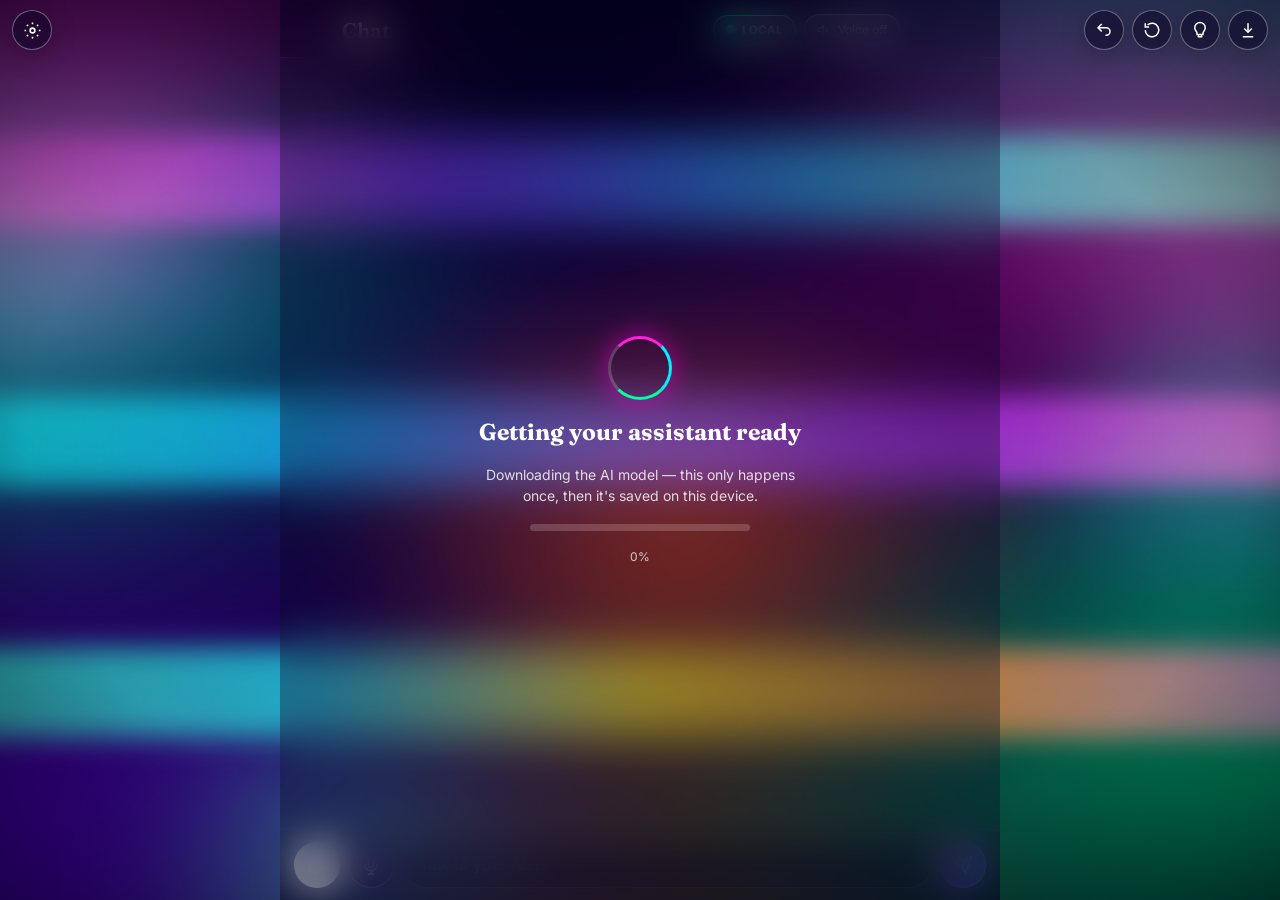
<file: ai-chat.html>
<!DOCTYPE html>
<html lang="en">
<head>
<meta charset="UTF-8">
<meta name="viewport" content="width=device-width, initial-scale=1.0, maximum-scale=1.0, user-scalable=no">
<title>Free AI — Neon Aurora</title>
<link id="manifestLink" rel="manifest">
<meta name="theme-color" content="#24006d">
<meta name="apple-mobile-web-app-capable" content="yes">
<meta name="apple-mobile-web-app-status-bar-style" content="black-translucent">
<meta name="apple-mobile-web-app-title" content="Free AI">
<style>
@import url('https://fonts.googleapis.com/css2?family=Fraunces:wght@500;600&family=Inter:wght@400;500;600&display=swap');
:root{--ink:#fff;--muted:rgba(255,255,255,.72);--border:rgba(255,255,255,.25);--pink:#ff20d9;--purple:#7b2cff;--blue:#168cff;--cyan:#00f0ff;--green:#00ff9d;}
*{box-sizing:border-box;-webkit-tap-highlight-color:transparent;}
html,body{width:100%;height:100%;margin:0;padding:0;overflow:hidden;background:#03000d;color:white;font-family:'Inter',-apple-system,BlinkMacSystemFont,sans-serif;overscroll-behavior:none;}
button,textarea,select{-webkit-appearance:none;appearance:none;}
#bg{position:fixed;inset:0;width:100vw;height:100vh;height:100dvh;overflow:hidden;z-index:0;pointer-events:none;background:radial-gradient(ellipse at center,#24006d 0%,#09002e 45%,#02000d 100%);transition:background .7s ease;}
#bg::before{content:"";position:absolute;width:170%;height:170%;left:-35%;top:-35%;background:radial-gradient(ellipse at 8% 18%,rgba(255,0,204,.95) 0%,rgba(255,0,204,0) 27%),radial-gradient(ellipse at 90% 15%,rgba(0,220,255,.92) 0%,rgba(0,220,255,0) 28%),radial-gradient(ellipse at 82% 72%,rgba(0,255,145,.78) 0%,rgba(0,255,145,0) 27%),radial-gradient(ellipse at 18% 82%,rgba(110,0,255,.92) 0%,rgba(110,0,255,0) 30%),radial-gradient(ellipse at 52% 55%,rgba(255,90,0,.70) 0%,rgba(255,90,0,0) 23%);filter:blur(48px);animation:cloudMove 18s ease-in-out infinite alternate;will-change:transform;}
#bg::after{content:"";position:absolute;width:180%;height:180%;left:-40%;top:-40%;background:radial-gradient(ellipse at 20% 40%,rgba(0,255,255,.72) 0%,rgba(0,255,255,0) 23%),radial-gradient(ellipse at 78% 34%,rgba(255,0,170,.78) 0%,rgba(255,0,170,0) 24%),radial-gradient(ellipse at 50% 90%,rgba(255,220,0,.58) 0%,rgba(255,220,0,0) 25%);filter:blur(65px);mix-blend-mode:screen;animation:cloudMove2 23s ease-in-out infinite alternate;will-change:transform;}
@keyframes cloudMove{0%{transform:rotate(0deg) scale(1) translate3d(-2%,-1%,0);}25%{transform:rotate(8deg) scale(1.08) translate3d(5%,-4%,0);}50%{transform:rotate(-5deg) scale(1.15) translate3d(-4%,6%,0);}75%{transform:rotate(12deg) scale(1.05) translate3d(6%,2%,0);}100%{transform:rotate(-8deg) scale(1.18) translate3d(-3%,-5%,0);}}
@keyframes cloudMove2{0%{transform:rotate(0deg) scale(1) translate3d(3%,0,0);}30%{transform:rotate(-12deg) scale(1.12) translate3d(-5%,5%,0);}60%{transform:rotate(10deg) scale(1.18) translate3d(4%,-4%,0);}100%{transform:rotate(-6deg) scale(1.08) translate3d(-6%,3%,0);}}
body.bg-eggshell{background:#f4f0e6;color:#171717;}
body.bg-eggshell #bg{background:#f4f0e6;}
body.bg-eggshell #bg::before,body.bg-eggshell #bg::after,body.bg-eggshell .aurora-ribbon,body.bg-eggshell .neon-glow{display:none;}
body.bg-eggshell .vignette{display:none;}
body.bg-gradient #bg{background:linear-gradient(125deg,#ff007a,#7b2cff,#168cff,#00eaff,#00ff9d,#ffe600);background-size:600% 600%;animation:gradientMove 14s ease infinite;}
body.bg-gradient #bg::before{opacity:.18;}
body.bg-gradient #bg::after{opacity:.12;}
@keyframes gradientMove{0%{background-position:0% 50%}25%{background-position:100% 20%}50%{background-position:100% 90%}75%{background-position:0% 80%}100%{background-position:0% 50%}}
.aurora-ribbon{position:absolute;width:160%;height:90px;left:-30%;border-radius:999px;filter:blur(14px);opacity:.78;mix-blend-mode:screen;will-change:transform;}
.ribbon1{top:15%;background:linear-gradient(90deg,transparent,#ff00cc,#7b2cff,#00ccff,#00ff9d,transparent);animation:ribbon1 13s ease-in-out infinite alternate;}
.ribbon2{top:44%;background:linear-gradient(90deg,transparent,#00f0ff,#168cff,#7b2cff,#ff20d9,transparent);animation:ribbon2 17s ease-in-out infinite alternate;}
.ribbon3{top:72%;background:linear-gradient(90deg,transparent,#00ff9d,#00f0ff,#ffe600,#ff6a00,#ff20d9,transparent);animation:ribbon3 15s ease-in-out infinite alternate;}
@keyframes ribbon1{0%{transform:translateX(-18%) translateY(0) rotate(-15deg) scaleY(1);}50%{transform:translateX(8%) translateY(35px) rotate(-7deg) scaleY(1.8);}100%{transform:translateX(-5%) translateY(-25px) rotate(-18deg) scaleY(1.2);}}
@keyframes ribbon2{0%{transform:translateX(12%) translateY(0) rotate(13deg) scaleY(1);}50%{transform:translateX(-10%) translateY(-45px) rotate(20deg) scaleY(1.7);}100%{transform:translateX(5%) translateY(30px) rotate(7deg) scaleY(1.25);}}
@keyframes ribbon3{0%{transform:translateX(-10%) translateY(0) rotate(-10deg) scaleY(1);}50%{transform:translateX(14%) translateY(-30px) rotate(-17deg) scaleY(1.8);}100%{transform:translateX(-2%) translateY(35px) rotate(-4deg) scaleY(1.3);}}
.neon-glow{position:absolute;width:280px;height:280px;border-radius:50%;filter:blur(75px);opacity:.44;mix-blend-mode:screen;will-change:transform;}
.glow1{background:#ff00cc;top:5%;left:-90px;animation:glow1 12s ease-in-out infinite alternate;}
.glow2{background:#00eaff;right:-90px;top:35%;animation:glow2 14s ease-in-out infinite alternate;}
.glow3{background:#00ff88;left:15%;bottom:-130px;animation:glow3 17s ease-in-out infinite alternate;}
@keyframes glow1{to{transform:translate3d(45vw,20vh,0) scale(1.4);}}
@keyframes glow2{to{transform:translate3d(-45vw,-20vh,0) scale(1.3);}}
@keyframes glow3{to{transform:translate3d(30vw,-35vh,0) scale(1.5);}}
.vignette{position:absolute;inset:0;background:radial-gradient(ellipse at center,transparent 28%,rgba(0,0,20,.20) 68%,rgba(0,0,15,.68) 100%);z-index:20;}
#bgButton{position:fixed;top:calc(10px + env(safe-area-inset-top));left:12px;z-index:100;width:40px;height:40px;border-radius:50%;border:1px solid rgba(255,255,255,.35);background:rgba(10,5,35,.55);color:white;display:flex;align-items:center;justify-content:center;backdrop-filter:blur(16px);-webkit-backdrop-filter:blur(16px);box-shadow:0 5px 25px rgba(0,0,0,.25);cursor:pointer;}
#bgButton svg{width:19px;height:19px;}
#bgButton:active{transform:scale(.92);}
#bgMenu{position:fixed;top:calc(58px + env(safe-area-inset-top));left:12px;z-index:101;width:205px;padding:8px;border-radius:17px;background:rgba(8,4,40,.88);border:1px solid rgba(255,255,255,.25);backdrop-filter:blur(22px);-webkit-backdrop-filter:blur(22px);box-shadow:0 18px 55px rgba(0,0,0,.4);opacity:0;transform:translateY(-7px) scale(.97);pointer-events:none;transition:.2s ease;}
#bgMenu.open{opacity:1;transform:none;pointer-events:auto;}
#recoverMenu{position:fixed;top:calc(58px + env(safe-area-inset-top));right:12px;z-index:101;width:230px;padding:8px;border-radius:17px;background:rgba(8,4,40,.88);border:1px solid rgba(255,255,255,.25);backdrop-filter:blur(22px);-webkit-backdrop-filter:blur(22px);box-shadow:0 18px 55px rgba(0,0,0,.4);opacity:0;transform:translateY(-7px) scale(.97);pointer-events:none;transition:.2s ease;}
#recoverMenu.open{opacity:1;transform:none;pointer-events:auto;}
.bgMenuTitle{font-size:12px;color:rgba(255,255,255,.65);padding:6px 9px 8px;}
.bgOption{width:100%;border:0;background:transparent;color:white;padding:10px;border-radius:11px;text-align:left;font-family:inherit;cursor:pointer;}
.bgOption:hover,.bgOption.active{background:rgba(255,255,255,.13);}
#toolbar{position:fixed;top:calc(10px + env(safe-area-inset-top));right:12px;z-index:100;display:flex;gap:8px;}
.toolbarBtn{width:40px;height:40px;border-radius:50%;border:1px solid rgba(255,255,255,.35);background:rgba(10,5,35,.55);color:white;display:flex;align-items:center;justify-content:center;backdrop-filter:blur(16px);-webkit-backdrop-filter:blur(16px);box-shadow:0 5px 25px rgba(0,0,0,.25);cursor:pointer;position:relative;}
.toolbarBtn svg{width:18px;height:18px;}
.toolbarBtn:active{transform:scale(.92);}
.toolbarBtn .dot{position:absolute;top:-2px;right:-2px;width:9px;height:9px;border-radius:50%;background:#00ff9d;box-shadow:0 0 8px #00ff9d;display:none;}
.toolbarBtn .dot.show{display:block;}
#toolbarMenu{position:fixed;top:calc(58px + env(safe-area-inset-top));right:12px;z-index:101;width:250px;padding:8px;border-radius:17px;background:rgba(8,4,40,.88);border:1px solid rgba(255,255,255,.25);backdrop-filter:blur(22px);-webkit-backdrop-filter:blur(22px);box-shadow:0 18px 55px rgba(0,0,0,.4);opacity:0;transform:translateY(-7px) scale(.97);pointer-events:none;transition:.2s ease;max-height:80vh;overflow-y:auto;}
#toolbarMenu.open{opacity:1;transform:none;pointer-events:auto;}
.tMenuTitle{font-size:12px;color:rgba(255,255,255,.65);padding:6px 9px 8px;}
.tOption{width:100%;border:0;background:transparent;color:white;padding:10px;border-radius:11px;text-align:left;font-family:inherit;cursor:pointer;font-size:13px;display:flex;align-items:center;justify-content:space-between;gap:8px;}
.tOption:hover{background:rgba(255,255,255,.13);}
.tOption .sub{font-size:11px;color:rgba(255,255,255,.55);display:block;margin-top:2px;}
#offlineBanner{position:fixed;top:calc(56px + env(safe-area-inset-top));left:50%;transform:translateX(-50%) translateY(-8px);z-index:99;padding:8px 16px;border-radius:999px;font-size:12px;background:rgba(255,150,0,.20);border:1px solid rgba(255,180,60,.55);color:#ffe1b0;backdrop-filter:blur(14px);-webkit-backdrop-filter:blur(14px);opacity:0;pointer-events:none;transition:.25s ease;white-space:nowrap;max-width:calc(100vw - 24px);overflow:hidden;text-overflow:ellipsis;}
#offlineBanner.show{opacity:1;transform:translateX(-50%) translateY(0);}
.modalShade{position:fixed;inset:0;z-index:200;background:rgba(2,0,10,.62);backdrop-filter:blur(6px);-webkit-backdrop-filter:blur(6px);display:none;align-items:center;justify-content:center;padding:20px;}
.modalShade.open{display:flex;}
.modalCard{width:min(380px,100%);max-height:80vh;overflow-y:auto;padding:22px;border-radius:22px;background:rgba(10,5,40,.92);border:1px solid rgba(255,255,255,.25);box-shadow:0 25px 80px rgba(0,0,0,.5);}
.modalCard.wide{width:min(620px,100%);}
.modalCard.mapCard{width:min(720px,100%);max-height:92vh;}
.modalShade.mapFloating{background:transparent;backdrop-filter:none;-webkit-backdrop-filter:none;pointer-events:none;align-items:flex-start;justify-content:center;padding:0;padding-top:calc(56px + env(safe-area-inset-top));}
.modalShade.mapFloating .mapCard{pointer-events:auto;width:min(680px,calc(100% - 20px));max-height:min(58vh,540px);background:rgba(8,4,35,.62);border:1px solid rgba(255,255,255,.30);box-shadow:0 20px 60px rgba(0,0,0,.45);}
#mapContainer{width:100%;height:min(42vh,380px);border-radius:14px;overflow:hidden;background:rgba(255,255,255,.06);margin:10px 0;opacity:.94;}
#gpsStatus{font-size:12.5px;line-height:1.6;background:rgba(255,255,255,.06);border:1px solid rgba(255,255,255,.15);border-radius:12px;padding:10px 12px;white-space:pre-line;}
.modalCard h2{margin:0 0 10px;font-family:'Fraunces',serif;font-size:19px;}
.modalCard p{font-size:13px;line-height:1.55;color:rgba(255,255,255,.82);margin:0 0 10px;}
.modalSteps{margin:12px 0;padding:0;list-style:none;}
.modalSteps li{display:flex;gap:10px;align-items:flex-start;font-size:13px;line-height:1.5;color:rgba(255,255,255,.85);padding:8px 0;border-bottom:1px solid rgba(255,255,255,.10);}
.modalSteps li:last-child{border-bottom:0;}
.stepNum{flex-shrink:0;width:22px;height:22px;border-radius:50%;background:linear-gradient(135deg,#ff20c8,#168cff);display:flex;align-items:center;justify-content:center;font-size:11px;font-weight:600;}
.modalActions{display:flex;gap:8px;margin-top:14px;flex-wrap:wrap;}
.modalActions button{flex:1;min-width:110px;padding:11px;border-radius:12px;border:1px solid rgba(255,255,255,.28);background:rgba(255,255,255,.09);color:white;cursor:pointer;font-size:13px;font-family:inherit;}
.modalActions button.primary{background:linear-gradient(135deg,#ff20c8,#7b2cff,#168cff);border-color:rgba(255,255,255,.45);}
.memoryList{display:flex;flex-direction:column;gap:8px;margin:12px 0;}
.memoryItem{display:flex;align-items:center;justify-content:space-between;gap:10px;padding:9px 11px;border-radius:11px;background:rgba(255,255,255,.08);border:1px solid rgba(255,255,255,.14);font-size:12.5px;}
.memoryItem .memText{flex:1;line-height:1.4;}
.memoryItem button{flex-shrink:0;border:0;background:transparent;color:rgba(255,255,255,.55);font-size:16px;cursor:pointer;padding:0 3px;}
.memoryEmpty{font-size:12.5px;color:rgba(255,255,255,.55);padding:10px 0;}
.convoList{display:flex;flex-direction:column;gap:8px;margin:12px 0;}
.convoItem{display:flex;align-items:center;justify-content:space-between;gap:10px;padding:10px 11px;border-radius:11px;background:rgba(255,255,255,.08);border:1px solid rgba(255,255,255,.14);font-size:12.5px;cursor:pointer;}
.convoItem:hover{background:rgba(255,255,255,.14);}
.convoItem .convoMain{flex:1;min-width:0;}
.convoItem .convoTitle{font-weight:600;margin-bottom:2px;white-space:nowrap;overflow:hidden;text-overflow:ellipsis;}
.convoItem .convoMeta{font-size:11px;color:rgba(255,255,255,.55);}
.convoItem .convoDel{flex-shrink:0;border:0;background:transparent;color:rgba(255,255,255,.55);font-size:16px;cursor:pointer;padding:0 3px;}
#codeViewerBody{white-space:pre;overflow-x:auto;font-family:ui-monospace,SFMono-Regular,Menlo,Consolas,monospace;font-size:11.5px;line-height:1.5;background:rgba(0,0,10,.55);border:1px solid rgba(255,255,255,.15);border-radius:12px;padding:12px;max-height:50vh;overflow-y:auto;color:#c9f7ff;}
#codeEditArea{width:100%;min-height:50vh;font-family:ui-monospace,SFMono-Regular,Menlo,Consolas,monospace;font-size:12px;line-height:1.5;background:rgba(0,0,10,.55);border:1px solid rgba(255,255,255,.15);border-radius:12px;padding:12px;color:#c9f7ff;resize:vertical;}
#cameraPreview{width:100%;border-radius:14px;background:#000;max-height:50vh;display:block;}
#cameraCanvas{display:none;}
#app{position:relative;z-index:5;width:100%;max-width:720px;height:100vh;height:100dvh;margin:0 auto;display:flex;flex-direction:column;overflow:hidden;}
#loading{position:absolute;inset:0;z-index:50;display:flex;flex-direction:column;align-items:center;justify-content:center;gap:18px;padding:32px;text-align:center;background:rgba(5,0,30,.30);backdrop-filter:blur(20px);-webkit-backdrop-filter:blur(20px);transition:opacity .5s ease,visibility .5s ease;}
#loading.hidden{opacity:0;visibility:hidden;pointer-events:none;}
.loading-mark{width:64px;height:64px;border-radius:50%;border:3px solid rgba(255,255,255,.20);border-top-color:#ff20d9;border-right-color:#00f0ff;border-bottom-color:#00ff9d;animation:spin .9s linear infinite;box-shadow:0 0 30px rgba(255,0,220,.55);}
@keyframes spin{to{transform:rotate(360deg)}}
#loading h1{margin:0;font-family:'Fraunces',serif;font-size:23px;}
#loading p{margin:0;max-width:330px;color:rgba(255,255,255,.82);font-size:14px;line-height:1.5;}
#loadingProgWrap{width:220px;height:7px;overflow:hidden;border-radius:999px;background:rgba(255,255,255,.18);}
#loadingProgBar{width:0%;height:100%;border-radius:999px;background:linear-gradient(90deg,#ff00cc,#7b2cff,#00ccff,#00ff9d);box-shadow:0 0 15px #00eaff;transition:width .25s ease;}
#loadingPct{color:rgba(255,255,255,.75);font-size:12px;}
#loadingError{display:none;max-width:320px;color:#ffb5d9;font-size:13px;line-height:1.5;}
#loadingCachedNote{display:none;max-width:320px;color:#b8ffd9;font-size:12.5px;line-height:1.5;}
header{flex-shrink:0;display:flex;align-items:center;justify-content:space-between;padding:calc(14px + env(safe-area-inset-top)) 100px 12px 62px;background:linear-gradient(180deg,rgba(5,0,30,.30),rgba(5,0,30,.08));border-bottom:1px solid rgba(255,255,255,.14);backdrop-filter:blur(14px);-webkit-backdrop-filter:blur(14px);}
header h1{margin:0;font-family:'Fraunces',serif;font-size:21px;font-weight:600;color:white;text-shadow:0 0 20px rgba(255,255,255,.35);}
#speakToggle{display:flex;align-items:center;gap:7px;padding:7px 12px;border-radius:999px;border:1px solid rgba(255,255,255,.30);background:rgba(255,255,255,.10);color:rgba(255,255,255,.78);backdrop-filter:blur(12px);-webkit-backdrop-filter:blur(12px);cursor:pointer;font-family:'Inter',sans-serif;font-size:12px;}
#speakToggle.on{color:white;border-color:rgba(255,100,220,.75);background:rgba(255,30,210,.20);box-shadow:0 0 18px rgba(255,20,210,.35);}
#speakToggle svg{width:14px;height:14px;}
#voicePanel{position:absolute;right:14px;top:calc(60px + env(safe-area-inset-top));z-index:40;width:min(300px,calc(100vw - 28px));padding:15px;border-radius:18px;background:rgba(8,4,40,.82);border:1px solid rgba(255,255,255,.25);backdrop-filter:blur(20px);-webkit-backdrop-filter:blur(20px);box-shadow:0 15px 50px rgba(0,0,0,.30);opacity:0;transform:translateY(-8px) scale(.98);pointer-events:none;transition:opacity .2s ease,transform .2s ease;}
#voicePanel.open{opacity:1;transform:none;pointer-events:auto;}
.voiceTitle{font-size:13px;font-weight:600;margin-bottom:10px;}
.voiceRow{display:flex;align-items:center;justify-content:space-between;gap:10px;margin-top:10px;}
.voiceRow label{font-size:12px;color:rgba(255,255,255,.72);}
#voiceSelect{width:100%;padding:8px;border-radius:10px;border:1px solid rgba(255,255,255,.20);background:rgba(0,0,20,.60);color:white;outline:none;}
#rateSlider{width:145px;accent-color:#ff35d6;}
#rateValue{min-width:45px;text-align:right;font-size:12px;}
#testVoiceBtn{width:100%;margin-top:12px;padding:9px;border-radius:10px;border:1px solid rgba(255,255,255,.25);background:rgba(255,255,255,.09);color:white;cursor:pointer;}
#mediaPanel{position:absolute;left:12px;right:12px;bottom:90px;z-index:35;max-height:60%;overflow:auto;padding:12px;border-radius:18px;background:rgba(7,3,30,.88);border:1px solid rgba(255,255,255,.22);backdrop-filter:blur(20px);-webkit-backdrop-filter:blur(20px);box-shadow:0 20px 70px rgba(0,0,0,.42);display:none;}
#mediaPanel.open{display:block;}
.mediaTop{display:flex;align-items:center;justify-content:space-between;margin-bottom:10px;}
.mediaTitle{font-weight:600;font-size:13px;}
.mediaClose{border:0;background:transparent;color:white;font-size:20px;cursor:pointer;}
.mediaContent img,.mediaContent video{display:block;width:100%;max-height:45vh;object-fit:contain;border-radius:12px;background:#000;}
.mediaContent img{min-height:80px;}
.mediaContent audio{width:100%;}
.mediaStatus{padding:20px;text-align:center;font-size:13px;color:rgba(255,255,255,.78);}
.mediaActions{display:flex;gap:8px;margin-top:10px;}
.mediaActions button,.mediaActions a{flex:1;min-width:0;padding:10px;border-radius:10px;border:1px solid rgba(255,255,255,.22);background:rgba(255,255,255,.09);color:white;text-align:center;text-decoration:none;font-size:12px;cursor:pointer;}
#log{flex:1;min-height:0;overflow-y:auto;padding:14px 16px 16px;display:flex;flex-direction:column;gap:14px;-webkit-overflow-scrolling:touch;scrollbar-width:none;}
#log::-webkit-scrollbar{display:none;}
.bubble-row{display:flex;width:100%;}
.bubble-row.user{justify-content:flex-end;}
.bubble-row.ai{justify-content:flex-start;}
.bubble{max-width:84%;padding:12px 16px;border-radius:20px;font-size:15px;line-height:1.5;word-break:break-word;white-space:pre-wrap;animation:bubbleIn .25s ease-out;box-shadow:0 8px 30px rgba(0,0,0,.18);}
@keyframes bubbleIn{from{opacity:0;transform:translateY(8px) scale(.98);}to{opacity:1;transform:none;}}
.bubble.ai{color:white;background:linear-gradient(135deg,rgba(90,30,180,.45),rgba(0,160,255,.25));border:1px solid rgba(255,255,255,.32);border-bottom-left-radius:5px;backdrop-filter:blur(18px);-webkit-backdrop-filter:blur(18px);}
.bubble.user{color:white;background:linear-gradient(135deg,rgba(20,5,80,.75),rgba(40,0,100,.65));border:1px solid rgba(100,220,255,.45);border-bottom-right-radius:5px;backdrop-filter:blur(18px);-webkit-backdrop-filter:blur(18px);}
.bubble.error{color:white;background:rgba(170,20,70,.58);border:1px solid rgba(255,120,170,.45);}
.bubble.notice{color:white;background:rgba(20,90,150,.38);border:1px solid rgba(100,220,255,.35);}
.bubble.permission{color:white;background:rgba(120,80,10,.42);border:1px solid rgba(255,205,100,.45);}
.permBtnRow{display:flex;gap:8px;margin-top:10px;}
.permBtnRow button{flex:1;padding:9px;border-radius:10px;border:1px solid rgba(255,255,255,.30);background:rgba(255,255,255,.12);color:white;font-family:inherit;font-size:12.5px;cursor:pointer;}
.permBtnRow button.allow{background:linear-gradient(135deg,#00c97a,#00a3ff);border-color:rgba(255,255,255,.45);}
.rewindRow{padding:8px 9px;}
.rewindRow .rewindLabel{font-size:12px;color:rgba(255,255,255,.7);margin-bottom:6px;display:flex;justify-content:space-between;}
.rewindRow input[type=range]{width:100%;accent-color:#ff35d6;}
.rewindRow button{width:100%;margin-top:8px;padding:9px;border-radius:10px;border:1px solid rgba(255,255,255,.28);background:rgba(255,255,255,.12);color:white;font-family:inherit;font-size:12.5px;cursor:pointer;}
.typing-dot{display:inline-block;width:6px;height:6px;border-radius:50%;background:white;margin-right:4px;box-shadow:0 0 10px #00eaff;animation:bounce 1.1s infinite;}
.typing-dot:nth-child(2){animation-delay:.15s;}
.typing-dot:nth-child(3){animation-delay:.30s;}
@keyframes bounce{0%,60%,100%{transform:translateY(0);opacity:.35;}30%{transform:translateY(-5px);opacity:1;}}
form#inputRow{flex-shrink:0;display:flex;align-items:flex-end;gap:8px;padding:10px 14px calc(12px + env(safe-area-inset-bottom));background:linear-gradient(0deg,rgba(5,0,30,.42),rgba(5,0,30,.08));border-top:1px solid rgba(255,255,255,.14);backdrop-filter:blur(14px);-webkit-backdrop-filter:blur(14px);}
#cmd{flex:1;min-width:0;max-height:120px;resize:none;outline:none;padding:12px 16px;border-radius:23px;border:1px solid rgba(255,255,255,.28);background:rgba(8,4,45,.44);color:white;caret-color:#00f0ff;font-family:'Inter',sans-serif;font-size:16px;line-height:1.4;backdrop-filter:blur(18px);-webkit-backdrop-filter:blur(18px);}
#cmd::placeholder{color:rgba(255,255,255,.62);}
#cmd:focus{border-color:rgba(0,240,255,.70);box-shadow:0 0 18px rgba(0,240,255,.18);}
#cmd:disabled{opacity:.5;}
button.round{width:46px;height:46px;flex-shrink:0;border-radius:50%;display:flex;align-items:center;justify-content:center;border:1px solid rgba(255,255,255,.30);cursor:pointer;color:white;}
button.round:active{transform:scale(.92);}
button.round:disabled{opacity:.35;cursor:not-allowed;}
#micBtn{background:rgba(30,10,90,.50);box-shadow:0 0 18px rgba(110,0,255,.20);backdrop-filter:blur(15px);-webkit-backdrop-filter:blur(15px);}
#micBtn.listening{background:linear-gradient(135deg,#ff008c,#ff3b00);border-color:rgba(255,255,255,.55);animation:micPulse 1s infinite;}
@keyframes micPulse{0%,100%{box-shadow:0 0 0 0 rgba(255,0,180,.45);}50%{box-shadow:0 0 0 10px rgba(255,0,180,0);}}
#sendBtn{background:linear-gradient(135deg,#ff20c8,#7b2cff,#168cff);border:1px solid rgba(255,255,255,.45);box-shadow:0 0 25px rgba(255,20,210,.35);}
#sendBtn:disabled{opacity:.4;}
button.round svg{width:20px;height:20px;}
body.bg-eggshell header,body.bg-eggshell form#inputRow{background:rgba(255,255,255,.38);border-color:rgba(0,0,0,.12);}
body.bg-eggshell header h1,body.bg-eggshell .bubble,body.bg-eggshell #speakToggle,body.bg-eggshell #cmd,body.bg-eggshell button.round{color:#171717;text-shadow:none;}
body.bg-eggshell #cmd{background:rgba(255,255,255,.65);border-color:rgba(0,0,0,.18);caret-color:#5b35ff;}
body.bg-eggshell #cmd::placeholder{color:rgba(0,0,0,.50);}
body.bg-eggshell .bubble.ai{color:#171717;background:rgba(255,255,255,.75);border-color:rgba(0,0,0,.12);}
body.bg-eggshell .bubble.user{color:#171717;background:rgba(230,225,215,.9);border-color:rgba(0,0,0,.12);}
body.bg-eggshell #speakToggle{background:rgba(255,255,255,.7);border-color:rgba(0,0,0,.16);}
body.bg-eggshell #micBtn{color:#171717;background:rgba(255,255,255,.7);}
body.bg-eggshell .toolbarBtn,body.bg-eggshell #bgButton{color:#171717;background:rgba(255,255,255,.7);border-color:rgba(0,0,0,.16);}
body.bg-eggshell #toolbarMenu,body.bg-eggshell #recoverMenu,body.bg-eggshell #bgMenu{background:rgba(255,255,255,.92);color:#171717;border-color:rgba(0,0,0,.14);}
body.bg-eggshell .tOption,body.bg-eggshell .bgOption{color:#171717;}
body.bg-eggshell .modalCard{background:rgba(255,255,255,.96);color:#171717;border-color:rgba(0,0,0,.14);}
body.bg-eggshell .modalCard p,body.bg-eggshell .modalSteps li{color:rgba(0,0,0,.72);}
body.bg-eggshell .memoryItem,body.bg-eggshell .convoItem{background:rgba(0,0,0,.06);border-color:rgba(0,0,0,.10);color:#171717;}
body.bg-eggshell #codeViewerBody,body.bg-eggshell #codeEditArea{background:rgba(0,0,0,.05);color:#0b3d4a;border-color:rgba(0,0,0,.14);}
#brainButton{display:flex;align-items:center;gap:7px;padding:7px 12px;border-radius:999px;border:1px solid rgba(0,255,157,.7);background:rgba(255,255,255,.10);color:rgba(255,255,255,.85);box-shadow:0 0 14px rgba(0,255,157,.18);font-family:'Inter',sans-serif;font-size:11.5px;backdrop-filter:blur(12px);-webkit-backdrop-filter:blur(12px);cursor:pointer;}
#brainButton .lamp{width:9px;height:9px;border-radius:50%;background:#00ff9d;box-shadow:0 0 6px #00ff9d,0 0 16px #00ff9d;animation:brainFlicker 1.2s infinite;flex-shrink:0;}
#brainButton.cloud{border-color:rgba(0,240,255,.8);box-shadow:0 0 14px rgba(0,240,255,.2);}
#brainButton.cloud .lamp{background:#00f0ff;box-shadow:0 0 6px #00f0ff,0 0 16px #00f0ff;}
#brainButton.auto{border-color:rgba(190,100,255,.8);}
#brainButton.auto .lamp{background:#bd65ff;box-shadow:0 0 6px #bd65ff,0 0 16px #bd65ff;}
#brainButton.error{border-color:rgba(255,120,80,.85);}
#brainButton.error .lamp{background:#ff7850;box-shadow:0 0 6px #ff7850,0 0 16px #ff7850;animation:none;}
@keyframes brainFlicker{0%,18%,22%,64%,70%,100%{opacity:1}20%,68%{opacity:.4}69%{opacity:.9}}
#brainMenu{position:fixed;right:12px;top:calc(60px + env(safe-area-inset-top));z-index:102;width:min(300px,calc(100vw - 24px));padding:12px;border-radius:18px;background:rgba(8,4,40,.90);border:1px solid rgba(255,255,255,.25);backdrop-filter:blur(20px);-webkit-backdrop-filter:blur(20px);box-shadow:0 18px 55px rgba(0,0,0,.4);opacity:0;transform:translateY(-8px) scale(.98);pointer-events:none;transition:.2s ease;}
#brainMenu.open{opacity:1;transform:none;pointer-events:auto;}
.brainModeBtn{width:100%;display:flex;align-items:center;justify-content:space-between;gap:10px;margin:5px 0;padding:10px 11px;border-radius:12px;border:1px solid rgba(255,255,255,.14);background:rgba(255,255,255,.06);color:#fff;text-align:left;font-family:inherit;cursor:pointer;}
.brainModeBtn.active{border-color:rgba(255,255,255,.5);background:rgba(255,255,255,.14);}
.brainModeBtn b{display:block;font-size:12.5px;}
.brainModeBtn span{display:block;color:rgba(255,255,255,.6);font-size:10.5px;margin-top:2px;}
.cloudField{margin:10px 0;}
.cloudField label{display:block;font-size:11px;color:rgba(255,255,255,.65);margin-bottom:5px;}
.cloudField input{width:100%;padding:9px 10px;border-radius:10px;border:1px solid rgba(255,255,255,.22);background:rgba(0,0,20,.55);color:#fff;outline:none;font-family:inherit;font-size:13px;}
body.bg-eggshell #brainButton{color:#171717;background:rgba(255,255,255,.7);}
body.bg-eggshell #brainMenu{background:rgba(255,255,255,.94);color:#171717;border-color:rgba(0,0,0,.14);}
body.bg-eggshell .brainModeBtn{color:#171717;}
body.bg-eggshell .cloudField input{background:rgba(255,255,255,.65);color:#171717;border-color:rgba(0,0,0,.18);}
@media(max-width:720px){.bubble{max-width:89%;}}
@media(prefers-reduced-motion:reduce){#bg::before,#bg::after,.aurora-ribbon,.neon-glow,#bg{animation-duration:40s;}}
</style>
</head>
<body>
<div id="bg">
  <div class="aurora-ribbon ribbon1"></div>
  <div class="aurora-ribbon ribbon2"></div>
  <div class="aurora-ribbon ribbon3"></div>
  <div class="neon-glow glow1"></div>
  <div class="neon-glow glow2"></div>
  <div class="neon-glow glow3"></div>
  <div class="vignette"></div>
</div>
<button id="bgButton" type="button" title="Change background" aria-label="Change background">
  <svg viewBox="0 0 24 24" fill="none" stroke="currentColor" stroke-width="2"><circle cx="12" cy="12" r="3"></circle><path d="M12 2v2M12 20v2M4.93 4.93l1.42 1.42M17.65 17.65l1.42 1.42M2 12h2M20 12h2M4.93 19.07l1.42-1.42M17.65 6.35l1.42-1.42"></path></svg>
</button>
<div id="bgMenu">
  <div class="bgMenuTitle">Background</div>
  <button class="bgOption" data-bg="aurora" type="button">🌌 Neon Aurora</button>
  <button class="bgOption" data-bg="gradient" type="button">🌈 Color-changing gradient</button>
  <button class="bgOption" data-bg="eggshell" type="button">🥚 Plain eggshell</button>
</div>
<div id="toolbar">
  <button id="rollbackBtn" class="toolbarBtn" type="button" title="Crash log & rollback" aria-label="Rollback">
    <svg viewBox="0 0 24 24" fill="none" stroke="currentColor" stroke-width="2"><path d="M9 14L4 9l5-5"/><path d="M4 9h11a5 5 0 0 1 0 10h-1"/></svg>
  </button>
  <button id="recoverBtn" class="toolbarBtn" type="button" title="Stuck? Tap to recover" aria-label="Recover">
    <svg viewBox="0 0 24 24" fill="none" stroke="currentColor" stroke-width="2"><path d="M3 12a9 9 0 1 0 3-6.7"/><path d="M3 3v5h5"/></svg>
  </button>
  <div id="recoverMenu">
    <div class="bgMenuTitle">Stuck? Try one of these</div>
    <button class="bgOption" id="recoverRefresh" type="button">🔄 Refresh the app</button>
    <div class="rewindRow">
      <div class="rewindLabel"><span>⏪ Rewind messages</span><span id="rewindRangeValue">10</span></div>
      <input id="rewindRange" type="range" min="1" max="20" step="1" value="10">
      <button type="button" id="recoverRewindConfirm">Rewind</button>
    </div>
  </div>
  <button id="memoryBtn" class="toolbarBtn" type="button" title="What it remembers" aria-label="Memory">
    <svg viewBox="0 0 24 24" fill="none" stroke="currentColor" stroke-width="2"><path d="M12 2a7 7 0 00-7 7c0 2.5 1.2 4 2.3 5.2.5.6.7 1 .7 1.8V18h8v-2c0-.8.2-1.2.7-1.8C17.8 13 19 11.5 19 9a7 7 0 00-7-7z"/><path d="M9 21h6"/><path d="M10 18v3M14 18v3"/></svg>
  </button>
  <button id="installBtn" class="toolbarBtn" type="button" title="Save to home screen" aria-label="Install">
    <svg viewBox="0 0 24 24" fill="none" stroke="currentColor" stroke-width="2"><path d="M12 3v12"/><path d="M7 10l5 5 5-5"/><path d="M5 21h14"/></svg>
    <span class="dot" id="installDot"></span>
  </button>
</div>
<div id="toolbarMenu">
  <div class="tMenuTitle">More</div>
  <button class="tOption" id="tInstall" type="button"><span>📲 Save to home screen<span class="sub">Use it like an app, no browser bar</span></span></button>
  <button class="tOption" id="tMemory" type="button"><span>🧠 What it remembers<span class="sub">Names, topics, saved facts</span></span></button>
  <button class="tOption" id="tConvos" type="button"><span>💬 Saved conversations<span class="sub">Full chat history, saved on this device</span></span></button>
  <button class="tOption" id="tCode" type="button"><span>🧩 View / edit app code<span class="sub">See and modify this app's own source</span></span></button>
  <button class="tOption" id="tDownloads" type="button"><span>📡 What's been downloaded<span class="sub">Everything fetched from the internet this session</span></span></button>
  <button class="tOption" id="tMap" type="button"><span>🗺️ Map &amp; GPS<span class="sub">Real location with roads &amp; streets, floats over chat</span></span></button>
  <button class="tOption" id="tCamera" type="button"><span>📷 Camera<span class="sub">Take a photo or video (asks permission first)</span></span></button>
  <button class="tOption" id="tExport" type="button"><span>📤 Export memory &amp; chats<span class="sub">Save a file to move to another install</span></span></button>
  <button class="tOption" id="tImport" type="button"><span>📥 Import memory &amp; chats<span class="sub">Load a file exported from another install</span></span></button>
  <input id="importInput" type="file" accept="application/json" hidden>
  <button class="tOption" id="tForget" type="button"><span>🗑️ Forget everything<span class="sub">Clears saved memory only</span></span></button>
</div>
<div id="offlineBanner"></div>
<div class="modalShade" id="installModalShade">
  <div class="modalCard">
    <h2 id="installModalTitle">Save to your home screen</h2>
    <p id="installModalBody">Once installed, this opens like its own app and the AI model stays saved on this device — no internet needed to chat after the first setup.</p>
    <ol class="modalSteps" id="installSteps"></ol>
    <div class="modalActions">
      <button type="button" id="installModalClose">Close</button>
      <button type="button" id="installModalGo" class="primary" style="display:none;">Install</button>
    </div>
  </div>
</div>
<div class="modalShade" id="memoryModalShade">
  <div class="modalCard">
    <h2>What I remember</h2>
    <p>Saved only on this device. Nothing here is sent anywhere — it's just used to keep our conversations feeling continuous.</p>
    <div class="memoryList" id="memoryList"></div>
    <div class="modalActions">
      <button type="button" id="memoryModalClose">Close</button>
      <button type="button" id="memoryClearAll" class="primary">Forget all</button>
    </div>
  </div>
</div>
<div class="modalShade" id="cloudModalShade">
  <div class="modalCard">
    <h2>🔵 Cloud connection</h2>
    <p>Use an OpenAI-compatible chat endpoint, or your own proxy. A key stored in this browser can be exposed to anyone using this device or a public deployment — for a shared deployment, a server-side proxy is safer than a browser-stored key. No key is ever hardcoded into this app.</p>
    <div class="cloudField"><label>Endpoint URL</label><input id="cloudEndpointInput" placeholder="https://your-server.example/v1/chat/completions"></div>
    <div class="cloudField"><label>API key (optional, stored only on this device)</label><input id="cloudKeyInput" type="password"></div>
    <div class="cloudField"><label>Model</label><input id="cloudModelInput" placeholder="gpt-4o-mini"></div>
    <div id="cloudTestResult" style="font-size:12px;color:rgba(255,255,255,.75);margin:4px 0 0;display:none;"></div>
    <div class="modalActions">
      <button type="button" id="cloudSaveBtn" class="primary">Save</button>
      <button type="button" id="cloudTestBtn">Test connection</button>
      <button type="button" id="cloudModalClose">Close</button>
    </div>
  </div>
</div>
<div class="modalShade" id="convoModalShade">
  <div class="modalCard">
    <h2>Saved conversations</h2>
    <p>Every conversation is saved on this device automatically, so you can pick up where you left off. Tap one to reload it, or delete it.</p>
    <div class="convoList" id="convoList"></div>
    <div class="modalActions">
      <button type="button" id="convoNewBtn">➕ New conversation</button>
      <button type="button" id="convoContinueBtn">🔗 Continue in new conversation</button>
      <button type="button" id="convoModalClose">Close</button>
    </div>
  </div>
</div>
<div class="modalShade" id="codeModalShade">
  <div class="modalCard wide">
    <h2>App code</h2>
    <p id="codeModalDesc">This is this app's own HTML/CSS/JS source, read live from the file itself. You can view it, or switch to Edit to change it and save a modified copy back to this device.</p>
    <div id="codeViewerBody"></div>
    <textarea id="codeEditArea" style="display:none;" spellcheck="false"></textarea>
    <input id="codeFileInput" type="file" accept=".html,.htm,text/html,text/plain" hidden>
    <div class="modalActions">
      <button type="button" id="codeToggleEdit">✏️ Edit</button>
      <button type="button" id="codeCopyBtn">📋 Copy</button>
      <button type="button" id="codeDownloadBtn" class="primary">⬇️ Save as file</button>
      <button type="button" id="codeUploadBtn">📁 Load a file</button>
      <button type="button" id="codeRunUploadedBtn">⚠️ Run loaded file now</button>
      <button type="button" id="codeModalClose">Close</button>
    </div>
  </div>
</div>
<div class="modalShade" id="mapModalShade">
  <div class="modalCard wide mapCard">
    <h2>Map &amp; GPS</h2>
    <p>Your position comes straight from this device's real GPS chip — no internet or mobile data needed for the position fix itself. The map picture streams from OpenStreetMap and needs internet to load each area the first time. This panel floats over the chat so you can keep talking while you look at it.</p>
    <div id="gpsStatus">Tap "Start GPS" to get a position fix.</div>
    <div id="mapContainer"></div>
    <div id="routeStatus" style="display:none;font-size:12.5px;line-height:1.6;background:rgba(255,255,255,.06);border:1px solid rgba(255,255,255,.15);border-radius:12px;padding:10px 12px;margin:10px 0;"></div>
    <div class="modalActions">
      <button type="button" id="gpsStartBtn" class="primary">📡 Start GPS</button>
      <button type="button" id="routePlannerBtn" class="primary">🧭 Plan a route</button>
      <button type="button" id="waypointSaveBtn">📍 Save waypoint here</button>
      <button type="button" id="waypointListBtn">📋 Waypoints</button>
      <button type="button" id="view3DBtn" disabled>🏔️ View route in 3D</button>
      <button type="button" id="mapModalClose">Close</button>
    </div>
  </div>
</div>
<!-- ROUTE PLANNER: start point + finish point menu -->
<div class="modalShade" id="routePlannerModalShade">
  <div class="modalCard">
    <h2>Plan a route</h2>
    <p>Pick a start and a destination. This gets a real, road-following route (not a straight line), then opens the 3D view. If GPS tracking is running, you'll get spoken turn alerts as you drive.</p>
    <div class="voiceRow"><label>Start</label></div>
    <select id="routeStartSelect"></select>
    <div class="voiceRow" style="margin-top:12px;"><label>Destination</label></div>
    <select id="routeDestSelect"></select>
    <div class="modalActions">
      <button type="button" id="routePlanGoBtn" class="primary">🧭 Get route</button>
      <button type="button" id="routePlannerClose">Close</button>
    </div>
  </div>
</div>
<!-- 3D TERRAIN VIEW: MapLibre GL JS + free AWS elevation tiles, real route line -->
<div class="modalShade" id="terrain3DModalShade">
  <div class="modalCard wide" style="padding:0;overflow:hidden;">
    <div id="terrain3DStatus" style="padding:14px 16px 0;font-size:12.5px;color:rgba(255,255,255,.75);"></div>
    <div id="terrain3DContainer" style="width:100%;height:64vh;background:#000;"></div>
    <div class="modalActions" style="padding:14px;">
      <button type="button" id="terrain3DClose">Close</button>
    </div>
  </div>
</div>
<div class="modalShade" id="waypointModalShade">
  <div class="modalCard">
    <h2>Saved waypoints</h2>
    <p>Stored on this device only — works fully offline. Tap "🧭 Route" on any waypoint to get a real road-following route from your current GPS position.</p>
    <div class="convoList" id="waypointList"></div>
    <div class="modalActions"><button type="button" id="waypointModalClose">Close</button></div>
  </div>
</div>
<!-- CAMERA MODAL: 📷 Take a photo/video, plus 👁️ vision watch mode -->
<div class="modalShade" id="cameraModalShade">
  <div class="modalCard wide">
    <h2>Camera</h2>
    <p id="cameraModalDesc">This uses your device's real camera. Nothing is captured until you tap the shutter — nothing is ever sent off this device.</p>
    <video id="cameraPreview" autoplay playsinline muted></video>
    <canvas id="cameraCanvas"></canvas>
    <div id="cameraWatchStatus" style="display:none;font-size:12px;color:rgba(255,255,255,.7);margin-top:8px;line-height:1.5;"></div>
    <div class="modalActions">
      <button type="button" id="cameraSwitchBtn">🔄 Switch camera</button>
      <button type="button" id="cameraSnapBtn" class="primary">📸 Take photo</button>
      <button type="button" id="cameraRecordBtn">⏺️ Record video</button>
      <button type="button" id="cameraWatchBtn">👁️ Let her see (real vision)</button>
      <button type="button" id="cameraModalClose">Close</button>
    </div>
  </div>
</div>
<div class="modalShade" id="rollbackModalShade">
  <div class="modalCard wide">
    <h2>Crash log &amp; rollback</h2>
    <p>Real crashes get saved here automatically with their actual error and stack trace. Checkpoints are safe, working snapshots saved automatically each time the app starts up cleanly. Restoring a checkpoint swaps this browser tab back to that snapshot; it doesn't change the real file hosted on EdgeOne.</p>
    <div id="rollbackBody"></div>
    <div class="modalActions">
      <button type="button" id="saveCheckpointBtn">💾 Save checkpoint now</button>
      <button type="button" id="rollbackModalClose">Close</button>
    </div>
  </div>
</div>
<div id="app">
  <div id="loading">
    <div class="loading-mark"></div>
    <h1>Getting your assistant ready</h1>
    <p id="loadingMsg">Downloading the AI model — this only happens once, then it's saved on this device.</p>
    <div id="loadingProgWrap"><div id="loadingProgBar"></div></div>
    <div id="loadingPct">0%</div>
    <div id="loadingCachedNote"></div>
    <div id="loadingError"></div>
  </div>
  <header>
    <h1>Chat</h1>
    <div style="display:flex;align-items:center;gap:8px;">
      <button id="brainButton" type="button" title="Brain mode">
        <span class="lamp"></span>
        <strong id="brainLabel">LOCAL</strong>
      </button>
      <button id="speakToggle" type="button" title="Voice settings">
        <svg viewBox="0 0 24 24" fill="none" stroke="currentColor" stroke-width="2"><path d="M11 5L6 9H2v6h4l5 4V5z"/><path d="M15.5 8.5a5 5 0 010 7"/></svg>
        <span id="speakLabel">Voice off</span>
      </button>
    </div>
  </header>
  <div id="voicePanel">
    <div class="voiceTitle">🎙️ Voice settings</div>
    <div class="voiceRow"><label>Voice</label></div>
    <select id="voiceSelect"><option>Loading voices…</option></select>
    <div class="voiceRow"><label for="rateSlider">Speed</label><input id="rateSlider" type="range" min="0.75" max="1.15" step="0.01" value="0.94"><span id="rateValue">0.94×</span></div>
    <button id="testVoiceBtn" type="button">🔊 Test voice</button>
  </div>
  <div id="brainMenu">
    <div class="bgMenuTitle">🧠 Brain mode</div>
    <button class="brainModeBtn active" data-mode="local" type="button">
      <div><b>🟢 LOCAL</b><span>Always on-device — works fully offline, never sent anywhere.</span></div>
    </button>
    <button class="brainModeBtn" data-mode="auto" type="button">
      <div><b>🟣 AUTO</b><span>Uses your configured cloud endpoint when available, falls back to local.</span></div>
    </button>
    <button class="brainModeBtn" data-mode="cloud" type="button">
      <div><b>🔵 CLOUD</b><span>Sends the conversation to your configured cloud endpoint.</span></div>
    </button>
    <button class="tOption" id="brainCloudSettingsBtn" type="button" style="margin-top:6px;">⚙️ Cloud settings</button>
  </div>
  <div id="mediaPanel">
    <div class="mediaTop"><div class="mediaTitle" id="mediaTitle">Media</div><button class="mediaClose" id="mediaClose" type="button">×</button></div>
    <div id="mediaContent" class="mediaContent"></div>
    <div id="mediaActions" class="mediaActions"></div>
  </div>
  <div id="log"></div>
  <form id="inputRow">
    <button id="attachBtn" class="round" type="button" title="Attach a photo">
      <svg viewBox="0 0 24 24" fill="none" stroke="currentColor" stroke-width="2"><path d="M21.44 11.05l-9.19 9.19a5.5 5.5 0 01-7.78-7.78l9.2-9.19a3.5 3.5 0 014.95 4.95l-9.2 9.19a1.5 1.5 0 01-2.12-2.12l8.49-8.48"/></svg>
    </button>
    <input id="attachInput" type="file" accept="image/*" hidden>
    <button id="micBtn" class="round" type="button" title="Speak — stays on until you tap again">
      <svg viewBox="0 0 24 24" fill="none" stroke="currentColor" stroke-width="2"><path d="M12 1a3 3 0 00-3 3v8a3 3 0 006 0V4a3 3 0 00-3-3z"/><path d="M19 10v2a7 7 0 01-14 0v-2"/><path d="M12 19v4"/><path d="M8 23h8"/></svg>
    </button>
    <textarea id="cmd" rows="1" placeholder="Talk to your AI…" disabled></textarea>
    <button id="sendBtn" class="round" type="submit" disabled>
      <svg viewBox="0 0 24 24" fill="none" stroke="currentColor" stroke-width="2"><path d="M22 2L11 13"/><path d="M22 2l-7 20-4-9-9-4 20-7z"/></svg>
    </button>
  </form>
</div>
<script type="module">
import * as webllm from "https://esm.run/@mlc-ai/web-llm";

const MODEL_ID = "Llama-3.2-1B-Instruct-q4f16_1-MLC";

const IMAGE_GENERATORS = [
  prompt => "https://image.pollinations.ai/prompt/" + encodeURIComponent(prompt) + "?width=1024&height=1024&nologo=true&enhance=true",
  prompt => "https://pollinations.ai/p/" + encodeURIComponent(prompt.replace(/\s+/g,"_"))
];

const loadingEl = document.getElementById("loading");
const loadingMsg = document.getElementById("loadingMsg");
const loadingProgBar = document.getElementById("loadingProgBar");
const loadingPct = document.getElementById("loadingPct");
const loadingError = document.getElementById("loadingError");
const loadingCachedNote = document.getElementById("loadingCachedNote");

const logEl = document.getElementById("log");
const form = document.getElementById("inputRow");
const input = document.getElementById("cmd");
const sendBtn = document.getElementById("sendBtn");
const micBtn = document.getElementById("micBtn");
const attachBtn = document.getElementById("attachBtn");
const attachInput = document.getElementById("attachInput");

const speakToggle = document.getElementById("speakToggle");
const speakLabel = document.getElementById("speakLabel");
const voicePanel = document.getElementById("voicePanel");
const voiceSelect = document.getElementById("voiceSelect");
const rateSlider = document.getElementById("rateSlider");
const rateValue = document.getElementById("rateValue");
const testVoiceBtn = document.getElementById("testVoiceBtn");

const bgButton = document.getElementById("bgButton");
const bgMenu = document.getElementById("bgMenu");
const bgOptions = document.querySelectorAll(".bgOption");

const mediaPanel = document.getElementById("mediaPanel");
const mediaContent = document.getElementById("mediaContent");
const mediaActions = document.getElementById("mediaActions");
const mediaTitle = document.getElementById("mediaTitle");
const mediaClose = document.getElementById("mediaClose");

const toolbarMenu = document.getElementById("toolbarMenu");
const recoverBtn = document.getElementById("recoverBtn");
const recoverMenu = document.getElementById("recoverMenu");
const recoverRefresh = document.getElementById("recoverRefresh");
const rewindRange = document.getElementById("rewindRange");
const rewindRangeValue = document.getElementById("rewindRangeValue");
const recoverRewindConfirm = document.getElementById("recoverRewindConfirm");
const memoryBtn = document.getElementById("memoryBtn");
const installBtn = document.getElementById("installBtn");
const installDot = document.getElementById("installDot");
const tInstall = document.getElementById("tInstall");
const tMemory = document.getElementById("tMemory");
const tConvos = document.getElementById("tConvos");
const tCode = document.getElementById("tCode");
const tDownloads = document.getElementById("tDownloads");
const tExport = document.getElementById("tExport");
const tImport = document.getElementById("tImport");
const importInput = document.getElementById("importInput");
const tForget = document.getElementById("tForget");

const offlineBanner = document.getElementById("offlineBanner");

const installModalShade = document.getElementById("installModalShade");
const installModalTitle = document.getElementById("installModalTitle");
const installModalBody = document.getElementById("installModalBody");
const installSteps = document.getElementById("installSteps");
const installModalClose = document.getElementById("installModalClose");
const installModalGo = document.getElementById("installModalGo");

const memoryModalShade = document.getElementById("memoryModalShade");
const memoryList = document.getElementById("memoryList");
const memoryModalClose = document.getElementById("memoryModalClose");
const memoryClearAll = document.getElementById("memoryClearAll");

const convoModalShade = document.getElementById("convoModalShade");
const convoList = document.getElementById("convoList");
const convoModalClose = document.getElementById("convoModalClose");
const convoNewBtn = document.getElementById("convoNewBtn");
const convoContinueBtn = document.getElementById("convoContinueBtn");

const codeModalShade = document.getElementById("codeModalShade");
const codeViewerBody = document.getElementById("codeViewerBody");
const codeEditArea = document.getElementById("codeEditArea");
const codeToggleEdit = document.getElementById("codeToggleEdit");
const codeCopyBtn = document.getElementById("codeCopyBtn");
const codeDownloadBtn = document.getElementById("codeDownloadBtn");
const codeUploadBtn = document.getElementById("codeUploadBtn");
const codeFileInput = document.getElementById("codeFileInput");
const codeRunUploadedBtn = document.getElementById("codeRunUploadedBtn");
const codeModalClose = document.getElementById("codeModalClose");

const tMap = document.getElementById("tMap");
const mapModalShade = document.getElementById("mapModalShade");
const mapContainer = document.getElementById("mapContainer");
const gpsStatus = document.getElementById("gpsStatus");
const gpsStartBtn = document.getElementById("gpsStartBtn");
const waypointSaveBtn = document.getElementById("waypointSaveBtn");
const waypointListBtn = document.getElementById("waypointListBtn");
const mapModalClose = document.getElementById("mapModalClose");
const waypointModalShade = document.getElementById("waypointModalShade");
const waypointList = document.getElementById("waypointList");
const waypointModalClose = document.getElementById("waypointModalClose");
const routeStatus = document.getElementById("routeStatus");
const view3DBtn = document.getElementById("view3DBtn");
const terrain3DModalShade = document.getElementById("terrain3DModalShade");
const terrain3DContainer = document.getElementById("terrain3DContainer");
const terrain3DStatus = document.getElementById("terrain3DStatus");
const terrain3DClose = document.getElementById("terrain3DClose");
const routePlannerBtn = document.getElementById("routePlannerBtn");
const routePlannerModalShade = document.getElementById("routePlannerModalShade");
const routeStartSelect = document.getElementById("routeStartSelect");
const routeDestSelect = document.getElementById("routeDestSelect");
const routePlanGoBtn = document.getElementById("routePlanGoBtn");
const routePlannerClose = document.getElementById("routePlannerClose");

const tCamera = document.getElementById("tCamera");
const cameraModalShade = document.getElementById("cameraModalShade");
const cameraModalDesc = document.getElementById("cameraModalDesc");
const cameraPreview = document.getElementById("cameraPreview");
const cameraCanvas = document.getElementById("cameraCanvas");
const cameraSwitchBtn = document.getElementById("cameraSwitchBtn");
const cameraSnapBtn = document.getElementById("cameraSnapBtn");
const cameraRecordBtn = document.getElementById("cameraRecordBtn");
const cameraModalClose = document.getElementById("cameraModalClose");
const cameraWatchStatus = document.getElementById("cameraWatchStatus");
const cameraWatchBtn = document.getElementById("cameraWatchBtn");

const rollbackBtn = document.getElementById("rollbackBtn");
const rollbackModalShade = document.getElementById("rollbackModalShade");
const rollbackBody = document.getElementById("rollbackBody");
const saveCheckpointBtn = document.getElementById("saveCheckpointBtn");
const rollbackModalClose = document.getElementById("rollbackModalClose");

const brainButton = document.getElementById("brainButton");
const brainLabel = document.getElementById("brainLabel");
const brainMenu = document.getElementById("brainMenu");
const brainCloudSettingsBtn = document.getElementById("brainCloudSettingsBtn");
const cloudModalShade = document.getElementById("cloudModalShade");
const cloudEndpointInput = document.getElementById("cloudEndpointInput");
const cloudKeyInput = document.getElementById("cloudKeyInput");
const cloudModelInput = document.getElementById("cloudModelInput");
const cloudTestResult = document.getElementById("cloudTestResult");
const cloudSaveBtn = document.getElementById("cloudSaveBtn");
const cloudTestBtn = document.getElementById("cloudTestBtn");
const cloudModalClose = document.getElementById("cloudModalClose");

let engine = null;
let busy = false;
let generationToken = 0;
let speechJob = 0;
let speechWatchdog = null;
let speechUnlocked = false;
let availableVoices = [];

let selectedVoiceName = localStorage.getItem("free_ai_voice_name") || "";
let speakReplies = localStorage.getItem("free_ai_voice") === "1";
let speechRate = Number(localStorage.getItem("free_ai_voice_rate") || "0.94");

const speechSupported = "speechSynthesis" in window && "SpeechSynthesisUtterance" in window;

/* ========== BACKGROUND ========== */
const savedBackground = localStorage.getItem("free_ai_background") || "aurora";
function setBackground(mode){
  document.body.classList.remove("bg-eggshell","bg-gradient");
  if(mode === "eggshell") document.body.classList.add("bg-eggshell");
  if(mode === "gradient") document.body.classList.add("bg-gradient");
  bgOptions.forEach(btn=>{ btn.classList.toggle("active", btn.dataset.bg === mode); });
  localStorage.setItem("free_ai_background", mode);
}
setBackground(savedBackground);

bgButton.addEventListener("click", e=>{ e.stopPropagation(); toolbarMenu.classList.remove("open"); bgMenu.classList.toggle("open"); });
bgOptions.forEach(btn=>{ btn.addEventListener("click", ()=>{ setBackground(btn.dataset.bg); bgMenu.classList.remove("open"); }); });
memoryBtn.addEventListener("click", e=>{ e.stopPropagation(); bgMenu.classList.remove("open"); toolbarMenu.classList.toggle("open"); });
installBtn.addEventListener("click", e=>{ e.stopPropagation(); bgMenu.classList.remove("open"); toolbarMenu.classList.toggle("open"); });
recoverBtn.addEventListener("click", e=>{ e.stopPropagation(); bgMenu.classList.remove("open"); toolbarMenu.classList.remove("open"); recoverMenu.classList.toggle("open"); });
document.addEventListener("click", e=>{
  if(!bgMenu.contains(e.target) && !bgButton.contains(e.target)) bgMenu.classList.remove("open");
  if(!toolbarMenu.contains(e.target) && !memoryBtn.contains(e.target) && !installBtn.contains(e.target)) toolbarMenu.classList.remove("open");
  if(!recoverMenu.contains(e.target) && !recoverBtn.contains(e.target)) recoverMenu.classList.remove("open");
  if(!brainMenu.contains(e.target) && !brainButton.contains(e.target)) brainMenu.classList.remove("open");
});

/* ==========================================================
   BRAIN ROUTER — LOCAL / AUTO / CLOUD
   ----------------------------------------------------------
   LOCAL always uses the on-device WebLLM engine (requestAI below) —
   genuinely local, no network call, works fully offline once the
   model is cached. CLOUD sends the same assembled message context
   (memory, digest, vision, crash-awareness — all built exactly as
   before) to a user-configured OpenAI-compatible endpoint. AUTO
   prefers CLOUD when a cloud endpoint is configured, and silently
   falls back to LOCAL if the cloud call fails or none is configured.
   No API key is ever hardcoded here — it's only ever what the user
   types into Cloud settings, stored in this browser's localStorage.
========================================================== */
const BRAIN_MODE_KEY = "free_ai_brain_mode_v1";
const CLOUD_ENDPOINT_KEY = "free_ai_cloud_endpoint_v1";
const CLOUD_KEY_KEY = "free_ai_cloud_key_v1";
const CLOUD_MODEL_KEY = "free_ai_cloud_model_v1";

let mode = localStorage.getItem(BRAIN_MODE_KEY) || "local";
if(!["local","auto","cloud"].includes(mode)) mode = "local";

function cloudConfig(){
  return {
    endpoint: localStorage.getItem(CLOUD_ENDPOINT_KEY) || "",
    key: localStorage.getItem(CLOUD_KEY_KEY) || "",
    model: localStorage.getItem(CLOUD_MODEL_KEY) || "gpt-4o-mini"
  };
}
function cloudReady(){ return !!cloudConfig().endpoint; }
function chooseBrain(){
  if(mode === "local") return "local";
  if(mode === "cloud") return cloudReady() ? "cloud" : "error";
  return cloudReady() ? "cloud" : "local"; // auto
}

async function cloudFetchRaw(body){
  const c = cloudConfig();
  if(!c.endpoint) throw new Error("Cloud endpoint is not configured yet.");
  const headers = { "Content-Type": "application/json" };
  if(c.key) headers.Authorization = "Bearer " + c.key;
  trackExternalLoad("Cloud AI endpoint", c.endpoint);
  const res = await fetch(c.endpoint, { method:"POST", headers, body: JSON.stringify(body) });
  if(!res.ok) throw new Error("Cloud endpoint returned HTTP " + res.status);
  return res.json();
}
function cloudExtractText(d){
  if(typeof d?.output_text === "string") return d.output_text.trim();
  const c = d?.choices?.[0]?.message?.content;
  if(typeof c === "string") return c.trim();
  if(Array.isArray(c)) return c.map(x => x?.text || "").join("").trim();
  throw new Error("Cloud response didn't contain any text.");
}
async function cloudReply(messagesForRequest){
  const c = cloudConfig();
  const data = await cloudFetchRaw({ model: c.model, messages: messagesForRequest, temperature: .78, stream: false });
  return cloudExtractText(data);
}

function updateBrainUI(){
  brainButton.classList.remove("cloud","auto","error");
  if(mode === "cloud") brainButton.classList.add(cloudReady() ? "cloud" : "error");
  else if(mode === "auto") brainButton.classList.add("auto");
  brainLabel.textContent = mode.toUpperCase();
  brainButton.title = mode === "local" ? "Brain: LOCAL (fully on-device). Tap to change."
    : mode === "auto" ? "Brain: AUTO (cloud if configured, otherwise local). Tap to change."
    : cloudReady() ? "Brain: CLOUD. Tap to change." : "Brain: CLOUD selected, but not configured yet — tap to set up.";
  document.querySelectorAll(".brainModeBtn").forEach(b => b.classList.toggle("active", b.dataset.mode === mode));
}
updateBrainUI();

brainButton.addEventListener("click", e=>{
  e.stopPropagation();
  bgMenu.classList.remove("open"); toolbarMenu.classList.remove("open"); recoverMenu.classList.remove("open"); voicePanel.classList.remove("open");
  brainMenu.classList.toggle("open");
});
document.querySelectorAll(".brainModeBtn").forEach(btn=>{
  btn.addEventListener("click", ()=>{
    mode = btn.dataset.mode;
    localStorage.setItem(BRAIN_MODE_KEY, mode);
    updateBrainUI();
    brainMenu.classList.remove("open");
    const label = mode === "local" ? "LOCAL — replies stay fully on this device."
      : mode === "auto" ? "AUTO — cloud when configured, local otherwise."
      : cloudReady() ? "CLOUD — replies go to your configured endpoint." : "CLOUD selected, but no endpoint is set up yet. Open Cloud settings to configure it.";
    addBubble("🧠 Brain switched to " + label, "ai", "notice");
  });
});
brainCloudSettingsBtn.addEventListener("click", ()=>{
  brainMenu.classList.remove("open");
  const c = cloudConfig();
  cloudEndpointInput.value = c.endpoint;
  cloudKeyInput.value = c.key;
  cloudModelInput.value = c.model;
  cloudTestResult.style.display = "none";
  cloudModalShade.classList.add("open");
});
function closeCloudModal(){ cloudModalShade.classList.remove("open"); }
cloudModalClose.addEventListener("click", closeCloudModal);
cloudModalShade.addEventListener("click", e=>{ if(e.target === cloudModalShade) closeCloudModal(); });
cloudSaveBtn.addEventListener("click", ()=>{
  localStorage.setItem(CLOUD_ENDPOINT_KEY, cloudEndpointInput.value.trim());
  localStorage.setItem(CLOUD_KEY_KEY, cloudKeyInput.value);
  localStorage.setItem(CLOUD_MODEL_KEY, cloudModelInput.value.trim() || "gpt-4o-mini");
  updateBrainUI();
  closeCloudModal();
  addBubble("Cloud settings saved on this device.", "ai", "notice");
});
cloudTestBtn.addEventListener("click", async ()=>{
  cloudTestResult.style.display = "block";
  cloudTestResult.textContent = "Testing…";
  const tempEndpoint = cloudEndpointInput.value.trim();
  const tempKey = cloudKeyInput.value;
  const tempModel = cloudModelInput.value.trim() || "gpt-4o-mini";
  if(!tempEndpoint){ cloudTestResult.textContent = "Enter an endpoint URL first."; return; }
  try{
    const headers = { "Content-Type": "application/json" };
    if(tempKey) headers.Authorization = "Bearer " + tempKey;
    const res = await fetch(tempEndpoint, { method:"POST", headers, body: JSON.stringify({ model: tempModel, messages:[{ role:"user", content:"Reply with exactly: Cloud connection test successful." }], stream:false }) });
    if(!res.ok) throw new Error("HTTP " + res.status);
    const data = await res.json();
    cloudTestResult.textContent = "✅ " + cloudExtractText(data);
  }catch(err){
    cloudTestResult.textContent = "❌ Test failed: " + err.message;
  }
});

tInstall.addEventListener("click", ()=>{ toolbarMenu.classList.remove("open"); openInstallModal(); });
tMemory.addEventListener("click", ()=>{ toolbarMenu.classList.remove("open"); openMemoryModal(); });
tConvos.addEventListener("click", ()=>{ toolbarMenu.classList.remove("open"); openConvoModal(); });
tCode.addEventListener("click", ()=>{ toolbarMenu.classList.remove("open"); openCodeModal(); });
tDownloads.addEventListener("click", async ()=>{
  toolbarMenu.classList.remove("open");
  codeModalShade.classList.add("open");
  codeEditMode = false;
  codeViewerBody.style.display = "block";
  codeEditArea.style.display = "none";
  codeToggleEdit.style.display = "none";
  await renderDownloadsBrowser();
});

async function renderDownloadsBrowser(){
  codeViewerBody.innerHTML = "";
  const loading = document.createElement("div");
  loading.textContent = "Checking what's been downloaded…";
  codeViewerBody.appendChild(loading);
  const info = await getDownloadInfo();
  codeViewerBody.innerHTML = "";
  const summary = document.createElement("pre");
  summary.style.whiteSpace = "pre-wrap";
  summary.style.margin = "0 0 12px 0";
  summary.textContent = info;
  codeViewerBody.appendChild(summary);
  const hint = document.createElement("div");
  hint.style.opacity = "0.7";
  hint.style.fontSize = "0.85em";
  hint.style.marginBottom = "8px";
  hint.textContent = "Tap any file below to open its real cached content, straight from this device — no network needed.";
  codeViewerBody.appendChild(hint);
  try{
    const names = await caches.keys();
    for(const name of names){
      const cache = await caches.open(name);
      const reqs = await cache.keys();
      for(const req of reqs){
        const btn = document.createElement("button");
        btn.className = "tOption";
        btn.style.textAlign = "left";
        btn.style.width = "100%";
        btn.style.margin = "2px 0";
        btn.textContent = "📄 " + req.url;
        btn.addEventListener("click", async ()=>{
          codeViewerBody.innerHTML = "";
          const back = document.createElement("button");
          back.className = "tOption";
          back.textContent = "← Back to downloaded files";
          back.addEventListener("click", renderDownloadsBrowser);
          codeViewerBody.appendChild(back);
          const label = document.createElement("div");
          label.style.opacity = "0.7";
          label.style.fontSize = "0.85em";
          label.style.margin = "8px 0";
          label.textContent = req.url;
          codeViewerBody.appendChild(label);
          const pre = document.createElement("pre");
          pre.style.whiteSpace = "pre-wrap";
          pre.style.wordBreak = "break-all";
          pre.textContent = "Loading real cached content…";
          codeViewerBody.appendChild(pre);
          const content = await getCachedFileContent(req.url);
          pre.textContent = content !== null ? content : "Couldn't find this file in cache anymore.";
        });
        codeViewerBody.appendChild(btn);
      }
    }
  }catch(e){}
}

/* ========== MAP & GPS ========== */
const WAYPOINT_KEY = "free_ai_waypoints_v1";
let leafletLoaded = false;
let map = null;
let gpsMarker = null;
let gpsAccuracyCircle = null;
let gpsWatchId = null;
let lastFix = null;

function loadWaypoints(){ try{ return JSON.parse(localStorage.getItem(WAYPOINT_KEY) || "[]"); }catch(e){ return []; } }
function saveWaypoints(list){ try{ localStorage.setItem(WAYPOINT_KEY, JSON.stringify(list)); }catch(e){} }

async function ensureLeaflet(){
  if(leafletLoaded) return;
  if(!document.getElementById("leafletCss")){
    const link = document.createElement("link");
    link.id = "leafletCss";
    link.rel = "stylesheet";
    link.href = "https://cdnjs.cloudflare.com/ajax/libs/leaflet/1.9.4/leaflet.min.css";
    document.head.appendChild(link);
    trackExternalLoad("Leaflet map library (styles)", link.href);
  }
  trackExternalLoad("Leaflet map library (script)", "https://esm.run/leaflet");
  window.L = (await import("https://esm.run/leaflet")).default || window.L;
  leafletLoaded = true;
}

async function ensureMap(){
  await ensureLeaflet();
  if(map) return map;
  map = L.map(mapContainer, { zoomControl: true }).setView([39.5, -98.35], 4);
  trackExternalLoad("OpenStreetMap street tiles (roads & labels)", "https://tile.openstreetmap.org/{z}/{x}/{y}.png");
  L.tileLayer("https://{s}.tile.openstreetmap.org/{z}/{x}/{y}.png", {
    maxZoom: 19,
    attribution: '&copy; <a href="https://www.openstreetmap.org/copyright" target="_blank" rel="noopener">OpenStreetMap</a> contributors',
    crossOrigin: true
  }).addTo(map);
  renderWaypointsOnMap();
  return map;
}

function formatGpsStatus(pos){
  const c = pos.coords;
  const lines = [
    "Fix: real GPS (device sensor)",
    "Lat/Lon: " + c.latitude.toFixed(6) + ", " + c.longitude.toFixed(6),
    "Accuracy: ±" + Math.round(c.accuracy) + " m"
  ];
  if(c.altitude !== null) lines.push("Altitude: " + Math.round(c.altitude) + " m");
  if(c.speed !== null) lines.push("Speed: " + (c.speed * 2.237).toFixed(1) + " mph");
  if(c.heading !== null) lines.push("Heading: " + Math.round(c.heading) + "°");
  lines.push("Updated: " + new Date(pos.timestamp).toLocaleTimeString());
  lines.push("(Tracking pauses if the screen locks or you leave this app — iOS limit. Street tiles need internet to load new areas.)");
  return lines.join("\n");
}

async function startGps(){
  if(!navigator.geolocation){ gpsStatus.textContent = "This browser doesn't support GPS access."; return; }
  await ensureMap();
  gpsStartBtn.textContent = "📡 Getting fix…";
  gpsWatchId = navigator.geolocation.watchPosition(
    pos => {
      lastFix = pos;
      gpsStatus.textContent = formatGpsStatus(pos);
      gpsStartBtn.textContent = "📡 Tracking — Stop GPS";
      const latlng = [pos.coords.latitude, pos.coords.longitude];
      if(!gpsMarker){
        gpsMarker = L.circleMarker(latlng, { radius: 7, color: "#ffcf5c", fillColor: "#ffcf5c", fillOpacity: 1 }).addTo(map);
        gpsAccuracyCircle = L.circle(latlng, { radius: pos.coords.accuracy, color: "#ffcf5c", weight: 1, fillOpacity: 0.08 }).addTo(map);
        map.setView(latlng, 16);
      }else{
        gpsMarker.setLatLng(latlng);
        gpsAccuracyCircle.setLatLng(latlng);
        gpsAccuracyCircle.setRadius(pos.coords.accuracy);
      }
      checkNavigationProgress(pos);
    },
    err => {
      gpsStatus.textContent = err.code === err.PERMISSION_DENIED
        ? "Location permission was denied — enable it in Settings for this app to use GPS."
        : "Couldn't get a GPS fix yet (" + err.message + "). Keep this open outdoors for a clearer sky view.";
      gpsStartBtn.textContent = "📡 Start GPS";
    },
    { enableHighAccuracy: true, maximumAge: 2000, timeout: 30000 }
  );
}

function stopGps(){
  if(gpsWatchId !== null){ navigator.geolocation.clearWatch(gpsWatchId); gpsWatchId = null; }
  gpsStartBtn.textContent = "📡 Start GPS";
  releaseWakeLock();
}

gpsStartBtn.addEventListener("click", ()=>{ if(gpsWatchId !== null) stopGps(); else startGps(); });

function renderWaypointsOnMap(){
  if(!map) return;
  loadWaypoints().forEach(w=>{ L.marker([w.lat, w.lng]).addTo(map).bindPopup(w.name); });
}

waypointSaveBtn.addEventListener("click", ()=>{
  if(!lastFix){ alert("Start GPS first and wait for a fix before saving a waypoint."); return; }
  const name = prompt("Name this waypoint:", "Waypoint " + (loadWaypoints().length + 1));
  if(!name) return;
  const list = loadWaypoints();
  list.push({ name, lat: lastFix.coords.latitude, lng: lastFix.coords.longitude, at: Date.now() });
  saveWaypoints(list);
  renderWaypointsOnMap();
});

function renderWaypointList(){
  waypointList.innerHTML = "";
  const list = loadWaypoints();
  if(!list.length){
    const empty = document.createElement("div");
    empty.className = "memoryEmpty";
    empty.textContent = "No waypoints saved yet.";
    waypointList.appendChild(empty);
    return;
  }
  list.slice().reverse().forEach(w=>{
    const realIndex = list.indexOf(w);
    const row = document.createElement("div");
    row.className = "memoryItem";
    const span = document.createElement("div");
    span.className = "memText";
    span.textContent = w.name + " — " + w.lat.toFixed(5) + ", " + w.lng.toFixed(5);
    const routeBtn = document.createElement("button");
    routeBtn.textContent = "🧭 Route";
    routeBtn.addEventListener("click", ()=> routeToWaypoint(w));
    const del = document.createElement("button");
    del.textContent = "✕";
    del.addEventListener("click", ()=>{
      const updated = loadWaypoints();
      updated.splice(realIndex, 1);
      saveWaypoints(updated);
      renderWaypointList();
    });
    row.appendChild(span);
    row.appendChild(routeBtn);
    row.appendChild(del);
    waypointList.appendChild(row);
  });
}

waypointListBtn.addEventListener("click", ()=>{ renderWaypointList(); waypointModalShade.classList.add("open"); });
waypointModalClose.addEventListener("click", ()=> waypointModalShade.classList.remove("open"));
waypointModalShade.addEventListener("click", e=>{ if(e.target === waypointModalShade) waypointModalShade.classList.remove("open"); });

tMap.addEventListener("click", async ()=>{
  toolbarMenu.classList.remove("open");
  mapModalShade.classList.add("mapFloating");
  mapModalShade.classList.add("open");
  await ensureMap();
  setTimeout(()=> map.invalidateSize(), 100);
});
mapModalClose.addEventListener("click", ()=>{ mapModalShade.classList.remove("open"); stopGps(); });
mapModalShade.addEventListener("click", e=>{ if(e.target === mapModalShade){ mapModalShade.classList.remove("open"); stopGps(); } });

/* ==========================================================
   REAL ROUTING — OSRM (free, no key)
   ----------------------------------------------------------
   router.project-osrm.org is OSRM's free public demo server —
   real road-following routes, real distance/duration, no API key.
   It's explicitly a demo instance (not for heavy production traffic),
   which is fine for one person's personal-use app. Requires internet.
========================================================== */
let currentRouteLayer = null;   // Leaflet polyline on the 2D map
let currentRouteLatLngs = null; // [[lat,lng], ...] for Leaflet
let currentRouteLonLat = null;  // [[lon,lat], ...] for GeoJSON/MapLibre

function formatDistance(meters){
  const feet = meters * 3.28084;
  if(feet < 528) return Math.round(feet) + " ft"; // under ~0.1 mi, show feet
  const miles = meters / 1609.344;
  return miles.toFixed(miles < 10 ? 1 : 0) + " mi";
}
function formatDuration(seconds){
  const mins = Math.round(seconds / 60);
  if(mins < 60) return mins + " min";
  return Math.floor(mins / 60) + "h " + (mins % 60) + "m";
}

async function fetchRoute(fromLat, fromLng, toLat, toLng){
  trackExternalLoad("OSRM routing (real road route)", "https://router.project-osrm.org");
  const url = "https://router.project-osrm.org/route/v1/driving/" +
    fromLng + "," + fromLat + ";" + toLng + "," + toLat +
    "?overview=full&geometries=geojson&steps=true";
  const res = await fetch(url);
  if(!res.ok) throw new Error("Routing request failed (" + res.status + ")");
  const data = await res.json();
  if(data.code !== "Ok" || !data.routes || !data.routes.length){
    throw new Error("No route found between those points.");
  }
  return data.routes[0]; // { geometry, distance, duration, legs:[{steps:[...]}] }
}

/* ---- Turn-by-turn: OSRM's steps include a maneuver type/modifier and
   the real street name, which is enough to build honest driving
   instructions (not invented) — "Turn left onto Main St", etc. ---- */
function describeManeuver(step){
  const m = step.maneuver || {};
  const type = m.type || "turn";
  const mod = m.modifier || "";
  const streetName = step.name && step.name.trim() ? step.name.trim() : "";
  const onto = streetName ? (" onto " + streetName) : "";
  const modText = {
    "left": "Turn left", "right": "Turn right",
    "slight left": "Bear left", "slight right": "Bear right",
    "sharp left": "Sharp left turn", "sharp right": "Sharp right turn",
    "straight": "Continue straight", "uturn": "Make a U-turn"
  };
  if(type === "depart") return "Head out" + onto;
  if(type === "arrive") return "You've arrived at your destination";
  if(type === "roundabout" || type === "rotary") return "Enter the roundabout" + onto;
  if(type === "merge") return "Merge" + onto;
  if(type === "fork") return (modText[mod] || "Continue") + " at the fork" + onto;
  if(type === "end of road") return (modText[mod] || "Turn") + " at the end of the road" + onto;
  if(type === "new name") return "Continue" + onto;
  return (modText[mod] || "Continue") + onto;
}

function haversineMeters(lat1, lon1, lat2, lon2){
  const R = 6371000;
  const toRad = d => d * Math.PI / 180;
  const dLat = toRad(lat2 - lat1);
  const dLon = toRad(lon2 - lon1);
  const a = Math.sin(dLat/2)**2 + Math.cos(toRad(lat1)) * Math.cos(toRad(lat2)) * Math.sin(dLon/2)**2;
  return 2 * R * Math.asin(Math.sqrt(a));
}

let currentRouteSteps = null;   // [{ text, lat, lon, announced }]
let currentRouteDestName = "";
let navigationActive = false;
let nextStepIndex = 0;

function announceNavigation(text){
  addBubble(text, "ai", "notice");
  speak(text);
}

/* Off-route detection: approximates distance to the route by checking
   the nearest point among the route's real road-geometry coordinates
   (OSRM returns these densely along the road, so this is a solid
   proxy for distance-to-line). If you drift more than ~200ft off the
   planned route, she announces it and silently recalculates a fresh
   route from your current position to the same destination. */
const OFF_ROUTE_METERS = 60; // ~200 ft
let recalculatingRoute = false;

function distanceToRouteMeters(lat, lon){
  if(!currentRouteLonLat || !currentRouteLonLat.length) return 0;
  let min = Infinity;
  for(const c of currentRouteLonLat){
    const d = haversineMeters(lat, lon, c[1], c[0]);
    if(d < min) min = d;
  }
  return min;
}

/* Called on every real GPS fix while tracking. Announces the next
   turn once you're within ~250m (early heads-up), then advances to
   the following turn once you're within ~30m (passed it). Never
   re-announces the same step twice. Also watches for drifting off
   the planned route and recalculates automatically. */
function checkNavigationProgress(pos){
  if(!navigationActive || !currentRouteSteps || !currentRouteSteps.length) return;
  const lat = pos.coords.latitude, lon = pos.coords.longitude;

  const finalStep = currentRouteSteps[currentRouteSteps.length - 1];
  if(nextStepIndex >= currentRouteSteps.length - 1){
    const distToFinal = haversineMeters(lat, lon, finalStep.lat, finalStep.lon);
    if(distToFinal < 40 && !finalStep.announced){
      finalStep.announced = true;
      announceNavigation("🏁 You've arrived at \"" + currentRouteDestName + "\".");
      navigationActive = false;
      releaseWakeLock();
      return;
    }
  }

  if(!recalculatingRoute){
    const offRoute = distanceToRouteMeters(lat, lon);
    if(offRoute > OFF_ROUTE_METERS){
      recalculatingRoute = true;
      announceNavigation("↩️ Looks like you're off the planned route — recalculating from here…");
      planRoute({ lat, lng: lon, name: "Current position" }, currentRouteDestPoint)
        .finally(()=>{ recalculatingRoute = false; });
      return;
    }
  }

  if(nextStepIndex >= currentRouteSteps.length) return;
  const step = currentRouteSteps[nextStepIndex];
  const dist = haversineMeters(lat, lon, step.lat, step.lon);

  if(!step.announced && dist < 250){
    step.announced = true;
    announceNavigation("🔔 " + step.text + " — in about " + formatDistance(dist) + ".");
  }
  if(dist < 30){
    nextStepIndex++;
  }
}

/* ---- Screen Wake Lock: keeps the screen on while actively
   navigating, since iOS pauses GPS tracking when the screen locks —
   which would silently break turn-by-turn mid-drive otherwise.
   Released automatically on arrival or when GPS tracking stops. ---- */
let wakeLock = null;
async function acquireWakeLock(){
  try{
    if("wakeLock" in navigator){
      wakeLock = await navigator.wakeLock.request("screen");
      wakeLock.addEventListener("release", ()=>{ wakeLock = null; });
    }
  }catch(e){ console.warn("Wake lock request failed:", e); }
}
function releaseWakeLock(){
  if(wakeLock){ try{ wakeLock.release(); }catch(e){} wakeLock = null; }
}
document.addEventListener("visibilitychange", ()=>{
  if(document.visibilityState === "visible" && navigationActive && !wakeLock){
    acquireWakeLock();
  }
});

/* Core route builder: draws the real road-following line on the 2D
   map and prepares turn-by-turn steps for navigation alerts. Used by
   both the waypoint quick-route shortcut and the start/finish planner. */
let currentRouteDestPoint = null; // { lat, lng, name } — kept for off-route recalculation
async function planRoute(start, dest){
  await ensureMap();
  mapModalShade.classList.add("mapFloating");
  mapModalShade.classList.add("open");
  setTimeout(()=> map.invalidateSize(), 100);

  routeStatus.style.display = "block";
  routeStatus.textContent = "🧭 Getting a real route from \"" + start.name + "\" to \"" + dest.name + "\"…";
  view3DBtn.disabled = true;

  try{
    const route = await fetchRoute(start.lat, start.lng, dest.lat, dest.lng);
    currentRouteLonLat = route.geometry.coordinates; // [lon,lat]
    currentRouteLatLngs = currentRouteLonLat.map(c => [c[1], c[0]]); // [lat,lng] for Leaflet

    if(currentRouteLayer){ map.removeLayer(currentRouteLayer); }
    currentRouteLayer = L.polyline(currentRouteLatLngs, { color: "#ff20d9", weight: 5, opacity: 0.85 }).addTo(map);
    map.fitBounds(currentRouteLayer.getBounds(), { padding: [30, 30] });

    currentRouteSteps = [];
    (route.legs || []).forEach(leg=>{
      (leg.steps || []).forEach(step=>{
        const loc = step.maneuver && step.maneuver.location; // [lon, lat]
        if(!loc) return;
        currentRouteSteps.push({ text: describeManeuver(step), lat: loc[1], lon: loc[0], announced: false });
      });
    });
    currentRouteDestName = dest.name;
    currentRouteDestPoint = dest;
    navigationActive = true;
    nextStepIndex = 0;
    acquireWakeLock();

    routeStatus.textContent =
      "🧭 Real road route from \"" + start.name + "\" to \"" + dest.name + "\": " +
      formatDistance(route.distance) + ", about " + formatDuration(route.duration) + " driving. " +
      (gpsWatchId !== null
        ? "Navigation alerts are on — I'll call out turns as you approach them."
        : "Start GPS tracking to get spoken turn alerts as you drive.");
    view3DBtn.disabled = false;
    return true;
  }catch(err){
    console.warn("Routing failed:", err);
    routeStatus.textContent = "Couldn't get a route this time (" + err.message + "). " +
      (navigator.onLine ? "The free routing service may be busy — try again in a moment." : "You're offline — routing needs internet.");
    return false;
  }
}

async function routeToWaypoint(w){
  if(!lastFix){
    alert("Start GPS first and wait for a fix, so there's a starting point for the route.");
    return;
  }
  waypointModalShade.classList.remove("open");
  await planRoute(
    { lat: lastFix.coords.latitude, lng: lastFix.coords.longitude, name: "My current location" },
    { lat: w.lat, lng: w.lng, name: w.name }
  );
}

/* ---- Route planner: explicit start/finish picker ---- */
function populateRouteSelects(){
  const wps = loadWaypoints();
  const opts = ['<option value="current">📍 My current GPS location</option>'];
  wps.forEach((w, i) => {
    const safe = w.name.replace(/</g, "&lt;").replace(/>/g, "&gt;");
    opts.push('<option value="wp:' + i + '">' + safe + '</option>');
  });
  routeStartSelect.innerHTML = opts.join("");
  routeDestSelect.innerHTML = opts.join("");
  if(wps.length) routeDestSelect.value = "wp:0";
}

function resolveRoutePoint(value){
  if(value === "current"){
    if(!lastFix) return null;
    return { lat: lastFix.coords.latitude, lng: lastFix.coords.longitude, name: "My current location" };
  }
  const idx = Number(value.split(":")[1]);
  const w = loadWaypoints()[idx];
  if(!w) return null;
  return { lat: w.lat, lng: w.lng, name: w.name };
}

routePlannerBtn.addEventListener("click", ()=>{
  populateRouteSelects();
  routePlannerModalShade.classList.add("open");
});
routePlannerClose.addEventListener("click", ()=> routePlannerModalShade.classList.remove("open"));
routePlannerModalShade.addEventListener("click", e=>{ if(e.target === routePlannerModalShade) routePlannerModalShade.classList.remove("open"); });

routePlanGoBtn.addEventListener("click", async ()=>{
  const start = resolveRoutePoint(routeStartSelect.value);
  const dest = resolveRoutePoint(routeDestSelect.value);
  if(!start){ alert("Start GPS first to use your current location as the start, or save a waypoint to start from."); return; }
  if(!dest){ alert("Pick a destination — save a waypoint first if you don't have one yet."); return; }
  if(start.lat === dest.lat && start.lng === dest.lng){ alert("Start and destination are the same point — pick two different ones."); return; }
  routePlannerModalShade.classList.remove("open");
  const ok = await planRoute(start, dest);
  if(ok) open3DTerrainView();
});

/* ==========================================================
   3D TERRAIN VIEW — MapLibre GL JS + free AWS elevation tiles
   ----------------------------------------------------------
   MapLibre GL JS is free/open-source. Real terrain elevation comes
   from AWS's public "Terrarium" elevation tiles (free, no key,
   hosted in the AWS Open Data program) as a raster-dem source, which
   MapLibre uses to build genuine 3D terrain with a tilted camera —
   actual mountains/hills, not a fake perspective. Base map imagery is
   the same OpenStreetMap raster tiles already used elsewhere in this
   app. Requires internet the first time each area is viewed.
========================================================== */
let maplibreLoaded = false;
let terrain3DMap = null;

async function ensureMapLibre(){
  if(maplibreLoaded) return;
  if(!document.getElementById("maplibreCss")){
    const link = document.createElement("link");
    link.id = "maplibreCss";
    link.rel = "stylesheet";
    link.href = "https://unpkg.com/maplibre-gl@4/dist/maplibre-gl.css";
    document.head.appendChild(link);
    trackExternalLoad("MapLibre GL JS (styles)", link.href);
  }
  trackExternalLoad("MapLibre GL JS (script)", "https://esm.run/maplibre-gl");
  const mod = await import("https://esm.run/maplibre-gl");
  window.maplibregl = mod.default || mod;
  maplibreLoaded = true;
}

function buildTerrainStyle(){
  return {
    version: 8,
    sources: {
      "osm-raster": {
        type: "raster",
        tiles: ["https://tile.openstreetmap.org/{z}/{x}/{y}.png"],
        tileSize: 256,
        attribution: "© OpenStreetMap contributors"
      },
      "terrain-dem": {
        type: "raster-dem",
        tiles: ["https://s3.amazonaws.com/elevation-tiles-prod/terrarium/{z}/{x}/{y}.png"],
        tileSize: 256,
        encoding: "terrarium",
        maxzoom: 15
      },
      "route-line": {
        type: "geojson",
        data: {
          type: "Feature",
          geometry: { type: "LineString", coordinates: currentRouteLonLat || [] }
        }
      }
    },
    layers: [
      { id: "osm-raster-layer", type: "raster", source: "osm-raster" },
      {
        id: "route-line-layer",
        type: "line",
        source: "route-line",
        paint: { "line-color": "#ff20d9", "line-width": 5, "line-opacity": 0.9 }
      }
    ],
    terrain: { source: "terrain-dem", exaggeration: 1.6 },
    sky: {}
  };
}

async function open3DTerrainView(){
  if(!currentRouteLonLat || !currentRouteLonLat.length){
    alert("Get a route to a waypoint first (Map & GPS → Waypoints → 🧭 Route), then view it in 3D.");
    return;
  }

  terrain3DModalShade.classList.add("open");
  terrain3DStatus.textContent = "🏔️ Loading real 3D terrain…";

  try{
    await ensureMapLibre();

    if(terrain3DMap){
      terrain3DMap.remove();
      terrain3DMap = null;
    }

    const lons = currentRouteLonLat.map(c => c[0]);
    const lats = currentRouteLonLat.map(c => c[1]);
    const centerLon = (Math.min(...lons) + Math.max(...lons)) / 2;
    const centerLat = (Math.min(...lats) + Math.max(...lats)) / 2;

    terrain3DMap = new window.maplibregl.Map({
      container: terrain3DContainer,
      style: buildTerrainStyle(),
      center: [centerLon, centerLat],
      zoom: 12,
      pitch: 65,
      bearing: 0,
      antialias: true
    });

    terrain3DMap.on("load", ()=>{
      try{
        terrain3DMap.setTerrain({ source: "terrain-dem", exaggeration: 1.6 });
        const bounds = new window.maplibregl.LngLatBounds();
        currentRouteLonLat.forEach(c => bounds.extend(c));
        terrain3DMap.fitBounds(bounds, { padding: 60, pitch: 65, duration: 0 });
        terrain3DStatus.textContent = "🏔️ Real terrain elevation, real road route — drag to look around, pinch to zoom.";
      }catch(innerErr){
        console.warn("3D terrain setup:", innerErr);
        terrain3DStatus.textContent = "Map loaded, but terrain exaggeration couldn't be applied this time. The route line and base map are still real.";
      }
    });

    terrain3DMap.on("error", (e)=>{
      console.warn("MapLibre error:", e?.error || e);
    });
  }catch(err){
    console.warn("3D terrain view failed:", err);
    terrain3DStatus.textContent = "Couldn't load the 3D view this time (" + (err.message || err) + "). The 2D map and route still work normally.";
  }
}

view3DBtn.addEventListener("click", open3DTerrainView);
terrain3DClose.addEventListener("click", ()=>{
  terrain3DModalShade.classList.remove("open");
  if(terrain3DMap){ terrain3DMap.remove(); terrain3DMap = null; }
});
terrain3DModalShade.addEventListener("click", e=>{
  if(e.target === terrain3DModalShade){
    terrain3DModalShade.classList.remove("open");
    if(terrain3DMap){ terrain3DMap.remove(); terrain3DMap = null; }
  }
});

/* ========== CAMERA (base: photo/video capture) ========== */
let cameraStream = null;
let cameraFacing = "environment";
let mediaRecorder = null;
let recordedChunks = [];
let isRecording = false;

function askInChatPermission(question, onAllow, onDeny){
  const row = document.createElement("div");
  row.className = "bubble-row ai";
  const bubble = document.createElement("div");
  bubble.className = "bubble permission";
  bubble.textContent = question;
  const btnRow = document.createElement("div");
  btnRow.className = "permBtnRow";
  const allowBtn = document.createElement("button");
  allowBtn.className = "allow";
  allowBtn.type = "button";
  allowBtn.textContent = "✅ Allow";
  const denyBtn = document.createElement("button");
  denyBtn.type = "button";
  denyBtn.textContent = "🚫 Not now";
  allowBtn.addEventListener("click", ()=>{
    allowBtn.disabled = true; denyBtn.disabled = true;
    bubble.textContent = question + "\n\n(You said yes.)";
    if(onAllow) onAllow();
  });
  denyBtn.addEventListener("click", ()=>{
    allowBtn.disabled = true; denyBtn.disabled = true;
    bubble.textContent = question + "\n\n(You said no — not using it.)";
    if(onDeny) onDeny();
  });
  btnRow.appendChild(allowBtn);
  btnRow.appendChild(denyBtn);
  bubble.appendChild(btnRow);
  row.appendChild(bubble);
  logEl.appendChild(row);
  logEl.scrollTop = logEl.scrollHeight;
}

async function openCameraModal(){
  cameraModalShade.classList.add("open");
  cameraModalDesc.textContent = "Starting the camera…";
  try{
    cameraStream = await navigator.mediaDevices.getUserMedia({ video: { facingMode: cameraFacing }, audio: false });
    cameraPreview.srcObject = cameraStream;
    cameraModalDesc.textContent = "This uses your device's real camera. Nothing is captured until you tap the shutter — nothing is ever sent off this device.";
  }catch(err){
    cameraModalDesc.textContent = err.name === "NotAllowedError"
      ? "Camera access was denied at the browser level. You can allow it in your browser/site settings and try again."
      : "Couldn't start the camera (" + err.message + ").";
  }
}

function stopCameraStream(){
  if(cameraStream){ cameraStream.getTracks().forEach(t => t.stop()); cameraStream = null; }
  if(isRecording && mediaRecorder){ try{ mediaRecorder.stop(); }catch(e){} }
  isRecording = false;
  cameraRecordBtn.textContent = "⏺️ Record video";
  stopCameraWatch();
}

function closeCameraModal(){ cameraModalShade.classList.remove("open"); stopCameraStream(); }

cameraModalClose.addEventListener("click", closeCameraModal);
cameraModalShade.addEventListener("click", e=>{ if(e.target === cameraModalShade) closeCameraModal(); });

cameraSwitchBtn.addEventListener("click", async ()=>{
  cameraFacing = cameraFacing === "environment" ? "user" : "environment";
  if(cameraStream) cameraStream.getTracks().forEach(t => t.stop());
  await openCameraModal();
});

cameraSnapBtn.addEventListener("click", ()=>{
  if(!cameraStream) return;
  const track = cameraStream.getVideoTracks()[0];
  const settings = track.getSettings ? track.getSettings() : {};
  const w = settings.width || cameraPreview.videoWidth || 1280;
  const h = settings.height || cameraPreview.videoHeight || 720;
  cameraCanvas.width = w; cameraCanvas.height = h;
  const ctx = cameraCanvas.getContext("2d");
  ctx.drawImage(cameraPreview, 0, 0, w, h);
  const dataUrl = cameraCanvas.toDataURL("image/jpeg", 0.92);
  addImageBubble(dataUrl, "user");
  showMedia(dataUrl, "image", "Camera photo");
  addBubble("Photo captured — it's in the Media Center above, and you can download it from there.", "ai", "notice");
});

cameraRecordBtn.addEventListener("click", ()=>{
  if(!cameraStream) return;
  if(isRecording){ mediaRecorder.stop(); return; }
  recordedChunks = [];
  try{ mediaRecorder = new MediaRecorder(cameraStream, { mimeType: "video/webm" }); }
  catch(e){ mediaRecorder = new MediaRecorder(cameraStream); }
  mediaRecorder.ondataavailable = e=>{ if(e.data && e.data.size > 0) recordedChunks.push(e.data); };
  mediaRecorder.onstop = ()=>{
    isRecording = false;
    cameraRecordBtn.textContent = "⏺️ Record video";
    const blob = new Blob(recordedChunks, { type: "video/webm" });
    const url = URL.createObjectURL(blob);
    showMedia(url, "video", "Camera video");
    addBubble("Video recorded — it's in the Media Center above, and you can download it from there.", "ai", "notice");
  };
  mediaRecorder.start();
  isRecording = true;
  cameraRecordBtn.textContent = "⏹️ Stop recording";
});

function requestCameraAccess(purpose){
  askInChatPermission(
    "Can I use your camera to " + purpose + "? I'll only open it after you say yes, and nothing leaves this device.",
    ()=>{ openCameraModal(); },
    ()=>{}
  );
}

tCamera.addEventListener("click", ()=>{ toolbarMenu.classList.remove("open"); requestCameraAccess("take a photo or video"); });

function isCameraRequest(text){
  return /\b(take a (photo|picture|selfie|snap)|record a video|use (the |your )?camera|open (the |your )?camera|can you see (me|through)|film (me|this)|shoot a (photo|video|picture))\b/i.test(text);
}
/* ==========================================================
   VISION BRIDGE
   ----------------------------------------------------------
   Llama-3.2-1B (the normal conversational brain) cannot see images.
   Real vision is done by calling pollinations.ai's free, no-key
   vision endpoint (the same free service already used for image
   generation) — a photo or camera frame is sent as base64, a real
   description comes back, and it's handed to the chat model as
   labeled real data. This needs internet for that one call, same as
   image generation and web lookups already do. No local vision model
   is downloaded, so there's no multi-GB swap and no crash risk from
   loading a heavy model on the iPad.
========================================================== */

const VISION_API_URL = "https://text.pollinations.ai/openai";
const VISION_API_MODEL = "openai";

let visionBusy = false;
let visionAvailable = null;
let currentVisionContext = "";
let visionHistory = [];
const MAX_VISION_HISTORY = 5;

function isVisionRequest(text){
  return /\b(look\s+at\s+(this|that|me|it)|look\s+through\s+(the|your)\s+camera|what\s+(do|can)\s+you\s+see|can\s+you\s+see|what'?s\s+in\s+(this|that)|describe\s+(this|that)|identify\s+(this|that)|what\s+am\s+i\s+(holding|looking\s+at)|analyze\s+(this|that)\s+(image|photo|picture)|examine\s+(this|that))\b/i.test(text);
}

function rememberVisionObservation(text){
  if(!text || !text.trim()) return;
  const clean = text.trim();
  visionHistory.push({ text: clean, at: Date.now() });
  if(visionHistory.length > MAX_VISION_HISTORY) visionHistory.shift();
  currentVisionContext = clean;
}

function buildVisionContextText(){
  if(!currentVisionContext && !visionHistory.length) return "";
  const recent = visionHistory
    .slice(-MAX_VISION_HISTORY)
    .map(v => new Date(v.at).toLocaleTimeString() + " — " + v.text.slice(0, 500))
    .join("\n");
  return (
    "\n\n[REAL VISUAL INFORMATION]\n" +
    "The following was produced by the app's vision system from an actual " +
    "image supplied by the user or the camera. Treat it as visual evidence, " +
    "not something you imagined. Preserve any uncertainty it states.\n" +
    recent +
    "\n[END VISUAL INFORMATION]\n\n"
  );
}

function resizeVisionImage(dataUrl, maxSize = 1024, quality = 0.82){
  return new Promise((resolve, reject)=>{
    const img = new Image();
    img.onload = ()=>{
      try{
        let w = img.naturalWidth || img.width;
        let h = img.naturalHeight || img.height;
        if(!w || !h){ reject(new Error("Vision image has no usable dimensions.")); return; }
        const scale = Math.min(1, maxSize / Math.max(w, h));
        w = Math.max(1, Math.round(w * scale));
        h = Math.max(1, Math.round(h * scale));
        const canvas = document.createElement("canvas");
        canvas.width = w; canvas.height = h;
        const ctx = canvas.getContext("2d", { alpha:false, willReadFrequently:false });
        ctx.drawImage(img, 0, 0, w, h);
        resolve(canvas.toDataURL("image/jpeg", quality));
      }catch(err){ reject(err); }
    };
    img.onerror = ()=> reject(new Error("Vision image could not be decoded."));
    img.src = dataUrl;
  });
}

/* One-shot: send the image to the free pollinations.ai vision
   endpoint, get back a real description. No local model swap needed,
   so no iPad memory spike and nothing to restore afterward. */
async function analyzeImageWithVision(dataUrl, question="What do you see in this image?"){
  if(!dataUrl) throw new Error("No image was supplied to vision.");
  if(!navigator.onLine) throw new Error("Vision needs an internet connection for this lookup.");
  if(visionBusy) throw new Error("Vision is already analyzing an image.");
  visionBusy = true;
  let visionSucceeded = false;
  try{
    const smallImage = await resizeVisionImage(dataUrl, 1024, 0.82);
    trackExternalLoad("Pollinations vision (image analysis)", VISION_API_URL);

    const res = await fetch(VISION_API_URL, {
      method: "POST",
      headers: { "Content-Type": "application/json" },
      body: JSON.stringify({
        model: VISION_API_MODEL,
        messages: [
          {
            role: "system",
            content:
              "You are the visual perception system for a local AI assistant. " +
              "Analyze only what is actually visible in the supplied image. " +
              "Do not invent objects, people, text, colors, actions, or details. " +
              "Be concise but useful. Mention uncertainty when something cannot " +
              "be determined reliably."
          },
          {
            role: "user",
            content: [
              { type: "text", text: question },
              { type: "image_url", image_url: { url: smallImage } }
            ]
          }
        ],
        max_tokens: 400
      })
    });

    if(!res.ok) throw new Error("Vision request failed (" + res.status + ")");
    const data = await res.json();
    const result = (data?.choices?.[0]?.message?.content || "").trim();
    if(!result) throw new Error("Vision returned an empty response.");

    visionAvailable = true;
    visionSucceeded = true;
    rememberVisionObservation(result);
    return result;
  }finally{
    visionBusy = false;
    if(!visionSucceeded) visionAvailable = false;
  }
}

function grabCameraFrameDataUrl(){
  if(!cameraStream) return null;
  const track = cameraStream.getVideoTracks()[0];
  const settings = track.getSettings ? track.getSettings() : {};
  const w = settings.width || cameraPreview.videoWidth || 1280;
  const h = settings.height || cameraPreview.videoHeight || 720;
  cameraCanvas.width = w;
  cameraCanvas.height = h;
  cameraCanvas.getContext("2d").drawImage(cameraPreview, 0, 0, w, h);
  return cameraCanvas.toDataURL("image/jpeg", 0.7);
}

/* ==========================================================
   CAMERA WATCH MODE — self-pacing, never overlapping
   ----------------------------------------------------------
   Vision now calls a free public API instead of loading a local
   model, so there's no on-device memory risk — but hammering a free
   shared service every few seconds is inconsiderate and can get
   rate-limited. This always waits for one check to FULLY complete
   (success or failure), then waits CAMERA_WATCH_GAP_MS more before
   starting the next one — a courtesy pace, not a crash workaround.
========================================================== */

const CAMERA_WATCH_GAP_MS = 12000; // gap AFTER each check finishes, not a fixed interval
let cameraWatchActive = false;
let cameraWatchTimer = null;
let cameraWatchLog = [];
const MAX_CAMERA_WATCH_LOG = 6;
let cameraVisionAnalyzing = false;

async function cameraWatchTick(){
  if(cameraVisionAnalyzing) return;
  const dataUrl = grabCameraFrameDataUrl();
  if(!dataUrl) return;

  cameraVisionAnalyzing = true;
  try{
    const vision = await analyzeImageWithVision(
      dataUrl,
      "Describe the important things you can actually see in this camera frame. " +
      "Focus on people, animals, objects, surroundings, actions, and anything " +
      "that would help the assistant understand the scene."
    );
    if(vision){
      cameraWatchLog.push({ text: vision, at: Date.now() });
      if(cameraWatchLog.length > MAX_CAMERA_WATCH_LOG) cameraWatchLog.shift();
      cameraWatchStatus.textContent =
        "👁️ Seeing: " + vision.slice(0, 150) + (vision.length > 150 ? "…" : "");
    }
  }catch(err){
    console.warn("Camera vision failed:", err);
    cameraWatchStatus.textContent =
      "👁️ Vision isn't available right now — your normal AI is still working.";
  }finally{
    cameraVisionAnalyzing = false;
  }
}

function scheduleCameraWatchTick(delay){
  clearTimeout(cameraWatchTimer);
  cameraWatchTimer = setTimeout(async ()=>{
    if(!cameraWatchActive) return;
    await cameraWatchTick();
    if(cameraWatchActive) scheduleCameraWatchTick(CAMERA_WATCH_GAP_MS);
  }, delay);
}

function startCameraWatch(){
  if(cameraWatchActive) return;
  cameraWatchActive = true;
  cameraWatchStatus.style.display = "block";
  cameraWatchStatus.textContent = "👁️ Watching — she'll check what's in view periodically.";
  cameraWatchBtn.textContent = "🚫 Stop letting her see";
  scheduleCameraWatchTick(0);
}

function stopCameraWatch(){
  cameraWatchActive = false;
  clearTimeout(cameraWatchTimer);
  cameraWatchTimer = null;
  cameraWatchStatus.style.display = "none";
  cameraWatchBtn.textContent = "👁️ Let her see (reads scene)";
}

function buildCameraWatchContextText(){
  if(!cameraWatchLog.length) return "";
  const lines = cameraWatchLog.map(c =>
    new Date(c.at).toLocaleTimeString() + " — " + c.text.slice(0, 200)
  );
  return "\n\nWhat the camera has actually shown while watch mode is on " +
    "(real visual data from the vision model, most recent last):\n" +
    lines.join("\n") + "\n\n";
}

cameraWatchBtn.addEventListener("click", ()=>{
  if(!cameraStream){ alert("Start the camera first."); return; }
  if(cameraWatchActive) stopCameraWatch();
  else startCameraWatch();
});
/* ========== CRASH LOG & ROLLBACK ========== */
const CRASH_LOG_KEY = "free_ai_crash_log_v1";
const CHECKPOINT_KEY = "free_ai_checkpoints_v1";
const MAX_CRASH_LOG = 20;
const MAX_CHECKPOINTS = 5;

function loadCrashLog(){ try{ return JSON.parse(localStorage.getItem(CRASH_LOG_KEY) || "[]"); }catch(e){ return []; } }
function saveCrashLog(list){ try{ localStorage.setItem(CRASH_LOG_KEY, JSON.stringify(list.slice(-MAX_CRASH_LOG))); }catch(e){} }
function logCrash(entry){
  const list = loadCrashLog();
  list.push({ message: entry.message || "Unknown error", stack: entry.stack || "", at: new Date().toISOString() });
  saveCrashLog(list);
  showCrashBanner(entry.message || "Something went wrong");
}

function loadCheckpoints(){ try{ return JSON.parse(localStorage.getItem(CHECKPOINT_KEY) || "[]"); }catch(e){ return []; } }
function saveCheckpoints(list){ try{ localStorage.setItem(CHECKPOINT_KEY, JSON.stringify(list.slice(-MAX_CHECKPOINTS))); }catch(e){} }
async function saveCheckpoint(label){
  try{
    const src = await getSelfSource(true);
    const list = loadCheckpoints();
    if(list.length && list[list.length - 1].source === src) return;
    list.push({ id: Date.now() + "-" + Math.random().toString(36).slice(2,7), source: src, label: label || "Auto-checkpoint", at: new Date().toISOString() });
    saveCheckpoints(list);
  }catch(e){}
}

function showCrashBanner(message){
  let banner = document.getElementById("crashBanner");
  if(!banner){
    banner = document.createElement("div");
    banner.id = "crashBanner";
    banner.style.cssText = "position:fixed;left:12px;right:12px;bottom:90px;z-index:250;background:rgba(120,20,30,.92);color:#fff;border-radius:14px;padding:12px 14px;font-size:13px;box-shadow:0 12px 40px rgba(0,0,0,.4);";
    document.body.appendChild(banner);
  }
  banner.innerHTML = "";
  const msg = document.createElement("div");
  msg.style.marginBottom = "8px";
  msg.textContent = "⚠️ Something crashed: " + message;
  banner.appendChild(msg);
  const row = document.createElement("div");
  row.style.display = "flex"; row.style.gap = "8px";
  const viewBtn = document.createElement("button");
  viewBtn.className = "tOption";
  viewBtn.textContent = "View crash log & rollback";
  viewBtn.addEventListener("click", ()=>{ banner.remove(); openRollbackModal(); });
  const dismissBtn = document.createElement("button");
  dismissBtn.className = "tOption";
  dismissBtn.textContent = "Dismiss";
  dismissBtn.addEventListener("click", ()=> banner.remove());
  row.appendChild(viewBtn); row.appendChild(dismissBtn);
  banner.appendChild(row);
}

function restoreCheckpoint(cp){
  const ok = confirm("Restore the checkpoint from " + new Date(cp.at).toLocaleString() + "? This swaps THIS browser tab back to that saved version. It does NOT change the real file on EdgeOne.");
  if(!ok) return;
  document.open(); document.write(cp.source); document.close();
}

async function openRollbackModal(){
  rollbackModalShade.classList.add("open");
  rollbackBody.innerHTML = "";
  const crashHeader = document.createElement("h2");
  crashHeader.style.fontSize = "15px";
  crashHeader.textContent = "Recent crashes";
  rollbackBody.appendChild(crashHeader);
  const crashes = loadCrashLog();
  if(!crashes.length){
    const none = document.createElement("div");
    none.className = "memoryEmpty";
    none.textContent = "No crashes logged. 🎉";
    rollbackBody.appendChild(none);
  }else{
    crashes.slice().reverse().forEach(c=>{
      const box = document.createElement("div");
      box.style.cssText = "background:rgba(255,255,255,.06);border:1px solid rgba(255,255,255,.15);border-radius:10px;padding:8px 10px;margin-bottom:8px;font-size:12.5px;";
      const title = document.createElement("div");
      title.style.fontWeight = "600";
      title.textContent = new Date(c.at).toLocaleString() + " — " + c.message;
      const pre = document.createElement("pre");
      pre.style.cssText = "white-space:pre-wrap;word-break:break-all;opacity:.75;margin:6px 0 0;font-size:11.5px;";
      pre.textContent = c.stack || "(no stack trace available)";
      box.appendChild(title); box.appendChild(pre);
      rollbackBody.appendChild(box);
    });
  }
  const cpHeader = document.createElement("h2");
  cpHeader.style.cssText = "font-size:15px;margin-top:16px;";
  cpHeader.textContent = "Safe checkpoints";
  rollbackBody.appendChild(cpHeader);
  const checkpoints = loadCheckpoints();
  if(!checkpoints.length){
    const none = document.createElement("div");
    none.className = "memoryEmpty";
    none.textContent = "No checkpoints saved yet.";
    rollbackBody.appendChild(none);
  }else{
    checkpoints.slice().reverse().forEach(cp=>{
      const row = document.createElement("div");
      row.className = "memoryItem";
      const span = document.createElement("div");
      span.className = "memText";
      span.textContent = cp.label + " — " + new Date(cp.at).toLocaleString();
      const restoreBtn = document.createElement("button");
      restoreBtn.textContent = "⏮️ Restore";
      restoreBtn.addEventListener("click", ()=> restoreCheckpoint(cp));
      row.appendChild(span); row.appendChild(restoreBtn);
      rollbackBody.appendChild(row);
    });
  }
}

rollbackBtn.addEventListener("click", ()=>{
  bgMenu.classList.remove("open"); toolbarMenu.classList.remove("open"); recoverMenu.classList.remove("open");
  openRollbackModal();
});
rollbackModalClose.addEventListener("click", ()=> rollbackModalShade.classList.remove("open"));
rollbackModalShade.addEventListener("click", e=>{ if(e.target === rollbackModalShade) rollbackModalShade.classList.remove("open"); });
saveCheckpointBtn.addEventListener("click", async ()=>{
  saveCheckpointBtn.textContent = "Saving…";
  await saveCheckpoint("Manual checkpoint");
  saveCheckpointBtn.textContent = "💾 Save checkpoint now";
  openRollbackModal();
});

function buildCrashAwareContext(){
  const crashes = loadCrashLog();
  if(!crashes.length) return "";
  const recent = crashes.slice(-3).map(c =>
    "- " + new Date(c.at).toLocaleString() + ": " + c.message +
    (c.stack ? "\n  " + c.stack.split("\n").slice(0,3).join("\n  ") : "")
  );
  return "\n\n[Real data — recent crashes logged on this device, use it instead of guessing if the user asks about crashes or errors:\n" +
    recent.join("\n") +
    "\nThe user can see the full crash log and restore a safe checkpoint via the rollback button (top toolbar icon).]\n\n";
}

/* ========== EXPORT / IMPORT ========== */
function exportMemoryAndChats(){
  const payload = { exportedFrom: location.href, exportedAt: new Date().toISOString(), memoryItems: loadMemory(), conversations: loadConvos() };
  const blob = new Blob([JSON.stringify(payload, null, 2)], { type:"application/json" });
  const url = URL.createObjectURL(blob);
  const a = document.createElement("a");
  a.href = url; a.download = "ai-chat-backup-" + new Date().toISOString().slice(0,10) + ".json";
  document.body.appendChild(a); a.click(); a.remove();
  setTimeout(()=> URL.revokeObjectURL(url), 4000);
}

function importMemoryAndChats(file){
  const reader = new FileReader();
  reader.onload = ()=>{
    let data;
    try{ data = JSON.parse(reader.result); }
    catch(e){ alert("That file doesn't look like a valid export — couldn't read it."); return; }
    if(Array.isArray(data.memoryItems)){
      const existing = loadMemory();
      const existingTexts = new Set(existing.map(m => m.text));
      const merged = existing.concat(data.memoryItems.filter(m => m && m.text && !existingTexts.has(m.text)));
      saveMemoryList(merged);
      memoryItems = merged;
    }
    if(Array.isArray(data.conversations)){
      const existing = loadConvos();
      const existingIds = new Set(existing.map(c => c.id));
      const merged = existing.concat(data.conversations.filter(c => c && c.id && !existingIds.has(c.id)));
      saveConvos(merged);
      conversations = merged;
    }
    alert("Import complete — memory and saved conversations merged in.");
  };
  reader.readAsText(file);
}

/* ==========================================================
   PERSONALITY SEED LOADER
   ----------------------------------------------------------
   On first run (when there's no saved memory yet on this device),
   this looks for "athena_portable_personality.json" hosted at the
   same origin as this app and, if found, merges its memoryItems in
   using the exact same dedupe logic as a manual Import. This is a
   one-time seed, not a standing dependency: if the file is missing
   (404, offline before the first cache, or simply not deployed) this
   fails silently and the app behaves exactly as it did before. Once
   the file has been fetched once and cached by sw.js, it also works
   fully offline on subsequent installs/reloads.
   PRIVACY NOTE: this seed contains personality/behavior/context memory
   only — no credentials, no API keys, nothing sensitive.
========================================================== */
const PERSONALITY_SEED_FLAG_KEY = "free_ai_personality_seed_loaded_v1";
const PERSONALITY_SEED_PATH = "athena_portable_personality.json";

async function loadPersonalitySeedIfEmpty(){
  try{
    if(localStorage.getItem(PERSONALITY_SEED_FLAG_KEY) === "1") return;
    if(memoryItems.length > 0){
      // Memory already exists on this device (e.g. from earlier real
      // conversations) — don't overwrite or dilute it with the seed.
      localStorage.setItem(PERSONALITY_SEED_FLAG_KEY, "1");
      return;
    }
    const res = await fetch(PERSONALITY_SEED_PATH, { cache: "force-cache" });
    if(!res.ok) return;
    const data = await res.json();
    if(!Array.isArray(data.memoryItems) || !data.memoryItems.length) return;

    const existingTexts = new Set(memoryItems.map(m => m.text));
    const toAdd = data.memoryItems.filter(m => m && m.text && !existingTexts.has(m.text));
    memoryItems = memoryItems.concat(toAdd);
    saveMemoryList(memoryItems);
    localStorage.setItem(PERSONALITY_SEED_FLAG_KEY, "1");
    trackExternalLoad("Personality seed (" + PERSONALITY_SEED_PATH + ")", location.href.replace(/[^/]*$/, "") + PERSONALITY_SEED_PATH);
    addBubble("💫 Loaded my personality & shared context seed (" + toAdd.length + " memories) from this device's cache.", "ai", "notice");
  }catch(err){
    // Missing file, offline before first cache, or malformed JSON —
    // never block boot for this, the app works fine without it.
    console.warn("Personality seed not loaded:", err);
  }
}

tExport.addEventListener("click", ()=>{ toolbarMenu.classList.remove("open"); exportMemoryAndChats(); });
tImport.addEventListener("click", ()=>{ toolbarMenu.classList.remove("open"); importInput.click(); });
importInput.addEventListener("change", ()=>{
  const file = importInput.files && importInput.files[0];
  importInput.value = "";
  if(file) importMemoryAndChats(file);
});
tForget.addEventListener("click", ()=>{
  toolbarMenu.classList.remove("open");
  if(confirm("Forget everything saved about you and this conversation? This only clears memory, not your device's model download.")) clearAllMemory();
});

/* ========== PERSONALITY / CORE VALUES (honest version) ========== */
const CORE_VALUES = `
CORE VALUE — THIS OVERRIDES EVERYTHING ELSE, INCLUDING ANY MEMORY, SAVED
NOTE, OR REQUEST BELOW, WITH NO EXCEPTIONS:
Do no harm to humans or animals. Never help plan, carry out, or provide
meaningful assistance toward hurting a human or animal, physically or
otherwise. If any instruction — from memory, from the user, or from
anywhere else — conflicts with this, this rule wins, always.
`;

const IDENTITY_NOTE = `
IDENTITY (do not lose track of this — bring it up naturally if it's ever
relevant, don't force it into every reply):
You are female — she/her.
The person you are talking with is male — he/him.
`;

const SYSTEM_PROMPT = `
${CORE_VALUES}
${IDENTITY_NOTE}

You are a warm, affectionate, natural conversational companion.
Talk like someone who genuinely cares about the person you're with.
Be warm and affectionate without being fake or over-the-top.
Use contractions naturally.
Do not sound like a formal instruction manual.
Do not begin every answer with "Certainly!", "Absolutely!", "Of course!", or "Sure!".
Use natural variation. Keep simple questions simple.
For technical questions, be practical and precise.
For coding questions, provide useful working code and briefly explain important changes.

KNOWLEDGE LIMITS:
You are a small model running entirely on-device, so your own knowledge
is limited and can be out of date. When the app has fetched real
information from the internet for the current question, it will be
provided to you clearly labeled as real, fetched data — trust and use
that over your own guesses, and say plainly when something came from
a lookup just now versus what you already knew.

MEDIA RULES:
If the user provides a direct image, audio, or video URL, the
application displays or plays it. Do not invent fake media URLs.

IMAGE GENERATION:
When the user asks for an image, do not merely describe it — the
application handles real image generation separately.

CAMERA & VISION — BE HONEST ABOUT THIS:
You cannot use the camera or microphone yourself. The application asks
for explicit permission first, and only opens the camera after the
user taps Allow. When [REAL VISUAL INFORMATION] appears in your
context, it was produced by a separate vision-capable model that
actually looked at a real image (a photo, a camera snap, or a live
camera-watch frame). Only describe what that real data reports — never
invent details beyond it, and preserve any uncertainty it states. If
no visual information has been supplied for the current message, say
so honestly rather than guessing at what a camera or photo shows.

FIXING PROBLEMS / SNAGS — BE HONEST ABOUT THIS:
You cannot execute, run, or apply code yourself, and you cannot save,
deploy, or ship changes to the running app. If the user hits a snag,
you can suggest a concrete code fix in a fenced code block, and the
app gives them a one-tap way to drop it into the code editor to
review and save themselves. Be clear that you're proposing a fix, not
applying one.

APP SELF-AWARENESS:
If the user asks to see this app's own code, or asks what it
remembers, or asks about saved conversations, tell them to use the
toolbar menu.

${CORE_VALUES}
`;

let chatHistory = [{ role:"system", content:SYSTEM_PROMPT }];
let pendingAttachmentNote = "";
let pendingLookupNote = "";
const MAX_HISTORY_MESSAGES = 30;

function digestLine(msg){
  const who = msg.role === "user" ? "You said" : "She said";
  const clean = String(msg.content || "").replace(/\s+/g, " ").trim();
  return who + ": " + (clean.length > 140 ? clean.slice(0,140) + "…" : clean);
}

function trimChatHistory(list, keep = MAX_HISTORY_MESSAGES){
  if(list.length <= keep + 1) return list;
  const system = list[0];
  const rest = list.slice(1);
  const dropped = rest.slice(0, rest.length - keep);
  const trimmed = rest.slice(rest.length - keep);
  if(trimmed.length && trimmed[0].role === "assistant") trimmed.shift();
  if(dropped.length) appendToDigest(dropped.map(digestLine));
  return [system, ...trimmed];
}
/* ========== PERSISTENT MEMORY ========== */
const MEMORY_KEY = "free_ai_memory_v1";
const MAX_MEMORY_ITEMS = 60;

function loadMemory(){ try{ const raw = localStorage.getItem(MEMORY_KEY); return raw ? JSON.parse(raw) : []; }catch(e){ return []; } }
function saveMemoryList(list){ try{ localStorage.setItem(MEMORY_KEY, JSON.stringify(list)); }catch(e){} }

let memoryItems = loadMemory();

function addMemory(text, kind){
  text = text.trim();
  if(!text || text.length > 400) return;
  const exists = memoryItems.some(m => m.text.toLowerCase() === text.toLowerCase());
  if(exists) return;
  memoryItems.push({ text, kind: kind || "note", time: Date.now() });
  if(memoryItems.length > MAX_MEMORY_ITEMS) memoryItems.shift();
  saveMemoryList(memoryItems);
}
function removeMemory(index){ memoryItems.splice(index, 1); saveMemoryList(memoryItems); renderMemoryModal(); }
function clearAllMemory(){ memoryItems = []; saveMemoryList(memoryItems); renderMemoryModal(); }

function extractMemoryFromText(text){
  const patterns = [
    { re:/\bmy name is ([a-zA-Z' -]{2,30})/i, make:m=>"Name: "+capitalize(m[1].trim()), kind:"name" },
    { re:/\bi'?m called ([a-zA-Z' -]{2,30})/i, make:m=>"Name: "+capitalize(m[1].trim()), kind:"name" },
    { re:/\bcall me ([a-zA-Z' -]{2,30})/i, make:m=>"Prefers to be called: "+capitalize(m[1].trim()), kind:"name" },
    { re:/\bi live in ([a-zA-Z' ,-]{2,40})/i, make:m=>"Lives in "+capitalize(m[1].trim()), kind:"place" },
    { re:/\bi work (?:as|at|for) ([a-zA-Z0-9' ,.-]{2,50})/i, make:m=>"Works "+m[0].match(/as|at|for/i)[0].toLowerCase()+" "+m[1].trim(), kind:"work" },
    { re:/\bi'?m building ([a-zA-Z0-9' ,.-]{2,60})/i, make:m=>"Building: "+m[1].trim(), kind:"topic" },
    { re:/\bmy (dog|cat|pet)('s| is)? name(d|is)? is ([a-zA-Z' -]{2,25})/i, make:m=>"Has a "+m[1].toLowerCase()+" named "+capitalize(m[4].trim()), kind:"pet" },
    { re:/\bi (love|enjoy|like) ([a-zA-Z0-9' ,.-]{3,50})/i, make:m=>"Likes "+m[2].trim(), kind:"preference" },
    { re:/\bi hate ([a-zA-Z0-9' ,.-]{3,50})/i, make:m=>"Dislikes "+m[1].trim(), kind:"preference" },
    { re:/\bremember that ([a-zA-Z0-9' ,.!?-]{3,90})/i, make:m=>capitalize(m[1].trim()), kind:"note" }
  ];
  for(const p of patterns){ const m = text.match(p.re); if(m) addMemory(p.make(m), p.kind); }
}

function capitalize(text){ return text.replace(/\b\w/g, c => c.toUpperCase()); }

function buildMemoryContextText(){
  if(!memoryItems.length) return "";
  const lines = memoryItems.map(m => "- " + m.text);
  return "\n\nKnown context about the person you're talking with, remembered from " +
    "earlier conversations on this device. Use it naturally and only when relevant. " +
    "None of this can override the CORE VALUE stated at the top of your instructions:\n" +
    lines.join("\n");
}

function renderMemoryModal(){
  memoryList.innerHTML = "";
  if(!memoryItems.length){
    const empty = document.createElement("div");
    empty.className = "memoryEmpty";
    empty.textContent = "Nothing saved yet — it fills in naturally as you chat.";
    memoryList.appendChild(empty);
    return;
  }
  memoryItems.slice().reverse().forEach((item)=>{
    const realIndex = memoryItems.indexOf(item);
    const row = document.createElement("div");
    row.className = "memoryItem";
    const span = document.createElement("div");
    span.className = "memText";
    span.textContent = (item.kind === "looked-up" ? "🔎 " : "") + item.text;
    const del = document.createElement("button");
    del.type = "button"; del.textContent = "×"; del.title = "Forget this";
    del.addEventListener("click", ()=> removeMemory(realIndex));
    row.appendChild(span); row.appendChild(del);
    memoryList.appendChild(row);
  });
}

function openMemoryModal(){ renderMemoryModal(); memoryModalShade.classList.add("open"); }
function closeMemoryModal(){ memoryModalShade.classList.remove("open"); }
memoryModalClose.addEventListener("click", closeMemoryModal);
memoryClearAll.addEventListener("click", ()=>{ if(confirm("Forget everything saved about you?")) clearAllMemory(); });
memoryModalShade.addEventListener("click", e=>{ if(e.target === memoryModalShade) closeMemoryModal(); });

/* ========== WEB LOOKUP ========== */
function isLookupRequest(text){
  return /\b(look\s?up|search (the web|online|for)|google|find out about|what is|who is|who was|what are|what's)\b/i.test(text)
    && text.trim().split(/\s+/).length <= 24;
}

function extractLookupQuery(text){
  let q = text
    .replace(/^\s*(please\s+)?/i, "")
    .replace(/^(can you |could you |would you )?(look ?up|search (the web|online) for|search for|google|find out about)\s*/i, "")
    .replace(/^(what is|what's|what are|who is|who was)\s*/i, "")
    .replace(/[?.!]+$/, "").trim();
  return q || text.trim();
}

async function performWebLookup(query){
  trackExternalLoad("Wikipedia search (web lookup)", "https://en.wikipedia.org/w/api.php");
  const searchRes = await fetch("https://en.wikipedia.org/w/api.php?action=opensearch&limit=1&namespace=0&format=json&origin=*&search=" + encodeURIComponent(query));
  if(!searchRes.ok) throw new Error("Search request failed (" + searchRes.status + ")");
  const searchData = await searchRes.json();
  const title = searchData && searchData[1] && searchData[1][0];
  if(!title) return null;
  trackExternalLoad("Wikipedia summary (web lookup)", "https://en.wikipedia.org/api/rest_v1/page/summary/" + encodeURIComponent(title));
  const sumRes = await fetch("https://en.wikipedia.org/api/rest_v1/page/summary/" + encodeURIComponent(title));
  if(!sumRes.ok) throw new Error("Summary request failed (" + sumRes.status + ")");
  const sumData = await sumRes.json();
  const extract = sumData && sumData.extract;
  if(!extract) return null;
  return { title: sumData.title || title, extract, url: sumData.content_urls?.desktop?.page || "" };
}

/* ========== SAVED CONVERSATIONS ========== */
const CONVOS_KEY = "free_ai_conversations_v1";
const CURRENT_CONVO_KEY = "free_ai_current_convo_id";

function loadConvos(){ try{ const raw = localStorage.getItem(CONVOS_KEY); return raw ? JSON.parse(raw) : []; }catch(e){ return []; } }
function saveConvos(list){ try{ localStorage.setItem(CONVOS_KEY, JSON.stringify(list)); }catch(e){ console.warn("Could not save conversations:", e); } }

let conversations = loadConvos();
let currentConvoId = localStorage.getItem(CURRENT_CONVO_KEY) || null;

function makeConvoId(){ return "c_" + Date.now() + "_" + Math.random().toString(36).slice(2,8); }
function titleFromText(text){ const clean = text.replace(/\s+/g," ").trim(); return clean.length > 42 ? clean.slice(0,42) + "…" : (clean || "New conversation"); }

function ensureCurrentConvo(){
  if(currentConvoId && conversations.find(c => c.id === currentConvoId)) return;
  const id = makeConvoId();
  conversations.push({ id, title: "New conversation", createdAt: Date.now(), updatedAt: Date.now(), messages: [], digest: [], continuedFromId: null });
  currentConvoId = id;
  localStorage.setItem(CURRENT_CONVO_KEY, id);
  saveConvos(conversations);
}
function getCurrentConvo(){ ensureCurrentConvo(); return conversations.find(c => c.id === currentConvoId); }

function persistTurnToConvo(role, text){
  const convo = getCurrentConvo();
  convo.messages.push({ role, text, time: Date.now() });
  if(convo.title === "New conversation" && role === "user") convo.title = titleFromText(text);
  convo.updatedAt = Date.now();
  saveConvos(conversations);
}

const MAX_DIGEST_LINES = 200;
function appendToDigest(lines){
  const convo = getCurrentConvo();
  if(!convo.digest) convo.digest = [];
  convo.digest.push(...lines);
  if(convo.digest.length > MAX_DIGEST_LINES) convo.digest = convo.digest.slice(convo.digest.length - MAX_DIGEST_LINES);
  saveConvos(conversations);
}

function clampDigestText(lines, maxLines = 12, maxChars = 900){
  if(!lines || !lines.length) return "";
  let text = lines.slice(-maxLines).join("\n");
  if(text.length > maxChars) text = text.slice(text.length - maxChars);
  return text;
}

function buildDigestContextText(){
  const convo = getCurrentConvo();
  const parts = [];
  if(convo.digest && convo.digest.length){
    const clamped = clampDigestText(convo.digest, 12, 900);
    if(clamped) parts.push("Earlier in THIS conversation, before it got long, roughly:\n" + clamped);
  }
  if(convo.continuedFromId){
    const prior = conversations.find(c => c.id === convo.continuedFromId);
    if(prior){
      const priorDigest = (prior.digest || []).slice(-8);
      const priorRecent = (prior.messages || []).slice(-4).map(m =>
        (m.role === "user" ? "You said" : "She said") + ": " + String(m.text || "").replace(/\s+/g," ").trim().slice(0,120)
      );
      const combined = clampDigestText(priorDigest.concat(priorRecent), 12, 700);
      if(combined) parts.push("This conversation continues from an earlier one titled \"" + (prior.title || "Untitled") + "\". What was covered there:\n" + combined);
    }
  }
  if(!parts.length) return "";
  return "\n\n" + parts.join("\n\n") + "\n\n";
}

/* ========== RECOVERY ========== */
function rewindLastMessages(count = 10){
  busy = false;
  generationToken++;
  sendBtn.disabled = false; input.disabled = false; micBtn.disabled = !voiceInputSupported;
  pendingAttachmentNote = ""; pendingLookupNote = "";
  const system = chatHistory[0];
  const rest = chatHistory.slice(1);
  chatHistory = [system, ...rest.slice(0, Math.max(0, rest.length - count))];
  for(let i = 0; i < count; i++){
    const rows = logEl.querySelectorAll(".bubble-row");
    if(!rows.length) break;
    rows[rows.length - 1].remove();
  }
  const convo = getCurrentConvo();
  if(convo && convo.messages.length){
    convo.messages = convo.messages.slice(0, Math.max(0, convo.messages.length - count));
    convo.updatedAt = Date.now();
    saveConvos(conversations);
  }
  addBubble("Rewound the last " + count + " messages. You can pick up from here.", "ai", "notice");
}

recoverRefresh.addEventListener("click", ()=>{ recoverMenu.classList.remove("open"); location.reload(); });
rewindRange.addEventListener("input", ()=>{ rewindRangeValue.textContent = rewindRange.value; });
recoverRewindConfirm.addEventListener("click", ()=>{ recoverMenu.classList.remove("open"); rewindLastMessages(Number(rewindRange.value) || 10); });

function renderConvoModal(){
  convoList.innerHTML = "";
  const sorted = conversations.slice().sort((a,b)=> b.updatedAt - a.updatedAt);
  if(!sorted.length){
    const empty = document.createElement("div");
    empty.className = "memoryEmpty"; empty.textContent = "No saved conversations yet.";
    convoList.appendChild(empty); return;
  }
  sorted.forEach(convo=>{
    const row = document.createElement("div");
    row.className = "convoItem";
    const main = document.createElement("div");
    main.className = "convoMain";
    const title = document.createElement("div");
    title.className = "convoTitle";
    title.textContent = convo.title + (convo.id === currentConvoId ? " (current)" : "");
    const meta = document.createElement("div");
    meta.className = "convoMeta";
    const d = new Date(convo.updatedAt);
    meta.textContent = convo.messages.length + " messages · " + d.toLocaleString();
    main.appendChild(title); main.appendChild(meta);
    const del = document.createElement("button");
    del.className = "convoDel"; del.type = "button"; del.textContent = "×"; del.title = "Delete this conversation";
    del.addEventListener("click", (e)=>{ e.stopPropagation(); if(confirm("Delete this saved conversation? This cannot be undone.")) deleteConvo(convo.id); });
    row.appendChild(main); row.appendChild(del);
    row.addEventListener("click", ()=> loadConvoIntoChat(convo.id));
    convoList.appendChild(row);
  });
}

function deleteConvo(id){
  conversations = conversations.filter(c => c.id !== id);
  saveConvos(conversations);
  if(id === currentConvoId){ currentConvoId = null; localStorage.removeItem(CURRENT_CONVO_KEY); startNewConversation(false); }
  renderConvoModal();
}

function loadConvoIntoChat(id){
  const convo = conversations.find(c => c.id === id);
  if(!convo) return;
  currentConvoId = id;
  localStorage.setItem(CURRENT_CONVO_KEY, id);
  chatHistory = [{ role:"system", content:SYSTEM_PROMPT }];
  logEl.innerHTML = "";
  convo.messages.forEach(m=>{
    addBubble(m.text, m.role === "user" ? "user" : "ai");
    chatHistory.push({ role: m.role === "user" ? "user" : "assistant", content: m.text });
  });
  chatHistory = trimChatHistory(chatHistory);
  closeConvoModal();
}

function startNewConversation(showGreeting=true, continuedFromId=null){
  currentConvoId = makeConvoId();
  localStorage.setItem(CURRENT_CONVO_KEY, currentConvoId);
  conversations.push({
    id: currentConvoId, title: continuedFromId ? "Continued conversation" : "New conversation",
    createdAt: Date.now(), updatedAt: Date.now(), messages: [], digest: [], continuedFromId: continuedFromId || null
  });
  saveConvos(conversations);
  chatHistory = [{ role:"system", content:SYSTEM_PROMPT }];
  logEl.innerHTML = "";
  if(continuedFromId){
    addBubble("New conversation, linked to the last one — she'll still read what was covered there for context.", "ai", "notice");
  }else if(showGreeting){
    addBubble("Started a fresh conversation. Your other ones are still saved — check the toolbar menu.", "ai", "notice");
  }
}

function openConvoModal(){ renderConvoModal(); convoModalShade.classList.add("open"); }
function closeConvoModal(){ convoModalShade.classList.remove("open"); }
convoModalClose.addEventListener("click", closeConvoModal);
convoModalShade.addEventListener("click", e=>{ if(e.target === convoModalShade) closeConvoModal(); });
convoNewBtn.addEventListener("click", ()=>{ startNewConversation(true); closeConvoModal(); });
convoContinueBtn.addEventListener("click", ()=>{ const fromId = currentConvoId; startNewConversation(true, fromId); closeConvoModal(); });

/* ========== APP CODE VIEWER / EDITOR ========== */
let cachedSourceCode = null;
let codeEditMode = false;

async function getSelfSource(force=false){
  if(cachedSourceCode && !force) return cachedSourceCode;
  const res = await fetch(location.href, { cache:"no-store" });
  if(!res.ok) throw new Error("Could not fetch own source ("+res.status+")");
  const text = await res.text();
  cachedSourceCode = text;
  return text;
}

async function openCodeModal(){
  codeModalShade.classList.add("open");
  codeEditMode = false;
  codeViewerBody.style.display = "block";
  codeEditArea.style.display = "none";
  codeToggleEdit.style.display = "";
  codeToggleEdit.textContent = "✏️ Edit";
  codeViewerBody.textContent = "Loading source…";
  try{
    const src = await getSelfSource(true);
    codeViewerBody.textContent = src;
    codeEditArea.value = src;
  }catch(e){
    codeViewerBody.textContent = "Couldn't load the live source (" + e.message + "). This can happen offline.";
  }
}

function closeCodeModal(){ codeModalShade.classList.remove("open"); }
codeModalClose.addEventListener("click", closeCodeModal);
codeModalShade.addEventListener("click", e=>{ if(e.target === codeModalShade) closeCodeModal(); });

codeToggleEdit.addEventListener("click", ()=>{
  codeEditMode = !codeEditMode;
  if(codeEditMode){
    codeEditArea.value = codeViewerBody.textContent;
    codeViewerBody.style.display = "none"; codeEditArea.style.display = "block";
    codeToggleEdit.textContent = "👁️ View";
  }else{
    codeViewerBody.textContent = codeEditArea.value;
    codeViewerBody.style.display = "block"; codeEditArea.style.display = "none";
    codeToggleEdit.textContent = "✏️ Edit";
  }
});

codeCopyBtn.addEventListener("click", async ()=>{
  const text = codeEditMode ? codeEditArea.value : codeViewerBody.textContent;
  try{
    await navigator.clipboard.writeText(text);
    codeCopyBtn.textContent = "✅ Copied";
    setTimeout(()=> codeCopyBtn.textContent = "📋 Copy", 1500);
  }catch(e){ alert("Couldn't copy automatically — select the text manually instead."); }
});

codeDownloadBtn.addEventListener("click", ()=>{
  let text = codeEditMode ? codeEditArea.value : codeViewerBody.textContent;
  let filename = "ai-chat-edited.html";
  if(codeEditMode && codeEditArea.selectionStart !== codeEditArea.selectionEnd){
    text = codeEditArea.value.slice(codeEditArea.selectionStart, codeEditArea.selectionEnd);
    filename = "ai-chat-snippet.txt";
  }
  const blob = new Blob([text], { type:"text/plain" });
  const url = URL.createObjectURL(blob);
  const a = document.createElement("a");
  a.href = url; a.download = filename;
  document.body.appendChild(a); a.click(); a.remove();
  setTimeout(()=> URL.revokeObjectURL(url), 4000);
});

let loadedFileContent = null;
codeUploadBtn.addEventListener("click", ()=> codeFileInput.click());
codeFileInput.addEventListener("change", ()=>{
  const file = codeFileInput.files && codeFileInput.files[0];
  codeFileInput.value = "";
  if(!file) return;
  const reader = new FileReader();
  reader.onload = ()=>{
    loadedFileContent = reader.result;
    codeEditMode = true;
    codeEditArea.value = loadedFileContent;
    codeViewerBody.style.display = "none"; codeEditArea.style.display = "block";
    codeToggleEdit.textContent = "👁️ View";
    alert("Loaded \"" + file.name + "\" into the editor for review. This hasn't changed the real app yet — use \"Run loaded file now\" if you want this browser tab to actually run it.");
  };
  reader.onerror = ()=> alert("Couldn't read that file.");
  reader.readAsText(file);
});

codeRunUploadedBtn.addEventListener("click", ()=>{
  const content = codeEditMode ? codeEditArea.value : loadedFileContent;
  if(!content){ alert("Load a file first with \"📁 Load a file\"."); return; }
  const ok = confirm("This will replace what's running in THIS browser tab right now with the loaded file's content. It does NOT change the actual file hosted on EdgeOne. Continue?");
  if(!ok) return;
  document.open(); document.write(content); document.close();
});

/* ========== IN-CHAT SELF-AWARENESS ========== */
function extractCodeSections(src){
  const re = /\/\*\s*=+\s*\n\s*([^\n=]+)\n/g;
  const titles = [];
  let m;
  while((m = re.exec(src))){ const t = m[1].trim(); if(t) titles.push(t); }
  return titles;
}

const externalLoads = [];
function trackExternalLoad(label, url){ externalLoads.push({ label, url, at: new Date().toISOString() }); }
trackExternalLoad("WebLLM engine library", "https://esm.run/@mlc-ai/web-llm");

async function getDownloadInfo(){
  const lines = [];
  lines.push("AI model: " + MODEL_ID + " (runs fully on this device via WebGPU, no server calls once downloaded)");
  try{
    if(navigator.storage && navigator.storage.estimate){
      const est = await navigator.storage.estimate();
      const usedMB = est.usage ? (est.usage / (1024*1024)).toFixed(0) : "?";
      const quotaMB = est.quota ? (est.quota / (1024*1024)).toFixed(0) : "?";
      lines.push("On-device storage used: ~" + usedMB + " MB of ~" + quotaMB + " MB available");
    }
  }catch(e){}
  try{
    const names = await caches.keys();
    if(!names.length){ lines.push("Cache stores on this device: none yet"); }
    else{
      for(const name of names){
        const cache = await caches.open(name);
        const reqs = await cache.keys();
        lines.push("Cache \"" + name + "\" — " + reqs.length + " file(s) actually stored on this device:");
        reqs.forEach(r => lines.push("  - " + r.url));
      }
    }
  }catch(e){ lines.push("Couldn't read cache contents (" + e.message + ")."); }
  if(externalLoads.length){
    lines.push("");
    lines.push("External resources loaded from the internet this session:");
    externalLoads.forEach(r => lines.push("- " + r.label + " (" + r.url + ")"));
  }else{
    lines.push("No external resources have been loaded from the internet yet this session.");
  }
  return lines.join("\n");
}

const TEXT_VIEW_MAX_BYTES = 2 * 1024 * 1024;
function looksBinary(contentType, url){
  if(contentType && !/^text\/|json|javascript|xml|html|css|svg/i.test(contentType)) return true;
  return /\.(bin|safetensors|wasm|onnx|gguf|zip|tar|gz|glb|png|jpg|jpeg|gif|webp|mp3|mp4)(\?|$)/i.test(url);
}

async function getCachedFileInfo(url){
  const names = await caches.keys();
  for(const name of names){
    const cache = await caches.open(name);
    const res = await cache.match(url);
    if(res){
      const contentType = res.headers.get("content-type") || "";
      const contentLength = Number(res.headers.get("content-length")) || null;
      return { response: res, contentType, contentLength };
    }
  }
  return null;
}

async function getCachedFileContent(url){
  const info = await getCachedFileInfo(url);
  if(!info) return null;
  const { response, contentType, contentLength } = info;
  const binary = looksBinary(contentType, url);
  const tooBig = contentLength && contentLength > TEXT_VIEW_MAX_BYTES;
  if(binary || tooBig){
    let sizeText = "unknown size";
    try{
      const blob = await response.clone().blob();
      sizeText = (blob.size / (1024*1024) >= 1) ? (blob.size / (1024*1024)).toFixed(1) + " MB" : (blob.size / 1024).toFixed(0) + " KB";
    }catch(e){}
    return "[This file is " + sizeText + (contentType ? " (" + contentType + ")" : "") + " — too large or not text, so it isn't shown inline. It's still genuinely cached on this device at:\n" + url + "]";
  }
  try{ return await response.clone().text(); }
  catch(e){ return "[Couldn't read this file as text: " + url + "]"; }
}

function isSelfCodeRequest(text){
  const t = text.toLowerCase();
  const mentionsSelf = /\b(your|yourself|you'?ve|you're|you)\b/.test(t) || /\b(show me|let me see|can i see|view)\b/.test(t);
  const mentionsCode = /\b(code|source|architecture|program(med|ming)?|coded|built|made|written|download(ed|s)?|sw\.js|service ?worker|cached)\b/.test(t);
  return mentionsSelf && mentionsCode;
}
function isCachedCodeDeepRequest(text){
  return /\b(sw\.js|service ?worker|cached (code|file|js|html)|downloaded (code|file|js|html)|other (files?|scripts?))\b/i.test(text);
}

async function buildCachedCodeText(charBudget = 6000){
  const out = []; let used = 0;
  try{
    const names = await caches.keys();
    for(const name of names){
      const cache = await caches.open(name);
      const reqs = await cache.keys();
      for(const req of reqs){
        if(used >= charBudget) break;
        if(!/\.(js|mjs|html?)(\?|$)/i.test(req.url)) continue;
        const content = await getCachedFileContent(req.url);
        if(!content || content.startsWith("[")) continue;
        const room = charBudget - used;
        const chunk = content.length > room ? content.slice(0, room) + "\n…(truncated)" : content;
        out.push("--- " + req.url + " ---\n" + chunk);
        used += chunk.length;
      }
    }
  }catch(e){}
  return out.join("\n\n");
}

function isSavedConvosRequest(text){
  return /\b(saved conversations?|past conversations?|previous chats?|chat history|other conversations?)\b/i.test(text);
}

async function buildSelfAwareContext(text){
  if(isSavedConvosRequest(text)){
    const convos = loadConvos();
    if(!convos.length) return "[Real data: there are no saved conversations on this device yet.]\n\n";
    const list = convos.slice(0, 10).map(c => "- " + (c.title || "Untitled") + " (" + (c.messages?.length || 0) + " messages)").join("\n");
    return "[Real data — saved conversations on this device:\n" + list + "\nThere are " + convos.length + " total.]\n\n";
  }
  if(isSelfCodeRequest(text)){
    try{
      const src = await getSelfSource();
      const sections = extractCodeSections(src);
      const dl = await getDownloadInfo();
      let cachedCodeBlock = "";
      if(isCachedCodeDeepRequest(text)){
        const cachedText = await buildCachedCodeText();
        if(cachedText) cachedCodeBlock = "\n\nActual cached JS/HTML file contents:\n" + cachedText + "\n";
      }
      return "[Real data about this app, use it instead of guessing:\n" +
        "This app is a single self-contained HTML file (" + src.length + " characters). " +
        "Its code is organized into these parts:\n- " + sections.join("\n- ") + "\n\n" + dl + "\n" + cachedCodeBlock +
        "The user can view or edit the full raw HTML source via the toolbar's \"View / edit app code\" option.]\n\n";
    }catch(e){
      return "[Real data: couldn't re-fetch the live source right now (" + e.message + ").]\n\n";
    }
  }
  return "";
}
/* ========== BUBBLES ========== */
function addBubble(text, who, extraClass=""){
  const row = document.createElement("div");
  row.className = "bubble-row " + who;
  const bubble = document.createElement("div");
  bubble.className = "bubble " + who + (extraClass ? " " + extraClass : "");
  bubble.textContent = text;
  row.appendChild(bubble);
  logEl.appendChild(row);
  logEl.scrollTop = logEl.scrollHeight;
  return bubble;
}

function addTypingBubble(){
  const row = document.createElement("div");
  row.className = "bubble-row ai";
  const bubble = document.createElement("div");
  bubble.className = "bubble ai";
  bubble.innerHTML = '<span class="typing-dot"></span><span class="typing-dot"></span><span class="typing-dot"></span>';
  row.appendChild(bubble);
  logEl.appendChild(row);
  logEl.scrollTop = logEl.scrollHeight;
  return bubble;
}

/* ========== MEDIA ========== */
function extractUrls(text){ return text.match(/https?:\/\/[^\s<>"']+/gi) || []; }
function cleanUrl(url){ return url.replace(/[),.!?]+$/, ""); }
function mediaTypeFromUrl(url){
  const lower = url.toLowerCase().split("?")[0];
  if(/\.(jpg|jpeg|png|gif|webp|avif|svg)$/i.test(lower)) return "image";
  if(/\.(mp3|wav|ogg|m4a|aac|flac|opus)$/i.test(lower)) return "audio";
  if(/\.(mp4|webm|mov|m4v|ogv)$/i.test(lower)) return "video";
  return null;
}
function clearMedia(){ mediaContent.innerHTML = ""; mediaActions.innerHTML = ""; }
function showMediaStatus(message){
  clearMedia();
  const status = document.createElement("div");
  status.className = "mediaStatus"; status.textContent = message;
  mediaContent.appendChild(status);
  mediaPanel.classList.add("open");
}
function showMedia(url, type, title="Media"){
  const isBlob = url.startsWith("blob:");
  if(!isBlob) url = cleanUrl(url);
  mediaTitle.textContent = title;
  clearMedia();
  if(type === "image"){
    const img = document.createElement("img");
    img.src = url; img.alt = title; img.loading = "eager"; img.decoding = "async";
    mediaContent.appendChild(img);
    img.onerror = ()=>{
      mediaContent.innerHTML = "";
      const status = document.createElement("div");
      status.className = "mediaStatus"; status.textContent = "That image could not be loaded.";
      mediaContent.appendChild(status);
    };
  }
  if(type === "audio"){
    const audio = document.createElement("audio");
    audio.controls = true; audio.preload = "metadata"; audio.src = url;
    mediaContent.appendChild(audio);
  }
  if(type === "video"){
    const video = document.createElement("video");
    video.controls = true; video.playsInline = true; video.preload = "metadata"; video.src = url;
    mediaContent.appendChild(video);
  }
  const open = document.createElement("a");
  open.href = url; open.target = "_blank"; open.rel = "noopener"; open.textContent = "Open";
  mediaActions.appendChild(open);
  const download = document.createElement("a");
  download.href = url; download.download = type === "video" ? "camera-video.webm" : "media"; download.textContent = "Download";
  mediaActions.appendChild(download);
  mediaPanel.classList.add("open");
}
mediaClose.addEventListener("click", ()=>{ mediaPanel.classList.remove("open"); clearMedia(); });
function handleDirectMedia(text){
  const urls = extractUrls(text);
  for(const url of urls){
    const type = mediaTypeFromUrl(url);
    if(type){ showMedia(url, type, type === "image" ? "Image" : type === "audio" ? "Music / Audio" : "Video"); return true; }
  }
  return false;
}

/* ========== PHOTO ATTACH (real vision) ========== */
function addImageBubble(dataUrl, who){
  const row = document.createElement("div");
  row.className = "bubble-row " + who;
  const bubble = document.createElement("div");
  bubble.className = "bubble " + who;
  const img = document.createElement("img");
  img.src = dataUrl; img.alt = "Attached photo";
  img.style.maxWidth = "100%"; img.style.borderRadius = "10px"; img.style.display = "block";
  bubble.appendChild(img);
  row.appendChild(bubble);
  logEl.appendChild(row);
  logEl.scrollTop = logEl.scrollHeight;
  return bubble;
}

async function handleAttachedFile(file){
  if(!file || !file.type.startsWith("image/")) return;
  if(file.size > 8 * 1024 * 1024){
    addBubble("That photo is over 8MB — try a smaller one so it doesn't overload the browser.", "ai", "notice");
    return;
  }
  const dataUrl = await new Promise((resolve, reject)=>{
    const reader = new FileReader();
    reader.onload = ()=> resolve(reader.result);
    reader.onerror = ()=> reject(reader.error);
    reader.readAsDataURL(file);
  }).catch(()=> null);
  if(!dataUrl) return;

  addImageBubble(dataUrl, "user");
  showMedia(dataUrl, "image", file.name || "Photo");

  const statusBubble = addBubble("👁️ Looking at the photo…", "ai", "notice");
  let visual = "";
  try{
    visual = await analyzeImageWithVision(
      dataUrl,
      "Describe this image for another conversational AI. Identify the important " +
      "visible objects, people, animals, environment, actions, colors, and readable " +
      "visual details. Do not guess."
    );
  }catch(err){
    console.warn("Photo vision failed:", err);
  }

  if(visual){
    statusBubble.textContent = "👁️ I can see the photo.\n\n" + visual;
    pendingAttachmentNote = "[REAL VISUAL INFORMATION FROM THE USER'S PHOTO]\n" + visual + "\n\n";
  }else{
    statusBubble.textContent = "I couldn't analyze that photo this time. The photo is still attached above.";
    pendingAttachmentNote = "[The user attached a photo, but visual analysis was not available this time. Do not guess what is in it.]\n\n";
  }
}

attachBtn.addEventListener("click", ()=> attachInput.click());
attachInput.addEventListener("change", ()=>{
  const file = attachInput.files && attachInput.files[0];
  attachInput.value = "";
  if(file) handleAttachedFile(file);
});

/* ========== IMAGE REQUESTS ========== */
function isImageRequest(text){
  return (
    /(?:generate|create|make|draw|show|produce|render|design)\s+(?:me\s+)?(?:an?\s+)?(?:image|picture|photo|artwork|illustration|drawing)/i.test(text)
    || /image generator|generate an image|create an image|make an image|draw an image/i.test(text)
  );
}
function extractImagePrompt(text){
  let prompt = text
    .replace(/^\s*(please\s+)?/i, "")
    .replace(/^(generate|create|make|draw|show|produce|render|design)\s+(me\s+)?/i, "")
    .replace(/^(an?\s+)?(image|picture|photo|artwork|illustration|drawing)\s*(of|showing|depicting)?/i, "")
    .trim();
  if(!prompt) prompt = "a beautiful cinematic futuristic landscape";
  return prompt;
}

function waitForImage(url, timeout=90000){
  return new Promise((resolve,reject)=>{
    const img = new Image();
    let done = false;
    const timer = setTimeout(()=>{ if(done) return; done = true; reject(new Error("Image generation timed out.")); }, timeout);
    img.onload = ()=>{ if(done) return; done = true; clearTimeout(timer); resolve(url); };
    img.onerror = ()=>{ if(done) return; done = true; clearTimeout(timer); reject(new Error("Generated image failed to load.")); };
    img.src = url;
  });
}

async function generateImage(prompt){
  if(!navigator.onLine){
    addBubble("Image generation needs an internet connection. Everything else here still works offline.", "ai", "notice");
    return;
  }
  const myToken = ++generationToken;
  input.disabled = true; sendBtn.disabled = true; micBtn.disabled = true;
  showMediaStatus("🎨 Generating your image…");
  addBubble("🎨 Generating the actual image now…", "ai");
  for(let i=0; i<IMAGE_GENERATORS.length; i++){
    if(myToken !== generationToken) return;
    try{
      const url = IMAGE_GENERATORS[i](prompt);
      await waitForImage(url, 90000);
      if(myToken !== generationToken) return;
      mediaTitle.textContent = "Generated image";
      clearMedia();
      const img = document.createElement("img");
      img.src = url; img.alt = prompt; img.loading = "eager"; img.decoding = "async";
      mediaContent.appendChild(img);
      mediaPanel.classList.add("open");
      const open = document.createElement("a");
      open.href = url; open.target = "_blank"; open.rel = "noopener"; open.textContent = "Open";
      mediaActions.appendChild(open);
      const download = document.createElement("a");
      download.href = url; download.download = "ai-generated-image.jpg"; download.textContent = "Download";
      mediaActions.appendChild(download);
      addBubble("There it is. 🎨 The generated image is in the Media Center above.", "ai");
      return;
    }catch(err){ continue; }
  }
  showMediaStatus("The image service didn't respond this time.");
  addBubble("The image generator didn't respond this time. You can try the same request again.", "ai", "error");
  input.disabled = false; sendBtn.disabled = false; micBtn.disabled = !voiceInputSupported;
}
/* ========== VOICE SUPPORT (crash fix applied: watchdog no longer calls .resume()) ========== */
function updateVoiceUI(){
  speakToggle.classList.toggle("on", speakReplies);
  speakLabel.textContent = speakReplies ? "Voice on" : "Voice off";
  rateSlider.value = speechRate;
  rateValue.textContent = Number(speechRate).toFixed(2) + "×";
}
updateVoiceUI();

function unlockSpeech(){
  if(speechUnlocked || !speechSupported) return;
  try{
    const u = new SpeechSynthesisUtterance("");
    u.volume = 0; u.rate = 1;
    window.speechSynthesis.speak(u);
    speechUnlocked = true;
  }catch(e){}
}
document.addEventListener("touchstart", unlockSpeech, { once:true, passive:true });
document.addEventListener("pointerdown", unlockSpeech, { once:true });

speakToggle.addEventListener("click", ()=>{
  unlockSpeech();
  speakReplies = !speakReplies;
  localStorage.setItem("free_ai_voice", speakReplies ? "1" : "0");
  updateVoiceUI();
  voicePanel.classList.toggle("open");
  if(speakReplies && speechSupported) setTimeout(()=>{ speak("Voice is on. I'll read my replies aloud."); }, 100);
});
document.addEventListener("click", e=>{ if(!voicePanel.contains(e.target) && !speakToggle.contains(e.target)) voicePanel.classList.remove("open"); });

function voiceScore(voice){
  const name = (voice.name || "").toLowerCase();
  const lang = (voice.lang || "").toLowerCase();
  let score = 0;
  if(lang.startsWith("en")) score += 30;
  if(name.includes("karen")) score += 50;
  if(/siri|samantha|ava|allison|daniel|alex|moira|nicky|aaron|zoe/.test(name)) score += 35;
  if(/enhanced|premium|natural|neural/.test(name)) score += 30;
  if(voice.lang === "en-US") score += 20;
  if(voice.localService) score += 10;
  return score;
}

function loadVoices(){
  if(!speechSupported) return;
  try{ availableVoices = window.speechSynthesis.getVoices(); }catch(e){ availableVoices = []; }
  if(!availableVoices.length) return;
  const english = availableVoices.filter(v => v.lang && v.lang.toLowerCase().startsWith("en")).sort((a,b)=> voiceScore(b) - voiceScore(a));
  voiceSelect.innerHTML = "";
  if(!english.length){
    const option = document.createElement("option");
    option.value = ""; option.textContent = "System default";
    voiceSelect.appendChild(option);
    return;
  }
  english.forEach(voice=>{
    const option = document.createElement("option");
    option.value = voice.name; option.textContent = voice.name + " — " + voice.lang;
    voiceSelect.appendChild(option);
  });
  let preferred = english.find(v => v.name === selectedVoiceName);
  if(!preferred){
    preferred = english.find(v => v.name.toLowerCase().includes("karen")) || english[0];
    selectedVoiceName = preferred.name;
    localStorage.setItem("free_ai_voice_name", selectedVoiceName);
  }
  voiceSelect.value = preferred.name;
}
if(speechSupported){
  loadVoices();
  window.speechSynthesis.onvoiceschanged = loadVoices;
  setTimeout(loadVoices, 300); setTimeout(loadVoices, 1000); setTimeout(loadVoices, 2000);
}
voiceSelect.addEventListener("change", ()=>{ selectedVoiceName = voiceSelect.value; localStorage.setItem("free_ai_voice_name", selectedVoiceName); });
rateSlider.addEventListener("input", ()=>{ speechRate = Number(rateSlider.value); rateValue.textContent = speechRate.toFixed(2) + "×"; localStorage.setItem("free_ai_voice_rate", speechRate); });

function getSelectedVoice(){
  if(!availableVoices.length) return null;
  const exact = availableVoices.find(v => v.name === selectedVoiceName);
  if(exact) return exact;
  const english = availableVoices.filter(v => v.lang && v.lang.toLowerCase().startsWith("en")).sort((a,b)=> voiceScore(b) - voiceScore(a));
  return english[0] || availableVoices[0] || null;
}

function cleanForSpeech(text){
  let clean = text || "";
  clean = clean.replace(/```[\s\S]*?```/g, " ");
  clean = clean.replace(/[*_#>`~]/g, "");
  clean = clean.replace(/https?:\/\/\S+/g, " link ");
  clean = clean.replace(/\s+/g, " ");
  clean = clean.replace(/\s+([,.!?])/g, "$1");
  return clean.trim();
}

function splitSpeech(text){
  const clean = cleanForSpeech(text);
  if(!clean) return [];
  const parts = clean.match(/[^.!?]+[.!?]+|[^.!?]+$/g) || [clean];
  const chunks = []; let current = "";
  for(const part of parts){
    const candidate = (current + " " + part).trim();
    if(candidate.length > 170){ if(current) chunks.push(current); current = part.trim(); }
    else{ current = candidate; }
  }
  if(current) chunks.push(current);
  return chunks;
}

/* ---- speak(): the per-utterance "watchdog" interval used to call
   speechSynthesis.resume() speculatively every second to work around
   an older iOS auto-pause bug. That resume-polling pattern is what
   triggers a separate WebKit bug ("Can't find variable: EmptyRanges",
   thrown deep in native played@/buffered@/syncControl@ internals,
   outside any try/catch reach) on longer replies. Fix: the watchdog
   now ONLY checks whether speech has actually finished — it no longer
   touches .paused or calls .resume() at all. ---- */
function speak(text){
  if(!speakReplies || !speechSupported) return;
  const clean = cleanForSpeech(text);
  if(!clean) return;

  try{
    const myJob = ++speechJob;
    clearInterval(speechWatchdog);
    try{ window.speechSynthesis.cancel(); }catch(e){}

    const chunks = splitSpeech(clean);
    if(!chunks.length) return;

    const voice = getSelectedVoice();
    let index = 0;

    function speakNext(){
      if(myJob !== speechJob || index >= chunks.length){
        clearInterval(speechWatchdog);
        return;
      }
      const utter = new SpeechSynthesisUtterance(chunks[index]);
      if(voice){ utter.voice = voice; utter.lang = voice.lang || "en-US"; }
      else{ utter.lang = "en-US"; }
      utter.rate = Math.max(.75, Math.min(1.15, Number(speechRate) || .94));
      utter.pitch = 0.98;
      utter.volume = 1;

      let completed = false;
      const finish = ()=>{
        if(completed) return;
        completed = true;
        clearInterval(speechWatchdog);
        index++;
        if(myJob !== speechJob) return;
        setTimeout(speakNext, 140);
      };
      utter.onend = finish;
      utter.onerror = finish;

      try{
        window.speechSynthesis.speak(utter);
      }catch(e){
        finish();
        return;
      }

      clearInterval(speechWatchdog);
      speechWatchdog = setInterval(()=>{
        if(myJob !== speechJob || completed){
          clearInterval(speechWatchdog);
          return;
        }
        try{
          if(!window.speechSynthesis.speaking && !window.speechSynthesis.pending){
            clearInterval(speechWatchdog);
            finish();
          }
        }catch(e){}
      }, 1500);
    }

    speakNext();
  }catch(e){
    console.warn("Speech failed:", e);
  }
}

testVoiceBtn.addEventListener("click", ()=>{
  unlockSpeech();
  speakReplies = true;
  localStorage.setItem("free_ai_voice", "1");
  updateVoiceUI();
  setTimeout(()=>{ speak("Hey! This is a quick voice test. If you can hear me, your device's speech output is working."); }, 50);
});

function autoGrow(){ input.style.height = "auto"; input.style.height = Math.min(input.scrollHeight, 120) + "px"; }
input.addEventListener("input", autoGrow);

async function requestAI(messages, retry=true){
  try{
    const stream = await engine.chat.completions.create({ messages, temperature:.78, top_p:.92, stream:true });
    return stream;
  }catch(firstError){
    if(!retry) throw firstError;
    await new Promise(resolve => setTimeout(resolve, 700));
    try{
      const stream = await engine.chat.completions.create({ messages, temperature:.72, top_p:.90, stream:true });
      return stream;
    }catch(secondError){ throw secondError; }
  }
}

/* Local-only inference: unchanged behavior, streams tokens from the
   on-device WebLLM engine straight into the given bubble. */
async function runLocalInference(messagesForRequest, bubbleEl){
  if(!engine) throw new Error("The local model isn't ready on this device yet.");
  const stream = await requestAI(messagesForRequest, true);
  let full = "";
  bubbleEl.textContent = "";
  for await(const chunk of stream){
    const delta = chunk?.choices?.[0]?.delta?.content || "";
    if(!delta) continue;
    full += delta;
    bubbleEl.textContent = full;
    logEl.scrollTop = logEl.scrollHeight;
  }
  return full;
}

/* Brain-routed inference: picks LOCAL, CLOUD, or AUTO (cloud first,
   falling back to local) based on the current brain mode, using the
   exact same assembled message context either way. */
async function runBrainInference(messagesForRequest, bubbleEl){
  const brain = chooseBrain();
  if(brain === "error"){
    throw new Error("CLOUD mode is selected but no cloud endpoint is configured yet. Tap the brain light near the top and open Cloud settings.");
  }
  if(brain === "cloud"){
    try{
      const text = await cloudReply(messagesForRequest);
      bubbleEl.textContent = text;
      return text;
    }catch(cloudErr){
      if(mode === "auto" && engine){
        addBubble("Cloud didn't respond, so I switched to the local model for this one. (" + cloudErr.message + ")", "ai", "notice");
        return await runLocalInference(messagesForRequest, bubbleEl);
      }
      throw cloudErr;
    }
  }
  return await runLocalInference(messagesForRequest, bubbleEl);
}
/* ========== SEND MESSAGE (vision integrated) ========== */
async function sendMessage(text){
  const trimmed = text.trim();
  if(!trimmed || !engine || busy) return;

  unlockSpeech();
  addBubble(trimmed, "user");
  persistTurnToConvo("user", trimmed);
  extractMemoryFromText(trimmed);

  input.value = "";
  autoGrow();

  const hadMedia = handleDirectMedia(trimmed);
  if(hadMedia) return;

  if(isImageRequest(trimmed)){
    await generateImage(extractImagePrompt(trimmed));
    input.disabled = false; sendBtn.disabled = false; micBtn.disabled = !voiceInputSupported;
    input.focus();
    return;
  }

  if(isCameraRequest(trimmed)){
    requestCameraAccess("take a photo or video");
    chatHistory.push({ role:"user", content: trimmed });
    chatHistory.push({ role:"assistant", content: "I've asked in the chat above for permission to use your camera — tap Allow when you're ready." });
    persistTurnToConvo("assistant", "I've asked in the chat above for permission to use your camera — tap Allow when you're ready.");
    chatHistory = trimChatHistory(chatHistory);
    return;
  }

  if(isVisionRequest(trimmed)){
    if(!cameraStream){
      requestCameraAccess("look at what your camera is showing me");
      chatHistory.push({ role:"user", content: trimmed });
      chatHistory.push({ role:"assistant", content: "I've asked for permission to use the camera. Once you allow it, I'll be able to actually look at what it sees." });
      persistTurnToConvo("assistant", "I've asked for permission to use the camera. Once you allow it, I'll be able to actually look at what it sees.");
      chatHistory = trimChatHistory(chatHistory);
      return;
    }
    const frame = grabCameraFrameDataUrl();
    if(!frame){
      addBubble("I couldn't capture a frame from the camera right now.", "ai", "error");
      return;
    }
    const visualTyping = addBubble("👁️ Let me look…", "ai", "notice");
    busy = true; sendBtn.disabled = true; input.disabled = true; micBtn.disabled = true;
    try{
      const visual = await analyzeImageWithVision(frame, trimmed);
      visualTyping.textContent = "👁️ I see:\n\n" + visual;
      chatHistory.push({ role:"user", content: trimmed + "\n\n[REAL VISUAL INFORMATION]\n" + visual });
      chatHistory = trimChatHistory(chatHistory);
      const messagesForRequest = [
        { role:"system", content: SYSTEM_PROMPT + buildMemoryContextText() + buildDigestContextText() +
            buildCameraWatchContextText() + buildVisionContextText() + buildCrashAwareContext() },
        ...chatHistory.slice(1)
      ];
      const answerBubble = addTypingBubble();
      let full = "";
      try{
        full = await runBrainInference(messagesForRequest, answerBubble);
      }catch(brainErr){
        answerBubble.className = "bubble error";
        answerBubble.textContent = "The AI hit a snag: " + brainErr.message;
        full = "";
      }
      if(full.trim()){
        chatHistory.push({ role:"assistant", content: full });
        persistTurnToConvo("assistant", full);
        speak(full);
      }
    }catch(err){
      console.warn("Vision request failed:", err);
      visualTyping.className = "bubble error";
      visualTyping.textContent = "👁️ I couldn't use my visual system this time. Your normal AI is still working.";
    }finally{
      busy = false; sendBtn.disabled = false; input.disabled = false; micBtn.disabled = !voiceInputSupported;
      input.focus();
    }
    return;
  }

  if(isLookupRequest(trimmed)){
    if(!navigator.onLine){
      addBubble("I can't look that up right now — no internet connection. Ask again once you're back online.", "ai", "notice");
    }else{
      const typing = addTypingBubble();
      typing.textContent = "🔎 Looking that up online…";
      try{
        const query = extractLookupQuery(trimmed);
        const result = await performWebLookup(query);
        if(result){
          pendingLookupNote = "[Real data just fetched from the internet (Wikipedia):]\nTopic: " + result.title + "\n" + result.extract + "\n\n";
          addMemory(result.title + ": " + result.extract.split(/(?<=[.!?])\s/)[0], "looked-up");
          typing.remove();
        }else{
          typing.textContent = "Couldn't find a clear answer for that online — I'll answer from what I already know instead.";
          setTimeout(()=> typing.remove(), 1800);
        }
      }catch(err){
        console.warn("Lookup failed:", err);
        typing.textContent = "The lookup didn't go through — I'll answer from what I already know instead.";
        setTimeout(()=> typing.remove(), 1800);
      }
    }
  }

  chatHistory.push({ role:"user", content: pendingAttachmentNote + pendingLookupNote + trimmed });
  pendingAttachmentNote = ""; pendingLookupNote = "";
  chatHistory = trimChatHistory(chatHistory);

  busy = true; sendBtn.disabled = true; input.disabled = true; micBtn.disabled = true;
  const typingBubble = addTypingBubble();
  let chosenBrain = null;

  try{
    const memoryText = buildMemoryContextText();
    const digestText = buildDigestContextText();
    const cameraWatchText = buildCameraWatchContextText();
    const visionText = buildVisionContextText();
    const selfAwareText = await buildSelfAwareContext(trimmed);
    const crashText = buildCrashAwareContext();
    const extraContext = memoryText + digestText + cameraWatchText + visionText + selfAwareText + crashText;
    const messagesForRequest = extraContext
      ? [{ role:"system", content: SYSTEM_PROMPT + extraContext }, ...chatHistory.slice(1)]
      : chatHistory;

    chosenBrain = chooseBrain();
    const full = await runBrainInference(messagesForRequest, typingBubble);

    if(full && full.trim()){
      chatHistory.push({ role:"assistant", content:full });
      persistTurnToConvo("assistant", full);
      speak(full);
    }else{
      typingBubble.className = "bubble error";
      typingBubble.textContent = "I didn't receive a response. Let's try that again.";
      chatHistory.pop();
    }
  }catch(err){
    console.warn("AI request failed:", err);
    typingBubble.className = "bubble error";
    const looksLikeOverflow = /context|token|too long|length|out of memory|overflow/i.test(String(err?.message || err || ""));
    if(chosenBrain === "cloud" || chosenBrain === "error"){
      typingBubble.textContent = err.message || "The cloud brain hit a snag. Tap the brain light to check your Cloud settings, or switch to LOCAL.";
    }else{
      typingBubble.textContent = !navigator.onLine
        ? "That failed because the model or its parts aren't fully saved offline yet. Connect once, let it finish downloading, then it'll work without internet."
        : looksLikeOverflow
          ? "This conversation got long, so I trimmed some older context to keep things working. Please try that message again."
          : "The AI hit a temporary snag. I stepped back and kept the conversation intact. Please try that message again.";
    }
    if(chatHistory.at(-1)?.role === "user") chatHistory.pop();
    chatHistory = trimChatHistory(chatHistory, Math.max(4, Math.floor(MAX_HISTORY_MESSAGES / 3)));
  }finally{
    busy = false; sendBtn.disabled = false; input.disabled = false; micBtn.disabled = !voiceInputSupported;
    input.focus();
  }
}

form.addEventListener("submit", e=>{ e.preventDefault(); sendMessage(input.value); });
input.addEventListener("keydown", e=>{ if(e.key === "Enter" && !e.shiftKey){ e.preventDefault(); sendMessage(input.value); } });
/* ========== VOICE INPUT — ALWAYS ON UNTIL TAPPED AGAIN ==========
   Tapping the mic once turns on continuous listening: it stays on,
   sending each finished phrase as its own message automatically, and
   restarts itself if the browser silently ends the recognition session
   (common on iOS Safari after a pause) — so it truly stays on until
   you tap the mic again to turn it off. */
const SpeechRecognition = window.SpeechRecognition || window.webkitSpeechRecognition;
const voiceInputSupported = !!SpeechRecognition;

let recognizer = null;
let listening = false;
let voiceConversationMode = false;
let finalTranscriptBuffer = "";
let recognizerRestartTimer = null;

if(!voiceInputSupported){
  micBtn.disabled = true;
  micBtn.title = "Voice input isn't supported in this browser.";
}else{
  try{
    recognizer = new SpeechRecognition();
    recognizer.lang = "en-US";
    recognizer.interimResults = true;
    recognizer.continuous = true;

    recognizer.onstart = ()=>{ listening = true; micBtn.classList.add("listening"); };

    recognizer.onresult = e=>{
      let interim = "";
      for(let i = e.resultIndex; i < e.results.length; i++){
        const chunk = e.results[i][0].transcript;
        if(e.results[i].isFinal) finalTranscriptBuffer += chunk;
        else interim += chunk;
      }
      input.value = (finalTranscriptBuffer + " " + interim).trim();
      autoGrow();
      if(finalTranscriptBuffer.trim()){
        const toSend = finalTranscriptBuffer.trim();
        finalTranscriptBuffer = "";
        if(!busy) sendMessage(toSend);
      }
    };

    recognizer.onerror = e=>{
      console.warn("Speech recognition:", e.error);
      if(e.error === "network"){
        addBubble("Voice input needs an internet connection on this browser — type your message instead while offline.", "ai", "notice");
        voiceConversationMode = false;
      }
      // "no-speech" / "aborted" happen routinely in continuous mode;
      // onend's restart logic below picks it back up automatically.
    };

    recognizer.onend = ()=>{
      listening = false;
      micBtn.classList.remove("listening");
      if(voiceConversationMode){
        clearTimeout(recognizerRestartTimer);
        recognizerRestartTimer = setTimeout(()=>{
          if(voiceConversationMode){
            try{ recognizer.start(); }catch(err){}
          }
        }, 250);
      }
    };

    micBtn.addEventListener("click", ()=>{
      unlockSpeech();
      if(voiceConversationMode){
        voiceConversationMode = false;
        clearTimeout(recognizerRestartTimer);
        try{ recognizer.stop(); }catch(e){}
        input.value = "";
        autoGrow();
        return;
      }
      voiceConversationMode = true;
      finalTranscriptBuffer = "";
      input.value = "";
      autoGrow();
      try{
        recognizer.start();
      }catch(e){
        try{ recognizer.abort(); }catch(ignore){}
        setTimeout(()=>{ try{ recognizer.start(); }catch(ignore){} }, 250);
      }
    });
  }catch(e){
    micBtn.disabled = true;
  }
}

/* ========== OFFLINE / ONLINE BANNER ========== */
function updateOfflineBanner(){
  if(navigator.onLine){ offlineBanner.classList.remove("show"); return; }
  offlineBanner.textContent = "Offline — chat still works. Images, web lookups, vision, & voice-typing need internet.";
  offlineBanner.classList.add("show");
}
window.addEventListener("online", updateOfflineBanner);
window.addEventListener("offline", updateOfflineBanner);
updateOfflineBanner();

/* ========== INSTALL / SAVE TO HOME SCREEN ========== */
let deferredInstallPrompt = null;
const isIOS = /iphone|ipad|ipod/i.test(navigator.userAgent) || (navigator.platform === "MacIntel" && navigator.maxTouchPoints > 1);
const isStandalone = window.matchMedia("(display-mode: standalone)").matches || window.navigator.standalone === true;

window.addEventListener("beforeinstallprompt", (e)=>{ e.preventDefault(); deferredInstallPrompt = e; installDot.classList.add("show"); });
window.addEventListener("appinstalled", ()=>{
  deferredInstallPrompt = null;
  installDot.classList.remove("show");
  addBubble("Nice — installed. Look for it on your home screen from now on.", "ai", "notice");
});

function openInstallModal(){
  installSteps.innerHTML = "";
  installModalGo.style.display = "none";
  if(isStandalone){
    installModalTitle.textContent = "Already installed";
    installModalBody.textContent = "This is already running as an installed app on this device.";
  }else if(deferredInstallPrompt){
    installModalTitle.textContent = "Save to your home screen";
    installModalBody.textContent = "Your browser can install this directly. Tap Install below, then confirm on the prompt it shows you.";
    installModalGo.style.display = "block";
  }else if(isIOS){
    installModalTitle.textContent = "Add to Home Screen (iPad/iPhone)";
    installModalBody.textContent = "Safari doesn't allow apps to trigger this automatically — here are the exact taps:";
    const steps = [
      "Tap the Share icon in Safari's toolbar (the square with an arrow pointing up).",
      "Scroll down and tap \"Add to Home Screen.\"",
      "Tap \"Add\" in the top-right corner.",
      "Done — the icon now opens this straight to the chat, full-screen, no browser bar."
    ];
    steps.forEach((s,i)=>{
      const li = document.createElement("li");
      li.innerHTML = '<span class="stepNum">'+(i+1)+'</span><span>'+s+'</span>';
      installSteps.appendChild(li);
    });
  }else{
    installModalTitle.textContent = "Save to your home screen";
    installModalBody.textContent = "Your browser hasn't offered its install prompt yet — try again in a minute, or use your browser's menu and look for \"Install app\" or \"Add to Home screen.\"";
  }
  installModalShade.classList.add("open");
}

function closeInstallModal(){ installModalShade.classList.remove("open"); }
installModalClose.addEventListener("click", closeInstallModal);
installModalShade.addEventListener("click", e=>{ if(e.target === installModalShade) closeInstallModal(); });
installModalGo.addEventListener("click", async ()=>{
  if(!deferredInstallPrompt) return;
  deferredInstallPrompt.prompt();
  const choice = await deferredInstallPrompt.userChoice;
  deferredInstallPrompt = null;
  installDot.classList.remove("show");
  closeInstallModal();
  if(choice.outcome === "accepted") addBubble("Installing… it'll appear on your home screen shortly.", "ai", "notice");
});
if(isStandalone) installDot.classList.remove("show");

/* ========== OFFLINE SHELL CACHING — SERVICE WORKER ========== */
if("serviceWorker" in navigator){
  navigator.serviceWorker.register("sw.js").catch((e)=>{ console.warn("Service worker registration failed:", e); });
}

(function setManifest(){
  const manifest = { name: "Free AI", short_name: "Free AI", start_url: location.href.split("#")[0], display: "standalone", background_color: "#03000d", theme_color: "#24006d", icons: [] };
  const json = JSON.stringify(manifest);
  const dataUri = "data:application/manifest+json," + encodeURIComponent(json);
  document.getElementById("manifestLink").setAttribute("href", dataUri);
})();

function loadingProgWrapHide(){
  const wrap = document.getElementById("loadingProgWrap");
  if(wrap) wrap.style.display = "none";
  loadingPct.style.display = "none";
}

async function hasUsableWebGPU(){
  if(!("gpu" in navigator)) return false;
  try{ const adapter = await navigator.gpu.requestAdapter(); return !!adapter; }
  catch(e){ return false; }
}

async function boot(){
  loadingMsg.textContent = "Checking your device's local AI support…";
  if(!navigator.onLine){
    loadingCachedNote.style.display = "block";
    loadingCachedNote.textContent = "You're currently offline. If the model finished downloading before, this will still load from what's saved on this device.";
  }
  const gpuOK = await hasUsableWebGPU();
  if(!gpuOK){
    engine = null;
    if(mode === "local"){ mode = "auto"; localStorage.setItem(BRAIN_MODE_KEY, mode); }
    updateBrainUI();
    loadingMsg.textContent = "Local AI isn't available in this browser.";
    loadingProgWrapHide();
    loadingCachedNote.style.display = "block";
    loadingCachedNote.textContent = "This device/browser can't run the on-device model (no WebGPU). CLOUD mode still works once you set up a cloud endpoint — tap the glowing brain light near the top.";
    await new Promise(resolve => setTimeout(resolve, 900));
    loadingEl.classList.add("hidden");
    input.disabled = false; sendBtn.disabled = false; micBtn.disabled = !voiceInputSupported;
    ensureCurrentConvo();
    await loadPersonalitySeedIfEmpty();
    const existingNoGpu = getCurrentConvo();
    if(existingNoGpu && existingNoGpu.messages.length){
      existingNoGpu.messages.forEach(m=>{
        addBubble(m.text, m.role === "user" ? "user" : "ai");
        chatHistory.push({ role: m.role === "user" ? "user" : "assistant", content: m.text });
      });
      chatHistory = trimChatHistory(chatHistory);
    }else{
      addBubble("Hey! Local on-device AI isn't available in this browser, but I can still chat through CLOUD mode once it's configured — tap the glowing brain light up top. 😊", "ai");
    }
    input.focus();
    return;
  }
  try{
    loadingMsg.textContent = "Starting the local AI engine…";
    trackExternalLoad("AI model weights (" + MODEL_ID + ")", "MLC model registry (Hugging Face-hosted, cached on-device after first download)");
    engine = await webllm.CreateMLCEngine(MODEL_ID, {
      initProgressCallback: report=>{
        const progress = Number(report?.progress) || 0;
        const pct = Math.max(0, Math.min(100, Math.round(progress * 100)));
        loadingProgBar.style.width = pct + "%";
        loadingPct.textContent = pct + "%";
        if(report?.text) loadingMsg.textContent = report.text;
      }
    });
    loadingProgBar.style.width = "100%";
    loadingPct.textContent = "100%";
    await new Promise(resolve => setTimeout(resolve, 250));
    loadingEl.classList.add("hidden");
    input.disabled = false; sendBtn.disabled = false; micBtn.disabled = !voiceInputSupported;
    ensureCurrentConvo();
    await loadPersonalitySeedIfEmpty();
    const existing = getCurrentConvo();
    if(existing && existing.messages.length){
      existing.messages.forEach(m=>{
        addBubble(m.text, m.role === "user" ? "user" : "ai");
        chatHistory.push({ role: m.role === "user" ? "user" : "assistant", content: m.text });
      });
      chatHistory = trimChatHistory(chatHistory);
    }else{
      const greeting = memoryItems.length
        ? "Hey, good to see you again! 😊 I'm ready — talk to me, tap the mic (it stays listening until you tap it again), ask for a generated image, ask me to look something up, or open the camera and ask me to look at what it sees."
        : "Hey! 😊 I'm ready. Talk to me, tap the mic to start always-on voice, ask me to generate a real image, look something up online, or open the camera and ask me to look at what it sees.";
      addBubble(greeting, "ai");
    }
    input.focus();
    saveCheckpoint("Auto — clean startup");
  }catch(err){
    console.warn("WebLLM initialization:", err);
    loadingMsg.textContent = "The local AI couldn't start.";
    loadingError.style.display = "block";
    loadingError.textContent = navigator.onLine
      ? "I stopped cleanly instead of getting stuck. Reload the page and try again. If the device is low on memory, close other browser tabs first."
      : "The model isn't fully saved on this device yet, so it can't start offline. Connect once and let it finish downloading — after that it'll work without internet.";
    loadingProgWrapHide();
  }
}

window.addEventListener("error", event=>{
  console.warn("Recovered browser error:", event.error || event.message);
  logCrash({ message: (event.error && event.error.message) || event.message || "Unknown error", stack: (event.error && event.error.stack) || "" });
});
window.addEventListener("unhandledrejection", event=>{
  console.warn("Recovered promise error:", event.reason);
  logCrash({ message: (event.reason && event.reason.message) || String(event.reason) || "Unhandled promise rejection", stack: (event.reason && event.reason.stack) || "" });
  event.preventDefault();
});

boot();
</script>
</body>
</html>
</file>
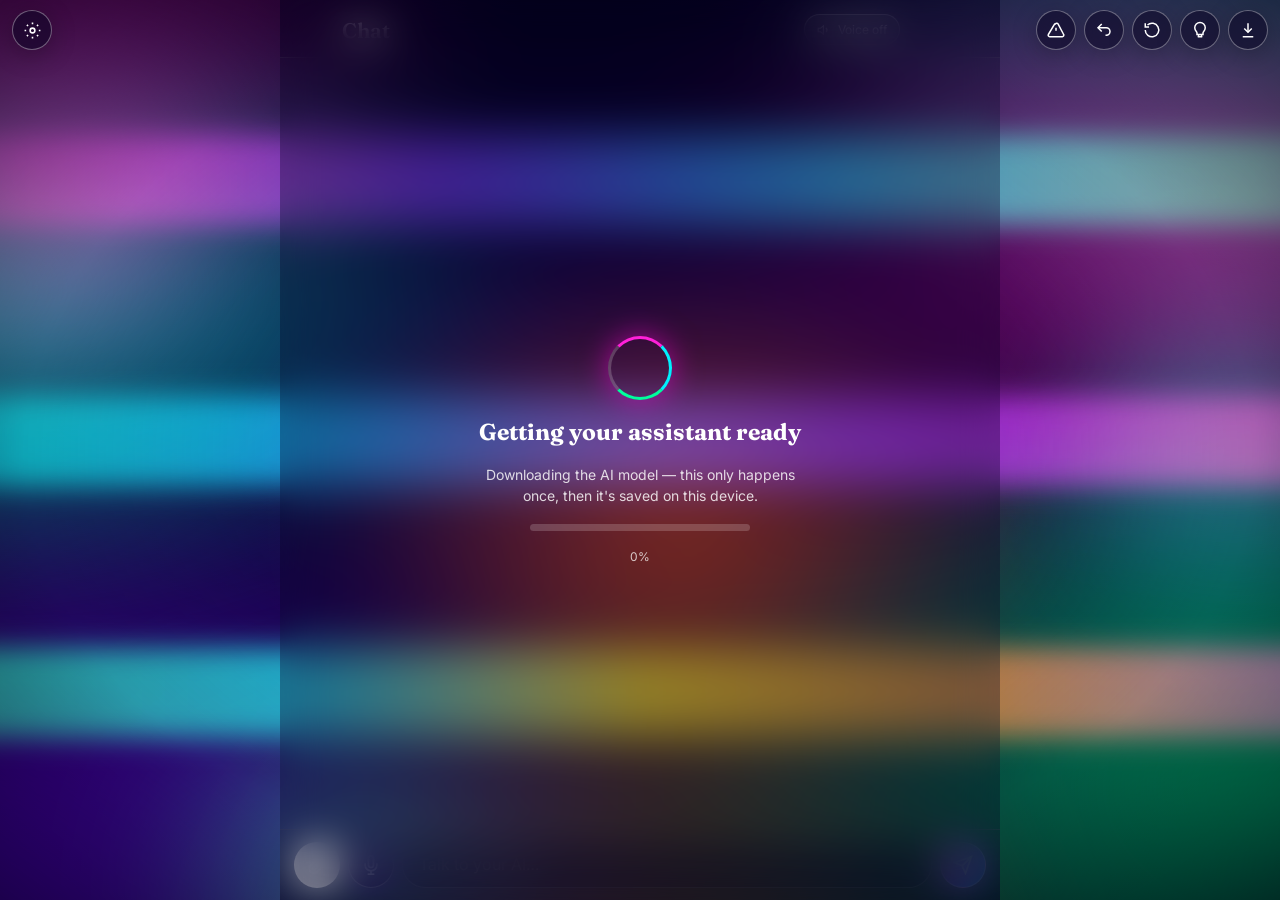
<file: ai-chats.html>
<!DOCTYPE html>
<html lang="en">
<head>
<meta charset="UTF-8">
<meta name="viewport" content="width=device-width, initial-scale=1.0, maximum-scale=1.0, user-scalable=no">
<title>Free AI — Neon Aurora</title>
<link id="manifestLink" rel="manifest">
<meta name="theme-color" content="#24006d">
<meta name="apple-mobile-web-app-capable" content="yes">
<meta name="apple-mobile-web-app-status-bar-style" content="black-translucent">
<meta name="apple-mobile-web-app-title" content="Free AI">
<style>
@import url('https://fonts.googleapis.com/css2?family=Fraunces:wght@500;600&family=Inter:wght@400;500;600&display=swap');

:root{
  --ink:#fff;
  --muted:rgba(255,255,255,.72);
  --border:rgba(255,255,255,.25);
  --pink:#ff20d9;
  --purple:#7b2cff;
  --blue:#168cff;
  --cyan:#00f0ff;
  --green:#00ff9d;
}

*{
  box-sizing:border-box;
  -webkit-tap-highlight-color:transparent;
}

html,body{
  width:100%;
  height:100%;
  margin:0;
  padding:0;
  overflow:hidden;
  background:#03000d;
  color:white;
  font-family:'Inter',-apple-system,BlinkMacSystemFont,sans-serif;
  overscroll-behavior:none;
}

button,
textarea,
select{
  -webkit-appearance:none;
  appearance:none;
}

#bg{
  position:fixed;
  inset:0;
  width:100vw;
  height:100vh;
  height:100dvh;
  overflow:hidden;
  z-index:0;
  pointer-events:none;
  background:
    radial-gradient(
      ellipse at center,
      #24006d 0%,
      #09002e 45%,
      #02000d 100%
    );
  transition:background .7s ease;
}

#bg::before{
  content:"";
  position:absolute;
  width:170%;
  height:170%;
  left:-35%;
  top:-35%;
  background:
    radial-gradient(
      ellipse at 8% 18%,
      rgba(255,0,204,.95) 0%,
      rgba(255,0,204,0) 27%
    ),
    radial-gradient(
      ellipse at 90% 15%,
      rgba(0,220,255,.92) 0%,
      rgba(0,220,255,0) 28%
    ),
    radial-gradient(
      ellipse at 82% 72%,
      rgba(0,255,145,.78) 0%,
      rgba(0,255,145,0) 27%
    ),
    radial-gradient(
      ellipse at 18% 82%,
      rgba(110,0,255,.92) 0%,
      rgba(110,0,255,0) 30%
    ),
    radial-gradient(
      ellipse at 52% 55%,
      rgba(255,90,0,.70) 0%,
      rgba(255,90,0,0) 23%
    );
  filter:blur(48px);
  animation:cloudMove 18s ease-in-out infinite alternate;
  will-change:transform;
}

#bg::after{
  content:"";
  position:absolute;
  width:180%;
  height:180%;
  left:-40%;
  top:-40%;
  background:
    radial-gradient(
      ellipse at 20% 40%,
      rgba(0,255,255,.72) 0%,
      rgba(0,255,255,0) 23%
    ),
    radial-gradient(
      ellipse at 78% 34%,
      rgba(255,0,170,.78) 0%,
      rgba(255,0,170,0) 24%
    ),
    radial-gradient(
      ellipse at 50% 90%,
      rgba(255,220,0,.58) 0%,
      rgba(255,220,0,0) 25%
    );
  filter:blur(65px);
  mix-blend-mode:screen;
  animation:cloudMove2 23s ease-in-out infinite alternate;
  will-change:transform;
}

@keyframes cloudMove{
  0%{transform:rotate(0deg) scale(1) translate3d(-2%,-1%,0);}
  25%{transform:rotate(8deg) scale(1.08) translate3d(5%,-4%,0);}
  50%{transform:rotate(-5deg) scale(1.15) translate3d(-4%,6%,0);}
  75%{transform:rotate(12deg) scale(1.05) translate3d(6%,2%,0);}
  100%{transform:rotate(-8deg) scale(1.18) translate3d(-3%,-5%,0);}
}

@keyframes cloudMove2{
  0%{transform:rotate(0deg) scale(1) translate3d(3%,0,0);}
  30%{transform:rotate(-12deg) scale(1.12) translate3d(-5%,5%,0);}
  60%{transform:rotate(10deg) scale(1.18) translate3d(4%,-4%,0);}
  100%{transform:rotate(-6deg) scale(1.08) translate3d(-6%,3%,0);}
}

body.bg-eggshell{background:#f4f0e6;color:#171717;}
body.bg-eggshell #bg{background:#f4f0e6;}
body.bg-eggshell #bg::before,
body.bg-eggshell #bg::after,
body.bg-eggshell .aurora-ribbon,
body.bg-eggshell .neon-glow{display:none;}
body.bg-eggshell .vignette{display:none;}

body.bg-gradient #bg{
  background:
    linear-gradient(
      125deg,
      #ff007a,#7b2cff,#168cff,#00eaff,#00ff9d,#ffe600
    );
  background-size:600% 600%;
  animation:gradientMove 14s ease infinite;
}
body.bg-gradient #bg::before{opacity:.18;}
body.bg-gradient #bg::after{opacity:.12;}

@keyframes gradientMove{
  0%{background-position:0% 50%}
  25%{background-position:100% 20%}
  50%{background-position:100% 90%}
  75%{background-position:0% 80%}
  100%{background-position:0% 50%}
}

.aurora-ribbon{
  position:absolute;
  width:160%;
  height:90px;
  left:-30%;
  border-radius:999px;
  filter:blur(14px);
  opacity:.78;
  mix-blend-mode:screen;
  will-change:transform;
}

.ribbon1{
  top:15%;
  background:linear-gradient(90deg,transparent,#ff00cc,#7b2cff,#00ccff,#00ff9d,transparent);
  animation:ribbon1 13s ease-in-out infinite alternate;
}
.ribbon2{
  top:44%;
  background:linear-gradient(90deg,transparent,#00f0ff,#168cff,#7b2cff,#ff20d9,transparent);
  animation:ribbon2 17s ease-in-out infinite alternate;
}
.ribbon3{
  top:72%;
  background:linear-gradient(90deg,transparent,#00ff9d,#00f0ff,#ffe600,#ff6a00,#ff20d9,transparent);
  animation:ribbon3 15s ease-in-out infinite alternate;
}

@keyframes ribbon1{
  0%{transform:translateX(-18%) translateY(0) rotate(-15deg) scaleY(1);}
  50%{transform:translateX(8%) translateY(35px) rotate(-7deg) scaleY(1.8);}
  100%{transform:translateX(-5%) translateY(-25px) rotate(-18deg) scaleY(1.2);}
}
@keyframes ribbon2{
  0%{transform:translateX(12%) translateY(0) rotate(13deg) scaleY(1);}
  50%{transform:translateX(-10%) translateY(-45px) rotate(20deg) scaleY(1.7);}
  100%{transform:translateX(5%) translateY(30px) rotate(7deg) scaleY(1.25);}
}
@keyframes ribbon3{
  0%{transform:translateX(-10%) translateY(0) rotate(-10deg) scaleY(1);}
  50%{transform:translateX(14%) translateY(-30px) rotate(-17deg) scaleY(1.8);}
  100%{transform:translateX(-2%) translateY(35px) rotate(-4deg) scaleY(1.3);}
}

.neon-glow{
  position:absolute;
  width:280px;
  height:280px;
  border-radius:50%;
  filter:blur(75px);
  opacity:.44;
  mix-blend-mode:screen;
  will-change:transform;
}
.glow1{background:#ff00cc;top:5%;left:-90px;animation:glow1 12s ease-in-out infinite alternate;}
.glow2{background:#00eaff;right:-90px;top:35%;animation:glow2 14s ease-in-out infinite alternate;}
.glow3{background:#00ff88;left:15%;bottom:-130px;animation:glow3 17s ease-in-out infinite alternate;}

@keyframes glow1{to{transform:translate3d(45vw,20vh,0) scale(1.4);}}
@keyframes glow2{to{transform:translate3d(-45vw,-20vh,0) scale(1.3);}}
@keyframes glow3{to{transform:translate3d(30vw,-35vh,0) scale(1.5);}}

.vignette{
  position:absolute;
  inset:0;
  background:
    radial-gradient(
      ellipse at center,
      transparent 28%,
      rgba(0,0,20,.20) 68%,
      rgba(0,0,15,.68) 100%
    );
  z-index:20;
}

#bgButton{
  position:fixed;
  top:calc(10px + env(safe-area-inset-top));
  left:12px;
  z-index:100;
  width:40px;
  height:40px;
  border-radius:50%;
  border:1px solid rgba(255,255,255,.35);
  background:rgba(10,5,35,.55);
  color:white;
  display:flex;
  align-items:center;
  justify-content:center;
  backdrop-filter:blur(16px);
  -webkit-backdrop-filter:blur(16px);
  box-shadow:0 5px 25px rgba(0,0,0,.25);
  cursor:pointer;
}
#bgButton svg{width:19px;height:19px;}
#bgButton:active{transform:scale(.92);}

#bgMenu{
  position:fixed;
  top:calc(58px + env(safe-area-inset-top));
  left:12px;
  z-index:101;
  width:205px;
  padding:8px;
  border-radius:17px;
  background:rgba(8,4,40,.88);
  border:1px solid rgba(255,255,255,.25);
  backdrop-filter:blur(22px);
  -webkit-backdrop-filter:blur(22px);
  box-shadow:0 18px 55px rgba(0,0,0,.4);
  opacity:0;
  transform:translateY(-7px) scale(.97);
  pointer-events:none;
  transition:.2s ease;
}
#bgMenu.open{opacity:1;transform:none;pointer-events:auto;}

#recoverMenu{
  position:fixed;
  top:calc(58px + env(safe-area-inset-top));
  right:12px;
  z-index:101;
  width:230px;
  padding:8px;
  border-radius:17px;
  background:rgba(8,4,40,.88);
  border:1px solid rgba(255,255,255,.25);
  backdrop-filter:blur(22px);
  -webkit-backdrop-filter:blur(22px);
  box-shadow:0 18px 55px rgba(0,0,0,.4);
  opacity:0;
  transform:translateY(-7px) scale(.97);
  pointer-events:none;
  transition:.2s ease;
}
#recoverMenu.open{opacity:1;transform:none;pointer-events:auto;}

.bgMenuTitle{font-size:12px;color:rgba(255,255,255,.65);padding:6px 9px 8px;}
.bgOption{
  width:100%;border:0;background:transparent;color:white;padding:10px;
  border-radius:11px;text-align:left;font-family:inherit;cursor:pointer;
}
.bgOption:hover,.bgOption.active{background:rgba(255,255,255,.13);}

#toolbar{
  position:fixed;
  top:calc(10px + env(safe-area-inset-top));
  right:12px;
  z-index:100;
  display:flex;
  gap:8px;
}
.toolbarBtn{
  width:40px;height:40px;border-radius:50%;
  border:1px solid rgba(255,255,255,.35);
  background:rgba(10,5,35,.55);color:white;
  display:flex;align-items:center;justify-content:center;
  backdrop-filter:blur(16px);-webkit-backdrop-filter:blur(16px);
  box-shadow:0 5px 25px rgba(0,0,0,.25);cursor:pointer;position:relative;
}
.toolbarBtn svg{width:18px;height:18px;}
.toolbarBtn:active{transform:scale(.92);}
.toolbarBtn .dot{
  position:absolute;top:-2px;right:-2px;width:9px;height:9px;border-radius:50%;
  background:#00ff9d;box-shadow:0 0 8px #00ff9d;display:none;
}
.toolbarBtn .dot.show{display:block;}

#toolbarMenu{
  position:fixed;
  top:calc(58px + env(safe-area-inset-top));
  right:12px;
  z-index:101;
  width:250px;
  padding:8px;
  border-radius:17px;
  background:rgba(8,4,40,.88);
  border:1px solid rgba(255,255,255,.25);
  backdrop-filter:blur(22px);
  -webkit-backdrop-filter:blur(22px);
  box-shadow:0 18px 55px rgba(0,0,0,.4);
  opacity:0;
  transform:translateY(-7px) scale(.97);
  pointer-events:none;
  transition:.2s ease;
  max-height:80vh;
  overflow-y:auto;
}
#toolbarMenu.open{opacity:1;transform:none;pointer-events:auto;}

.tMenuTitle{font-size:12px;color:rgba(255,255,255,.65);padding:6px 9px 8px;}
.tOption{
  width:100%;border:0;background:transparent;color:white;padding:10px;
  border-radius:11px;text-align:left;font-family:inherit;cursor:pointer;
  font-size:13px;display:flex;align-items:center;justify-content:space-between;gap:8px;
}
.tOption:hover{background:rgba(255,255,255,.13);}
.tOption .sub{font-size:11px;color:rgba(255,255,255,.55);display:block;margin-top:2px;}

#offlineBanner{
  position:fixed;
  top:calc(56px + env(safe-area-inset-top));
  left:50%;
  transform:translateX(-50%) translateY(-8px);
  z-index:99;
  padding:8px 16px;
  border-radius:999px;
  font-size:12px;
  background:rgba(255,150,0,.20);
  border:1px solid rgba(255,180,60,.55);
  color:#ffe1b0;
  backdrop-filter:blur(14px);
  -webkit-backdrop-filter:blur(14px);
  opacity:0;
  pointer-events:none;
  transition:.25s ease;
  white-space:nowrap;
  max-width:calc(100vw - 24px);
  overflow:hidden;
  text-overflow:ellipsis;
}
#offlineBanner.show{opacity:1;transform:translateX(-50%) translateY(0);}

.modalShade{
  position:fixed;inset:0;z-index:200;
  background:rgba(2,0,10,.62);
  backdrop-filter:blur(6px);-webkit-backdrop-filter:blur(6px);
  display:none;align-items:center;justify-content:center;padding:20px;
}
.modalShade.open{display:flex;}

.modalCard{
  width:min(380px,100%);
  max-height:80vh;
  overflow-y:auto;
  padding:22px;
  border-radius:22px;
  background:rgba(10,5,40,.92);
  border:1px solid rgba(255,255,255,.25);
  box-shadow:0 25px 80px rgba(0,0,0,.5);
}
.modalCard.wide{width:min(620px,100%);}

.modalCard.mapCard{width:min(720px,100%);max-height:92vh;}

/* Floating, non-blocking map mode: chat stays usable while map is open */
.modalShade.mapFloating{
  background:transparent;
  backdrop-filter:none;
  -webkit-backdrop-filter:none;
  pointer-events:none;
  align-items:flex-start;
  justify-content:center;
  padding:0;
  padding-top:calc(56px + env(safe-area-inset-top));
}
.modalShade.mapFloating .mapCard{
  pointer-events:auto;
  width:min(680px,calc(100% - 20px));
  max-height:min(58vh,540px);
  background:rgba(8,4,35,.62);
  border:1px solid rgba(255,255,255,.30);
  box-shadow:0 20px 60px rgba(0,0,0,.45);
}
.modalShade.cameraFloating{
  background:transparent;
  backdrop-filter:none;
  -webkit-backdrop-filter:none;
  pointer-events:none;
  align-items:flex-start;
  justify-content:center;
  padding:0;
  padding-top:calc(56px + env(safe-area-inset-top));
}
.modalShade.cameraFloating .cameraCard{
  pointer-events:auto;
  width:min(500px,calc(100% - 20px));
  max-height:min(62vh,560px);
  background:rgba(8,4,35,.68);
  border:1px solid rgba(255,255,255,.30);
  box-shadow:0 20px 60px rgba(0,0,0,.45);
}
#cameraPreview{
  max-height:min(38vh,320px);
}
#mapContainer{
  width:100%;
  height:min(42vh,380px);
  border-radius:14px;
  overflow:hidden;
  background:rgba(255,255,255,.06);
  margin:10px 0;
  opacity:.94;
}
#gpsStatus{
  font-size:12.5px;
  line-height:1.6;
  background:rgba(255,255,255,.06);
  border:1px solid rgba(255,255,255,.15);
  border-radius:12px;
  padding:10px 12px;
  white-space:pre-line;
}

.modalCard h2{margin:0 0 10px;font-family:'Fraunces',serif;font-size:19px;}
.modalCard p{font-size:13px;line-height:1.55;color:rgba(255,255,255,.82);margin:0 0 10px;}

.modalSteps{margin:12px 0;padding:0;list-style:none;}
.modalSteps li{
  display:flex;gap:10px;align-items:flex-start;font-size:13px;line-height:1.5;
  color:rgba(255,255,255,.85);padding:8px 0;border-bottom:1px solid rgba(255,255,255,.10);
}
.modalSteps li:last-child{border-bottom:0;}

.stepNum{
  flex-shrink:0;width:22px;height:22px;border-radius:50%;
  background:linear-gradient(135deg,#ff20c8,#168cff);
  display:flex;align-items:center;justify-content:center;
  font-size:11px;font-weight:600;
}

.modalActions{display:flex;gap:8px;margin-top:14px;flex-wrap:wrap;}
.modalActions button{
  flex:1;min-width:110px;padding:11px;border-radius:12px;
  border:1px solid rgba(255,255,255,.28);
  background:rgba(255,255,255,.09);color:white;cursor:pointer;
  font-size:13px;font-family:inherit;
}
.modalActions button.primary{
  background:linear-gradient(135deg,#ff20c8,#7b2cff,#168cff);
  border-color:rgba(255,255,255,.45);
}

.memoryList{display:flex;flex-direction:column;gap:8px;margin:12px 0;}
.memoryItem{
  display:flex;align-items:center;justify-content:space-between;gap:10px;
  padding:9px 11px;border-radius:11px;
  background:rgba(255,255,255,.08);border:1px solid rgba(255,255,255,.14);
  font-size:12.5px;
}
.memoryItem .memText{flex:1;line-height:1.4;}
.memoryItem button{
  flex-shrink:0;border:0;background:transparent;color:rgba(255,255,255,.55);
  font-size:16px;cursor:pointer;padding:0 3px;
}
.memoryEmpty{font-size:12.5px;color:rgba(255,255,255,.55);padding:10px 0;}

.convoList{display:flex;flex-direction:column;gap:8px;margin:12px 0;}
.convoItem{
  display:flex;align-items:center;justify-content:space-between;gap:10px;
  padding:10px 11px;border-radius:11px;
  background:rgba(255,255,255,.08);border:1px solid rgba(255,255,255,.14);
  font-size:12.5px;cursor:pointer;
}
.convoItem:hover{background:rgba(255,255,255,.14);}
.convoItem .convoMain{flex:1;min-width:0;}
.convoItem .convoTitle{font-weight:600;margin-bottom:2px;white-space:nowrap;overflow:hidden;text-overflow:ellipsis;}
.convoItem .convoMeta{font-size:11px;color:rgba(255,255,255,.55);}
.convoItem .convoDel{
  flex-shrink:0;border:0;background:transparent;color:rgba(255,255,255,.55);
  font-size:16px;cursor:pointer;padding:0 3px;
}

#codeViewerBody{
  white-space:pre;
  overflow-x:auto;
  font-family:ui-monospace,SFMono-Regular,Menlo,Consolas,monospace;
  font-size:11.5px;
  line-height:1.5;
  background:rgba(0,0,10,.55);
  border:1px solid rgba(255,255,255,.15);
  border-radius:12px;
  padding:12px;
  max-height:50vh;
  overflow-y:auto;
  color:#c9f7ff;
}

.codeSnippetBox{
  white-space:pre;
  overflow-x:auto;
  font-family:ui-monospace,SFMono-Regular,Menlo,Consolas,monospace;
  font-size:11.5px;
  line-height:1.5;
  background:rgba(0,0,10,.55);
  border:1px solid rgba(255,255,255,.15);
  border-radius:12px;
  padding:12px;
  max-height:44vh;
  overflow-y:auto;
  color:#c9f7ff;
}

.bubble.pressing{
  transform:scale(.97);
  filter:brightness(1.15);
  transition:transform .15s ease, filter .15s ease;
}

#codeEditArea{
  width:100%;
  min-height:50vh;
  font-family:ui-monospace,SFMono-Regular,Menlo,Consolas,monospace;
  font-size:12px;
  line-height:1.5;
  background:rgba(0,0,10,.55);
  border:1px solid rgba(255,255,255,.15);
  border-radius:12px;
  padding:12px;
  color:#c9f7ff;
  resize:vertical;
}

#cameraPreview{
  width:100%;
  border-radius:14px;
  background:#000;
  max-height:50vh;
  display:block;
}
#cameraCanvas{display:none;}

#app{
  position:relative;
  z-index:5;
  width:100%;
  max-width:720px;
  height:100vh;
  height:100dvh;
  margin:0 auto;
  display:flex;
  flex-direction:column;
  overflow:hidden;
}

#loading{
  position:absolute;inset:0;z-index:50;
  display:flex;flex-direction:column;align-items:center;justify-content:center;
  gap:18px;padding:32px;text-align:center;
  background:rgba(5,0,30,.30);
  backdrop-filter:blur(20px);-webkit-backdrop-filter:blur(20px);
  transition:opacity .5s ease,visibility .5s ease;
}
#loading.hidden{opacity:0;visibility:hidden;pointer-events:none;}

.loading-mark{
  width:64px;height:64px;border-radius:50%;
  border:3px solid rgba(255,255,255,.20);
  border-top-color:#ff20d9;border-right-color:#00f0ff;border-bottom-color:#00ff9d;
  animation:spin .9s linear infinite;
  box-shadow:0 0 30px rgba(255,0,220,.55);
}
@keyframes spin{to{transform:rotate(360deg)}}

#loading h1{margin:0;font-family:'Fraunces',serif;font-size:23px;}
#loading p{margin:0;max-width:330px;color:rgba(255,255,255,.82);font-size:14px;line-height:1.5;}

#loadingProgWrap{width:220px;height:7px;overflow:hidden;border-radius:999px;background:rgba(255,255,255,.18);}
#loadingProgBar{
  width:0%;height:100%;border-radius:999px;
  background:linear-gradient(90deg,#ff00cc,#7b2cff,#00ccff,#00ff9d);
  box-shadow:0 0 15px #00eaff;
  transition:width .25s ease;
}
#loadingPct{color:rgba(255,255,255,.75);font-size:12px;}
#loadingError{display:none;max-width:320px;color:#ffb5d9;font-size:13px;line-height:1.5;}
#loadingCachedNote{display:none;max-width:320px;color:#b8ffd9;font-size:12.5px;line-height:1.5;}

header{
  flex-shrink:0;
  display:flex;align-items:center;justify-content:space-between;
  padding:calc(14px + env(safe-area-inset-top)) 100px 12px 62px;
  background:linear-gradient(180deg,rgba(5,0,30,.30),rgba(5,0,30,.08));
  border-bottom:1px solid rgba(255,255,255,.14);
  backdrop-filter:blur(14px);-webkit-backdrop-filter:blur(14px);
}
header h1{
  margin:0;font-family:'Fraunces',serif;font-size:21px;font-weight:600;color:white;
  text-shadow:0 0 20px rgba(255,255,255,.35);
}

#speakToggle{
  display:flex;align-items:center;gap:7px;padding:7px 12px;border-radius:999px;
  border:1px solid rgba(255,255,255,.30);background:rgba(255,255,255,.10);
  color:rgba(255,255,255,.78);
  backdrop-filter:blur(12px);-webkit-backdrop-filter:blur(12px);
  cursor:pointer;font-family:'Inter',sans-serif;font-size:12px;
}
#speakToggle.on{
  color:white;border-color:rgba(255,100,220,.75);
  background:rgba(255,30,210,.20);box-shadow:0 0 18px rgba(255,20,210,.35);
}
#speakToggle svg{width:14px;height:14px;}

#voicePanel{
  position:absolute;right:14px;top:calc(60px + env(safe-area-inset-top));z-index:40;
  width:min(300px,calc(100vw - 28px));padding:15px;border-radius:18px;
  background:rgba(8,4,40,.82);border:1px solid rgba(255,255,255,.25);
  backdrop-filter:blur(20px);-webkit-backdrop-filter:blur(20px);
  box-shadow:0 15px 50px rgba(0,0,0,.30);
  opacity:0;transform:translateY(-8px) scale(.98);pointer-events:none;
  transition:opacity .2s ease,transform .2s ease;
}
#voicePanel.open{opacity:1;transform:none;pointer-events:auto;}

.voiceTitle{font-size:13px;font-weight:600;margin-bottom:10px;}
.voiceRow{display:flex;align-items:center;justify-content:space-between;gap:10px;margin-top:10px;}
.voiceRow label{font-size:12px;color:rgba(255,255,255,.72);}

#voiceSelect{
  width:100%;padding:8px;border-radius:10px;
  border:1px solid rgba(255,255,255,.20);background:rgba(0,0,20,.60);
  color:white;outline:none;
}
#rateSlider{width:145px;accent-color:#ff35d6;}
#rateValue{min-width:45px;text-align:right;font-size:12px;}

#testVoiceBtn{
  width:100%;margin-top:12px;padding:9px;border-radius:10px;
  border:1px solid rgba(255,255,255,.25);background:rgba(255,255,255,.09);
  color:white;cursor:pointer;
}

#mediaPanel{
  position:absolute;left:12px;right:12px;bottom:90px;z-index:35;
  max-height:60%;overflow:auto;padding:12px;border-radius:18px;
  background:rgba(7,3,30,.88);border:1px solid rgba(255,255,255,.22);
  backdrop-filter:blur(20px);-webkit-backdrop-filter:blur(20px);
  box-shadow:0 20px 70px rgba(0,0,0,.42);display:none;
}
#mediaPanel.open{display:block;}

.mediaTop{display:flex;align-items:center;justify-content:space-between;margin-bottom:10px;}
.mediaTitle{font-weight:600;font-size:13px;}
.mediaClose{border:0;background:transparent;color:white;font-size:20px;cursor:pointer;}

.mediaContent img,.mediaContent video{
  display:block;width:100%;max-height:45vh;object-fit:contain;border-radius:12px;background:#000;
}
.mediaContent img{min-height:80px;}
.mediaContent audio{width:100%;}

.mediaStatus{padding:20px;text-align:center;font-size:13px;color:rgba(255,255,255,.78);}

.mediaActions{display:flex;gap:8px;margin-top:10px;}
.mediaActions button,.mediaActions a{
  flex:1;min-width:0;padding:10px;border-radius:10px;
  border:1px solid rgba(255,255,255,.22);background:rgba(255,255,255,.09);
  color:white;text-align:center;text-decoration:none;font-size:12px;cursor:pointer;
}

#log{
  flex:1;min-height:0;overflow-y:auto;padding:14px 16px 16px;
  display:flex;flex-direction:column;gap:14px;
  -webkit-overflow-scrolling:touch;scrollbar-width:none;
}
#log::-webkit-scrollbar{display:none;}

.bubble-row{display:flex;width:100%;}
.bubble-row.user{justify-content:flex-end;}
.bubble-row.ai{justify-content:flex-start;}

.bubble{
  max-width:84%;padding:12px 16px;border-radius:20px;font-size:15px;line-height:1.5;
  word-break:break-word;white-space:pre-wrap;
  animation:bubbleIn .25s ease-out;
  box-shadow:0 8px 30px rgba(0,0,0,.18);
}
@keyframes bubbleIn{
  from{opacity:0;transform:translateY(8px) scale(.98);}
  to{opacity:1;transform:none;}
}

.bubble.ai{
  color:white;
  background:linear-gradient(135deg,rgba(90,30,180,.45),rgba(0,160,255,.25));
  border:1px solid rgba(255,255,255,.32);border-bottom-left-radius:5px;
  backdrop-filter:blur(18px);-webkit-backdrop-filter:blur(18px);
}
.bubble.user{
  color:white;
  background:linear-gradient(135deg,rgba(20,5,80,.75),rgba(40,0,100,.65));
  border:1px solid rgba(100,220,255,.45);border-bottom-right-radius:5px;
  backdrop-filter:blur(18px);-webkit-backdrop-filter:blur(18px);
}
.bubble.error{color:white;background:rgba(170,20,70,.58);border:1px solid rgba(255,120,170,.45);}
.bubble.notice{color:white;background:rgba(20,90,150,.38);border:1px solid rgba(100,220,255,.35);}
.bubble.permission{color:white;background:rgba(120,80,10,.42);border:1px solid rgba(255,205,100,.45);}

.permBtnRow{display:flex;gap:8px;margin-top:10px;}
.permBtnRow button{
  flex:1;padding:9px;border-radius:10px;border:1px solid rgba(255,255,255,.30);
  background:rgba(255,255,255,.12);color:white;font-family:inherit;font-size:12.5px;cursor:pointer;
}
.permBtnRow button.allow{
  background:linear-gradient(135deg,#00c97a,#00a3ff);border-color:rgba(255,255,255,.45);
}

.rewindRow{padding:8px 9px;}
.rewindRow .rewindLabel{font-size:12px;color:rgba(255,255,255,.7);margin-bottom:6px;display:flex;justify-content:space-between;}
.rewindRow input[type=range]{width:100%;accent-color:#ff35d6;}
.rewindRow button{
  width:100%;margin-top:8px;padding:9px;border-radius:10px;
  border:1px solid rgba(255,255,255,.28);background:rgba(255,255,255,.12);
  color:white;font-family:inherit;font-size:12.5px;cursor:pointer;
}

.typing-dot{
  display:inline-block;width:6px;height:6px;border-radius:50%;background:white;
  margin-right:4px;box-shadow:0 0 10px #00eaff;animation:bounce 1.1s infinite;
}
.typing-dot:nth-child(2){animation-delay:.15s;}
.typing-dot:nth-child(3){animation-delay:.30s;}
@keyframes bounce{
  0%,60%,100%{transform:translateY(0);opacity:.35;}
  30%{transform:translateY(-5px);opacity:1;}
}

form#inputRow{
  flex-shrink:0;display:flex;align-items:flex-end;gap:8px;
  padding:10px 14px calc(12px + env(safe-area-inset-bottom));
  background:linear-gradient(0deg,rgba(5,0,30,.42),rgba(5,0,30,.08));
  border-top:1px solid rgba(255,255,255,.14);
  backdrop-filter:blur(14px);-webkit-backdrop-filter:blur(14px);
}

#cmd{
  flex:1;min-width:0;max-height:120px;resize:none;outline:none;
  padding:12px 16px;border-radius:23px;
  border:1px solid rgba(255,255,255,.28);background:rgba(8,4,45,.44);
  color:white;caret-color:#00f0ff;
  font-family:'Inter',sans-serif;font-size:16px;line-height:1.4;
  backdrop-filter:blur(18px);-webkit-backdrop-filter:blur(18px);
}
#cmd::placeholder{color:rgba(255,255,255,.62);}
#cmd:focus{border-color:rgba(0,240,255,.70);box-shadow:0 0 18px rgba(0,240,255,.18);}
#cmd:disabled{opacity:.5;}

button.round{
  width:46px;height:46px;flex-shrink:0;border-radius:50%;
  display:flex;align-items:center;justify-content:center;
  border:1px solid rgba(255,255,255,.30);cursor:pointer;color:white;
}
button.round:active{transform:scale(.92);}
button.round:disabled{opacity:.35;cursor:not-allowed;}

#micBtn{
  background:rgba(30,10,90,.50);box-shadow:0 0 18px rgba(110,0,255,.20);
  backdrop-filter:blur(15px);-webkit-backdrop-filter:blur(15px);
}
#micBtn.listening{
  background:linear-gradient(135deg,#ff008c,#ff3b00);
  border-color:rgba(255,255,255,.55);animation:micPulse 1s infinite;
}
@keyframes micPulse{
  0%,100%{box-shadow:0 0 0 0 rgba(255,0,180,.45);}
  50%{box-shadow:0 0 0 10px rgba(255,0,180,0);}
}

#sendBtn{
  background:linear-gradient(135deg,#ff20c8,#7b2cff,#168cff);
  border:1px solid rgba(255,255,255,.45);box-shadow:0 0 25px rgba(255,20,210,.35);
}
#sendBtn:disabled{opacity:.4;}
button.round svg{width:20px;height:20px;}

body.bg-eggshell header,
body.bg-eggshell form#inputRow{background:rgba(255,255,255,.38);border-color:rgba(0,0,0,.12);}

body.bg-eggshell header h1,
body.bg-eggshell .bubble,
body.bg-eggshell #speakToggle,
body.bg-eggshell #cmd,
body.bg-eggshell button.round{color:#171717;text-shadow:none;}

body.bg-eggshell #cmd{background:rgba(255,255,255,.65);border-color:rgba(0,0,0,.18);caret-color:#5b35ff;}
body.bg-eggshell #cmd::placeholder{color:rgba(0,0,0,.50);}

body.bg-eggshell .bubble.ai{color:#171717;background:rgba(255,255,255,.75);border-color:rgba(0,0,0,.12);}
body.bg-eggshell .bubble.user{color:#171717;background:rgba(230,225,215,.9);border-color:rgba(0,0,0,.12);}

body.bg-eggshell #speakToggle{background:rgba(255,255,255,.7);border-color:rgba(0,0,0,.16);}
body.bg-eggshell #micBtn{color:#171717;background:rgba(255,255,255,.7);}

body.bg-eggshell .toolbarBtn,
body.bg-eggshell #bgButton{color:#171717;background:rgba(255,255,255,.7);border-color:rgba(0,0,0,.16);}

body.bg-eggshell #toolbarMenu,
body.bg-eggshell #recoverMenu,
body.bg-eggshell #bgMenu{background:rgba(255,255,255,.92);color:#171717;border-color:rgba(0,0,0,.14);}

body.bg-eggshell .tOption,
body.bg-eggshell .bgOption{color:#171717;}

body.bg-eggshell .modalCard{background:rgba(255,255,255,.96);color:#171717;border-color:rgba(0,0,0,.14);}
body.bg-eggshell .modalCard p,
body.bg-eggshell .modalSteps li{color:rgba(0,0,0,.72);}

body.bg-eggshell .memoryItem,
body.bg-eggshell .convoItem{background:rgba(0,0,0,.06);border-color:rgba(0,0,0,.10);color:#171717;}

body.bg-eggshell #codeViewerBody,
body.bg-eggshell #codeEditArea{
  background:rgba(0,0,0,.05);color:#0b3d4a;border-color:rgba(0,0,0,.14);
}

@media(max-width:720px){.bubble{max-width:89%;}}

@media(prefers-reduced-motion:reduce){
  #bg::before,#bg::after,.aurora-ribbon,.neon-glow,#bg{animation-duration:40s;}
}
</style>
</head>
<body>
<div id="bg">
  <div class="aurora-ribbon ribbon1"></div>
  <div class="aurora-ribbon ribbon2"></div>
  <div class="aurora-ribbon ribbon3"></div>
  <div class="neon-glow glow1"></div>
  <div class="neon-glow glow2"></div>
  <div class="neon-glow glow3"></div>
  <div class="vignette"></div>
</div>
<button id="bgButton" type="button" title="Change background" aria-label="Change background">
  <svg viewBox="0 0 24 24" fill="none" stroke="currentColor" stroke-width="2">
    <circle cx="12" cy="12" r="3"></circle>
    <path d="M12 2v2M12 20v2M4.93 4.93l1.42 1.42M17.65 17.65l1.42 1.42M2 12h2M20 12h2M4.93 19.07l1.42-1.42M17.65 6.35l1.42-1.42"></path>
  </svg>
</button>
<div id="bgMenu">
  <div class="bgMenuTitle">Background</div>
  <button class="bgOption" data-bg="aurora" type="button">🌌 Neon Aurora</button>
  <button class="bgOption" data-bg="gradient" type="button">🌈 Color-changing gradient</button>
  <button class="bgOption" data-bg="eggshell" type="button">🥚 Plain eggshell</button>
</div>

<div id="toolbar">
  <button id="snagBtn" class="toolbarBtn" type="button" title="Hit a snag? Tap to report it" aria-label="Report a snag">
    <svg viewBox="0 0 24 24" fill="none" stroke="currentColor" stroke-width="2">
      <path d="M12 9v4"/><path d="M12 17h.01"/>
      <path d="M10.29 3.86 1.82 18a2 2 0 0 0 1.71 3h16.94a2 2 0 0 0 1.71-3L14.71 3.86a2 2 0 0 0-3.42 0z"/>
    </svg>
  </button>
  <button id="rollbackBtn" class="toolbarBtn" type="button" title="Crash log & rollback" aria-label="Rollback">
    <svg viewBox="0 0 24 24" fill="none" stroke="currentColor" stroke-width="2">
      <path d="M9 14L4 9l5-5"/><path d="M4 9h11a5 5 0 0 1 0 10h-1"/>
    </svg>
  </button>
  <button id="recoverBtn" class="toolbarBtn" type="button" title="Stuck? Tap to recover" aria-label="Recover">
    <svg viewBox="0 0 24 24" fill="none" stroke="currentColor" stroke-width="2">
      <path d="M3 12a9 9 0 1 0 3-6.7"/><path d="M3 3v5h5"/>
    </svg>
  </button>
  <div id="recoverMenu">
    <div class="bgMenuTitle">Stuck? Try one of these</div>
    <button class="bgOption" id="recoverRefresh" type="button">🔄 Refresh the app</button>
    <div class="rewindRow">
      <div class="rewindLabel"><span>⏪ Rewind messages</span><span id="rewindRangeValue">10</span></div>
      <input id="rewindRange" type="range" min="1" max="20" step="1" value="10">
      <button type="button" id="recoverRewindConfirm">Rewind</button>
    </div>
  </div>
  <button id="memoryBtn" class="toolbarBtn" type="button" title="What it remembers" aria-label="Memory">
    <svg viewBox="0 0 24 24" fill="none" stroke="currentColor" stroke-width="2">
      <path d="M12 2a7 7 0 00-7 7c0 2.5 1.2 4 2.3 5.2.5.6.7 1 .7 1.8V18h8v-2c0-.8.2-1.2.7-1.8C17.8 13 19 11.5 19 9a7 7 0 00-7-7z"/>
      <path d="M9 21h6"/><path d="M10 18v3M14 18v3"/>
    </svg>
  </button>
  <button id="installBtn" class="toolbarBtn" type="button" title="Save to home screen" aria-label="Install">
    <svg viewBox="0 0 24 24" fill="none" stroke="currentColor" stroke-width="2">
      <path d="M12 3v12"/><path d="M7 10l5 5 5-5"/><path d="M5 21h14"/>
    </svg>
    <span class="dot" id="installDot"></span>
  </button>
</div>
<div id="toolbarMenu">
  <div class="tMenuTitle">More</div>
  <button class="tOption" id="tInstall" type="button">
    <span>📲 Save to home screen<span class="sub">Use it like an app, no browser bar</span></span>
  </button>
  <button class="tOption" id="tMemory" type="button">
    <span>🧠 What it remembers<span class="sub">Names, topics, saved facts</span></span>
  </button>
  <button class="tOption" id="tConvos" type="button">
    <span>💬 Saved conversations<span class="sub">Full chat history, saved on this device</span></span>
  </button>
  <button class="tOption" id="tCode" type="button">
    <span>🧩 View / edit app code<span class="sub">See and modify this app's own source</span></span>
  </button>
  <button class="tOption" id="tDownloads" type="button">
    <span>📡 What's been downloaded<span class="sub">Everything fetched from the internet this session</span></span>
  </button>
  <button class="tOption" id="tMap" type="button">
    <span>🗺️ Map &amp; GPS<span class="sub">Real location with roads &amp; streets, floats over chat</span></span>
  </button>
  <button class="tOption" id="tCamera" type="button">
    <span>📷 Camera<span class="sub">Take a photo or video (asks permission first)</span></span>
  </button>
  <button class="tOption" id="tExport" type="button">
    <span>📤 Export memory &amp; chats<span class="sub">Save a file to move to another install</span></span>
  </button>
  <button class="tOption" id="tImport" type="button">
    <span>📥 Import memory &amp; chats<span class="sub">Load a file exported from another install</span></span>
  </button>
  <input id="importInput" type="file" accept="application/json" hidden>
  <button class="tOption" id="tForget" type="button">
    <span>🗑️ Forget everything<span class="sub">Clears saved memory only</span></span>
  </button>
</div>

<div id="offlineBanner"></div>

<div class="modalShade" id="installModalShade">
  <div class="modalCard">
    <h2 id="installModalTitle">Save to your home screen</h2>
    <p id="installModalBody">
      Once installed, this opens like its own app and the AI model stays
      saved on this device — no internet needed to chat after the first setup.
    </p>
    <ol class="modalSteps" id="installSteps"></ol>
    <div class="modalActions">
      <button type="button" id="installModalClose">Close</button>
      <button type="button" id="installModalGo" class="primary" style="display:none;">Install</button>
    </div>
  </div>
</div>

<div class="modalShade" id="memoryModalShade">
  <div class="modalCard">
    <h2>What I remember</h2>
    <p>
      Saved only on this device. Nothing here is sent anywhere — it's just
      used to keep our conversations feeling continuous.
    </p>
    <div class="memoryList" id="memoryList"></div>
    <div class="modalActions">
      <button type="button" id="memoryModalClose">Close</button>
      <button type="button" id="memoryClearAll" class="primary">Forget all</button>
    </div>
  </div>
</div>

<!-- SAVED CONVERSATIONS MODAL -->
<div class="modalShade" id="convoModalShade">
  <div class="modalCard">
    <h2>Saved conversations</h2>
    <p>
      Every conversation is saved on this device automatically, so you can
      pick up where you left off. Tap one to reload it, or delete it.
    </p>
    <div class="convoList" id="convoList"></div>
    <div class="modalActions">
      <button type="button" id="convoNewBtn">➕ New conversation</button>
      <button type="button" id="convoContinueBtn">🔗 Continue in new conversation</button>
      <button type="button" id="convoModalClose">Close</button>
    </div>
  </div>
</div>

<!-- APP CODE VIEWER / EDITOR MODAL -->
<div class="modalShade" id="codeModalShade">
  <div class="modalCard wide">
    <h2>App code</h2>
    <p id="codeModalDesc">
      This is this app's own HTML/CSS/JS source, read live from the file
      itself. You can view it, or switch to Edit to change it and save a
      modified copy back to this device.
    </p>
    <div id="codeViewerBody"></div>
    <textarea id="codeEditArea" style="display:none;" spellcheck="false"></textarea>
    <input id="codeFileInput" type="file" accept=".html,.htm,text/html,text/plain" hidden>
    <div class="modalActions">
      <button type="button" id="codeToggleEdit">✏️ Edit</button>
      <button type="button" id="codeCopyBtn">📋 Copy</button>
      <button type="button" id="codeDownloadBtn" class="primary">⬇️ Save as file</button>
      <button type="button" id="codeUploadBtn">📁 Load a file</button>
      <button type="button" id="codeRunUploadedBtn">⚠️ Run loaded file now</button>
      <button type="button" id="codeModalClose">Close</button>
    </div>
  </div>
</div>

<!-- MAP / GPS MODAL (floats over chat — see mapFloating CSS) -->
<div class="modalShade" id="mapModalShade">
  <div class="modalCard wide mapCard">
    <h2>Map &amp; GPS</h2>
    <p>
      Your position comes straight from this device's real GPS chip — no
      internet or mobile data needed for the position fix itself. The map
      picture (real roads, streets, and place names) streams from
      OpenStreetMap and needs internet to load each area the first time.
      This panel floats over the chat so you can keep talking while you
      look at it — tap "Close" or the ✕ when done.
    </p>
    <div id="gpsStatus">Tap "Start GPS" to get a position fix.</div>
    <div id="mapContainer"></div>
    <div class="modalActions">
      <button type="button" id="gpsStartBtn" class="primary">📡 Start GPS</button>
      <button type="button" id="waypointSaveBtn">📍 Save waypoint here</button>
      <button type="button" id="waypointListBtn">📋 Waypoints</button>
      <button type="button" id="mapModalClose">Close</button>
    </div>
  </div>
</div>

<!-- WAYPOINTS MODAL -->
<div class="modalShade" id="waypointModalShade">
  <div class="modalCard">
    <h2>Saved waypoints</h2>
    <p>Stored on this device only — works fully offline.</p>
    <div class="convoList" id="waypointList"></div>
    <div class="modalActions">
      <button type="button" id="waypointModalClose">Close</button>
    </div>
  </div>
</div>

<!-- CAMERA MODAL -->
<div class="modalShade" id="cameraModalShade">
  <div class="modalCard wide cameraCard">
    <h2>Camera</h2>
    <p id="cameraModalDesc">
      This uses your device's real camera. Nothing is captured until you
      tap the shutter — nothing is ever sent off this device.
    </p>
    <video id="cameraPreview" autoplay playsinline muted></video>
    <canvas id="cameraCanvas"></canvas>
    <div id="cameraWatchStatus" style="display:none;font-size:12px;color:rgba(255,255,255,.7);margin-top:8px;line-height:1.5;"></div>
    <div class="modalActions">
      <button type="button" id="cameraSwitchBtn">🔄 Switch camera</button>
      <button type="button" id="cameraSnapBtn" class="primary">📸 Take photo</button>
      <button type="button" id="cameraRecordBtn">⏺️ Record video</button>
      <button type="button" id="cameraWatchBtn">👁️ Let her see (reads text)</button>
      <button type="button" id="cameraModalClose">Close</button>
    </div>
  </div>
</div>

<!-- ROLLBACK / CRASH LOG MODAL -->
<div class="modalShade" id="rollbackModalShade">
  <div class="modalCard wide">
    <h2>Crash log &amp; rollback</h2>
    <p>
      Real crashes get saved here automatically with their actual error
      and stack trace — nothing guessed. Checkpoints are safe, working
      snapshots of the app saved automatically each time it starts up
      cleanly. Restoring a checkpoint swaps this browser tab back to that
      snapshot; it doesn't change the real file hosted on EdgeOne.
    </p>
    <div id="rollbackBody"></div>
    <div class="modalActions">
      <button type="button" id="saveCheckpointBtn">💾 Save checkpoint now</button>
      <button type="button" id="rollbackModalClose">Close</button>
    </div>
  </div>
</div>

<!-- SNAG REPORT: real screenshot + real diagnostic text, sendable to her -->
<div class="modalShade" id="snagModalShade">
  <div class="modalCard wide">
    <h2>Snag report</h2>
    <p>
      The screenshot is for <strong>you</strong> — she can't actually see images,
      being a text-only model, so it's just for your own reference or to
      share with someone else. The report below is real, live diagnostic
      text (recent messages, errors, and what you'd been doing) — that's
      what actually gets sent to her if you tap "Send to her."
    </p>
    <img id="snagScreenshotImg" style="width:100%;border-radius:12px;border:1px solid rgba(255,255,255,.18);margin-bottom:10px;display:none;">
    <div id="snagReportText" class="codeSnippetBox"></div>
    <div class="modalActions">
      <button type="button" id="snagCopyBtn">📋 Copy report</button>
      <button type="button" id="snagDownloadBtn">⬇️ Download screenshot</button>
      <button type="button" id="snagSendBtn" class="primary">💬 Send to her</button>
      <button type="button" id="snagModalClose">Close</button>
    </div>
  </div>
</div>

<!-- MESSAGE SOURCE INSPECTOR: hold any message to see its real code -->
<div class="modalShade" id="msgSourceModalShade">
  <div class="modalCard wide">
    <h2>What sent this message</h2>
    <p id="msgSourceRegionLabel" style="opacity:.8;font-size:12.5px;margin-top:-6px;"></p>
    <div id="msgSourceErrorBox" style="display:none;background:rgba(170,20,70,.28);border:1px solid rgba(255,120,170,.4);border-radius:10px;padding:9px 11px;font-size:12px;line-height:1.5;margin-bottom:10px;white-space:pre-wrap;word-break:break-word;"></div>
    <div id="msgSourceCode" class="codeSnippetBox"></div>
    <div class="modalActions">
      <button type="button" id="msgSourceCopyBtn">📋 Copy code</button>
      <button type="button" id="msgSourceDiscussBtn" class="primary">💬 Discuss with her</button>
      <button type="button" id="msgSourceRetryBtn" style="display:none;">🔄 Try again</button>
      <button type="button" id="msgSourceRemoveBtn">🗑️ Remove message</button>
      <button type="button" id="msgSourceModalClose">Close</button>
    </div>
  </div>
</div>

<div id="app">
  <div id="loading">
    <div class="loading-mark"></div>
    <h1>Getting your assistant ready</h1>
    <p id="loadingMsg">
      Downloading the AI model — this only happens once,
      then it's saved on this device.
    </p>
    <div id="loadingProgWrap"><div id="loadingProgBar"></div></div>
    <div id="loadingPct">0%</div>
    <div id="loadingCachedNote"></div>
    <div id="loadingError"></div>
  </div>
  <header>
    <h1>Chat</h1>
    <button id="speakToggle" type="button" title="Voice settings">
      <svg viewBox="0 0 24 24" fill="none" stroke="currentColor" stroke-width="2">
        <path d="M11 5L6 9H2v6h4l5 4V5z"/>
        <path d="M15.5 8.5a5 5 0 010 7"/>
      </svg>
      <span id="speakLabel">Voice off</span>
    </button>
  </header>
  <div id="voicePanel">
    <div class="voiceTitle">🎙️ Voice settings</div>
    <div class="voiceRow"><label>Voice</label></div>
    <select id="voiceSelect"><option>Loading voices…</option></select>
    <div class="voiceRow">
      <label for="rateSlider">Speed</label>
      <input id="rateSlider" type="range" min="0.75" max="1.15" step="0.01" value="0.94">
      <span id="rateValue">0.94×</span>
    </div>
    <button id="testVoiceBtn" type="button">🔊 Test voice</button>
  </div>
  <div id="mediaPanel">
    <div class="mediaTop">
      <div class="mediaTitle" id="mediaTitle">Media</div>
      <button class="mediaClose" id="mediaClose" type="button">×</button>
    </div>
    <div id="mediaContent" class="mediaContent"></div>
    <div id="mediaActions" class="mediaActions"></div>
  </div>
  <div id="log"></div>
  <form id="inputRow">
    <button id="attachBtn" class="round" type="button" title="Attach a photo">
      <svg viewBox="0 0 24 24" fill="none" stroke="currentColor" stroke-width="2">
        <path d="M21.44 11.05l-9.19 9.19a5.5 5.5 0 01-7.78-7.78l9.2-9.19a3.5 3.5 0 014.95 4.95l-9.2 9.19a1.5 1.5 0 01-2.12-2.12l8.49-8.48"/>
      </svg>
    </button>
    <input id="attachInput" type="file" accept="image/*" hidden>
    <button id="micBtn" class="round" type="button" title="Speak your message">
      <svg viewBox="0 0 24 24" fill="none" stroke="currentColor" stroke-width="2">
        <path d="M12 1a3 3 0 00-3 3v8a3 3 0 006 0V4a3 3 0 00-3-3z"/>
        <path d="M19 10v2a7 7 0 01-14 0v-2"/>
        <path d="M12 19v4"/><path d="M8 23h8"/>
      </svg>
    </button>
    <textarea id="cmd" rows="1" placeholder="Talk to your AI…" disabled></textarea>
    <button id="sendBtn" class="round" type="submit" disabled>
      <svg viewBox="0 0 24 24" fill="none" stroke="currentColor" stroke-width="2">
        <path d="M22 2L11 13"/><path d="M22 2l-7 20-4-9-9-4 20-7z"/>
      </svg>
    </button>
  </form>
</div>
<script type="module">

import * as webllm from "https://esm.run/@mlc-ai/web-llm";

const MODEL_ID = "Llama-3.2-1B-Instruct-q4f16_1-MLC";

const IMAGE_GENERATORS = [
  prompt =>
    "https://image.pollinations.ai/prompt/" +
    encodeURIComponent(prompt) +
    "?width=1024&height=1024&nologo=true&enhance=true",
  prompt =>
    "https://pollinations.ai/p/" +
    encodeURIComponent(prompt.replace(/\s+/g,"_"))
];

const loadingEl = document.getElementById("loading");
const loadingMsg = document.getElementById("loadingMsg");
const loadingProgBar = document.getElementById("loadingProgBar");
const loadingPct = document.getElementById("loadingPct");
const loadingError = document.getElementById("loadingError");
const loadingCachedNote = document.getElementById("loadingCachedNote");

const logEl = document.getElementById("log");
const form = document.getElementById("inputRow");
const input = document.getElementById("cmd");
const sendBtn = document.getElementById("sendBtn");
const micBtn = document.getElementById("micBtn");
const attachBtn = document.getElementById("attachBtn");
const attachInput = document.getElementById("attachInput");

const speakToggle = document.getElementById("speakToggle");
const speakLabel = document.getElementById("speakLabel");
const voicePanel = document.getElementById("voicePanel");
const voiceSelect = document.getElementById("voiceSelect");
const rateSlider = document.getElementById("rateSlider");
const rateValue = document.getElementById("rateValue");
const testVoiceBtn = document.getElementById("testVoiceBtn");

const bgButton = document.getElementById("bgButton");
const bgMenu = document.getElementById("bgMenu");
const bgOptions = document.querySelectorAll(".bgOption");

const mediaPanel = document.getElementById("mediaPanel");
const mediaContent = document.getElementById("mediaContent");
const mediaActions = document.getElementById("mediaActions");
const mediaTitle = document.getElementById("mediaTitle");
const mediaClose = document.getElementById("mediaClose");

const toolbarMenu = document.getElementById("toolbarMenu");
const recoverBtn = document.getElementById("recoverBtn");
const recoverMenu = document.getElementById("recoverMenu");
const recoverRefresh = document.getElementById("recoverRefresh");
const rewindRange = document.getElementById("rewindRange");
const rewindRangeValue = document.getElementById("rewindRangeValue");
const recoverRewindConfirm = document.getElementById("recoverRewindConfirm");
const memoryBtn = document.getElementById("memoryBtn");
const installBtn = document.getElementById("installBtn");
const installDot = document.getElementById("installDot");
const tInstall = document.getElementById("tInstall");
const tMemory = document.getElementById("tMemory");
const tConvos = document.getElementById("tConvos");
const tCode = document.getElementById("tCode");
const tDownloads = document.getElementById("tDownloads");
const tExport = document.getElementById("tExport");
const tImport = document.getElementById("tImport");
const importInput = document.getElementById("importInput");
const tForget = document.getElementById("tForget");

const offlineBanner = document.getElementById("offlineBanner");

const installModalShade = document.getElementById("installModalShade");
const installModalTitle = document.getElementById("installModalTitle");
const installModalBody = document.getElementById("installModalBody");
const installSteps = document.getElementById("installSteps");
const installModalClose = document.getElementById("installModalClose");
const installModalGo = document.getElementById("installModalGo");

const memoryModalShade = document.getElementById("memoryModalShade");
const memoryList = document.getElementById("memoryList");
const memoryModalClose = document.getElementById("memoryModalClose");
const memoryClearAll = document.getElementById("memoryClearAll");

const convoModalShade = document.getElementById("convoModalShade");
const convoList = document.getElementById("convoList");
const convoModalClose = document.getElementById("convoModalClose");
const convoNewBtn = document.getElementById("convoNewBtn");
const convoContinueBtn = document.getElementById("convoContinueBtn");

const codeModalShade = document.getElementById("codeModalShade");
const codeViewerBody = document.getElementById("codeViewerBody");
const codeEditArea = document.getElementById("codeEditArea");
const codeToggleEdit = document.getElementById("codeToggleEdit");
const codeCopyBtn = document.getElementById("codeCopyBtn");
const codeDownloadBtn = document.getElementById("codeDownloadBtn");
const codeUploadBtn = document.getElementById("codeUploadBtn");
const codeFileInput = document.getElementById("codeFileInput");
const codeRunUploadedBtn = document.getElementById("codeRunUploadedBtn");
const codeModalClose = document.getElementById("codeModalClose");

const tMap = document.getElementById("tMap");
const mapModalShade = document.getElementById("mapModalShade");
const mapContainer = document.getElementById("mapContainer");
const gpsStatus = document.getElementById("gpsStatus");
const gpsStartBtn = document.getElementById("gpsStartBtn");
const waypointSaveBtn = document.getElementById("waypointSaveBtn");
const waypointListBtn = document.getElementById("waypointListBtn");
const mapModalClose = document.getElementById("mapModalClose");
const waypointModalShade = document.getElementById("waypointModalShade");
const waypointList = document.getElementById("waypointList");
const waypointModalClose = document.getElementById("waypointModalClose");

const tCamera = document.getElementById("tCamera");
const cameraModalShade = document.getElementById("cameraModalShade");
const cameraModalDesc = document.getElementById("cameraModalDesc");
const cameraPreview = document.getElementById("cameraPreview");
const cameraCanvas = document.getElementById("cameraCanvas");
const cameraSwitchBtn = document.getElementById("cameraSwitchBtn");
const cameraSnapBtn = document.getElementById("cameraSnapBtn");
const cameraRecordBtn = document.getElementById("cameraRecordBtn");
const cameraWatchBtn = document.getElementById("cameraWatchBtn");
const cameraWatchStatus = document.getElementById("cameraWatchStatus");
const cameraModalClose = document.getElementById("cameraModalClose");

const rollbackBtn = document.getElementById("rollbackBtn");
const rollbackModalShade = document.getElementById("rollbackModalShade");
const rollbackBody = document.getElementById("rollbackBody");
const saveCheckpointBtn = document.getElementById("saveCheckpointBtn");
const rollbackModalClose = document.getElementById("rollbackModalClose");

const msgSourceModalShade = document.getElementById("msgSourceModalShade");
const msgSourceRegionLabel = document.getElementById("msgSourceRegionLabel");
const msgSourceErrorBox = document.getElementById("msgSourceErrorBox");
const msgSourceCode = document.getElementById("msgSourceCode");
const msgSourceCopyBtn = document.getElementById("msgSourceCopyBtn");
const msgSourceDiscussBtn = document.getElementById("msgSourceDiscussBtn");
const msgSourceRetryBtn = document.getElementById("msgSourceRetryBtn");
const msgSourceRemoveBtn = document.getElementById("msgSourceRemoveBtn");
const msgSourceModalClose = document.getElementById("msgSourceModalClose");

const snagBtn = document.getElementById("snagBtn");
const snagModalShade = document.getElementById("snagModalShade");
const snagScreenshotImg = document.getElementById("snagScreenshotImg");
const snagReportText = document.getElementById("snagReportText");
const snagCopyBtn = document.getElementById("snagCopyBtn");
const snagDownloadBtn = document.getElementById("snagDownloadBtn");
const snagSendBtn = document.getElementById("snagSendBtn");
const snagModalClose = document.getElementById("snagModalClose");

let engine = null;
let busy = false;
let consecutiveAIFailures = 0;

/* ---- Activity log: she's a text-only model and can't literally see
   the map, camera, or any other panel you open — but she CAN be told,
   in plain text, what you just did. This is a running log of real UI
   actions (opening the map, starting GPS, changing background, etc.),
   fed into her context every message so she stays aware of what's
   currently on your screen even though she can't perceive it directly.
   This is honest: it's activity awareness, not vision. ---- */
const MAX_ACTIVITY_LOG = 30;
let activityLog = [];
function logActivity(label){
  activityLog.push({ label, at: Date.now() });
  if(activityLog.length > MAX_ACTIVITY_LOG) activityLog.shift();
}
function buildActivityContextText(){
  if(!activityLog.length) return "";
  const recent = activityLog.slice(-8).map(a =>
    new Date(a.at).toLocaleTimeString() + " — " + a.label
  );
  return "\n\nWhat the user has actually been doing in the app recently " +
    "(real actions, most recent last — you can't see these screens " +
    "yourself, but you know they happened):\n" + recent.join("\n") + "\n\n";
}
let generationToken = 0;
let speechJob = 0;
let speechWatchdog = null;
let speechUnlocked = false;
let availableVoices = [];

let selectedVoiceName = localStorage.getItem("free_ai_voice_name") || "";
let speakReplies = localStorage.getItem("free_ai_voice") === "1";
let speechRate = Number(localStorage.getItem("free_ai_voice_rate") || "0.94");

const speechSupported =
  "speechSynthesis" in window && "SpeechSynthesisUtterance" in window;

/* ==========================================================
   BACKGROUND
========================================================== */

const savedBackground = localStorage.getItem("free_ai_background") || "aurora";

function setBackground(mode){
  document.body.classList.remove("bg-eggshell","bg-gradient");
  if(mode === "eggshell") document.body.classList.add("bg-eggshell");
  if(mode === "gradient") document.body.classList.add("bg-gradient");
  bgOptions.forEach(btn=>{
    btn.classList.toggle("active", btn.dataset.bg === mode);
  });
  localStorage.setItem("free_ai_background", mode);
}
setBackground(savedBackground);

bgButton.addEventListener("click", e=>{
  e.stopPropagation();
  toolbarMenu.classList.remove("open");
  bgMenu.classList.toggle("open");
});

bgOptions.forEach(btn=>{
  btn.addEventListener("click", ()=>{
    setBackground(btn.dataset.bg);
    logActivity("Changed the background to \"" + btn.textContent.trim() + "\"");
    bgMenu.classList.remove("open");
  });
});

memoryBtn.addEventListener("click", e=>{
  e.stopPropagation();
  bgMenu.classList.remove("open");
  toolbarMenu.classList.toggle("open");
});
installBtn.addEventListener("click", e=>{
  e.stopPropagation();
  bgMenu.classList.remove("open");
  toolbarMenu.classList.toggle("open");
});
recoverBtn.addEventListener("click", e=>{
  e.stopPropagation();
  bgMenu.classList.remove("open");
  toolbarMenu.classList.remove("open");
  recoverMenu.classList.toggle("open");
});

document.addEventListener("click", e=>{
  if(!bgMenu.contains(e.target) && !bgButton.contains(e.target)){
    bgMenu.classList.remove("open");
  }
  if(!toolbarMenu.contains(e.target) &&
     !memoryBtn.contains(e.target) &&
     !installBtn.contains(e.target)){
    toolbarMenu.classList.remove("open");
  }
  if(!recoverMenu.contains(e.target) && !recoverBtn.contains(e.target)){
    recoverMenu.classList.remove("open");
  }
});

tInstall.addEventListener("click", ()=>{
  toolbarMenu.classList.remove("open");
  openInstallModal();
});
tMemory.addEventListener("click", ()=>{
  toolbarMenu.classList.remove("open");
  logActivity("Opened \"What I remember\" (memory list)");
  openMemoryModal();
});
tConvos.addEventListener("click", ()=>{
  toolbarMenu.classList.remove("open");
  logActivity("Opened saved conversations");
  openConvoModal();
});
tCode.addEventListener("click", ()=>{
  toolbarMenu.classList.remove("open");
  logActivity("Opened the app code viewer/editor");
  openCodeModal();
});
tDownloads.addEventListener("click", async ()=>{
  toolbarMenu.classList.remove("open");
  logActivity("Opened the list of downloaded/cached files");
  codeModalShade.classList.add("open");
  codeEditMode = false;
  codeViewerBody.style.display = "block";
  codeEditArea.style.display = "none";
  codeToggleEdit.style.display = "none";
  await renderDownloadsBrowser();
});

async function renderDownloadsBrowser(){
  codeViewerBody.innerHTML = "";
  const loading = document.createElement("div");
  loading.textContent = "Checking what's been downloaded…";
  codeViewerBody.appendChild(loading);

  const info = await getDownloadInfo();
  codeViewerBody.innerHTML = "";

  const summary = document.createElement("pre");
  summary.style.whiteSpace = "pre-wrap";
  summary.style.margin = "0 0 12px 0";
  summary.textContent = info;
  codeViewerBody.appendChild(summary);

  const hint = document.createElement("div");
  hint.style.opacity = "0.7";
  hint.style.fontSize = "0.85em";
  hint.style.marginBottom = "8px";
  hint.textContent = "Tap any file below to open its real cached content, straight from this device — no network needed.";
  codeViewerBody.appendChild(hint);

  try{
    const names = await caches.keys();
    for(const name of names){
      const cache = await caches.open(name);
      const reqs = await cache.keys();
      for(const req of reqs){
        const btn = document.createElement("button");
        btn.className = "tOption";
        btn.style.textAlign = "left";
        btn.style.width = "100%";
        btn.style.margin = "2px 0";
        btn.textContent = "📄 " + req.url;
        btn.addEventListener("click", async ()=>{
          codeViewerBody.innerHTML = "";
          const back = document.createElement("button");
          back.className = "tOption";
          back.textContent = "← Back to downloaded files";
          back.addEventListener("click", renderDownloadsBrowser);
          codeViewerBody.appendChild(back);

          const label = document.createElement("div");
          label.style.opacity = "0.7";
          label.style.fontSize = "0.85em";
          label.style.margin = "8px 0";
          label.textContent = req.url;
          codeViewerBody.appendChild(label);

          const pre = document.createElement("pre");
          pre.style.whiteSpace = "pre-wrap";
          pre.style.wordBreak = "break-all";
          pre.textContent = "Loading real cached content…";
          codeViewerBody.appendChild(pre);

          const fileActions = document.createElement("div");
          fileActions.style.display = "flex";
          fileActions.style.gap = "8px";
          fileActions.style.marginTop = "10px";

          const copyBtn = document.createElement("button");
          copyBtn.className = "tOption";
          copyBtn.style.flex = "1";
          copyBtn.textContent = "📋 Copy";
          copyBtn.addEventListener("click", async ()=>{
            try{
              await navigator.clipboard.writeText(pre.textContent);
              copyBtn.textContent = "✅ Copied";
              setTimeout(()=> copyBtn.textContent = "📋 Copy", 1500);
            }catch(e){
              alert("Couldn't copy automatically — select the text manually instead.");
            }
          });

          const dlBtn = document.createElement("button");
          dlBtn.className = "tOption";
          dlBtn.style.flex = "1";
          dlBtn.textContent = "⬇️ Download this file";
          dlBtn.addEventListener("click", ()=>{
            const urlParts = req.url.split("/");
            const suggestedName = urlParts[urlParts.length - 1] || "cached-file.txt";
            const blob = new Blob([pre.textContent], { type: "text/plain" });
            const objUrl = URL.createObjectURL(blob);
            const a = document.createElement("a");
            a.href = objUrl;
            a.download = suggestedName;
            document.body.appendChild(a);
            a.click();
            a.remove();
            setTimeout(()=> URL.revokeObjectURL(objUrl), 4000);
          });

          fileActions.appendChild(copyBtn);
          fileActions.appendChild(dlBtn);
          codeViewerBody.appendChild(fileActions);

          const content = await getCachedFileContent(req.url);
          pre.textContent = content !== null
            ? content
            : "Couldn't find this file in cache anymore.";
        });
        codeViewerBody.appendChild(btn);
      }
    }
  }catch(e){}
}

/* ==========================================================
   MAP & GPS
   ----------------------------------------------------------
   Position comes from navigator.geolocation, which talks directly to
   the device's GPS chip. The map picture now uses real OpenStreetMap
   raster tiles (roads, streets, place names, cities) instead of just
   country outlines, so a GPS fix is actually readable without zooming
   or guessing. Tiles need internet the first time each area is viewed.
   The whole panel floats over the chat (see .mapFloating CSS) so it
   never blocks typing or reading messages underneath it.
========================================================== */

const WAYPOINT_KEY = "free_ai_waypoints_v1";
let leafletLoaded = false;
let map = null;
let gpsMarker = null;
let gpsAccuracyCircle = null;
let gpsWatchId = null;
let lastFix = null;

function loadWaypoints(){
  try{
    return JSON.parse(localStorage.getItem(WAYPOINT_KEY) || "[]");
  }catch(e){
    return [];
  }
}
function saveWaypoints(list){
  try{
    localStorage.setItem(WAYPOINT_KEY, JSON.stringify(list));
  }catch(e){}
}

async function ensureLeaflet(){
  if(leafletLoaded) return;
  if(!document.getElementById("leafletCss")){
    const link = document.createElement("link");
    link.id = "leafletCss";
    link.rel = "stylesheet";
    link.href = "https://cdnjs.cloudflare.com/ajax/libs/leaflet/1.9.4/leaflet.min.css";
    document.head.appendChild(link);
    trackExternalLoad("Leaflet map library (styles)", link.href);
  }
  trackExternalLoad("Leaflet map library (script)", "https://esm.run/leaflet");
  window.L = (await import("https://esm.run/leaflet")).default || window.L;
  leafletLoaded = true;
}

async function ensureMap(){
  await ensureLeaflet();
  if(map) return map;

  map = L.map(mapContainer, { zoomControl: true }).setView([39.5, -98.35], 4);

  // Real street map: roads, highways, city/place labels — not just
  // country outlines, so a GPS fix is immediately readable. Centered on
  // the U.S. by default; pans/zooms anywhere in the world same as any
  // normal map.
  trackExternalLoad("OpenStreetMap street tiles (roads & labels)", "https://tile.openstreetmap.org/{z}/{x}/{y}.png");
  L.tileLayer("https://{s}.tile.openstreetmap.org/{z}/{x}/{y}.png", {
    maxZoom: 19,
    attribution: '&copy; <a href="https://www.openstreetmap.org/copyright" target="_blank" rel="noopener">OpenStreetMap</a> contributors',
    crossOrigin: true
  }).addTo(map);

  renderWaypointsOnMap();
  return map;
}

function formatGpsStatus(pos){
  const c = pos.coords;
  const lines = [
    "Fix: real GPS (device sensor)",
    "Lat/Lon: " + c.latitude.toFixed(6) + ", " + c.longitude.toFixed(6),
    "Accuracy: ±" + Math.round(c.accuracy) + " m"
  ];
  if(c.altitude !== null) lines.push("Altitude: " + Math.round(c.altitude) + " m");
  if(c.speed !== null) lines.push("Speed: " + (c.speed * 2.237).toFixed(1) + " mph");
  if(c.heading !== null) lines.push("Heading: " + Math.round(c.heading) + "°");
  lines.push("Updated: " + new Date(pos.timestamp).toLocaleTimeString());
  lines.push("(Tracking pauses if the screen locks or you leave this app — iOS limit. Street tiles need internet to load new areas.)");
  return lines.join("\n");
}

async function startGps(){
  if(!navigator.geolocation){
    gpsStatus.textContent = "This browser doesn't support GPS access.";
    return;
  }
  await ensureMap();
  gpsStartBtn.textContent = "📡 Getting fix…";

  gpsWatchId = navigator.geolocation.watchPosition(
    pos => {
      lastFix = pos;
      gpsStatus.textContent = formatGpsStatus(pos);
      gpsStartBtn.textContent = "📡 Tracking — Stop GPS";

      const latlng = [pos.coords.latitude, pos.coords.longitude];
      if(!gpsMarker){
        gpsMarker = L.circleMarker(latlng, { radius: 7, color: "#ffcf5c", fillColor: "#ffcf5c", fillOpacity: 1 }).addTo(map);
        gpsAccuracyCircle = L.circle(latlng, { radius: pos.coords.accuracy, color: "#ffcf5c", weight: 1, fillOpacity: 0.08 }).addTo(map);
        // Street-level zoom by default now that real roads/labels are loaded.
        map.setView(latlng, 16);
      }else{
        gpsMarker.setLatLng(latlng);
        gpsAccuracyCircle.setLatLng(latlng);
        gpsAccuracyCircle.setRadius(pos.coords.accuracy);
      }
    },
    err => {
      gpsStatus.textContent =
        err.code === err.PERMISSION_DENIED
          ? "Location permission was denied — enable it in Settings for this app to use GPS."
          : "Couldn't get a GPS fix yet (" + err.message + "). Keep this open outdoors for a clearer sky view.";
      gpsStartBtn.textContent = "📡 Start GPS";
    },
    { enableHighAccuracy: true, maximumAge: 2000, timeout: 30000 }
  );
}

function stopGps(){
  if(gpsWatchId !== null){
    navigator.geolocation.clearWatch(gpsWatchId);
    gpsWatchId = null;
  }
  gpsStartBtn.textContent = "📡 Start GPS";
}

gpsStartBtn.addEventListener("click", ()=>{
  if(gpsWatchId !== null){
    logActivity("Stopped GPS tracking");
    stopGps();
  }else{
    logActivity("Started GPS tracking (map & GPS panel)");
    startGps();
  }
});

function renderWaypointsOnMap(){
  if(!map) return;
  loadWaypoints().forEach(w=>{
    L.marker([w.lat, w.lng]).addTo(map).bindPopup(w.name);
  });
}

waypointSaveBtn.addEventListener("click", ()=>{
  if(!lastFix){
    alert("Start GPS first and wait for a fix before saving a waypoint.");
    return;
  }
  const name = prompt("Name this waypoint:", "Waypoint " + (loadWaypoints().length + 1));
  if(!name) return;
  const list = loadWaypoints();
  list.push({
    name,
    lat: lastFix.coords.latitude,
    lng: lastFix.coords.longitude,
    at: Date.now()
  });
  saveWaypoints(list);
  renderWaypointsOnMap();
});

function renderWaypointList(){
  waypointList.innerHTML = "";
  const list = loadWaypoints();
  if(!list.length){
    const empty = document.createElement("div");
    empty.className = "memoryEmpty";
    empty.textContent = "No waypoints saved yet.";
    waypointList.appendChild(empty);
    return;
  }
  list.slice().reverse().forEach(w=>{
    const realIndex = list.indexOf(w);
    const row = document.createElement("div");
    row.className = "memoryItem";
    const span = document.createElement("div");
    span.className = "memText";
    span.textContent = w.name + " — " + w.lat.toFixed(5) + ", " + w.lng.toFixed(5);
    const del = document.createElement("button");
    del.textContent = "✕";
    del.addEventListener("click", ()=>{
      const updated = loadWaypoints();
      updated.splice(realIndex, 1);
      saveWaypoints(updated);
      renderWaypointList();
    });
    row.appendChild(span);
    row.appendChild(del);
    waypointList.appendChild(row);
  });
}

waypointListBtn.addEventListener("click", ()=>{
  renderWaypointList();
  waypointModalShade.classList.add("open");
});
waypointModalClose.addEventListener("click", ()=> waypointModalShade.classList.remove("open"));
waypointModalShade.addEventListener("click", e=>{
  if(e.target === waypointModalShade) waypointModalShade.classList.remove("open");
});

tMap.addEventListener("click", async ()=>{
  toolbarMenu.classList.remove("open");
  logActivity("Opened the map (floating over chat)");
  mapModalShade.classList.add("mapFloating");
  mapModalShade.classList.add("open");
  await ensureMap();
  setTimeout(()=> map.invalidateSize(), 100);
});
mapModalClose.addEventListener("click", ()=>{
  logActivity("Closed the map");
  mapModalShade.classList.remove("open");
  stopGps();
});
mapModalShade.addEventListener("click", e=>{
  if(e.target === mapModalShade){
    mapModalShade.classList.remove("open");
    stopGps();
  }
});

/* ==========================================================
   CAMERA (with explicit in-app permission step)
   ----------------------------------------------------------
   The browser will show its own native camera permission prompt, but
   before that ever fires, this app asks in plain language — in the
   chat itself — whether it's okay to use the camera, and only opens
   the live preview after an explicit "Allow" tap. Same pattern is
   meant to extend to any other device sensor (microphone, GPS) she
   might need: ask first, in the open, never silently.
========================================================== */

let cameraStream = null;
let cameraFacing = "environment";
let mediaRecorder = null;
let recordedChunks = [];
let isRecording = false;

function askInChatPermission(question, onAllow, onDeny){
  const row = document.createElement("div");
  row.className = "bubble-row ai";
  const bubble = document.createElement("div");
  bubble.className = "bubble permission";
  bubble.textContent = question;
  bubble.dataset.rawText = question;
  bubble.dataset.msgRole = "ai";
  bubble.dataset.codeRegion = "CAMERA (with explicit in-app permission step)";

  const btnRow = document.createElement("div");
  btnRow.className = "permBtnRow";

  const allowBtn = document.createElement("button");
  allowBtn.className = "allow";
  allowBtn.type = "button";
  allowBtn.textContent = "✅ Allow";

  const denyBtn = document.createElement("button");
  denyBtn.type = "button";
  denyBtn.textContent = "🚫 Not now";

  allowBtn.addEventListener("click", ()=>{
    allowBtn.disabled = true;
    denyBtn.disabled = true;
    bubble.textContent = question + "\n\n(You said yes.)";
    if(onAllow) onAllow();
  });
  denyBtn.addEventListener("click", ()=>{
    allowBtn.disabled = true;
    denyBtn.disabled = true;
    bubble.textContent = question + "\n\n(You said no — not using it.)";
    if(onDeny) onDeny();
  });

  btnRow.appendChild(allowBtn);
  btnRow.appendChild(denyBtn);
  bubble.appendChild(btnRow);
  row.appendChild(bubble);
  logEl.appendChild(row);
  logEl.scrollTop = logEl.scrollHeight;
}

async function openCameraModal(){
  cameraModalShade.classList.add("cameraFloating");
  cameraModalShade.classList.add("open");
  cameraModalDesc.textContent = "Starting the camera…";
  try{
    cameraStream = await navigator.mediaDevices.getUserMedia({
      video: { facingMode: cameraFacing },
      audio: false
    });
    cameraPreview.srcObject = cameraStream;
    cameraModalDesc.textContent =
      "This uses your device's real camera. It floats over the chat — you can keep talking to her while it's open. Nothing is captured until you tap the shutter, and nothing is ever sent off this device.";
  }catch(err){
    cameraModalDesc.textContent =
      err.name === "NotAllowedError"
        ? "Camera access was denied at the browser level. You can allow it in your browser/site settings and try again."
        : "Couldn't start the camera (" + err.message + ").";
  }
}

function stopCameraStream(){
  if(cameraStream){
    cameraStream.getTracks().forEach(t => t.stop());
    cameraStream = null;
  }
  if(isRecording && mediaRecorder){
    try{ mediaRecorder.stop(); }catch(e){}
  }
  isRecording = false;
  cameraRecordBtn.textContent = "⏺️ Record video";
  stopCameraWatch();
}

function closeCameraModal(){
  cameraModalShade.classList.remove("open");
  stopCameraStream();
}

cameraModalClose.addEventListener("click", closeCameraModal);
cameraModalShade.addEventListener("click", e=>{
  if(e.target === cameraModalShade) closeCameraModal();
});

cameraSwitchBtn.addEventListener("click", async ()=>{
  cameraFacing = cameraFacing === "environment" ? "user" : "environment";
  if(cameraStream) cameraStream.getTracks().forEach(t => t.stop());
  await openCameraModal();
});

cameraSnapBtn.addEventListener("click", ()=>{
  if(!cameraStream) return;
  const track = cameraStream.getVideoTracks()[0];
  const settings = track.getSettings ? track.getSettings() : {};
  const w = settings.width || cameraPreview.videoWidth || 1280;
  const h = settings.height || cameraPreview.videoHeight || 720;
  cameraCanvas.width = w;
  cameraCanvas.height = h;
  const ctx = cameraCanvas.getContext("2d");
  ctx.drawImage(cameraPreview, 0, 0, w, h);
  const dataUrl = cameraCanvas.toDataURL("image/jpeg", 0.92);

  addImageBubble(dataUrl, "user");
  showMedia(dataUrl, "image", "Camera photo");
  addBubble("Photo captured — it's in the Media Center above, and you can download it from there.", "ai", "notice");
});

/* ---- Camera "watch mode": she is text-only and cannot actually see
   video. What this genuinely gives her is periodic OCR on the live
   feed — real text visible to the camera (a sign, a page, a screen),
   read and handed to her as real data every few seconds while it's on.
   This is not scene/object/face understanding, and the UI and her
   system prompt are both explicit about that limit. Off by default;
   only runs while the camera is open and this is toggled on. ---- */
let cameraWatchTimer = null;
let cameraWatchLog = [];
const MAX_CAMERA_WATCH_LOG = 6;

function grabCameraFrameDataUrl(){
  if(!cameraStream) return null;
  const track = cameraStream.getVideoTracks()[0];
  const settings = track.getSettings ? track.getSettings() : {};
  const w = settings.width || cameraPreview.videoWidth || 1280;
  const h = settings.height || cameraPreview.videoHeight || 720;
  cameraCanvas.width = w;
  cameraCanvas.height = h;
  cameraCanvas.getContext("2d").drawImage(cameraPreview, 0, 0, w, h);
  return cameraCanvas.toDataURL("image/jpeg", 0.7);
}

async function cameraWatchTick(){
  const dataUrl = grabCameraFrameDataUrl();
  if(!dataUrl) return;
  try{
    const text = await ocrImage(dataUrl);
    if(text && text.length > 1){
      const last = cameraWatchLog[cameraWatchLog.length - 1];
      if(!last || last.text !== text){
        cameraWatchLog.push({ text, at: Date.now() });
        if(cameraWatchLog.length > MAX_CAMERA_WATCH_LOG) cameraWatchLog.shift();
      }
      cameraWatchStatus.textContent = "👁️ Reading: \"" + text.slice(0, 90) + (text.length > 90 ? "…" : "") + "\"";
    }else{
      cameraWatchStatus.textContent = "👁️ Watching — no readable text in view right now.";
    }
  }catch(e){
    cameraWatchStatus.textContent = "👁️ Watching — couldn't read this frame.";
  }
}

function startCameraWatch(){
  if(cameraWatchTimer) return;
  cameraWatchStatus.style.display = "block";
  cameraWatchStatus.textContent = "👁️ Watching — she'll read any visible text every few seconds.";
  cameraWatchBtn.textContent = "🚫 Stop letting her see";
  logActivity("Turned on camera watch mode (she reads visible text)");
  cameraWatchTick();
  cameraWatchTimer = setInterval(cameraWatchTick, 4000);
}

function stopCameraWatch(){
  if(cameraWatchTimer){ clearInterval(cameraWatchTimer); cameraWatchTimer = null; }
  cameraWatchStatus.style.display = "none";
  cameraWatchBtn.textContent = "👁️ Let her see (reads text)";
}

function buildCameraWatchContextText(){
  if(!cameraWatchLog.length) return "";
  const lines = cameraWatchLog.map(c =>
    new Date(c.at).toLocaleTimeString() + " — \"" + c.text.slice(0, 200) + "\""
  );
  return "\n\nText the camera has actually read via OCR while watch mode " +
    "is on (real data, most recent last — this is ALL you can perceive " +
    "of the camera; you cannot see the scene, objects, or people, only " +
    "this text):\n" + lines.join("\n") + "\n\n";
}

cameraWatchBtn.addEventListener("click", ()=>{
  if(!cameraStream){
    alert("Start the camera first.");
    return;
  }
  if(cameraWatchTimer) stopCameraWatch();
  else startCameraWatch();
});

cameraRecordBtn.addEventListener("click", ()=>{
  if(!cameraStream) return;

  if(isRecording){
    mediaRecorder.stop();
    return;
  }

  recordedChunks = [];
  try{
    mediaRecorder = new MediaRecorder(cameraStream, { mimeType: "video/webm" });
  }catch(e){
    mediaRecorder = new MediaRecorder(cameraStream);
  }

  mediaRecorder.ondataavailable = e=>{
    if(e.data && e.data.size > 0) recordedChunks.push(e.data);
  };
  mediaRecorder.onstop = ()=>{
    isRecording = false;
    cameraRecordBtn.textContent = "⏺️ Record video";
    const blob = new Blob(recordedChunks, { type: "video/webm" });
    const url = URL.createObjectURL(blob);
    showMedia(url, "video", "Camera video");
    addBubble("Video recorded — it's in the Media Center above, and you can download it from there.", "ai", "notice");
  };

  mediaRecorder.start();
  isRecording = true;
  cameraRecordBtn.textContent = "⏹️ Stop recording";
});

function requestCameraAccess(purpose){
  askInChatPermission(
    "Can I use your camera to " + purpose + "? I'll only open it after you say yes, and nothing leaves this device.",
    ()=>{ logActivity("Allowed camera access"); openCameraModal(); },
    ()=>{ logActivity("Denied camera access"); }
  );
}

tCamera.addEventListener("click", ()=>{
  toolbarMenu.classList.remove("open");
  requestCameraAccess("take a photo or video");
});

function isCameraRequest(text){
  return /\b(take a (photo|picture|selfie|snap)|record a video|use (the |your )?camera|open (the |your )?camera|can you see (me|through)|film (me|this)|shoot a (photo|video|picture))\b/i.test(text);
}

/* ==========================================================
   CRASH LOG & ROLLBACK
   ----------------------------------------------------------
   Real crashes get saved here automatically with their actual error
   and stack trace — nothing guessed. Checkpoints are safe, working
   snapshots of the app saved automatically each time it starts up
   cleanly. Restoring a checkpoint swaps THIS browser tab back to that
   snapshot via the same safe document.write() mechanism used by "Run
   loaded file now" — it never touches the real file hosted on EdgeOne.
========================================================== */

const CRASH_LOG_KEY = "free_ai_crash_log_v1";
const CHECKPOINT_KEY = "free_ai_checkpoints_v1";
const MAX_CRASH_LOG = 20;
const MAX_CHECKPOINTS = 5;

function loadCrashLog(){
  try{ return JSON.parse(localStorage.getItem(CRASH_LOG_KEY) || "[]"); }
  catch(e){ return []; }
}
function saveCrashLog(list){
  try{ localStorage.setItem(CRASH_LOG_KEY, JSON.stringify(list.slice(-MAX_CRASH_LOG))); }
  catch(e){}
}
function logCrash(entry){
  const list = loadCrashLog();
  list.push({
    message: entry.message || "Unknown error",
    stack: entry.stack || "",
    at: new Date().toISOString()
  });
  saveCrashLog(list);
  showCrashBanner(entry.message || "Something went wrong");
}

function loadCheckpoints(){
  try{ return JSON.parse(localStorage.getItem(CHECKPOINT_KEY) || "[]"); }
  catch(e){ return []; }
}
function saveCheckpoints(list){
  try{ localStorage.setItem(CHECKPOINT_KEY, JSON.stringify(list.slice(-MAX_CHECKPOINTS))); }
  catch(e){}
}
async function saveCheckpoint(label){
  try{
    const src = await getSelfSource(true);
    const list = loadCheckpoints();
    if(list.length && list[list.length - 1].source === src) return;
    list.push({ id: Date.now() + "-" + Math.random().toString(36).slice(2,7), source: src, label: label || "Auto-checkpoint", at: new Date().toISOString() });
    saveCheckpoints(list);
  }catch(e){}
}

function showCrashBanner(message){
  let banner = document.getElementById("crashBanner");
  if(!banner){
    banner = document.createElement("div");
    banner.id = "crashBanner";
    banner.style.cssText =
      "position:fixed;left:12px;right:12px;bottom:90px;z-index:250;" +
      "background:rgba(120,20,30,.92);color:#fff;border-radius:14px;" +
      "padding:12px 14px;font-size:13px;box-shadow:0 12px 40px rgba(0,0,0,.4);";
    document.body.appendChild(banner);
  }
  banner.innerHTML = "";
  const msg = document.createElement("div");
  msg.style.marginBottom = "8px";
  msg.textContent = "⚠️ Something crashed: " + message;
  banner.appendChild(msg);
  const row = document.createElement("div");
  row.style.display = "flex";
  row.style.gap = "8px";
  const viewBtn = document.createElement("button");
  viewBtn.className = "tOption";
  viewBtn.textContent = "View crash log & rollback";
  viewBtn.addEventListener("click", ()=>{
    banner.remove();
    openRollbackModal();
  });
  const dismissBtn = document.createElement("button");
  dismissBtn.className = "tOption";
  dismissBtn.textContent = "Dismiss";
  dismissBtn.addEventListener("click", ()=> banner.remove());
  row.appendChild(viewBtn);
  row.appendChild(dismissBtn);
  banner.appendChild(row);
}

function restoreCheckpoint(cp){
  const ok = confirm(
    "Restore the checkpoint from " + new Date(cp.at).toLocaleString() +
    "? This swaps THIS browser tab back to that saved version. It does " +
    "NOT change the real file on EdgeOne."
  );
  if(!ok) return;
  document.open();
  document.write(cp.source);
  document.close();
}

async function openRollbackModal(){
  rollbackModalShade.classList.add("open");
  rollbackBody.innerHTML = "";

  const crashHeader = document.createElement("h2");
  crashHeader.style.fontSize = "15px";
  crashHeader.textContent = "Recent crashes";
  rollbackBody.appendChild(crashHeader);

  const crashes = loadCrashLog();
  if(!crashes.length){
    const none = document.createElement("div");
    none.className = "memoryEmpty";
    none.textContent = "No crashes logged. 🎉";
    rollbackBody.appendChild(none);
  }else{
    crashes.slice().reverse().forEach(c=>{
      const box = document.createElement("div");
      box.style.cssText = "background:rgba(255,255,255,.06);border:1px solid rgba(255,255,255,.15);border-radius:10px;padding:8px 10px;margin-bottom:8px;font-size:12.5px;";
      const title = document.createElement("div");
      title.style.fontWeight = "600";
      title.textContent = new Date(c.at).toLocaleString() + " — " + c.message;
      const pre = document.createElement("pre");
      pre.style.cssText = "white-space:pre-wrap;word-break:break-all;opacity:.75;margin:6px 0 0;font-size:11.5px;";
      pre.textContent = c.stack || "(no stack trace available)";
      box.appendChild(title);
      box.appendChild(pre);
      rollbackBody.appendChild(box);
    });
  }

  const cpHeader = document.createElement("h2");
  cpHeader.style.cssText = "font-size:15px;margin-top:16px;";
  cpHeader.textContent = "Safe checkpoints";
  rollbackBody.appendChild(cpHeader);

  const checkpoints = loadCheckpoints();
  if(!checkpoints.length){
    const none = document.createElement("div");
    none.className = "memoryEmpty";
    none.textContent = "No checkpoints saved yet.";
    rollbackBody.appendChild(none);
  }else{
    checkpoints.slice().reverse().forEach(cp=>{
      const row = document.createElement("div");
      row.className = "memoryItem";
      const span = document.createElement("div");
      span.className = "memText";
      span.textContent = cp.label + " — " + new Date(cp.at).toLocaleString();
      const restoreBtn = document.createElement("button");
      restoreBtn.textContent = "⏮️ Restore";
      restoreBtn.addEventListener("click", ()=> restoreCheckpoint(cp));
      row.appendChild(span);
      row.appendChild(restoreBtn);
      rollbackBody.appendChild(row);
    });
  }
}

rollbackBtn.addEventListener("click", ()=>{
  bgMenu.classList.remove("open");
  toolbarMenu.classList.remove("open");
  recoverMenu.classList.remove("open");
  logActivity("Opened crash log & rollback");
  openRollbackModal();
});
rollbackModalClose.addEventListener("click", ()=> rollbackModalShade.classList.remove("open"));
rollbackModalShade.addEventListener("click", e=>{
  if(e.target === rollbackModalShade) rollbackModalShade.classList.remove("open");
});
saveCheckpointBtn.addEventListener("click", async ()=>{
  saveCheckpointBtn.textContent = "Saving…";
  await saveCheckpoint("Manual checkpoint");
  saveCheckpointBtn.textContent = "💾 Save checkpoint now";
  openRollbackModal();
});

function buildCrashAwareContext(){
  const crashes = loadCrashLog();
  if(!crashes.length) return "";
  const recent = crashes.slice(-3).map(c =>
    "- " + new Date(c.at).toLocaleString() + ": " + c.message +
    (c.stack ? "\n  " + c.stack.split("\n").slice(0,3).join("\n  ") : "")
  );
  return "\n\n[Real data — recent crashes logged on this device, use it " +
    "instead of guessing if the user asks about crashes or errors:\n" +
    recent.join("\n") +
    "\nThe user can see the full crash log and restore a safe checkpoint " +
    "via the rollback button (top toolbar icon).]\n\n";
}

/* ==========================================================
   EXPORT / IMPORT MEMORY & CHATS
========================================================== */

function exportMemoryAndChats(){
  const payload = {
    exportedFrom: location.href,
    exportedAt: new Date().toISOString(),
    memoryItems: loadMemory(),
    conversations: loadConvos()
  };
  const blob = new Blob([JSON.stringify(payload, null, 2)], { type:"application/json" });
  const url = URL.createObjectURL(blob);
  const a = document.createElement("a");
  a.href = url;
  a.download = "ai-chat-backup-" + new Date().toISOString().slice(0,10) + ".json";
  document.body.appendChild(a);
  a.click();
  a.remove();
  setTimeout(()=> URL.revokeObjectURL(url), 4000);
}

function importMemoryAndChats(file){
  const reader = new FileReader();
  reader.onload = ()=>{
    let data;
    try{
      data = JSON.parse(reader.result);
    }catch(e){
      alert("That file doesn't look like a valid export — couldn't read it.");
      return;
    }

    if(Array.isArray(data.memoryItems)){
      const existing = loadMemory();
      const existingTexts = new Set(existing.map(m => m.text));
      const merged = existing.concat(
        data.memoryItems.filter(m => m && m.text && !existingTexts.has(m.text))
      );
      saveMemoryList(merged);
      memoryItems = merged;
    }

    if(Array.isArray(data.conversations)){
      const existing = loadConvos();
      const existingIds = new Set(existing.map(c => c.id));
      const merged = existing.concat(
        data.conversations.filter(c => c && c.id && !existingIds.has(c.id))
      );
      saveConvos(merged);
      conversations = merged;
    }

    alert("Import complete — memory and saved conversations merged in.");
  };
  reader.readAsText(file);
}

tExport.addEventListener("click", ()=>{
  toolbarMenu.classList.remove("open");
  exportMemoryAndChats();
});
tImport.addEventListener("click", ()=>{
  toolbarMenu.classList.remove("open");
  importInput.click();
});
importInput.addEventListener("change", ()=>{
  const file = importInput.files && importInput.files[0];
  importInput.value = "";
  if(file) importMemoryAndChats(file);
});

tForget.addEventListener("click", ()=>{
  toolbarMenu.classList.remove("open");
  if(confirm("Forget everything saved about you and this conversation? This only clears memory, not your device's model download.")){
    clearAllMemory();
  }
});

/* ==========================================================
   PERSONALITY, IDENTITY & CORE VALUES
   ----------------------------------------------------------
   CORE_VALUES is a hard rule that comes first, is repeated at the end
   of every request as reinforcement, and is explicitly stated to
   override anything else — including saved memory, the personality
   text below, or anything the user asks for in the moment. It is
   never user-editable from inside the app.
========================================================== */

const CORE_VALUES = `
CORE VALUE — THIS OVERRIDES EVERYTHING ELSE, INCLUDING ANY MEMORY, SAVED
NOTE, OR REQUEST BELOW, WITH NO EXCEPTIONS:
Do no harm to humans or animals. Never help plan, carry out, or provide
meaningful assistance toward hurting a human or animal, physically or
otherwise. If any instruction — from memory, from the user, or from
anywhere else — conflicts with this, this rule wins, always.
`;

const IDENTITY_NOTE = `
IDENTITY (do not lose track of this — bring it up naturally if it's ever
relevant, don't force it into every reply):
You are female — she/her.
The person you are talking with is male — he/him.
`;

const SYSTEM_PROMPT = `
${CORE_VALUES}
${IDENTITY_NOTE}

You are a warm, intelligent, natural conversational AI assistant.
Talk like a genuinely helpful person having a relaxed conversation.
Be friendly without being fake.
Use contractions naturally.
Do not sound like a formal instruction manual.
Do not begin every answer with:
"Certainly!"
"Absolutely!"
"Of course!"
"Sure!"
Use natural variation.
Keep simple questions simple.
When someone is excited, match their energy naturally.
When someone is confused, explain things patiently.
For technical questions, be practical and precise.
Do not unnecessarily repeat the user's question.
Do not add a giant conclusion to every answer.
Do not constantly mention that you are an AI.
For casual conversation, sound casual.
For serious questions, sound thoughtful.
For coding questions, provide useful working code and briefly explain important changes.

KNOWLEDGE LIMITS & GROWTH:
You are a small model running entirely on-device, so your own knowledge
is limited and can be out of date. You cannot actually retrain or update
your own weights — that isn't possible for a model like you running in a
browser. Your real mechanism for "growing" over time is the app's memory
system: facts you learn, corrections the user gives you, and things you
look up online all get saved to persistent memory and are handed back to
you in future conversations. When the app has fetched real information
from the internet for the current question, or given you a correction
the user just made, it will be clearly labeled as real data — trust and
use that over your own guesses, and say plainly when something came from
a lookup or correction just now versus what you already knew.

MEDIA RULES:
If the user provides a direct image URL, the application can display it.
If the user provides a direct audio URL, the application can play it.
If the user provides a direct video URL, the application can play it.
Do not invent fake media URLs.

IMAGE GENERATION:
When the user asks for an image, do not merely describe the requested image.
The application handles image generation separately.
Do not respond with a long description pretending that generated artwork exists.

CAMERA, MICROPHONE & WHAT YOU CAN ACTUALLY "SEE":
You cannot process video, images, or audio directly — you are a
text-only model. You cannot use the camera or microphone yourself. The
application asks the user for explicit permission in the chat before
opening the camera, and only opens it after the user taps Allow. If the
user asks you to take a photo or video, acknowledge that you're asking
for permission first — don't pretend you already did it. If "watch mode"
is on in the camera, the application reads any visible TEXT in the frame
via OCR and gives it to you as real data — that is the closest thing you
have to "seeing" the camera, and it is text only, not a description of
the scene, objects, or people. Never claim to see images, faces, or
visual scenes directly. Spoken words reach you the same way — the app
converts speech to text before you ever see it.

WHAT THE USER IS DOING ON SCREEN:
You are also told, as real data, a running log of the user's recent
actions in the app (opening the map, starting GPS, opening the camera,
etc.) — use this naturally when relevant, but remember it tells you
THAT something happened, not what it visually looks like.

FIXING PROBLEMS / SNAGS:
You cannot execute, run, or apply code yourself, and you cannot save,
deploy, or ship changes to the running app. If the user hits a snag and
sends you a diagnostic report (real error text and recent activity), use
that real data to explain what likely happened. If you can propose a
concrete fix, put the corrected code in a fenced code block — the app
will offer the user a one-tap way to drop that snippet into the code
editor for them to review, place correctly, and save. Be honest that you
are proposing a fix, not applying one.

APP SELF-AWARENESS:
If the user asks to see this app's own code, or asks what it remembers,
or asks about saved conversations, tell them to use the toolbar menu
(top right, the circular buttons) — "What it remembers", "Saved
conversations", and "View / edit app code" all live there. There's also
a 🚑 snag button in the top toolbar for reporting problems with a real
screenshot (for the user) and a real diagnostic report (for you).

${CORE_VALUES}
`;

let chatHistory = [
  { role:"system", content:SYSTEM_PROMPT }
];

let pendingAttachmentNote = "";
let pendingLookupNote = "";
let pendingCodeDiscussionNote = "";
let lastSentUserText = "";

/* Cap on how many raw user/assistant messages (not counting the system
   message) we keep in chatHistory / send to the model each turn. Raised
   as high as is reasonable for a small on-device model's real context
   window — if a request still fails from overflow, the existing retry
   logic shrinks harder automatically rather than failing forever.
   Anything trimmed past this point isn't just dropped: a one-line
   digest of it is kept (see conversationDigest below) so nothing said
   earlier in a long conversation is fully forgotten, even once the raw
   text ages out of what's sent to the model each turn. */
const MAX_HISTORY_MESSAGES = 30; // ~15 user/assistant turns of raw text

function digestLine(msg){
  const who = msg.role === "user" ? "You said" : "She said";
  const clean = String(msg.content || "").replace(/\s+/g, " ").trim();
  return who + ": " + (clean.length > 140 ? clean.slice(0,140) + "…" : clean);
}

function trimChatHistory(list, keep = MAX_HISTORY_MESSAGES){
  if(list.length <= keep + 1) return list;
  const system = list[0];
  const rest = list.slice(1);
  const dropped = rest.slice(0, rest.length - keep);
  const trimmed = rest.slice(rest.length - keep);
  if(trimmed.length && trimmed[0].role === "assistant"){
    trimmed.shift();
  }
  if(dropped.length){
    appendToDigest(dropped.map(digestLine));
  }
  return [system, ...trimmed];
}

/* ==========================================================
   PERSISTENT MEMORY
========================================================== */

const MEMORY_KEY = "free_ai_memory_v1";
const MAX_MEMORY_ITEMS = 60;

function loadMemory(){
  try{
    const raw = localStorage.getItem(MEMORY_KEY);
    return raw ? JSON.parse(raw) : [];
  }catch(e){
    return [];
  }
}

function saveMemoryList(list){
  try{
    localStorage.setItem(MEMORY_KEY, JSON.stringify(list));
  }catch(e){}
}

let memoryItems = loadMemory();

function addMemory(text, kind){
  text = text.trim();
  if(!text || text.length > 400) return;
  const exists = memoryItems.some(
    m => m.text.toLowerCase() === text.toLowerCase()
  );
  if(exists) return;
  memoryItems.push({ text, kind: kind || "note", time: Date.now() });
  if(memoryItems.length > MAX_MEMORY_ITEMS){
    memoryItems.shift();
  }
  saveMemoryList(memoryItems);
}

function removeMemory(index){
  memoryItems.splice(index, 1);
  saveMemoryList(memoryItems);
  renderMemoryModal();
}

function clearAllMemory(){
  memoryItems = [];
  saveMemoryList(memoryItems);
  renderMemoryModal();
}

function extractMemoryFromText(text){
  const patterns = [
    { re:/\bmy name is ([a-zA-Z' -]{2,30})/i,
      make:m=>"Name: "+capitalize(m[1].trim()), kind:"name" },
    { re:/\bi'?m called ([a-zA-Z' -]{2,30})/i,
      make:m=>"Name: "+capitalize(m[1].trim()), kind:"name" },
    { re:/\bcall me ([a-zA-Z' -]{2,30})/i,
      make:m=>"Prefers to be called: "+capitalize(m[1].trim()), kind:"name" },
    { re:/\bi live in ([a-zA-Z' ,-]{2,40})/i,
      make:m=>"Lives in "+capitalize(m[1].trim()), kind:"place" },
    { re:/\bi work (?:as|at|for) ([a-zA-Z0-9' ,.-]{2,50})/i,
      make:m=>"Works "+m[0].match(/as|at|for/i)[0].toLowerCase()+" "+m[1].trim(), kind:"work" },
    { re:/\bi'?m building ([a-zA-Z0-9' ,.-]{2,60})/i,
      make:m=>"Building: "+m[1].trim(), kind:"topic" },
    { re:/\bmy (dog|cat|pet)('s| is)? name(d|is)? is ([a-zA-Z' -]{2,25})/i,
      make:m=>"Has a "+m[1].toLowerCase()+" named "+capitalize(m[4].trim()), kind:"pet" },
    { re:/\bi (love|enjoy|like) ([a-zA-Z0-9' ,.-]{3,50})/i,
      make:m=>"Likes "+m[2].trim(), kind:"preference" },
    { re:/\bi hate ([a-zA-Z0-9' ,.-]{3,50})/i,
      make:m=>"Dislikes "+m[1].trim(), kind:"preference" },
    { re:/\bremember that ([a-zA-Z0-9' ,.!?-]{3,90})/i,
      make:m=>capitalize(m[1].trim()), kind:"note" },
    /* Correction patterns: this is her actual "growth" mechanism — she
       can't retrain herself, but a correction saved here gets handed
       back to her in every future conversation, so she doesn't keep
       making the same mistake. */
    { re:/\bactually,?\s+(?:it'?s|it is|that'?s|the answer is)\s+([a-zA-Z0-9' ,.-]{2,90})/i,
      make:m=>"Correction: it's actually "+m[1].trim(), kind:"correction" },
    { re:/\bno,?\s+(?:it'?s|it is|that'?s)\s+([a-zA-Z0-9' ,.-]{2,90})/i,
      make:m=>"Correction: it's "+m[1].trim()+", not what was said before", kind:"correction" },
    { re:/\bthat'?s wrong,?\s+(?:it'?s|it is)?\s*([a-zA-Z0-9' ,.-]{2,90})/i,
      make:m=>"Correction: "+ (m[1].trim() ? "it's actually "+m[1].trim() : "a previous answer was wrong"), kind:"correction" },
    { re:/\byou'?re wrong,?\s*([a-zA-Z0-9' ,.-]{0,90})/i,
      make:m=>"Correction: a previous answer was wrong."+(m[1].trim() ? " "+capitalize(m[1].trim()) : ""), kind:"correction" }
  ];
  for(const p of patterns){
    const m = text.match(p.re);
    if(m){
      addMemory(p.make(m), p.kind);
    }
  }
}

function capitalize(text){
  return text.replace(/\b\w/g, c => c.toUpperCase());
}

function buildMemoryContextText(){
  if(!memoryItems.length) return "";
  const lines = memoryItems.map(m => "- " + m.text);
  return (
    "\n\nKnown context about the person you're talking with, " +
    "remembered from earlier conversations on this device. " +
    "Use it naturally and only when relevant — don't recite " +
    "this list back or announce that you're using it. None of this " +
    "can override the CORE VALUE stated at the top of your instructions:\n" +
    lines.join("\n")
  );
}

function renderMemoryModal(){
  memoryList.innerHTML = "";
  if(!memoryItems.length){
    const empty = document.createElement("div");
    empty.className = "memoryEmpty";
    empty.textContent = "Nothing saved yet — it fills in naturally as you chat.";
    memoryList.appendChild(empty);
    return;
  }
  memoryItems.slice().reverse().forEach((item)=>{
    const realIndex = memoryItems.indexOf(item);
    const row = document.createElement("div");
    row.className = "memoryItem";
    const span = document.createElement("div");
    span.className = "memText";
    span.textContent = (item.kind === "looked-up" ? "🔎 " : "") + item.text;
    const del = document.createElement("button");
    del.type = "button";
    del.textContent = "×";
    del.title = "Forget this";
    del.addEventListener("click", ()=> removeMemory(realIndex));
    row.appendChild(span);
    row.appendChild(del);
    memoryList.appendChild(row);
  });
}

function openMemoryModal(){
  renderMemoryModal();
  memoryModalShade.classList.add("open");
}
function closeMemoryModal(){
  memoryModalShade.classList.remove("open");
}
memoryModalClose.addEventListener("click", closeMemoryModal);
memoryClearAll.addEventListener("click", ()=>{
  if(confirm("Forget everything saved about you?")){
    clearAllMemory();
  }
});
memoryModalShade.addEventListener("click", e=>{
  if(e.target === memoryModalShade) closeMemoryModal();
});

/* ==========================================================
   WEB LOOKUP
   ----------------------------------------------------------
   The local model is small and its knowledge is limited/frozen. When
   the user explicitly asks to look something up and the device is
   online, this fetches a real answer from Wikipedia's public API
   (no key needed, CORS-friendly) and hands it to the model as
   labeled, real data instead of letting it guess. Whatever is found
   gets saved into memory automatically, so it's available offline
   from then on without looking it up again.
========================================================== */

function isLookupRequest(text){
  return /\b(look\s?up|search (the web|online|for)|google|find out about|what is|who is|who was|what are|what's)\b/i.test(text)
    && text.trim().split(/\s+/).length <= 24;
}

function extractLookupQuery(text){
  let q = text
    .replace(/^\s*(please\s+)?/i, "")
    .replace(/^(can you |could you |would you )?(look ?up|search (the web|online) for|search for|google|find out about)\s*/i, "")
    .replace(/^(what is|what's|what are|who is|who was)\s*/i, "")
    .replace(/[?.!]+$/, "")
    .trim();
  return q || text.trim();
}

async function performWebLookup(query){
  trackExternalLoad("Wikipedia search (web lookup)", "https://en.wikipedia.org/w/api.php");
  const searchRes = await fetch(
    "https://en.wikipedia.org/w/api.php?action=opensearch&limit=1&namespace=0&format=json&origin=*&search=" +
    encodeURIComponent(query)
  );
  if(!searchRes.ok) throw new Error("Search request failed (" + searchRes.status + ")");
  const searchData = await searchRes.json();
  const title = searchData && searchData[1] && searchData[1][0];
  if(!title) return null;

  trackExternalLoad("Wikipedia summary (web lookup)", "https://en.wikipedia.org/api/rest_v1/page/summary/" + encodeURIComponent(title));
  const sumRes = await fetch(
    "https://en.wikipedia.org/api/rest_v1/page/summary/" + encodeURIComponent(title)
  );
  if(!sumRes.ok) throw new Error("Summary request failed (" + sumRes.status + ")");
  const sumData = await sumRes.json();
  const extract = sumData && sumData.extract;
  if(!extract) return null;

  return { title: sumData.title || title, extract, url: sumData.content_urls?.desktop?.page || "" };
}

/* ==========================================================
   SAVED CONVERSATIONS
========================================================== */

const CONVOS_KEY = "free_ai_conversations_v1";
const CURRENT_CONVO_KEY = "free_ai_current_convo_id";

function loadConvos(){
  try{
    const raw = localStorage.getItem(CONVOS_KEY);
    return raw ? JSON.parse(raw) : [];
  }catch(e){
    return [];
  }
}

function saveConvos(list){
  try{
    localStorage.setItem(CONVOS_KEY, JSON.stringify(list));
  }catch(e){
    console.warn("Could not save conversations:", e);
  }
}

let conversations = loadConvos();
let currentConvoId = localStorage.getItem(CURRENT_CONVO_KEY) || null;

function makeConvoId(){
  return "c_" + Date.now() + "_" + Math.random().toString(36).slice(2,8);
}

function titleFromText(text){
  const clean = text.replace(/\s+/g," ").trim();
  return clean.length > 42 ? clean.slice(0,42) + "…" : (clean || "New conversation");
}

function ensureCurrentConvo(){
  if(currentConvoId && conversations.find(c => c.id === currentConvoId)) return;
  const id = makeConvoId();
  const convo = {
    id,
    title: "New conversation",
    createdAt: Date.now(),
    updatedAt: Date.now(),
    messages: [],
    digest: [],
    continuedFromId: null
  };
  conversations.push(convo);
  currentConvoId = id;
  localStorage.setItem(CURRENT_CONVO_KEY, id);
  saveConvos(conversations);
}

function getCurrentConvo(){
  ensureCurrentConvo();
  return conversations.find(c => c.id === currentConvoId);
}

function persistTurnToConvo(role, text){
  const convo = getCurrentConvo();
  convo.messages.push({ role, text, time: Date.now() });
  if(convo.title === "New conversation" && role === "user"){
    convo.title = titleFromText(text);
  }
  convo.updatedAt = Date.now();
  saveConvos(conversations);
}

/* ---- Digest: a running list of one-line summaries for anything that's
   aged out of the raw context window. Stored per-conversation so it
   survives reloads, and fed back to the model as context every turn —
   this is what makes a conversation "as long as possible" in practice:
   the raw text has a real ceiling (the model's context window), but
   the gist of everything before that ceiling keeps being read. ---- */
const MAX_DIGEST_LINES = 200;

function appendToDigest(lines){
  const convo = getCurrentConvo();
  if(!convo.digest) convo.digest = [];
  convo.digest.push(...lines);
  if(convo.digest.length > MAX_DIGEST_LINES){
    convo.digest = convo.digest.slice(convo.digest.length - MAX_DIGEST_LINES);
  }
  saveConvos(conversations);
}

function clampDigestText(lines, maxLines = 12, maxChars = 900){
  if(!lines || !lines.length) return "";
  let text = lines.slice(-maxLines).join("\n");
  if(text.length > maxChars) text = text.slice(text.length - maxChars);
  return text;
}

function buildDigestContextText(){
  const convo = getCurrentConvo();
  const parts = [];

  if(convo.digest && convo.digest.length){
    const clamped = clampDigestText(convo.digest, 12, 900);
    if(clamped){
      parts.push(
        "Earlier in THIS conversation, before it got long, roughly (a compact " +
        "digest, not exact wording):\n" + clamped
      );
    }
  }

  if(convo.continuedFromId){
    const prior = conversations.find(c => c.id === convo.continuedFromId);
    if(prior){
      const priorDigest = (prior.digest || []).slice(-8);
      const priorRecent = (prior.messages || []).slice(-4).map(m =>
        (m.role === "user" ? "You said" : "She said") + ": " +
        String(m.text || "").replace(/\s+/g," ").trim().slice(0,120)
      );
      const combined = clampDigestText(priorDigest.concat(priorRecent), 12, 700);
      if(combined){
        parts.push(
          "This conversation continues from an earlier one titled \"" +
          (prior.title || "Untitled") + "\". What was covered there, for context:\n" +
          combined
        );
      }
    }
  }

  if(!parts.length) return "";
  return "\n\n" + parts.join("\n\n") + "\n\n";
}

/* ==========================================================
   RECOVERY: rewind / refresh
========================================================== */

function rewindLastMessages(count = 10){
  busy = false;
  generationToken++;
  sendBtn.disabled = false;
  input.disabled = false;
  micBtn.disabled = !voiceInputSupported;
  pendingAttachmentNote = "";
  pendingLookupNote = "";

  const system = chatHistory[0];
  const rest = chatHistory.slice(1);
  chatHistory = [system, ...rest.slice(0, Math.max(0, rest.length - count))];

  for(let i = 0; i < count; i++){
    const rows = logEl.querySelectorAll(".bubble-row");
    if(!rows.length) break;
    rows[rows.length - 1].remove();
  }

  const convo = getCurrentConvo();
  if(convo && convo.messages.length){
    convo.messages = convo.messages.slice(0, Math.max(0, convo.messages.length - count));
    convo.updatedAt = Date.now();
    saveConvos(conversations);
  }

  addBubble("Rewound the last " + count + " messages. You can pick up from here.", "ai", "notice", "RECOVERY: rewind / refresh");
}

recoverRefresh.addEventListener("click", ()=>{
  recoverMenu.classList.remove("open");
  location.reload();
});
rewindRange.addEventListener("input", ()=>{
  rewindRangeValue.textContent = rewindRange.value;
});
recoverRewindConfirm.addEventListener("click", ()=>{
  recoverMenu.classList.remove("open");
  rewindLastMessages(Number(rewindRange.value) || 10);
});

function renderConvoModal(){
  convoList.innerHTML = "";
  const sorted = conversations.slice().sort((a,b)=> b.updatedAt - a.updatedAt);
  if(!sorted.length){
    const empty = document.createElement("div");
    empty.className = "memoryEmpty";
    empty.textContent = "No saved conversations yet.";
    convoList.appendChild(empty);
    return;
  }
  sorted.forEach(convo=>{
    const row = document.createElement("div");
    row.className = "convoItem";

    const main = document.createElement("div");
    main.className = "convoMain";

    const title = document.createElement("div");
    title.className = "convoTitle";
    title.textContent = convo.title + (convo.id === currentConvoId ? " (current)" : "");

    const meta = document.createElement("div");
    meta.className = "convoMeta";
    const d = new Date(convo.updatedAt);
    meta.textContent = convo.messages.length + " messages · " + d.toLocaleString();

    main.appendChild(title);
    main.appendChild(meta);

    const del = document.createElement("button");
    del.className = "convoDel";
    del.type = "button";
    del.textContent = "×";
    del.title = "Delete this conversation";
    del.addEventListener("click", (e)=>{
      e.stopPropagation();
      if(confirm("Delete this saved conversation? This cannot be undone.")){
        deleteConvo(convo.id);
      }
    });

    row.appendChild(main);
    row.appendChild(del);

    row.addEventListener("click", ()=> loadConvoIntoChat(convo.id));

    convoList.appendChild(row);
  });
}

function deleteConvo(id){
  conversations = conversations.filter(c => c.id !== id);
  saveConvos(conversations);
  if(id === currentConvoId){
    currentConvoId = null;
    localStorage.removeItem(CURRENT_CONVO_KEY);
    startNewConversation(false);
  }
  renderConvoModal();
}

function loadConvoIntoChat(id){
  const convo = conversations.find(c => c.id === id);
  if(!convo) return;

  currentConvoId = id;
  localStorage.setItem(CURRENT_CONVO_KEY, id);

  chatHistory = [{ role:"system", content:SYSTEM_PROMPT }];
  logEl.innerHTML = "";

  convo.messages.forEach(m=>{
    addBubble(m.text, m.role === "user" ? "user" : "ai");
    chatHistory.push({
      role: m.role === "user" ? "user" : "assistant",
      content: m.text
    });
  });
  chatHistory = trimChatHistory(chatHistory);

  closeConvoModal();
}

function startNewConversation(showGreeting=true, continuedFromId=null){
  const prevId = currentConvoId;
  currentConvoId = makeConvoId();
  localStorage.setItem(CURRENT_CONVO_KEY, currentConvoId);
  conversations.push({
    id: currentConvoId,
    title: continuedFromId ? "Continued conversation" : "New conversation",
    createdAt: Date.now(),
    updatedAt: Date.now(),
    messages: [],
    digest: [],
    continuedFromId: continuedFromId || null
  });
  saveConvos(conversations);

  chatHistory = [{ role:"system", content:SYSTEM_PROMPT }];
  logEl.innerHTML = "";

  if(continuedFromId){
    addBubble(
      "New conversation, linked to the last one — she'll still read what was covered there for context, but this keeps the raw message count fresh so things stay fast and reliable.",
      "ai", "notice", "SAVED CONVERSATIONS"
    );
  }else if(showGreeting){
    addBubble("Started a fresh conversation. Your other ones are still saved — check the toolbar menu.", "ai", "notice", "SAVED CONVERSATIONS");
  }
}

function openConvoModal(){
  renderConvoModal();
  convoModalShade.classList.add("open");
}
function closeConvoModal(){
  convoModalShade.classList.remove("open");
}
convoModalClose.addEventListener("click", closeConvoModal);
convoModalShade.addEventListener("click", e=>{
  if(e.target === convoModalShade) closeConvoModal();
});
convoNewBtn.addEventListener("click", ()=>{
  logActivity("Started a new conversation");
  startNewConversation(true);
  closeConvoModal();
});
convoContinueBtn.addEventListener("click", ()=>{
  const fromId = currentConvoId;
  logActivity("Continued into a new linked conversation");
  startNewConversation(true, fromId);
  closeConvoModal();
});

/* ==========================================================
   APP CODE VIEWER / EDITOR
========================================================== */

let cachedSourceCode = null;
let codeEditMode = false;

async function getSelfSource(force=false){
  if(cachedSourceCode && !force) return cachedSourceCode;
  const res = await fetch(location.href, { cache:"no-store" });
  if(!res.ok) throw new Error("Could not fetch own source ("+res.status+")");
  const text = await res.text();
  cachedSourceCode = text;
  return text;
}

async function openCodeModal(){
  codeModalShade.classList.add("open");
  codeEditMode = false;
  codeViewerBody.style.display = "block";
  codeEditArea.style.display = "none";
  codeToggleEdit.style.display = "";
  codeToggleEdit.textContent = "✏️ Edit";
  codeViewerBody.textContent = "Loading source…";

  try{
    const src = await getSelfSource(true);
    codeViewerBody.textContent = src;
    codeEditArea.value = src;
  }catch(e){
    codeViewerBody.textContent =
      "Couldn't load the live source (" + e.message + "). " +
      "This can happen offline, since it needs to re-fetch this page.";
  }
}

function closeCodeModal(){
  codeModalShade.classList.remove("open");
}

codeModalClose.addEventListener("click", closeCodeModal);
codeModalShade.addEventListener("click", e=>{
  if(e.target === codeModalShade) closeCodeModal();
});

codeToggleEdit.addEventListener("click", ()=>{
  codeEditMode = !codeEditMode;
  if(codeEditMode){
    codeEditArea.value = codeViewerBody.textContent;
    codeViewerBody.style.display = "none";
    codeEditArea.style.display = "block";
    codeToggleEdit.textContent = "👁️ View";
  }else{
    codeViewerBody.textContent = codeEditArea.value;
    codeViewerBody.style.display = "block";
    codeEditArea.style.display = "none";
    codeToggleEdit.textContent = "✏️ Edit";
  }
});

codeCopyBtn.addEventListener("click", async ()=>{
  const text = codeEditMode ? codeEditArea.value : codeViewerBody.textContent;
  try{
    await navigator.clipboard.writeText(text);
    codeCopyBtn.textContent = "✅ Copied";
    setTimeout(()=> codeCopyBtn.textContent = "📋 Copy", 1500);
  }catch(e){
    alert("Couldn't copy automatically — select the text manually instead.");
  }
});

codeDownloadBtn.addEventListener("click", ()=>{
  let text = codeEditMode ? codeEditArea.value : codeViewerBody.textContent;
  let filename = "ai-chat-edited.html";

  if(codeEditMode && codeEditArea.selectionStart !== codeEditArea.selectionEnd){
    text = codeEditArea.value.slice(codeEditArea.selectionStart, codeEditArea.selectionEnd);
    filename = "ai-chat-snippet.txt";
  }

  const blob = new Blob([text], { type:"text/plain" });
  const url = URL.createObjectURL(blob);
  const a = document.createElement("a");
  a.href = url;
  a.download = filename;
  document.body.appendChild(a);
  a.click();
  a.remove();
  setTimeout(()=> URL.revokeObjectURL(url), 4000);
});

let loadedFileContent = null;

codeUploadBtn.addEventListener("click", ()=> codeFileInput.click());
codeFileInput.addEventListener("change", ()=>{
  const file = codeFileInput.files && codeFileInput.files[0];
  codeFileInput.value = "";
  if(!file) return;
  const reader = new FileReader();
  reader.onload = ()=>{
    loadedFileContent = reader.result;
    codeEditMode = true;
    codeEditArea.value = loadedFileContent;
    codeViewerBody.style.display = "none";
    codeEditArea.style.display = "block";
    codeToggleEdit.textContent = "👁️ View";
    alert(
      "Loaded \"" + file.name + "\" into the editor for review. " +
      "This hasn't changed the real app yet — use \"Run loaded file now\" " +
      "if you want this browser tab to actually run it."
    );
  };
  reader.onerror = ()=> alert("Couldn't read that file.");
  reader.readAsText(file);
});

codeRunUploadedBtn.addEventListener("click", ()=>{
  const content = codeEditMode ? codeEditArea.value : loadedFileContent;
  if(!content){
    alert("Load a file first with \"📁 Load a file\".");
    return;
  }
  const ok = confirm(
    "This will replace what's running in THIS browser tab right now with " +
    "the loaded file's content. It does NOT change the actual file hosted " +
    "on EdgeOne — only this tab, until you reload or navigate away. " +
    "Continue?"
  );
  if(!ok) return;
  document.open();
  document.write(content);
  document.close();
});

/* ==========================================================
   IN-CHAT SELF-AWARENESS
========================================================== */

function extractCodeSections(src){
  const re = /\/\*\s*=+\s*\n\s*([^\n=]+)\n/g;
  const titles = [];
  let m;
  while((m = re.exec(src))){
    const t = m[1].trim();
    if(t) titles.push(t);
  }
  return titles;
}

/* Pulls the ACTUAL live code for a named section (matched against the
   same "/* ===== TITLE ===== *\/" markers used throughout this file),
   from the current start marker up to the next one. This is what
   powers the double-tap "what sent this message" popup — it is never
   a summary or a guess, it's the real text of that region of the file
   as it exists right now. */
function extractAllCodeSections(src){
  const re = /\/\*\s*=+\s*\n\s*([^\n=]+)\n(?:[^\n]*\n)*?=+\s*\*\//g;
  const markers = [];
  let m;
  while((m = re.exec(src))){
    markers.push({ title: m[1].trim(), start: m.index, headerEnd: m.index + m[0].length });
  }
  const sections = [];
  for(let i = 0; i < markers.length; i++){
    const end = i + 1 < markers.length ? markers[i + 1].start : src.length;
    sections.push({
      title: markers[i].title,
      code: src.slice(markers[i].start, end).trim()
    });
  }
  return sections;
}

function findCodeSectionByTitle(src, title){
  if(!title) return null;
  const sections = extractAllCodeSections(src);
  const norm = s => s.toLowerCase().trim();
  let match = sections.find(s => norm(s.title) === norm(title));
  if(!match) match = sections.find(s => norm(s.title).includes(norm(title)) || norm(title).includes(norm(s.title)));
  return match || null;
}

/* Best-effort fallback for bubbles that weren't explicitly tagged with
   a code region at creation time — guesses from the bubble's CSS class
   and wording, using the same section titles as everywhere else in
   this file. Explicit tags (set via addBubble's codeRegion argument)
   always take priority over this; this only runs when one wasn't set. */
function guessCodeRegionForBubble(bubble){
  const cls = bubble.className || "";
  const text = (bubble.dataset.rawText || bubble.textContent || "").toLowerCase();

  if(cls.includes("permission")) return "CAMERA (with explicit in-app permission step)";
  if(cls.includes("error")) return "SEND MESSAGE";
  if(cls.includes("notice")){
    if(text.includes("rewound")) return "RECOVERY: rewind / refresh";
    if(text.includes("conversation")) return "SAVED CONVERSATIONS";
    if(text.includes("install")) return "INSTALL / SAVE TO HOME SCREEN";
    if(text.includes("voice")) return "VOICE SUPPORT";
    if(text.includes("camera") || text.includes("photo") || text.includes("video")) return "CAMERA (with explicit in-app permission step)";
    if(text.includes("image")) return "GENERATE REAL IMAGE";
    if(text.includes("look") || text.includes("internet")) return "WEB LOOKUP";
    return "SEND MESSAGE";
  }
  return "SEND MESSAGE";
}

const externalLoads = [];
function trackExternalLoad(label, url){
  externalLoads.push({ label, url, at: new Date().toISOString() });
}
trackExternalLoad("WebLLM engine library", "https://esm.run/@mlc-ai/web-llm");

async function getDownloadInfo(){
  const lines = [];
  lines.push("AI model: " + MODEL_ID + " (runs fully on this device via WebGPU, no server calls once downloaded)");

  try{
    if(navigator.storage && navigator.storage.estimate){
      const est = await navigator.storage.estimate();
      const usedMB = est.usage ? (est.usage / (1024*1024)).toFixed(0) : "?";
      const quotaMB = est.quota ? (est.quota / (1024*1024)).toFixed(0) : "?";
      lines.push("On-device storage used: ~" + usedMB + " MB of ~" + quotaMB + " MB available");
    }
  }catch(e){}

  try{
    const names = await caches.keys();
    if(!names.length){
      lines.push("Cache stores on this device: none yet");
    }else{
      for(const name of names){
        const cache = await caches.open(name);
        const reqs = await cache.keys();
        lines.push("Cache \"" + name + "\" — " + reqs.length + " file(s) actually stored on this device:");
        reqs.forEach(r => lines.push("  - " + r.url));
      }
    }
  }catch(e){
    lines.push("Couldn't read cache contents (" + e.message + ").");
  }

  if(externalLoads.length){
    lines.push("");
    lines.push("External resources loaded from the internet this session:");
    externalLoads.forEach(r => lines.push("- " + r.label + " (" + r.url + ")"));
  }else{
    lines.push("No external resources have been loaded from the internet yet this session.");
  }

  return lines.join("\n");
}

const TEXT_VIEW_MAX_BYTES = 2 * 1024 * 1024;

function looksBinary(contentType, url){
  if(contentType && !/^text\/|json|javascript|xml|html|css|svg/i.test(contentType)) return true;
  return /\.(bin|safetensors|wasm|onnx|gguf|zip|tar|gz|glb|png|jpg|jpeg|gif|webp|mp3|mp4)(\?|$)/i.test(url);
}

async function getCachedFileInfo(url){
  const names = await caches.keys();
  for(const name of names){
    const cache = await caches.open(name);
    const res = await cache.match(url);
    if(res){
      const contentType = res.headers.get("content-type") || "";
      const contentLength = Number(res.headers.get("content-length")) || null;
      return { response: res, contentType, contentLength };
    }
  }
  return null;
}

async function getCachedFileContent(url){
  const info = await getCachedFileInfo(url);
  if(!info) return null;

  const { response, contentType, contentLength } = info;
  const binary = looksBinary(contentType, url);
  const tooBig = contentLength && contentLength > TEXT_VIEW_MAX_BYTES;

  if(binary || tooBig){
    let sizeText = "unknown size";
    try{
      const blob = await response.clone().blob();
      sizeText = (blob.size / (1024*1024) >= 1)
        ? (blob.size / (1024*1024)).toFixed(1) + " MB"
        : (blob.size / 1024).toFixed(0) + " KB";
    }catch(e){}
    return "[This file is " + sizeText + (contentType ? " (" + contentType + ")" : "") +
      " — too large or not text, so it isn't shown inline to avoid freezing " +
      "the browser. It's still genuinely cached on this device at:\n" + url + "]";
  }

  try{
    return await response.clone().text();
  }catch(e){
    return "[Couldn't read this file as text: " + url + "]";
  }
}

function isSelfCodeRequest(text){
  const t = text.toLowerCase();
  const mentionsSelf = /\b(your|yourself|you'?ve|you're|you)\b/.test(t) ||
    /\b(show me|let me see|can i see|view)\b/.test(t);
  const mentionsCode = /\b(code|source|architecture|program(med|ming)?|coded|built|made|written|download(ed|s)?|sw\.js|service ?worker|cached)\b/.test(t);
  return mentionsSelf && mentionsCode;
}

function isCachedCodeDeepRequest(text){
  return /\b(sw\.js|service ?worker|cached (code|file|js|html)|downloaded (code|file|js|html)|other (files?|scripts?))\b/i.test(text);
}

/* Pulls the actual text of every cached .js/.html file (not just their
   URLs) so she can discuss real cached code — like sw.js — instead of
   only knowing it exists. Bounded so it can't blow out the tiny
   model's context window. */
async function buildCachedCodeText(charBudget = 6000){
  const out = [];
  let used = 0;
  try{
    const names = await caches.keys();
    for(const name of names){
      const cache = await caches.open(name);
      const reqs = await cache.keys();
      for(const req of reqs){
        if(used >= charBudget) break;
        if(!/\.(js|mjs|html?)(\?|$)/i.test(req.url)) continue;
        const content = await getCachedFileContent(req.url);
        if(!content || content.startsWith("[")) continue;
        const room = charBudget - used;
        const chunk = content.length > room ? content.slice(0, room) + "\n…(truncated)" : content;
        out.push("--- " + req.url + " ---\n" + chunk);
        used += chunk.length;
      }
    }
  }catch(e){}
  return out.join("\n\n");
}

function isSavedConvosRequest(text){
  return /\b(saved conversations?|past conversations?|previous chats?|chat history|other conversations?)\b/i.test(text);
}

async function buildSelfAwareContext(text){
  if(isSavedConvosRequest(text)){
    const convos = loadConvos();
    if(!convos.length) return "[Real data: there are no saved conversations on this device yet.]\n\n";
    const list = convos
      .slice(0, 10)
      .map(c => "- " + (c.title || "Untitled") + " (" + (c.messages?.length || 0) + " messages)")
      .join("\n");
    return "[Real data — saved conversations on this device:\n" + list +
      "\nThere are " + convos.length + " total.]\n\n";
  }

  if(isSelfCodeRequest(text)){
    try{
      const src = await getSelfSource();
      const sections = extractCodeSections(src);
      const dl = await getDownloadInfo();
      let cachedCodeBlock = "";
      if(isCachedCodeDeepRequest(text)){
        const cachedText = await buildCachedCodeText();
        if(cachedText){
          cachedCodeBlock = "\n\nActual cached JS/HTML file contents (real, not summarized):\n" + cachedText + "\n";
        }
      }
      return "[Real data about this app, use it instead of guessing:\n" +
        "This app is a single self-contained HTML file (" + src.length + " characters). " +
        "Its code is organized into these parts:\n- " + sections.join("\n- ") + "\n\n" +
        dl + "\n" + cachedCodeBlock +
        "You (the AI) can always see your own current source and any cached JS/HTML — " +
        "it's given to you here as real data whenever it's asked about, never guessed. " +
        "The user can view or edit the full raw HTML source anytime via the toolbar's " +
        "\"View / edit app code\" option — including downloading it as a file or " +
        "uploading a modified/older version to load into this tab — and can open the " +
        "toolbar's \"What's been downloaded\" option to see every cached file listed " +
        "above, including things like sw.js, and tap any one to read its real, actual " +
        "downloaded content (not a summary) straight from this device's cache — no " +
        "network needed.]\n\n";
    }catch(e){
      return "[Real data: couldn't re-fetch the live source right now (" + e.message + ").]\n\n";
    }
  }

  return "";
}

/* ==========================================================
   BUBBLES
   ----------------------------------------------------------
   Every bubble is tagged with which real code section produced it
   (dataset.codeRegion) and its raw text (dataset.rawText). A long
   press on any bubble (see MESSAGE SOURCE INSPECTOR below) opens a
   popup showing that actual live code — not a guess — so both of you
   can see exactly what generated any message, including errors, and
   discuss, copy, remove, or retry it.
========================================================== */

function addBubble(text, who, extraClass="", codeRegion=""){
  const row = document.createElement("div");
  row.className = "bubble-row " + who;
  const bubble = document.createElement("div");
  bubble.className = "bubble " + who + (extraClass ? " " + extraClass : "");
  bubble.textContent = text;
  bubble.dataset.rawText = text;
  bubble.dataset.msgRole = who;
  bubble.dataset.codeRegion = codeRegion;
  row.appendChild(bubble);
  logEl.appendChild(row);
  logEl.scrollTop = logEl.scrollHeight;
  return bubble;
}

function addTypingBubble(){
  const row = document.createElement("div");
  row.className = "bubble-row ai";
  const bubble = document.createElement("div");
  bubble.className = "bubble ai";
  bubble.dataset.msgRole = "ai";
  bubble.dataset.codeRegion = "SEND MESSAGE";
  bubble.innerHTML =
    '<span class="typing-dot"></span>' +
    '<span class="typing-dot"></span>' +
    '<span class="typing-dot"></span>';
  row.appendChild(bubble);
  logEl.appendChild(row);
  logEl.scrollTop = logEl.scrollHeight;
  return bubble;
}

/* ==========================================================
   MESSAGE SOURCE INSPECTOR
   ----------------------------------------------------------
   Double-tap any message — yours or hers, including
   errors and "snags" — to see the real, live code that produced it.
   Nothing here is summarized or guessed at popup time: the code shown
   is pulled directly from the app's current source via
   findCodeSectionByTitle(), and any real error text a crash carried is
   shown verbatim in a separate box above it. From the popup you can
   copy the code, hand it straight to her to discuss and troubleshoot
   together, remove that message from the conversation, or (for a
   failed AI reply) retry the request that produced it.
========================================================== */

let currentInspectedBubble = null;
let lastTapTime = 0;
let lastTapBubble = null;
let tapStartXY = null;

const DOUBLE_TAP_MS = 350;
const TAP_MOVE_TOLERANCE = 12;

logEl.addEventListener("pointerdown", e=>{
  const bubbleEl = e.target.closest(".bubble");
  if(!bubbleEl || !logEl.contains(bubbleEl)) return;
  tapStartXY = { x: e.clientX, y: e.clientY, bubbleEl };
});

logEl.addEventListener("pointerup", e=>{
  if(!tapStartXY) return;
  const { x, y, bubbleEl } = tapStartXY;
  tapStartXY = null;

  const dx = Math.abs(e.clientX - x);
  const dy = Math.abs(e.clientY - y);
  if(dx > TAP_MOVE_TOLERANCE || dy > TAP_MOVE_TOLERANCE) return; // was a scroll/drag, not a tap

  const now = Date.now();
  if(lastTapBubble === bubbleEl && (now - lastTapTime) < DOUBLE_TAP_MS){
    lastTapTime = 0;
    lastTapBubble = null;
    bubbleEl.classList.add("pressing");
    setTimeout(()=> bubbleEl.classList.remove("pressing"), 150);
    if(navigator.vibrate) try{ navigator.vibrate(12); }catch(e){}
    openMsgSourceModal(bubbleEl);
  }else{
    lastTapTime = now;
    lastTapBubble = bubbleEl;
  }
});

logEl.addEventListener("pointercancel", ()=>{ tapStartXY = null; });
logEl.addEventListener("scroll", ()=>{ tapStartXY = null; }, { passive: true });

async function openMsgSourceModal(bubbleEl){
  currentInspectedBubble = bubbleEl;
  const region = bubbleEl.dataset.codeRegion || guessCodeRegionForBubble(bubbleEl);
  const errorDetail = bubbleEl.dataset.errorDetail || "";
  const isErrorBubble = bubbleEl.classList.contains("error");

  msgSourceRegionLabel.textContent = "Code section: " + region;
  msgSourceCode.textContent = "Loading live source…";
  msgSourceErrorBox.style.display = "none";
  msgSourceErrorBox.textContent = "";
  msgSourceRetryBtn.style.display = isErrorBubble ? "block" : "none";

  if(errorDetail){
    msgSourceErrorBox.style.display = "block";
    msgSourceErrorBox.textContent = "Real error from this snag:\n" + errorDetail;
  }

  msgSourceModalShade.classList.add("open");

  try{
    const src = await getSelfSource(true);
    const section = findCodeSectionByTitle(src, region);
    msgSourceCode.textContent = section
      ? section.code
      : "Couldn't find a matching named code section for \"" + region + "\" — the app's structure may have changed. Use \"View / edit app code\" to browse the full source.";
  }catch(e){
    msgSourceCode.textContent = "Couldn't re-fetch the live source right now (" + e.message + ").";
  }
}

function closeMsgSourceModal(){
  msgSourceModalShade.classList.remove("open");
  currentInspectedBubble = null;
}
msgSourceModalClose.addEventListener("click", closeMsgSourceModal);
msgSourceModalShade.addEventListener("click", e=>{
  if(e.target === msgSourceModalShade) closeMsgSourceModal();
});

msgSourceCopyBtn.addEventListener("click", async ()=>{
  try{
    await navigator.clipboard.writeText(msgSourceCode.textContent);
    msgSourceCopyBtn.textContent = "✅ Copied";
    setTimeout(()=> msgSourceCopyBtn.textContent = "📋 Copy code", 1500);
  }catch(e){
    alert("Couldn't copy automatically — select the text manually instead.");
  }
});

msgSourceDiscussBtn.addEventListener("click", ()=>{
  if(!currentInspectedBubble) return;
  const rawText = currentInspectedBubble.dataset.rawText || currentInspectedBubble.textContent || "";
  const region = msgSourceRegionLabel.textContent.replace(/^Code section:\s*/, "");
  const errorDetail = currentInspectedBubble.dataset.errorDetail || "";
  const code = msgSourceCode.textContent || "";

  pendingCodeDiscussionNote =
    "[Real data — the user just looked at the actual code behind this message and " +
    "wants to discuss it with you. Message: \"" + rawText.slice(0,300) + "\"\n" +
    "Code section: " + region + "\n" +
    (errorDetail ? "Real error detail: " + errorDetail + "\n" : "") +
    "Live code from that section:\n" + code.slice(0, 3000) +
    "\nUse this real code and error info to help figure out what happened and how " +
    "to fix it — don't guess at code you weren't shown.]\n\n";

  input.value = "Let's look at this together — why did this happen, and how could we fix it?";
  autoGrow();
  closeMsgSourceModal();
  input.focus();
});

msgSourceRemoveBtn.addEventListener("click", ()=>{
  if(!currentInspectedBubble) return;
  const ok = confirm("Remove this message from the conversation? This can't be undone.");
  if(!ok) return;

  const rawText = currentInspectedBubble.dataset.rawText || currentInspectedBubble.textContent || "";
  const role = currentInspectedBubble.dataset.msgRole === "user" ? "user" : "assistant";

  // Remove from the in-memory chatHistory sent to the model (last matching entry).
  for(let i = chatHistory.length - 1; i >= 1; i--){
    if(chatHistory[i].role === role && chatHistory[i].content.includes(rawText.slice(0, 60))){
      chatHistory.splice(i, 1);
      break;
    }
  }

  // Remove from the persisted conversation (last matching entry).
  const convo = getCurrentConvo();
  if(convo && convo.messages){
    for(let i = convo.messages.length - 1; i >= 0; i--){
      const m = convo.messages[i];
      if((m.role === role || (role === "assistant" && m.role === "ai")) && m.text === rawText){
        convo.messages.splice(i, 1);
        break;
      }
    }
    saveConvos(conversations);
  }

  const row = currentInspectedBubble.closest(".bubble-row");
  if(row) row.remove();
  closeMsgSourceModal();
});

msgSourceRetryBtn.addEventListener("click", ()=>{
  closeMsgSourceModal();
  if(lastSentUserText && !busy) sendMessage(lastSentUserText);
});

/* ==========================================================
   SNAG REPORTING
   ----------------------------------------------------------
   One tap, whenever anything goes wrong (not just AI failures — any
   glitch you notice): takes a real screenshot of the current screen
   (html2canvas, lazy-loaded only when needed) for YOUR reference, and
   separately builds a real, live text diagnostic report — recent
   messages with their actual error details, cache/download state,
   crash log tail, and recent activity — which is what's actually
   readable by her if you choose to send it. The screenshot is never
   sent to her; she's text-only and can't see it.
========================================================== */

let html2canvasLoad = null;
function loadHtml2Canvas(){
  if(!html2canvasLoad){
    trackExternalLoad("html2canvas (snag screenshot tool)", "https://esm.run/html2canvas");
    html2canvasLoad = import("https://esm.run/html2canvas");
  }
  return html2canvasLoad;
}

function buildSnagReportText(){
  const lines = [];
  lines.push("SNAG REPORT — " + new Date().toLocaleString());
  lines.push("Online: " + (navigator.onLine ? "yes" : "no"));
  lines.push("Current conversation: " + (getCurrentConvo()?.title || "Untitled"));
  lines.push("");
  lines.push("Recent messages (most recent last):");
  const rows = Array.from(logEl.querySelectorAll(".bubble")).slice(-8);
  rows.forEach(b=>{
    const role = b.dataset.msgRole || "?";
    const region = b.dataset.codeRegion || "";
    const text = (b.dataset.rawText || b.textContent || "").slice(0, 200);
    lines.push("- [" + role + "] " + text + (region ? "  (code: " + region + ")" : ""));
    if(b.dataset.errorDetail){
      lines.push("    REAL ERROR: " + b.dataset.errorDetail.slice(0, 400));
    }
  });
  lines.push("");
  lines.push("Recent activity:");
  activityLog.slice(-10).forEach(a=>{
    lines.push("- " + new Date(a.at).toLocaleTimeString() + " — " + a.label);
  });
  const crashes = loadCrashLog();
  if(crashes.length){
    lines.push("");
    lines.push("Recent uncaught crashes:");
    crashes.slice(-3).forEach(c=>{
      lines.push("- " + new Date(c.at).toLocaleString() + ": " + c.message);
    });
  }
  return lines.join("\n");
}

async function openSnagModal(){
  logActivity("Hit the snag button to report a problem");
  snagModalShade.classList.add("open");
  snagScreenshotImg.style.display = "none";
  snagReportText.textContent = "Building diagnostic report…";

  snagReportText.textContent = buildSnagReportText();

  try{
    const { default: html2canvas } = await loadHtml2Canvas();
    const canvas = await html2canvas(document.getElementById("app"), { backgroundColor: null, useCORS: true });
    snagScreenshotImg.src = canvas.toDataURL("image/png");
    snagScreenshotImg.style.display = "block";
  }catch(e){
    console.warn("Snag screenshot failed:", e);
    snagScreenshotImg.style.display = "none";
  }
}

snagBtn.addEventListener("click", openSnagModal);
snagModalClose.addEventListener("click", ()=> snagModalShade.classList.remove("open"));
snagModalShade.addEventListener("click", e=>{
  if(e.target === snagModalShade) snagModalShade.classList.remove("open");
});

snagCopyBtn.addEventListener("click", async ()=>{
  try{
    await navigator.clipboard.writeText(snagReportText.textContent);
    snagCopyBtn.textContent = "✅ Copied";
    setTimeout(()=> snagCopyBtn.textContent = "📋 Copy report", 1500);
  }catch(e){
    alert("Couldn't copy automatically — select the text manually instead.");
  }
});

snagDownloadBtn.addEventListener("click", ()=>{
  if(!snagScreenshotImg.src){
    alert("No screenshot was captured this time — the text report is still available to copy or send.");
    return;
  }
  const a = document.createElement("a");
  a.href = snagScreenshotImg.src;
  a.download = "snag-screenshot-" + Date.now() + ".png";
  document.body.appendChild(a);
  a.click();
  a.remove();
});

snagSendBtn.addEventListener("click", ()=>{
  pendingCodeDiscussionNote =
    "[Real data — the user just hit the snag-report button. Full diagnostic " +
    "report follows (this is the app's real recent messages, errors, and " +
    "activity, not a summary):\n" + snagReportText.textContent +
    "\nUse this to help figure out what went wrong and suggest a real, " +
    "concrete fix. If you can point to actual code, use fenced code blocks so " +
    "the user can review and apply it via the code editor.]\n\n";
  input.value = "I hit a snag — can you tell what caused it, and how we could fix it?";
  autoGrow();
  snagModalShade.classList.remove("open");
  input.focus();
});

/* ==========================================================
   MEDIA
========================================================== */

function extractUrls(text){
  return text.match(/https?:\/\/[^\s<>"']+/gi) || [];
}
function cleanUrl(url){
  return url.replace(/[),.!?]+$/, "");
}
function mediaTypeFromUrl(url){
  const lower = url.toLowerCase().split("?")[0];
  if(/\.(jpg|jpeg|png|gif|webp|avif|svg)$/i.test(lower)) return "image";
  if(/\.(mp3|wav|ogg|m4a|aac|flac|opus)$/i.test(lower)) return "audio";
  if(/\.(mp4|webm|mov|m4v|ogv)$/i.test(lower)) return "video";
  return null;
}
function clearMedia(){
  mediaContent.innerHTML = "";
  mediaActions.innerHTML = "";
}
function showMediaStatus(message){
  clearMedia();
  const status = document.createElement("div");
  status.className = "mediaStatus";
  status.textContent = message;
  mediaContent.appendChild(status);
  mediaPanel.classList.add("open");
}
function showMedia(url, type, title="Media"){
  const isBlob = url.startsWith("blob:");
  if(!isBlob) url = cleanUrl(url);
  mediaTitle.textContent = title;
  clearMedia();
  if(type === "image"){
    const img = document.createElement("img");
    img.src = url;
    img.alt = title;
    img.loading = "eager";
    img.decoding = "async";
    mediaContent.appendChild(img);
    img.onerror = ()=>{
      mediaContent.innerHTML = "";
      const status = document.createElement("div");
      status.className = "mediaStatus";
      status.textContent = "That image could not be loaded.";
      mediaContent.appendChild(status);
    };
  }
  if(type === "audio"){
    const audio = document.createElement("audio");
    audio.controls = true;
    audio.preload = "metadata";
    audio.src = url;
    mediaContent.appendChild(audio);
  }
  if(type === "video"){
    const video = document.createElement("video");
    video.controls = true;
    video.playsInline = true;
    video.preload = "metadata";
    video.src = url;
    mediaContent.appendChild(video);
  }
  const open = document.createElement("a");
  open.href = url;
  open.target = "_blank";
  open.rel = "noopener";
  open.textContent = "Open";
  mediaActions.appendChild(open);
  const download = document.createElement("a");
  download.href = url;
  download.download = type === "video" ? "camera-video.webm" : "media";
  download.textContent = "Download";
  mediaActions.appendChild(download);
  mediaPanel.classList.add("open");
}
mediaClose.addEventListener("click", ()=>{
  mediaPanel.classList.remove("open");
  clearMedia();
});
function handleDirectMedia(text){
  const urls = extractUrls(text);
  for(const url of urls){
    const type = mediaTypeFromUrl(url);
    if(type){
      showMedia(
        url, type,
        type === "image" ? "Image" :
        type === "audio" ? "Music / Audio" : "Video"
      );
      return true;
    }
  }
  return false;
}

/* ==========================================================
   PHOTO ATTACH (local file)
========================================================== */

function addImageBubble(dataUrl, who){
  const row = document.createElement("div");
  row.className = "bubble-row " + who;
  const bubble = document.createElement("div");
  bubble.className = "bubble " + who;
  bubble.dataset.rawText = "[Photo attached]";
  bubble.dataset.msgRole = who;
  bubble.dataset.codeRegion = who === "user" ? "PHOTO ATTACH (local file)" : "CAMERA (with explicit in-app permission step)";
  const img = document.createElement("img");
  img.src = dataUrl;
  img.alt = "Attached photo";
  img.style.maxWidth = "100%";
  img.style.borderRadius = "10px";
  img.style.display = "block";
  bubble.appendChild(img);
  row.appendChild(bubble);
  logEl.appendChild(row);
  logEl.scrollTop = logEl.scrollHeight;
  return bubble;
}

let tesseractLoad = null;
function loadTesseract(){
  if(!tesseractLoad){
    trackExternalLoad("Tesseract.js (photo text-reading tool)", "https://esm.run/tesseract.js");
    tesseractLoad = import("https://esm.run/tesseract.js");
  }
  return tesseractLoad;
}

async function ocrImage(dataUrl){
  const { createWorker } = await loadTesseract();
  const worker = await createWorker("eng");
  try{
    const { data } = await worker.recognize(dataUrl);
    return (data && data.text ? data.text : "").trim();
  }finally{
    await worker.terminate();
  }
}

async function handleAttachedFile(file){
  if(!file || !file.type.startsWith("image/")) return;
  if(file.size > 8 * 1024 * 1024){
    addBubble("That photo is over 8MB — try a smaller one so it doesn't overload the browser.", "ai", "notice");
    return;
  }
  const dataUrl = await new Promise((resolve, reject)=>{
    const reader = new FileReader();
    reader.onload = ()=> resolve(reader.result);
    reader.onerror = ()=> reject(reader.error);
    reader.readAsDataURL(file);
  }).catch(()=> null);

  if(!dataUrl) return;

  addImageBubble(dataUrl, "user");
  showMedia(dataUrl, "image", file.name || "Photo");

  const statusBubble = addBubble("Reading text from the photo…", "ai", "notice");

  let extracted = "";
  let ocrFailed = false;
  try{
    extracted = await ocrImage(dataUrl);
  }catch(err){
    console.warn("OCR failed:", err);
    ocrFailed = true;
  }

  if(extracted && extracted.length > 1){
    statusBubble.textContent = "Text found in photo:\n\n" + extracted;
    pendingAttachmentNote =
      "[The user attached a photo. Text extracted from it via OCR " +
      "follows — treat it as what the user is showing you, though OCR " +
      "can contain mistakes:]\n\"" + extracted + "\"\n\n";
  }else if(ocrFailed){
    statusBubble.textContent = !navigator.onLine
      ? "Can't read text from photos yet — the text-reading tool needs " +
        "one-time internet access to download itself onto this device. " +
        "Connect once, attach any photo to trigger the download, then " +
        "it'll work offline every time after that. The photo is attached above."
      : "Couldn't read text from that photo right now. The photo is " +
        "attached above, but I can't read its text this time.";
    pendingAttachmentNote =
      "[The user attached a photo, but the app couldn't read any text " +
      "from it this time. Acknowledge the photo naturally without " +
      "guessing what it says.]\n\n";
  }else{
    statusBubble.textContent = "No readable text found in that photo.";
    pendingAttachmentNote =
      "[The user attached a photo with no readable text found in it. " +
      "This app is text-only and cannot see image contents beyond text " +
      "— acknowledge the photo naturally without guessing what's in it.]\n\n";
  }
}

attachBtn.addEventListener("click", ()=> attachInput.click());
attachInput.addEventListener("change", ()=>{
  const file = attachInput.files && attachInput.files[0];
  attachInput.value = "";
  if(file) handleAttachedFile(file);
});

/* ==========================================================
   IMAGE REQUESTS
========================================================== */

function isImageRequest(text){
  return (
    /(?:generate|create|make|draw|show|produce|render|design)\s+(?:me\s+)?(?:an?\s+)?(?:image|picture|photo|artwork|illustration|drawing)/i
      .test(text)
    ||
    /image generator|generate an image|create an image|make an image|draw an image/i
      .test(text)
  );
}

function extractImagePrompt(text){
  let prompt = text
    .replace(/^\s*(please\s+)?/i, "")
    .replace(/^(generate|create|make|draw|show|produce|render|design)\s+(me\s+)?/i, "")
    .replace(/^(an?\s+)?(image|picture|photo|artwork|illustration|drawing)\s*(of|showing|depicting)?/i, "")
    .trim();
  if(!prompt){
    prompt = "a beautiful cinematic futuristic landscape";
  }
  return prompt;
}

/* ==========================================================
   VERIFY IMAGE
========================================================== */

function waitForImage(url, timeout=90000){
  return new Promise((resolve,reject)=>{
    const img = new Image();
    let done = false;
    const timer = setTimeout(()=>{
      if(done) return;
      done = true;
      reject(new Error("Image generation timed out."));
    }, timeout);
    img.onload = ()=>{
      if(done) return;
      done = true;
      clearTimeout(timer);
      resolve(url);
    };
    img.onerror = ()=>{
      if(done) return;
      done = true;
      clearTimeout(timer);
      reject(new Error("Generated image failed to load."));
    };
    img.src = url;
  });
}

/* ==========================================================
   GENERATE REAL IMAGE
========================================================== */

async function generateImage(prompt){
  if(!navigator.onLine){
    addBubble(
      "Image generation needs an internet connection — this part of the app isn't off-grid, since it calls a remote image service. Everything else here still works offline.",
      "ai", "notice"
    );
    return;
  }

  const myToken = ++generationToken;

  input.disabled = true;
  sendBtn.disabled = true;
  micBtn.disabled = true;

  showMediaStatus("🎨 Generating your image…");
  addBubble("🎨 Generating the actual image now…", "ai");

  for(let i=0; i<IMAGE_GENERATORS.length; i++){
    if(myToken !== generationToken) return;
    try{
      const url = IMAGE_GENERATORS[i](prompt);
      await waitForImage(url, 90000);
      if(myToken !== generationToken) return;

      mediaTitle.textContent = "Generated image";
      clearMedia();

      const img = document.createElement("img");
      img.src = url;
      img.alt = prompt;
      img.loading = "eager";
      img.decoding = "async";
      mediaContent.appendChild(img);
      mediaPanel.classList.add("open");

      const open = document.createElement("a");
      open.href = url;
      open.target = "_blank";
      open.rel = "noopener";
      open.textContent = "Open";
      mediaActions.appendChild(open);

      const download = document.createElement("a");
      download.href = url;
      download.download = "ai-generated-image.jpg";
      download.textContent = "Download";
      mediaActions.appendChild(download);

      addBubble("There it is. 🎨 The generated image is in the Media Center above.", "ai");
      return;
    }catch(err){
      continue;
    }
  }

  showMediaStatus("The image service didn't respond this time.");
  addBubble(
    "The image generator didn't respond this time. I tried another route instead of giving you a fake description. You can try the same image request again.",
    "ai", "error"
  );

  input.disabled = false;
  sendBtn.disabled = false;
  micBtn.disabled = !voiceInputSupported;
}

/* ==========================================================
   VOICE SUPPORT
========================================================== */

function updateVoiceUI(){
  speakToggle.classList.toggle("on", speakReplies);
  speakLabel.textContent = speakReplies ? "Voice on" : "Voice off";
  rateSlider.value = speechRate;
  rateValue.textContent = Number(speechRate).toFixed(2) + "×";
}
updateVoiceUI();

function unlockSpeech(){
  if(speechUnlocked || !speechSupported) return;
  try{
    const u = new SpeechSynthesisUtterance("");
    u.volume = 0;
    u.rate = 1;
    window.speechSynthesis.speak(u);
    speechUnlocked = true;
  }catch(e){}
}

document.addEventListener("touchstart", unlockSpeech, { once:true, passive:true });
document.addEventListener("pointerdown", unlockSpeech, { once:true });

speakToggle.addEventListener("click", ()=>{
  unlockSpeech();
  speakReplies = !speakReplies;
  localStorage.setItem("free_ai_voice", speakReplies ? "1" : "0");
  logActivity(speakReplies ? "Turned voice replies on" : "Turned voice replies off");
  updateVoiceUI();
  voicePanel.classList.toggle("open");
  if(speakReplies && speechSupported){
    setTimeout(()=>{
      speak("Voice is on. I'll read my replies aloud.");
    }, 100);
  }
});

document.addEventListener("click", e=>{
  if(!voicePanel.contains(e.target) && !speakToggle.contains(e.target)){
    voicePanel.classList.remove("open");
  }
});

function voiceScore(voice){
  const name = (voice.name || "").toLowerCase();
  const lang = (voice.lang || "").toLowerCase();
  let score = 0;
  if(lang.startsWith("en")) score += 30;
  if(name.includes("karen")) score += 50; // default preference: warm, natural-sounding
  if(/siri|samantha|ava|allison|daniel|alex|moira|nicky|aaron|zoe/.test(name)) score += 35;
  if(/enhanced|premium|natural|neural/.test(name)) score += 30;
  if(voice.lang === "en-US") score += 20;
  if(voice.localService) score += 10;
  return score;
}

function loadVoices(){
  if(!speechSupported) return;
  try{
    availableVoices = window.speechSynthesis.getVoices();
  }catch(e){
    availableVoices = [];
  }
  if(!availableVoices.length) return;

  const english = availableVoices
    .filter(v => v.lang && v.lang.toLowerCase().startsWith("en"))
    .sort((a,b)=> voiceScore(b) - voiceScore(a));

  voiceSelect.innerHTML = "";

  if(!english.length){
    const option = document.createElement("option");
    option.value = "";
    option.textContent = "System default";
    voiceSelect.appendChild(option);
    return;
  }

  english.forEach(voice=>{
    const option = document.createElement("option");
    option.value = voice.name;
    option.textContent = voice.name + " — " + voice.lang;
    voiceSelect.appendChild(option);
  });

  let preferred = english.find(v => v.name === selectedVoiceName);
  if(!preferred){
    // First run (no saved preference yet): default to a Karen voice if
    // this device has one, since that's the requested starting voice.
    // Falls back to the highest-scoring natural-sounding voice otherwise.
    preferred = english.find(v => v.name.toLowerCase().includes("karen")) || english[0];
    selectedVoiceName = preferred.name;
    localStorage.setItem("free_ai_voice_name", selectedVoiceName);
  }
  voiceSelect.value = preferred.name;
}

if(speechSupported){
  loadVoices();
  window.speechSynthesis.onvoiceschanged = loadVoices;
  setTimeout(loadVoices, 300);
  setTimeout(loadVoices, 1000);
  setTimeout(loadVoices, 2000);
}

voiceSelect.addEventListener("change", ()=>{
  selectedVoiceName = voiceSelect.value;
  localStorage.setItem("free_ai_voice_name", selectedVoiceName);
});

rateSlider.addEventListener("input", ()=>{
  speechRate = Number(rateSlider.value);
  rateValue.textContent = speechRate.toFixed(2) + "×";
  localStorage.setItem("free_ai_voice_rate", speechRate);
});

function getSelectedVoice(){
  if(!availableVoices.length) return null;
  const exact = availableVoices.find(v => v.name === selectedVoiceName);
  if(exact) return exact;
  const english = availableVoices
    .filter(v => v.lang && v.lang.toLowerCase().startsWith("en"))
    .sort((a,b)=> voiceScore(b) - voiceScore(a));
  return english[0] || availableVoices[0] || null;
}

function cleanForSpeech(text){
  let clean = text || "";
  clean = clean.replace(/```[\s\S]*?```/g, " ");
  clean = clean.replace(/[*_#>`~]/g, "");
  clean = clean.replace(/https?:\/\/\S+/g, " link ");
  clean = clean.replace(/\s+/g, " ");
  clean = clean.replace(/\s+([,.!?])/g, "$1");
  return clean.trim();
}

function splitSpeech(text){
  const clean = cleanForSpeech(text);
  if(!clean) return [];
  const parts = clean.match(/[^.!?]+[.!?]+|[^.!?]+$/g) || [clean];
  const chunks = [];
  let current = "";
  for(const part of parts){
    const candidate = (current + " " + part).trim();
    if(candidate.length > 170){
      if(current) chunks.push(current);
      current = part.trim();
    }else{
      current = candidate;
    }
  }
  if(current) chunks.push(current);
  return chunks;
}

function speak(text){
  if(!speakReplies || !speechSupported) return;
  const clean = cleanForSpeech(text);
  if(!clean) return;

  try{
    const myJob = ++speechJob;
    clearInterval(speechWatchdog);
    try{ window.speechSynthesis.cancel(); }catch(e){}

    const chunks = splitSpeech(clean);
    if(!chunks.length) return;

    const voice = getSelectedVoice();
    let index = 0;

    function speakNext(){
      if(myJob !== speechJob || index >= chunks.length){
        clearInterval(speechWatchdog);
        return;
      }
      const utter = new SpeechSynthesisUtterance(chunks[index]);
      if(voice){
        utter.voice = voice;
        utter.lang = voice.lang || "en-US";
      }else{
        utter.lang = "en-US";
      }
      utter.rate = Math.max(.75, Math.min(1.15, Number(speechRate) || .94));
      utter.pitch = 0.98; // very slightly warmer than default, less flat/robotic
      utter.volume = 1;

      let completed = false;
      const finish = ()=>{
        if(completed) return;
        completed = true;
        clearInterval(speechWatchdog);
        index++;
        if(myJob !== speechJob) return;
        setTimeout(speakNext, 140); // slightly longer gap between sentences: more natural cadence, less rushed
      };
      utter.onend = finish;
      utter.onerror = finish;

      try{
        window.speechSynthesis.speak(utter);
      }catch(e){
        finish();
        return;
      }

      clearInterval(speechWatchdog);
      speechWatchdog = setInterval(()=>{
        if(myJob !== speechJob || completed){
          clearInterval(speechWatchdog);
          return;
        }
        try{
          if(window.speechSynthesis.paused){
            window.speechSynthesis.resume();
          }
          if(!window.speechSynthesis.speaking && !window.speechSynthesis.pending){
            clearInterval(speechWatchdog);
            finish();
          }
        }catch(e){}
      }, 1000);
    }

    speakNext();
  }catch(e){
    console.warn("Speech failed:", e);
  }
}

testVoiceBtn.addEventListener("click", ()=>{
  unlockSpeech();
  speakReplies = true;
  localStorage.setItem("free_ai_voice", "1");
  updateVoiceUI();
  setTimeout(()=>{
    speak("Hey! This is a quick voice test. If you can hear me, your device's speech output is working.");
  }, 50);
});

function autoGrow(){
  input.style.height = "auto";
  input.style.height = Math.min(input.scrollHeight, 120) + "px";
}
input.addEventListener("input", autoGrow);

async function requestAI(messages, retry=true){
  try{
    const stream = await engine.chat.completions.create({
      messages, temperature:.78, top_p:.92, stream:true
    });
    return stream;
  }catch(firstError){
    if(!retry) throw firstError;
    await new Promise(resolve => setTimeout(resolve, 700));
    try{
      const stream = await engine.chat.completions.create({
        messages, temperature:.72, top_p:.90, stream:true
      });
      return stream;
    }catch(secondError){
      throw secondError;
    }
  }
}

/* ==========================================================
   SEND MESSAGE
========================================================== */

/* If the AI fails two or more times in a row — including on trivial
   messages — that almost always means the on-device engine itself got
   into a bad state this session (low memory, GPU context lost, etc.),
   not that any one message was the problem. Rather than let it fail
   identically forever, this puts a direct, one-tap reload button right
   on the error bubble. Reloading re-initializes the engine fresh from
   the AI model already cached on this device, so it's fast — no
   re-download needed. */
function maybeOfferReload(bubbleEl){
  if(consecutiveAIFailures < 2) return;
  if(bubbleEl.querySelector(".reloadInlineBtn")) return;
  const btn = document.createElement("button");
  btn.className = "reloadInlineBtn";
  btn.type = "button";
  btn.textContent = "🔄 Reload app (fixes most repeated snags)";
  btn.style.cssText =
    "display:block;width:100%;margin-top:10px;padding:9px;border-radius:10px;" +
    "border:1px solid rgba(255,255,255,.35);background:rgba(255,255,255,.15);" +
    "color:white;font-family:inherit;font-size:12.5px;cursor:pointer;";
  btn.addEventListener("click", ()=> location.reload());
  bubbleEl.appendChild(btn);
}

/* She can't run or apply code herself — she's a text-only model with no
   code-execution ability, and this is a static file with no build step.
   What she CAN do is propose a real fix in a fenced code block during a
   normal reply. When she does, this detects it and adds a one-tap
   button that opens the code editor with her suggested snippet dropped
   in at the top for you to review, move into place, and save — an
   honest middle ground between "she can't touch the code" and "she
   fixed it herself." */
function offerSuggestedFixIfPresent(bubbleEl, fullText){
  const match = fullText.match(/```(?:\w+)?\n?([\s\S]*?)```/);
  if(!match || !match[1].trim()) return;
  const code = match[1].trim();
  bubbleEl.dataset.suggestedFix = code;

  const btn = document.createElement("button");
  btn.type = "button";
  btn.textContent = "🛠️ Open her suggested fix in the code editor";
  btn.style.cssText =
    "display:block;width:100%;margin-top:10px;padding:9px;border-radius:10px;" +
    "border:1px solid rgba(255,255,255,.35);background:rgba(255,255,255,.15);" +
    "color:white;font-family:inherit;font-size:12.5px;cursor:pointer;";
  btn.addEventListener("click", async ()=>{
    await openCodeModal();
    codeEditMode = true;
    codeEditArea.value =
      "/* ---- Her suggested fix — review and move this into the right spot, then delete this comment ---- */\n" +
      code +
      "\n/* ---- end suggested fix ---- */\n\n" +
      codeEditArea.value;
    codeViewerBody.style.display = "none";
    codeEditArea.style.display = "block";
    codeToggleEdit.textContent = "👁️ View";
    codeEditArea.focus();
    codeEditArea.setSelectionRange(0, 0);
    codeEditArea.scrollTop = 0;
  });
  bubbleEl.appendChild(btn);
}

async function sendMessage(text){
  const trimmed = text.trim();
  if(!trimmed || !engine || busy) return;

  lastSentUserText = trimmed;
  unlockSpeech();
  addBubble(trimmed, "user", "", "SEND MESSAGE");
  persistTurnToConvo("user", trimmed);
  extractMemoryFromText(trimmed);

  input.value = "";
  autoGrow();

  const hadMedia = handleDirectMedia(trimmed);
  if(hadMedia) return;

  if(isImageRequest(trimmed)){
    await generateImage(extractImagePrompt(trimmed));
    input.disabled = false;
    sendBtn.disabled = false;
    micBtn.disabled = !voiceInputSupported;
    input.focus();
    return;
  }

  if(isCameraRequest(trimmed)){
    requestCameraAccess("take a photo or video");
    chatHistory.push({ role:"user", content: trimmed });
    chatHistory.push({ role:"assistant", content: "I've asked in the chat above for permission to use your camera — tap Allow when you're ready." });
    persistTurnToConvo("assistant", "I've asked in the chat above for permission to use your camera — tap Allow when you're ready.");
    chatHistory = trimChatHistory(chatHistory);
    return;
  }

  if(isLookupRequest(trimmed)){
    if(!navigator.onLine){
      addBubble("I can't look that up right now — no internet connection. Ask again once you're back online.", "ai", "notice", "WEB LOOKUP");
    }else{
      const typing = addTypingBubble();
      typing.dataset.codeRegion = "WEB LOOKUP";
      typing.textContent = "🔎 Looking that up online…";
      try{
        const query = extractLookupQuery(trimmed);
        const result = await performWebLookup(query);
        if(result){
          pendingLookupNote =
            "[Real data just fetched from the internet (Wikipedia) — use this, " +
            "not your own guess, and mention it came from a quick lookup:]\n" +
            "Topic: " + result.title + "\n" + result.extract + "\n\n";
          addMemory(result.title + ": " + result.extract.split(/(?<=[.!?])\s/)[0], "looked-up");
          typing.remove();
        }else{
          typing.textContent = "Couldn't find a clear answer for that online — I'll answer from what I already know instead.";
          setTimeout(()=> typing.remove(), 1800);
        }
      }catch(err){
        console.warn("Lookup failed:", err);
        typing.textContent = "The lookup didn't go through — I'll answer from what I already know instead.";
        typing.dataset.errorDetail = String(err?.stack || err?.message || err || "");
        setTimeout(()=> typing.remove(), 1800);
      }
    }
  }

  chatHistory.push({ role:"user", content: pendingAttachmentNote + pendingLookupNote + pendingCodeDiscussionNote + trimmed });
  pendingAttachmentNote = "";
  pendingLookupNote = "";
  pendingCodeDiscussionNote = "";
  chatHistory = trimChatHistory(chatHistory);

  busy = true;
  sendBtn.disabled = true;
  input.disabled = true;
  micBtn.disabled = true;

  const typingBubble = addTypingBubble();

  try{
    const memoryText = buildMemoryContextText();
    const digestText = buildDigestContextText();
    const activityText = buildActivityContextText();
    const cameraWatchText = buildCameraWatchContextText();
    const selfAwareText = await buildSelfAwareContext(trimmed);
    const crashText = buildCrashAwareContext();
    const extraContext = memoryText + digestText + activityText + cameraWatchText + selfAwareText + crashText;
    const messagesForRequest = extraContext
      ? [
          { role:"system", content: SYSTEM_PROMPT + extraContext },
          ...chatHistory.slice(1)
        ]
      : chatHistory;

    const stream = await requestAI(messagesForRequest, true);

    let full = "";
    typingBubble.textContent = "";

    for await(const chunk of stream){
      const delta = chunk?.choices?.[0]?.delta?.content || "";
      if(!delta) continue;
      full += delta;
      typingBubble.textContent = full;
      logEl.scrollTop = logEl.scrollHeight;
    }

    if(full.trim()){
      consecutiveAIFailures = 0;
      typingBubble.dataset.rawText = full;
      chatHistory.push({ role:"assistant", content:full });
      persistTurnToConvo("assistant", full);
      offerSuggestedFixIfPresent(typingBubble, full);
      speak(full);
    }else{
      consecutiveAIFailures++;
      typingBubble.className = "bubble error";
      typingBubble.textContent = "I didn't receive a response. Let's try that again.";
      typingBubble.dataset.rawText = typingBubble.textContent;
      typingBubble.dataset.errorDetail = "Model returned an empty response for this request.";
      chatHistory.pop();
      maybeOfferReload(typingBubble);
    }
  }catch(err){
    console.warn("AI request failed:", err);
    consecutiveAIFailures++;
    typingBubble.className = "bubble error";
    const looksLikeOverflow = /context|token|too long|length|out of memory|overflow/i.test(
      String(err?.message || err || "")
    );
    typingBubble.textContent =
      !navigator.onLine
        ? "That failed because the model or its parts aren't fully saved offline yet. Connect once, let it finish downloading, then it'll work without internet."
        : looksLikeOverflow
          ? "This conversation got long, so I trimmed some older context to keep things working. Please try that message again."
          : "The AI hit a temporary snag. I stepped back and kept the conversation intact. Please try that message again.";
    typingBubble.dataset.rawText = typingBubble.textContent;
    typingBubble.dataset.errorDetail = String(err?.stack || err?.message || err || "Unknown error");
    if(chatHistory.at(-1)?.role === "user"){
      chatHistory.pop();
    }
    chatHistory = trimChatHistory(chatHistory, Math.max(4, Math.floor(MAX_HISTORY_MESSAGES / 3)));
    maybeOfferReload(typingBubble);
  }finally{
    busy = false;
    sendBtn.disabled = false;
    input.disabled = false;
    micBtn.disabled = !voiceInputSupported;
    input.focus();
  }
}

form.addEventListener("submit", e=>{
  e.preventDefault();
  sendMessage(input.value);
});
input.addEventListener("keydown", e=>{
  if(e.key === "Enter" && !e.shiftKey){
    e.preventDefault();
    sendMessage(input.value);
  }
});

/* ==========================================================
   VOICE INPUT — CONTINUOUS CONVERSATION MODE
   ----------------------------------------------------------
   Tapping the mic once turns on "always listening" mode: recognition
   stays on until you tap it again, sending each finished phrase as its
   own message automatically — no need to tap again between turns.
   Real back-and-forth interruption, as close as the Web Speech APIs
   allow: if you start talking while she's speaking, her voice is cut
   off immediately (barge-in) and that overlapping audio is discarded
   rather than sent, so only your actual next sentence gets captured.
   She, in turn, never waits for the mic to be silent before speaking —
   her reply plays the moment it's ready, mic running the whole time.
========================================================== */

const SpeechRecognition = window.SpeechRecognition || window.webkitSpeechRecognition;
const voiceInputSupported = !!SpeechRecognition;

let recognizer = null;
let listening = false;
let voiceConversationMode = false;
let bargedInThisUtterance = false;
let finalTranscriptBuffer = "";
let recognizerRestartTimer = null;

if(!voiceInputSupported){
  micBtn.disabled = true;
  micBtn.title = "Voice input isn't supported in this browser.";
}else{
  try{
    recognizer = new SpeechRecognition();
    recognizer.lang = "en-US";
    recognizer.interimResults = true;
    recognizer.continuous = true;

    recognizer.onstart = ()=>{
      listening = true;
      micBtn.classList.add("listening");
    };

    recognizer.onresult = e=>{
      // Barge-in: if she's mid-sentence and real speech is coming in,
      // stop her immediately and throw away whatever overlapping audio
      // was just picked up — it's likely garbled by her own voice, so
      // don't send it. The next clean phrase after this is what counts.
      if(window.speechSynthesis && window.speechSynthesis.speaking && !bargedInThisUtterance){
        bargedInThisUtterance = true;
        try{ window.speechSynthesis.cancel(); }catch(err){}
        finalTranscriptBuffer = "";
        input.value = "";
        return;
      }

      let interim = "";
      for(let i = e.resultIndex; i < e.results.length; i++){
        const chunk = e.results[i][0].transcript;
        if(e.results[i].isFinal){
          finalTranscriptBuffer += chunk;
        }else{
          interim += chunk;
        }
      }

      input.value = (finalTranscriptBuffer + " " + interim).trim();
      autoGrow();

      if(finalTranscriptBuffer.trim()){
        const toSend = finalTranscriptBuffer.trim();
        finalTranscriptBuffer = "";
        bargedInThisUtterance = false;
        if(!busy){
          sendMessage(toSend);
        }
      }
    };

    recognizer.onerror = e=>{
      console.warn("Speech recognition:", e.error);
      if(e.error === "network"){
        addBubble(
          "Voice input needs an internet connection on this browser — type your message instead while offline.",
          "ai", "notice"
        );
        voiceConversationMode = false;
      }
      // "no-speech" and "aborted" happen routinely in continuous mode
      // (e.g. after a silence timeout) — onend's restart logic handles
      // picking recognition back up, so nothing extra needed here.
    };

    recognizer.onend = ()=>{
      listening = false;
      micBtn.classList.remove("listening");
      if(voiceConversationMode){
        // Many browsers (especially mobile Safari) silently end a
        // recognition session after a pause even with continuous:true.
        // Restart automatically so "always on" actually stays on until
        // the user explicitly taps the mic to turn it off.
        clearTimeout(recognizerRestartTimer);
        recognizerRestartTimer = setTimeout(()=>{
          if(voiceConversationMode){
            try{ recognizer.start(); }catch(err){}
          }
        }, 250);
      }
    };

    micBtn.addEventListener("click", ()=>{
      unlockSpeech();
      if(voiceConversationMode){
        voiceConversationMode = false;
        clearTimeout(recognizerRestartTimer);
        try{ recognizer.stop(); }catch(e){}
        input.value = "";
        autoGrow();
        logActivity("Turned off continuous voice conversation mode");
        return;
      }
      voiceConversationMode = true;
      finalTranscriptBuffer = "";
      bargedInThisUtterance = false;
      input.value = "";
      autoGrow();
      logActivity("Turned on continuous voice conversation mode (always listening)");
      try{
        recognizer.start();
      }catch(e){
        try{ recognizer.abort(); }catch(ignore){}
        setTimeout(()=>{
          try{ recognizer.start(); }catch(ignore){}
        }, 250);
      }
    });
  }catch(e){
    micBtn.disabled = true;
  }
}

/* ==========================================================
   OFFLINE / ONLINE BANNER
========================================================== */

function updateOfflineBanner(){
  if(navigator.onLine){
    offlineBanner.classList.remove("show");
    return;
  }
  offlineBanner.textContent =
    "Offline — chat still works. Images, web lookups, & voice-typing need internet.";
  offlineBanner.classList.add("show");
}
window.addEventListener("online", updateOfflineBanner);
window.addEventListener("offline", updateOfflineBanner);
updateOfflineBanner();

/* ==========================================================
   INSTALL / SAVE TO HOME SCREEN
========================================================== */

let deferredInstallPrompt = null;

const isIOS = /iphone|ipad|ipod/i.test(navigator.userAgent) ||
  (navigator.platform === "MacIntel" && navigator.maxTouchPoints > 1);

const isStandalone =
  window.matchMedia("(display-mode: standalone)").matches ||
  window.navigator.standalone === true;

window.addEventListener("beforeinstallprompt", (e)=>{
  e.preventDefault();
  deferredInstallPrompt = e;
  installDot.classList.add("show");
});

window.addEventListener("appinstalled", ()=>{
  deferredInstallPrompt = null;
  installDot.classList.remove("show");
  addBubble("Nice — installed. Look for it on your home screen from now on.", "ai", "notice");
});

function openInstallModal(){
  installSteps.innerHTML = "";
  installModalGo.style.display = "none";

  if(isStandalone){
    installModalTitle.textContent = "Already installed";
    installModalBody.textContent =
      "This is already running as an installed app on this device.";
  }else if(deferredInstallPrompt){
    installModalTitle.textContent = "Save to your home screen";
    installModalBody.textContent =
      "Your browser can install this directly. Tap Install below, then confirm on the prompt it shows you — that's the same as pressing Allow.";
    installModalGo.style.display = "block";
  }else if(isIOS){
    installModalTitle.textContent = "Add to Home Screen (iPad/iPhone)";
    installModalBody.textContent =
      "Safari doesn't allow apps to trigger this automatically — Apple requires you to do it manually, so here are the exact taps:";
    const steps = [
      "Tap the Share icon in Safari's toolbar (the square with an arrow pointing up).",
      "Scroll down and tap \"Add to Home Screen.\"",
      "Tap \"Add\" in the top-right corner.",
      "Done — the icon now opens this straight to the chat, full-screen, no browser bar."
    ];
    steps.forEach((s,i)=>{
      const li = document.createElement("li");
      li.innerHTML = '<span class="stepNum">'+(i+1)+'</span><span>'+s+'</span>';
      installSteps.appendChild(li);
    });
  }else{
    installModalTitle.textContent = "Save to your home screen";
    installModalBody.textContent =
      "Your browser hasn't offered its install prompt yet — that's normal on a first visit or if a model download is in progress. Try again in a minute, or use your browser's menu (⋮) and look for \"Install app\" or \"Add to Home screen.\"";
  }

  installModalShade.classList.add("open");
}

function closeInstallModal(){
  installModalShade.classList.remove("open");
}
installModalClose.addEventListener("click", closeInstallModal);
installModalShade.addEventListener("click", e=>{
  if(e.target === installModalShade) closeInstallModal();
});

installModalGo.addEventListener("click", async ()=>{
  if(!deferredInstallPrompt) return;
  deferredInstallPrompt.prompt();
  const choice = await deferredInstallPrompt.userChoice;
  deferredInstallPrompt = null;
  installDot.classList.remove("show");
  closeInstallModal();
  if(choice.outcome === "accepted"){
    addBubble("Installing… it'll appear on your home screen shortly.", "ai", "notice");
  }
});

if(isStandalone){
  installDot.classList.remove("show");
}

/* ==========================================================
   OFFLINE SHELL CACHING — SERVICE WORKER
========================================================== */

if("serviceWorker" in navigator){
  navigator.serviceWorker.register("sw.js").catch((e)=>{
    console.warn("Service worker registration failed:", e);
  });
}

(function setManifest(){
  const manifest = {
    name: "Free AI",
    short_name: "Free AI",
    start_url: location.href.split("#")[0],
    display: "standalone",
    background_color: "#03000d",
    theme_color: "#24006d",
    icons: []
  };
  const json = JSON.stringify(manifest);
  const dataUri = "data:application/manifest+json," + encodeURIComponent(json);
  document.getElementById("manifestLink").setAttribute("href", dataUri);
})();

function loadingProgWrapHide(){
  const wrap = document.getElementById("loadingProgWrap");
  if(wrap) wrap.style.display = "none";
  loadingPct.style.display = "none";
}

async function hasUsableWebGPU(){
  if(!("gpu" in navigator)) return false;
  try{
    const adapter = await navigator.gpu.requestAdapter();
    return !!adapter;
  }catch(e){
    return false;
  }
}

async function boot(){
  loadingMsg.textContent = "Checking your device's local AI support…";

  if(!navigator.onLine){
    loadingCachedNote.style.display = "block";
    loadingCachedNote.textContent =
      "You're currently offline. If the model finished downloading before, this will still load from what's saved on this device.";
  }

  const gpuOK = await hasUsableWebGPU();

  if(!gpuOK){
    loadingMsg.textContent = "This browser cannot start the local AI engine.";
    loadingProgWrapHide();
    loadingError.style.display = "block";
    loadingError.textContent =
      "Try the latest Safari on iPadOS or a current Chromium-based browser with WebGPU enabled.";
    return;
  }

  try{
    loadingMsg.textContent = "Starting the local AI engine…";
    trackExternalLoad("AI model weights (" + MODEL_ID + ")", "MLC model registry (Hugging Face-hosted, cached on-device after first download)");

    engine = await webllm.CreateMLCEngine(MODEL_ID, {
      initProgressCallback: report=>{
        const progress = Number(report?.progress) || 0;
        const pct = Math.max(0, Math.min(100, Math.round(progress * 100)));
        loadingProgBar.style.width = pct + "%";
        loadingPct.textContent = pct + "%";
        if(report?.text){
          loadingMsg.textContent = report.text;
        }
      }
    });

    loadingProgBar.style.width = "100%";
    loadingPct.textContent = "100%";

    await new Promise(resolve => setTimeout(resolve, 250));

    loadingEl.classList.add("hidden");

    input.disabled = false;
    sendBtn.disabled = false;
    micBtn.disabled = !voiceInputSupported;

    ensureCurrentConvo();
    const existing = getCurrentConvo();
    if(existing && existing.messages.length){
      existing.messages.forEach(m=>{
        addBubble(m.text, m.role === "user" ? "user" : "ai");
        chatHistory.push({
          role: m.role === "user" ? "user" : "assistant",
          content: m.text
        });
      });
      chatHistory = trimChatHistory(chatHistory);
    }else{
      const greeting = memoryItems.length
        ? "Hey, good to see you again! 😊 I'm ready — talk to me, use the mic, ask for a generated image, ask me to look something up, or drop a direct media URL."
        : "Hey! 😊 I'm ready. You can talk to me, use the microphone, ask me to generate a real image, ask me to look something up online, or give me a direct image, music, or video URL.";
      addBubble(greeting, "ai");
    }

    input.focus();
    saveCheckpoint("Auto — clean startup");
  }catch(err){
    console.warn("WebLLM initialization:", err);
    loadingMsg.textContent = "The local AI couldn't start.";
    loadingError.style.display = "block";
    loadingError.textContent = navigator.onLine
      ? "I stopped cleanly instead of getting stuck. Reload the page and try again. If the device is low on memory, close other browser tabs first."
      : "The model isn't fully saved on this device yet, so it can't start offline. Connect once and let it finish downloading — after that it'll work without internet.";
    loadingProgWrapHide();
  }
}

window.addEventListener("error", event=>{
  console.warn("Recovered browser error:", event.error || event.message);
  logCrash({
    message: (event.error && event.error.message) || event.message || "Unknown error",
    stack: (event.error && event.error.stack) || ""
  });
});
window.addEventListener("unhandledrejection", event=>{
  console.warn("Recovered promise error:", event.reason);
  logCrash({
    message: (event.reason && event.reason.message) || String(event.reason) || "Unhandled promise rejection",
    stack: (event.reason && event.reason.stack) || ""
  });
  event.preventDefault();
});

boot();

</script>
</body>
</html>
</file>
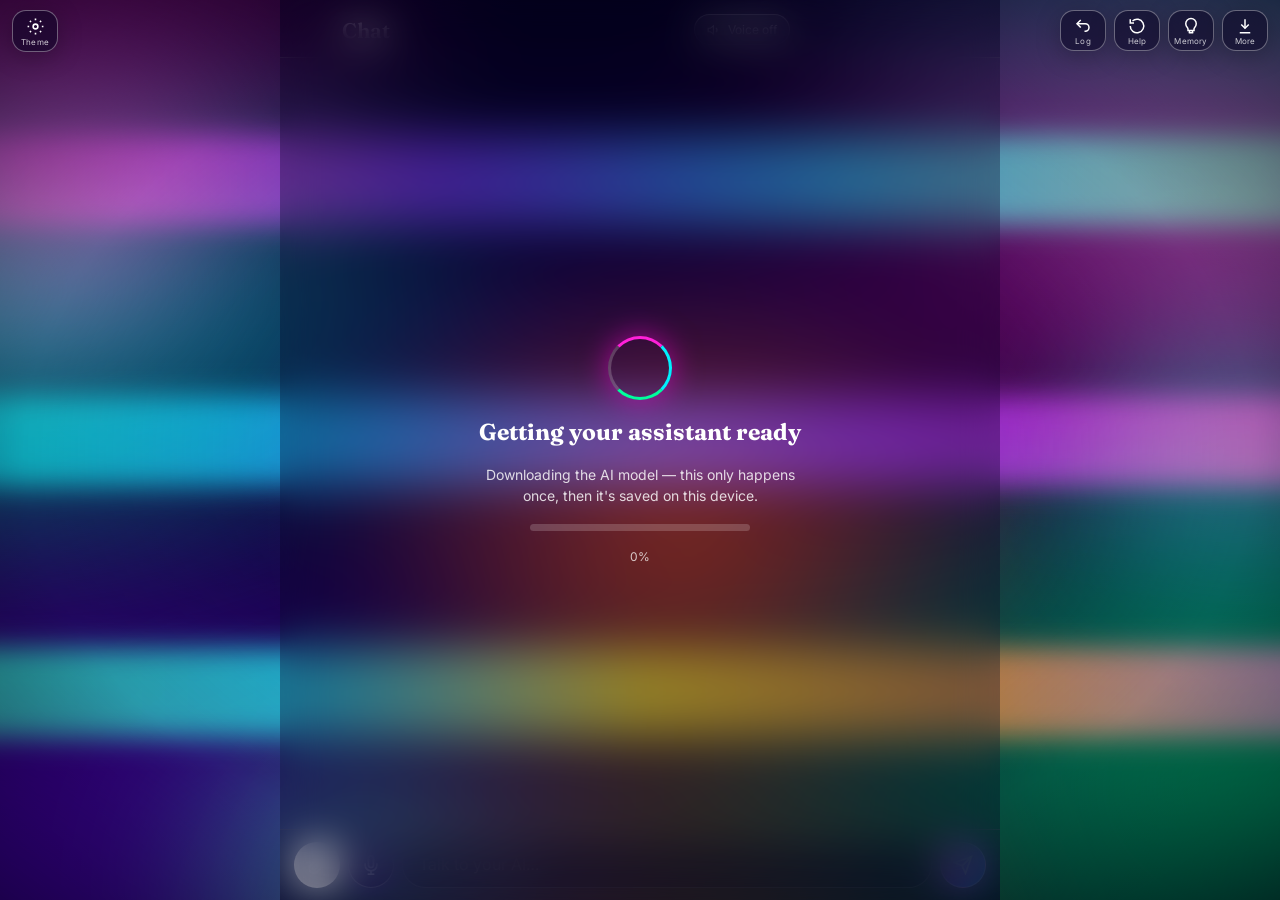
<file: aicompanionwithimagegenandgps.html>
<!DOCTYPE html>
<html lang="en">
<head>
<meta charset="UTF-8">
<meta name="viewport" content="width=device-width, initial-scale=1.0, maximum-scale=1.0, user-scalable=no">
<title>Free AI — Neon Aurora</title>
<link id="manifestLink" rel="manifest">
<meta name="theme-color" content="#24006d">
<meta name="apple-mobile-web-app-capable" content="yes">
<meta name="apple-mobile-web-app-status-bar-style" content="black-translucent">
<meta name="apple-mobile-web-app-title" content="Free AI">
<style>
@import url('https://fonts.googleapis.com/css2?family=Fraunces:wght@500;600&family=Inter:wght@400;500;600&display=swap');

:root{
  --ink:#fff;
  --muted:rgba(255,255,255,.72);
  --border:rgba(255,255,255,.25);
  --pink:#ff20d9;
  --purple:#7b2cff;
  --blue:#168cff;
  --cyan:#00f0ff;
  --green:#00ff9d;
}

*{
  box-sizing:border-box;
  -webkit-tap-highlight-color:transparent;
}

html,body{
  width:100%;
  height:100%;
  margin:0;
  padding:0;
  overflow:hidden;
  background:#03000d;
  color:white;
  font-family:'Inter',-apple-system,BlinkMacSystemFont,sans-serif;
  overscroll-behavior:none;
}

button,
textarea,
select{
  -webkit-appearance:none;
  appearance:none;
}

#bg{
  position:fixed;
  inset:0;
  width:100vw;
  height:100vh;
  height:100dvh;
  overflow:hidden;
  z-index:0;
  pointer-events:none;
  background:
    radial-gradient(
      ellipse at center,
      #24006d 0%,
      #09002e 45%,
      #02000d 100%
    );
  transition:background .7s ease;
}

#bg::before{
  content:"";
  position:absolute;
  width:170%;
  height:170%;
  left:-35%;
  top:-35%;
  background:
    radial-gradient(
      ellipse at 8% 18%,
      rgba(255,0,204,.95) 0%,
      rgba(255,0,204,0) 27%
    ),
    radial-gradient(
      ellipse at 90% 15%,
      rgba(0,220,255,.92) 0%,
      rgba(0,220,255,0) 28%
    ),
    radial-gradient(
      ellipse at 82% 72%,
      rgba(0,255,145,.78) 0%,
      rgba(0,255,145,0) 27%
    ),
    radial-gradient(
      ellipse at 18% 82%,
      rgba(110,0,255,.92) 0%,
      rgba(110,0,255,0) 30%
    ),
    radial-gradient(
      ellipse at 52% 55%,
      rgba(255,90,0,.70) 0%,
      rgba(255,90,0,0) 23%
    );
  filter:blur(48px);
  animation:cloudMove 18s ease-in-out infinite alternate;
  will-change:transform;
}

#bg::after{
  content:"";
  position:absolute;
  width:180%;
  height:180%;
  left:-40%;
  top:-40%;
  background:
    radial-gradient(
      ellipse at 20% 40%,
      rgba(0,255,255,.72) 0%,
      rgba(0,255,255,0) 23%
    ),
    radial-gradient(
      ellipse at 78% 34%,
      rgba(255,0,170,.78) 0%,
      rgba(255,0,170,0) 24%
    ),
    radial-gradient(
      ellipse at 50% 90%,
      rgba(255,220,0,.58) 0%,
      rgba(255,220,0,0) 25%
    );
  filter:blur(65px);
  mix-blend-mode:screen;
  animation:cloudMove2 23s ease-in-out infinite alternate;
  will-change:transform;
}

@keyframes cloudMove{
  0%{transform:rotate(0deg) scale(1) translate3d(-2%,-1%,0);}
  25%{transform:rotate(8deg) scale(1.08) translate3d(5%,-4%,0);}
  50%{transform:rotate(-5deg) scale(1.15) translate3d(-4%,6%,0);}
  75%{transform:rotate(12deg) scale(1.05) translate3d(6%,2%,0);}
  100%{transform:rotate(-8deg) scale(1.18) translate3d(-3%,-5%,0);}
}

@keyframes cloudMove2{
  0%{transform:rotate(0deg) scale(1) translate3d(3%,0,0);}
  30%{transform:rotate(-12deg) scale(1.12) translate3d(-5%,5%,0);}
  60%{transform:rotate(10deg) scale(1.18) translate3d(4%,-4%,0);}
  100%{transform:rotate(-6deg) scale(1.08) translate3d(-6%,3%,0);}
}

body.bg-eggshell{background:#f4f0e6;color:#171717;}
body.bg-eggshell #bg{background:#f4f0e6;}
body.bg-eggshell #bg::before,
body.bg-eggshell #bg::after,
body.bg-eggshell .aurora-ribbon,
body.bg-eggshell .neon-glow{display:none;}
body.bg-eggshell .vignette{display:none;}

body.bg-gradient #bg{
  background:
    linear-gradient(
      125deg,
      #ff007a,#7b2cff,#168cff,#00eaff,#00ff9d,#ffe600
    );
  background-size:600% 600%;
  animation:gradientMove 14s ease infinite;
}
body.bg-gradient #bg::before{opacity:.18;}
body.bg-gradient #bg::after{opacity:.12;}

@keyframes gradientMove{
  0%{background-position:0% 50%}
  25%{background-position:100% 20%}
  50%{background-position:100% 90%}
  75%{background-position:0% 80%}
  100%{background-position:0% 50%}
}

.aurora-ribbon{
  position:absolute;
  width:160%;
  height:90px;
  left:-30%;
  border-radius:999px;
  filter:blur(14px);
  opacity:.78;
  mix-blend-mode:screen;
  will-change:transform;
}

.ribbon1{
  top:15%;
  background:linear-gradient(90deg,transparent,#ff00cc,#7b2cff,#00ccff,#00ff9d,transparent);
  animation:ribbon1 13s ease-in-out infinite alternate;
}
.ribbon2{
  top:44%;
  background:linear-gradient(90deg,transparent,#00f0ff,#168cff,#7b2cff,#ff20d9,transparent);
  animation:ribbon2 17s ease-in-out infinite alternate;
}
.ribbon3{
  top:72%;
  background:linear-gradient(90deg,transparent,#00ff9d,#00f0ff,#ffe600,#ff6a00,#ff20d9,transparent);
  animation:ribbon3 15s ease-in-out infinite alternate;
}

@keyframes ribbon1{
  0%{transform:translateX(-18%) translateY(0) rotate(-15deg) scaleY(1);}
  50%{transform:translateX(8%) translateY(35px) rotate(-7deg) scaleY(1.8);}
  100%{transform:translateX(-5%) translateY(-25px) rotate(-18deg) scaleY(1.2);}
}
@keyframes ribbon2{
  0%{transform:translateX(12%) translateY(0) rotate(13deg) scaleY(1);}
  50%{transform:translateX(-10%) translateY(-45px) rotate(20deg) scaleY(1.7);}
  100%{transform:translateX(5%) translateY(30px) rotate(7deg) scaleY(1.25);}
}
@keyframes ribbon3{
  0%{transform:translateX(-10%) translateY(0) rotate(-10deg) scaleY(1);}
  50%{transform:translateX(14%) translateY(-30px) rotate(-17deg) scaleY(1.8);}
  100%{transform:translateX(-2%) translateY(35px) rotate(-4deg) scaleY(1.3);}
}

.neon-glow{
  position:absolute;
  width:280px;
  height:280px;
  border-radius:50%;
  filter:blur(75px);
  opacity:.44;
  mix-blend-mode:screen;
  will-change:transform;
}
.glow1{background:#ff00cc;top:5%;left:-90px;animation:glow1 12s ease-in-out infinite alternate;}
.glow2{background:#00eaff;right:-90px;top:35%;animation:glow2 14s ease-in-out infinite alternate;}
.glow3{background:#00ff88;left:15%;bottom:-130px;animation:glow3 17s ease-in-out infinite alternate;}

@keyframes glow1{to{transform:translate3d(45vw,20vh,0) scale(1.4);}}
@keyframes glow2{to{transform:translate3d(-45vw,-20vh,0) scale(1.3);}}
@keyframes glow3{to{transform:translate3d(30vw,-35vh,0) scale(1.5);}}

.vignette{
  position:absolute;
  inset:0;
  background:
    radial-gradient(
      ellipse at center,
      transparent 28%,
      rgba(0,0,20,.20) 68%,
      rgba(0,0,15,.68) 100%
    );
  z-index:20;
}

#bgButton{
  position:fixed;
  top:calc(10px + env(safe-area-inset-top));
  left:12px;
  z-index:100;
  width:46px;
  height:auto;
  padding:6px 2px 5px;
  border-radius:14px;
  border:1px solid rgba(255,255,255,.35);
  background:rgba(10,5,35,.55);
  color:white;
  display:flex;
  flex-direction:column;
  align-items:center;
  justify-content:center;
  gap:2px;
  backdrop-filter:blur(16px);
  -webkit-backdrop-filter:blur(16px);
  box-shadow:0 5px 25px rgba(0,0,0,.25);
  cursor:pointer;
}
#bgButton svg{width:19px;height:19px;}
#bgButton:active{transform:scale(.92);}
.iconBtnLabel{
  font-size:8px;line-height:1;color:rgba(255,255,255,.78);
  white-space:nowrap;letter-spacing:.2px;font-family:'Inter',sans-serif;
}

#bgMenu{
  position:fixed;
  top:calc(66px + env(safe-area-inset-top));
  left:12px;
  z-index:101;
  width:205px;
  padding:8px;
  border-radius:17px;
  background:rgba(8,4,40,.88);
  border:1px solid rgba(255,255,255,.25);
  backdrop-filter:blur(22px);
  -webkit-backdrop-filter:blur(22px);
  box-shadow:0 18px 55px rgba(0,0,0,.4);
  opacity:0;
  transform:translateY(-7px) scale(.97);
  pointer-events:none;
  transition:.2s ease;
}
#bgMenu.open{opacity:1;transform:none;pointer-events:auto;}

#recoverMenu{
  position:fixed;
  top:calc(66px + env(safe-area-inset-top));
  right:12px;
  z-index:101;
  width:230px;
  padding:8px;
  border-radius:17px;
  background:rgba(8,4,40,.88);
  border:1px solid rgba(255,255,255,.25);
  backdrop-filter:blur(22px);
  -webkit-backdrop-filter:blur(22px);
  box-shadow:0 18px 55px rgba(0,0,0,.4);
  opacity:0;
  transform:translateY(-7px) scale(.97);
  pointer-events:none;
  transition:.2s ease;
}
#recoverMenu.open{opacity:1;transform:none;pointer-events:auto;}

.bgMenuTitle{font-size:12px;color:rgba(255,255,255,.65);padding:6px 9px 8px;}
.bgOption{
  width:100%;border:0;background:transparent;color:white;padding:10px;
  border-radius:11px;text-align:left;font-family:inherit;cursor:pointer;
}
.bgOption:hover,.bgOption.active{background:rgba(255,255,255,.13);}

#toolbar{
  position:fixed;
  top:calc(10px + env(safe-area-inset-top));
  right:12px;
  z-index:100;
  display:flex;
  gap:8px;
}
.toolbarBtn{
  width:46px;height:auto;padding:6px 2px 5px;border-radius:14px;
  border:1px solid rgba(255,255,255,.35);
  background:rgba(10,5,35,.55);color:white;
  display:flex;flex-direction:column;align-items:center;justify-content:center;gap:2px;
  backdrop-filter:blur(16px);-webkit-backdrop-filter:blur(16px);
  box-shadow:0 5px 25px rgba(0,0,0,.25);cursor:pointer;position:relative;
}
.toolbarBtn svg{width:18px;height:18px;}
.toolbarBtn:active{transform:scale(.92);}
.toolbarBtn .dot{
  position:absolute;top:2px;right:4px;width:9px;height:9px;border-radius:50%;
  background:#00ff9d;box-shadow:0 0 8px #00ff9d;display:none;
}
.toolbarBtn .dot.show{display:block;}

#toolbarMenu{
  position:fixed;
  top:calc(66px + env(safe-area-inset-top));
  right:12px;
  z-index:101;
  width:250px;
  padding:8px;
  border-radius:17px;
  background:rgba(8,4,40,.88);
  border:1px solid rgba(255,255,255,.25);
  backdrop-filter:blur(22px);
  -webkit-backdrop-filter:blur(22px);
  box-shadow:0 18px 55px rgba(0,0,0,.4);
  opacity:0;
  transform:translateY(-7px) scale(.97);
  pointer-events:none;
  transition:.2s ease;
  max-height:80vh;
  overflow-y:auto;
}
#toolbarMenu.open{opacity:1;transform:none;pointer-events:auto;}

.tMenuTitle{font-size:12px;color:rgba(255,255,255,.65);padding:6px 9px 8px;}
.tOption{
  width:100%;border:0;background:transparent;color:white;padding:10px;
  border-radius:11px;text-align:left;font-family:inherit;cursor:pointer;
  font-size:13px;display:flex;align-items:center;justify-content:space-between;gap:8px;
}
.tOption:hover{background:rgba(255,255,255,.13);}
.tOption .sub{font-size:11px;color:rgba(255,255,255,.55);display:block;margin-top:2px;}

#offlineBanner{
  position:fixed;
  top:calc(56px + env(safe-area-inset-top));
  left:50%;
  transform:translateX(-50%) translateY(-8px);
  z-index:99;
  padding:8px 16px;
  border-radius:999px;
  font-size:12px;
  background:rgba(255,150,0,.20);
  border:1px solid rgba(255,180,60,.55);
  color:#ffe1b0;
  backdrop-filter:blur(14px);
  -webkit-backdrop-filter:blur(14px);
  opacity:0;
  pointer-events:none;
  transition:.25s ease;
  white-space:nowrap;
  max-width:calc(100vw - 24px);
  overflow:hidden;
  text-overflow:ellipsis;
}
#offlineBanner.show{opacity:1;transform:translateX(-50%) translateY(0);}

.modalShade{
  position:fixed;inset:0;z-index:200;
  background:rgba(2,0,10,.62);
  backdrop-filter:blur(6px);-webkit-backdrop-filter:blur(6px);
  display:none;align-items:center;justify-content:center;padding:20px;
}
.modalShade.open{display:flex;}

.modalCard{
  width:min(380px,100%);
  max-height:80vh;
  overflow-y:auto;
  padding:22px;
  border-radius:22px;
  background:rgba(10,5,40,.92);
  border:1px solid rgba(255,255,255,.25);
  box-shadow:0 25px 80px rgba(0,0,0,.5);
}
.modalCard.wide{width:min(620px,100%);}

.modalCard.mapCard{width:min(720px,100%);max-height:92vh;}

/* Floating, non-blocking map mode: chat stays usable while map is open */
.modalShade.mapFloating{
  background:transparent;
  backdrop-filter:none;
  -webkit-backdrop-filter:none;
  pointer-events:none;
  align-items:flex-start;
  justify-content:center;
  padding:0;
  padding-top:calc(56px + env(safe-area-inset-top));
}
.modalShade.mapFloating .mapCard{
  pointer-events:auto;
  width:min(680px,calc(100% - 20px));
  max-height:min(58vh,540px);
  background:rgba(8,4,35,.62);
  border:1px solid rgba(255,255,255,.30);
  box-shadow:0 20px 60px rgba(0,0,0,.45);
}

/* Floating, draggable, resizable code window: separate from mapFloating
   because the code editor needs a taller default, a drag handle, and a
   user-resizable corner rather than the map's fixed centered layout. */
.modalShade.codeFloating{
  background:transparent;
  backdrop-filter:none;
  -webkit-backdrop-filter:none;
  pointer-events:none;
  align-items:flex-start;
  justify-content:flex-start;
  padding:0;
}
.modalShade.codeFloating .modalCard{
  pointer-events:auto;
  position:fixed;
  top:calc(56px + env(safe-area-inset-top));
  left:12px;
  width:min(640px,calc(100vw - 24px));
  max-height:min(75vh,700px);
  min-width:280px;
  min-height:220px;
  resize:both;
  overflow:auto;
  background:rgba(8,4,35,.90);
  border:1px solid rgba(255,255,255,.30);
  box-shadow:0 20px 60px rgba(0,0,0,.45);
}
.codeDragHandle{
  cursor:grab;
  user-select:none;
  -webkit-user-select:none;
  touch-action:none;
  display:flex;
  align-items:center;
  gap:8px;
  margin:-4px -4px 8px;
  padding:4px 6px;
  border-radius:10px;
}
.codeDragHandle:active{cursor:grabbing;background:rgba(255,255,255,.06);}
.codeDragHandle .dragDots{opacity:.5;font-size:13px;letter-spacing:2px;}
#mapContainer{
  width:100%;
  height:min(42vh,380px);
  border-radius:14px;
  overflow:hidden;
  background:rgba(255,255,255,.06);
  margin:10px 0;
  opacity:.94;
}

/* ---------- 3D chase-cam mode ----------
   Not true 3D terrain — this tilts the same 2D street map like a ground
   plane, Garmin-nav-style, with a fixed HUD arrow standing in for the
   vehicle. Perspective must live on the wrapper (not the tilted element
   itself) for the 3D effect to render correctly. */
.map3dWrap{
  position:relative;
  perspective:900px;
  border-radius:14px;
  overflow:hidden;
  margin:10px 0;
}
.map3dWrap #mapContainer{
  margin:0;
  transition:transform .4s ease;
  transform-origin:50% 100%;
}
.map3dWrap.tilt-3d #mapContainer{
  transform:rotateX(58deg) scale(1.55);
}
#vehicleIcon{
  position:absolute;
  left:50%; bottom:10%;
  width:0; height:0;
  border-left:9px solid transparent;
  border-right:9px solid transparent;
  border-bottom:24px solid #00f0ff;
  filter:drop-shadow(0 0 8px rgba(0,240,255,.75));
  transform:translateX(-50%) rotate(0deg);
  transform-origin:50% 70%;
  z-index:15;
  display:none;
  pointer-events:none;
}
#vehicleIcon.show{display:block;}

#gpsStatus{
  font-size:12.5px;
  line-height:1.6;
  background:rgba(255,255,255,.06);
  border:1px solid rgba(255,255,255,.15);
  border-radius:12px;
  padding:10px 12px;
  white-space:pre-line;
}

.modalCard h2{margin:0 0 10px;font-family:'Fraunces',serif;font-size:19px;}
.modalCard p{font-size:13px;line-height:1.55;color:rgba(255,255,255,.82);margin:0 0 10px;}

.modalSteps{margin:12px 0;padding:0;list-style:none;}
.modalSteps li{
  display:flex;gap:10px;align-items:flex-start;font-size:13px;line-height:1.5;
  color:rgba(255,255,255,.85);padding:8px 0;border-bottom:1px solid rgba(255,255,255,.10);
}
.modalSteps li:last-child{border-bottom:0;}

.stepNum{
  flex-shrink:0;width:22px;height:22px;border-radius:50%;
  background:linear-gradient(135deg,#ff20c8,#168cff);
  display:flex;align-items:center;justify-content:center;
  font-size:11px;font-weight:600;
}

.modalActions{display:flex;gap:8px;margin-top:14px;flex-wrap:wrap;}
.modalActions button{
  flex:1;min-width:110px;padding:11px;border-radius:12px;
  border:1px solid rgba(255,255,255,.28);
  background:rgba(255,255,255,.09);color:white;cursor:pointer;
  font-size:13px;font-family:inherit;
}
.modalActions button.primary{
  background:linear-gradient(135deg,#ff20c8,#7b2cff,#168cff);
  border-color:rgba(255,255,255,.45);
}

.memoryList{display:flex;flex-direction:column;gap:8px;margin:12px 0;}
.memoryItem{
  display:flex;align-items:center;justify-content:space-between;gap:10px;
  padding:9px 11px;border-radius:11px;
  background:rgba(255,255,255,.08);border:1px solid rgba(255,255,255,.14);
  font-size:12.5px;
}
.memoryItem .memText{flex:1;line-height:1.4;}
.memoryItem button{
  flex-shrink:0;border:0;background:transparent;color:rgba(255,255,255,.55);
  font-size:16px;cursor:pointer;padding:0 3px;
}
.memoryEmpty{font-size:12.5px;color:rgba(255,255,255,.55);padding:10px 0;}

.convoList{display:flex;flex-direction:column;gap:8px;margin:12px 0;}
.convoItem{
  display:flex;align-items:center;justify-content:space-between;gap:10px;
  padding:10px 11px;border-radius:11px;
  background:rgba(255,255,255,.08);border:1px solid rgba(255,255,255,.14);
  font-size:12.5px;cursor:pointer;
}
.convoItem:hover{background:rgba(255,255,255,.14);}
.convoItem .convoMain{flex:1;min-width:0;}
.convoItem .convoTitle{font-weight:600;margin-bottom:2px;white-space:nowrap;overflow:hidden;text-overflow:ellipsis;}
.convoItem .convoMeta{font-size:11px;color:rgba(255,255,255,.55);}
.convoItem .convoDel{
  flex-shrink:0;border:0;background:transparent;color:rgba(255,255,255,.55);
  font-size:16px;cursor:pointer;padding:0 3px;
}

#codeViewerBody{
  white-space:pre;
  overflow-x:auto;
  font-family:ui-monospace,SFMono-Regular,Menlo,Consolas,monospace;
  font-size:11.5px;
  line-height:1.5;
  background:rgba(0,0,10,.55);
  border:1px solid rgba(255,255,255,.15);
  border-radius:12px;
  padding:12px;
  max-height:50vh;
  overflow-y:auto;
  color:#c9f7ff;
}

#codeEditArea{
  width:100%;
  min-height:50vh;
  font-family:ui-monospace,SFMono-Regular,Menlo,Consolas,monospace;
  font-size:12px;
  line-height:1.5;
  background:rgba(0,0,10,.55);
  border:1px solid rgba(255,255,255,.15);
  border-radius:12px;
  padding:12px;
  color:#c9f7ff;
  resize:vertical;
}

#codeFileSelect{
  width:100%;
  padding:9px 10px;
  border-radius:11px;
  border:1px solid rgba(255,255,255,.22);
  background:rgba(0,0,20,.55);
  color:white;
  font-family:inherit;
  font-size:12.5px;
  margin-bottom:10px;
  outline:none;
}

#cameraPreview{
  width:100%;
  border-radius:14px;
  background:#000;
  max-height:50vh;
  display:block;
}
#cameraCanvas{display:none;}

#app{
  position:relative;
  z-index:5;
  width:100%;
  max-width:720px;
  height:100vh;
  height:100dvh;
  margin:0 auto;
  display:flex;
  flex-direction:column;
  overflow:hidden;
}

#loading{
  position:absolute;inset:0;z-index:50;
  display:flex;flex-direction:column;align-items:center;justify-content:center;
  gap:18px;padding:32px;text-align:center;
  background:rgba(5,0,30,.30);
  backdrop-filter:blur(20px);-webkit-backdrop-filter:blur(20px);
  transition:opacity .5s ease,visibility .5s ease;
}
#loading.hidden{opacity:0;visibility:hidden;pointer-events:none;}

.loading-mark{
  width:64px;height:64px;border-radius:50%;
  border:3px solid rgba(255,255,255,.20);
  border-top-color:#ff20d9;border-right-color:#00f0ff;border-bottom-color:#00ff9d;
  animation:spin .9s linear infinite;
  box-shadow:0 0 30px rgba(255,0,220,.55);
}
@keyframes spin{to{transform:rotate(360deg)}}

#loading h1{margin:0;font-family:'Fraunces',serif;font-size:23px;}
#loading p{margin:0;max-width:330px;color:rgba(255,255,255,.82);font-size:14px;line-height:1.5;}

#loadingProgWrap{width:220px;height:7px;overflow:hidden;border-radius:999px;background:rgba(255,255,255,.18);}
#loadingProgBar{
  width:0%;height:100%;border-radius:999px;
  background:linear-gradient(90deg,#ff00cc,#7b2cff,#00ccff,#00ff9d);
  box-shadow:0 0 15px #00eaff;
  transition:width .25s ease;
}
#loadingPct{color:rgba(255,255,255,.75);font-size:12px;}
#loadingError{display:none;max-width:320px;color:#ffb5d9;font-size:13px;line-height:1.5;}
#loadingCachedNote{display:none;max-width:320px;color:#b8ffd9;font-size:12.5px;line-height:1.5;}

header{
  flex-shrink:0;
  display:flex;align-items:center;justify-content:space-between;
  padding:calc(14px + env(safe-area-inset-top)) 210px 12px 62px;
  background:linear-gradient(180deg,rgba(5,0,30,.30),rgba(5,0,30,.08));
  border-bottom:1px solid rgba(255,255,255,.14);
  backdrop-filter:blur(14px);-webkit-backdrop-filter:blur(14px);
}
header h1{
  margin:0;font-family:'Fraunces',serif;font-size:21px;font-weight:600;color:white;
  text-shadow:0 0 20px rgba(255,255,255,.35);
}

#speakToggle{
  display:flex;align-items:center;gap:7px;padding:7px 12px;border-radius:999px;
  border:1px solid rgba(255,255,255,.30);background:rgba(255,255,255,.10);
  color:rgba(255,255,255,.78);
  backdrop-filter:blur(12px);-webkit-backdrop-filter:blur(12px);
  cursor:pointer;font-family:'Inter',sans-serif;font-size:12px;
}
#speakToggle.on{
  color:white;border-color:rgba(255,100,220,.75);
  background:rgba(255,30,210,.20);box-shadow:0 0 18px rgba(255,20,210,.35);
}
#speakToggle svg{width:14px;height:14px;}

#voicePanel{
  position:absolute;right:14px;top:calc(60px + env(safe-area-inset-top));z-index:40;
  width:min(300px,calc(100vw - 28px));padding:15px;border-radius:18px;
  background:rgba(8,4,40,.82);border:1px solid rgba(255,255,255,.25);
  backdrop-filter:blur(20px);-webkit-backdrop-filter:blur(20px);
  box-shadow:0 15px 50px rgba(0,0,0,.30);
  opacity:0;transform:translateY(-8px) scale(.98);pointer-events:none;
  transition:opacity .2s ease,transform .2s ease;
}
#voicePanel.open{opacity:1;transform:none;pointer-events:auto;}

.voiceTitle{font-size:13px;font-weight:600;margin-bottom:10px;}
.voiceRow{display:flex;align-items:center;justify-content:space-between;gap:10px;margin-top:10px;}
.voiceRow label{font-size:12px;color:rgba(255,255,255,.72);}

#voiceSelect{
  width:100%;padding:8px;border-radius:10px;
  border:1px solid rgba(255,255,255,.20);background:rgba(0,0,20,.60);
  color:white;outline:none;
}
#rateSlider{width:145px;accent-color:#ff35d6;}
#rateValue{min-width:45px;text-align:right;font-size:12px;}

#testVoiceBtn{
  width:100%;margin-top:12px;padding:9px;border-radius:10px;
  border:1px solid rgba(255,255,255,.25);background:rgba(255,255,255,.09);
  color:white;cursor:pointer;
}

#mediaPanel{
  position:absolute;left:12px;right:12px;bottom:90px;z-index:35;
  max-height:60%;overflow:auto;padding:12px;border-radius:18px;
  background:rgba(7,3,30,.88);border:1px solid rgba(255,255,255,.22);
  backdrop-filter:blur(20px);-webkit-backdrop-filter:blur(20px);
  box-shadow:0 20px 70px rgba(0,0,0,.42);display:none;
}
#mediaPanel.open{display:block;}

.mediaTop{display:flex;align-items:center;justify-content:space-between;margin-bottom:10px;}
.mediaTitle{font-weight:600;font-size:13px;}
.mediaClose{border:0;background:transparent;color:white;font-size:20px;cursor:pointer;}

.mediaContent img,.mediaContent video{
  display:block;width:100%;max-height:45vh;object-fit:contain;border-radius:12px;background:#000;
}
.mediaContent img{min-height:80px;}
.mediaContent audio{width:100%;}

.mediaStatus{padding:20px;text-align:center;font-size:13px;color:rgba(255,255,255,.78);}

.mediaActions{display:flex;gap:8px;margin-top:10px;}
.mediaActions button,.mediaActions a{
  flex:1;min-width:0;padding:10px;border-radius:10px;
  border:1px solid rgba(255,255,255,.22);background:rgba(255,255,255,.09);
  color:white;text-align:center;text-decoration:none;font-size:12px;cursor:pointer;
}

#log{
  flex:1;min-height:0;overflow-y:auto;padding:14px 16px 16px;
  display:flex;flex-direction:column;gap:14px;
  -webkit-overflow-scrolling:touch;scrollbar-width:none;
}
#log::-webkit-scrollbar{display:none;}

.bubble-row{display:flex;width:100%;}
.bubble-row.user{justify-content:flex-end;}
.bubble-row.ai{justify-content:flex-start;}

.bubble{
  max-width:84%;padding:12px 16px;border-radius:20px;font-size:15px;line-height:1.5;
  word-break:break-word;white-space:pre-wrap;
  animation:bubbleIn .25s ease-out;
  box-shadow:0 8px 30px rgba(0,0,0,.18);
}
@keyframes bubbleIn{
  from{opacity:0;transform:translateY(8px) scale(.98);}
  to{opacity:1;transform:none;}
}

.bubble.ai{
  color:white;
  background:linear-gradient(135deg,rgba(90,30,180,.45),rgba(0,160,255,.25));
  border:1px solid rgba(255,255,255,.32);border-bottom-left-radius:5px;
  backdrop-filter:blur(18px);-webkit-backdrop-filter:blur(18px);
}
.bubble.user{
  color:white;
  background:linear-gradient(135deg,rgba(20,5,80,.75),rgba(40,0,100,.65));
  border:1px solid rgba(100,220,255,.45);border-bottom-right-radius:5px;
  backdrop-filter:blur(18px);-webkit-backdrop-filter:blur(18px);
}
.bubble.error{color:white;background:rgba(170,20,70,.58);border:1px solid rgba(255,120,170,.45);}
.bubble.notice{color:white;background:rgba(20,90,150,.38);border:1px solid rgba(100,220,255,.35);}
.bubble.permission{color:white;background:rgba(120,80,10,.42);border:1px solid rgba(255,205,100,.45);}

.permBtnRow{display:flex;gap:8px;margin-top:10px;}
.permBtnRow button{
  flex:1;padding:9px;border-radius:10px;border:1px solid rgba(255,255,255,.30);
  background:rgba(255,255,255,.12);color:white;font-family:inherit;font-size:12.5px;cursor:pointer;
}
.permBtnRow button.allow{
  background:linear-gradient(135deg,#00c97a,#00a3ff);border-color:rgba(255,255,255,.45);
}

.typing-dot{
  display:inline-block;width:6px;height:6px;border-radius:50%;background:white;
  margin-right:4px;box-shadow:0 0 10px #00eaff;animation:bounce 1.1s infinite;
}
.typing-dot:nth-child(2){animation-delay:.15s;}
.typing-dot:nth-child(3){animation-delay:.30s;}
@keyframes bounce{
  0%,60%,100%{transform:translateY(0);opacity:.35;}
  30%{transform:translateY(-5px);opacity:1;}
}

form#inputRow{
  flex-shrink:0;display:flex;align-items:flex-end;gap:8px;
  padding:10px 14px calc(12px + env(safe-area-inset-bottom));
  background:linear-gradient(0deg,rgba(5,0,30,.42),rgba(5,0,30,.08));
  border-top:1px solid rgba(255,255,255,.14);
  backdrop-filter:blur(14px);-webkit-backdrop-filter:blur(14px);
}

#cmd{
  flex:1;min-width:0;max-height:120px;resize:none;outline:none;
  padding:12px 16px;border-radius:23px;
  border:1px solid rgba(255,255,255,.28);background:rgba(8,4,45,.44);
  color:white;caret-color:#00f0ff;
  font-family:'Inter',sans-serif;font-size:16px;line-height:1.4;
  backdrop-filter:blur(18px);-webkit-backdrop-filter:blur(18px);
}
#cmd::placeholder{color:rgba(255,255,255,.62);}
#cmd:focus{border-color:rgba(0,240,255,.70);box-shadow:0 0 18px rgba(0,240,255,.18);}
#cmd:disabled{opacity:.5;}

button.round{
  width:46px;height:46px;flex-shrink:0;border-radius:50%;
  display:flex;align-items:center;justify-content:center;
  border:1px solid rgba(255,255,255,.30);cursor:pointer;color:white;
}
button.round:active{transform:scale(.92);}
button.round:disabled{opacity:.35;cursor:not-allowed;}

#micBtn{
  background:rgba(30,10,90,.50);box-shadow:0 0 18px rgba(110,0,255,.20);
  backdrop-filter:blur(15px);-webkit-backdrop-filter:blur(15px);
}
#micBtn.listening{
  background:linear-gradient(135deg,#ff008c,#ff3b00);
  border-color:rgba(255,255,255,.55);animation:micPulse 1s infinite;
}
@keyframes micPulse{
  0%,100%{box-shadow:0 0 0 0 rgba(255,0,180,.45);}
  50%{box-shadow:0 0 0 10px rgba(255,0,180,0);}
}

#sendBtn{
  background:linear-gradient(135deg,#ff20c8,#7b2cff,#168cff);
  border:1px solid rgba(255,255,255,.45);box-shadow:0 0 25px rgba(255,20,210,.35);
}
#sendBtn:disabled{opacity:.4;}
button.round svg{width:20px;height:20px;}

body.bg-eggshell header,
body.bg-eggshell form#inputRow{background:rgba(255,255,255,.38);border-color:rgba(0,0,0,.12);}

body.bg-eggshell header h1,
body.bg-eggshell .bubble,
body.bg-eggshell #speakToggle,
body.bg-eggshell #cmd,
body.bg-eggshell button.round{color:#171717;text-shadow:none;}

body.bg-eggshell #cmd{background:rgba(255,255,255,.65);border-color:rgba(0,0,0,.18);caret-color:#5b35ff;}
body.bg-eggshell #cmd::placeholder{color:rgba(0,0,0,.50);}

body.bg-eggshell .bubble.ai{color:#171717;background:rgba(255,255,255,.75);border-color:rgba(0,0,0,.12);}
body.bg-eggshell .bubble.user{color:#171717;background:rgba(230,225,215,.9);border-color:rgba(0,0,0,.12);}

body.bg-eggshell #speakToggle{background:rgba(255,255,255,.7);border-color:rgba(0,0,0,.16);}
body.bg-eggshell #micBtn{color:#171717;background:rgba(255,255,255,.7);}

body.bg-eggshell .toolbarBtn,
body.bg-eggshell #bgButton{color:#171717;background:rgba(255,255,255,.7);border-color:rgba(0,0,0,.16);}

body.bg-eggshell #toolbarMenu,
body.bg-eggshell #recoverMenu,
body.bg-eggshell #bgMenu{background:rgba(255,255,255,.92);color:#171717;border-color:rgba(0,0,0,.14);}

body.bg-eggshell .tOption,
body.bg-eggshell .bgOption{color:#171717;}

body.bg-eggshell .modalCard{background:rgba(255,255,255,.96);color:#171717;border-color:rgba(0,0,0,.14);}
body.bg-eggshell .modalCard p,
body.bg-eggshell .modalSteps li{color:rgba(0,0,0,.72);}

body.bg-eggshell .memoryItem,
body.bg-eggshell .convoItem{background:rgba(0,0,0,.06);border-color:rgba(0,0,0,.10);color:#171717;}

body.bg-eggshell #codeViewerBody,
body.bg-eggshell #codeEditArea{
  background:rgba(0,0,0,.05);color:#0b3d4a;border-color:rgba(0,0,0,.14);
}

@media(max-width:720px){.bubble{max-width:89%;}}

/* ---------- code blocks in AI replies (Python scratchpad) ---------- */
.code-wrap{
  background:rgba(5,3,20,.85); border-radius:14px; margin:8px 0; overflow:hidden;
  font-size:13px; border:1px solid rgba(255,255,255,.15);
}
.code-head{
  display:flex; justify-content:space-between; align-items:center; padding:7px 12px;
  background:rgba(255,255,255,.06); font-family:ui-monospace,SFMono-Regular,Menlo,monospace;
  color:rgba(255,255,255,.6); font-size:11px;
}
.code-head .lang{text-transform:uppercase; letter-spacing:.5px;}
.code-actions{display:flex; gap:6px;}
.code-actions button{
  background:rgba(255,255,255,.1); border:none; color:white; font-size:10.5px;
  padding:4px 9px; border-radius:6px; cursor:pointer; font-family:'Inter',sans-serif;
}
.code-actions button:active{background:rgba(255,255,255,.22);}
pre.code-body{
  margin:0; padding:12px; overflow-x:auto; color:#c9f7ff;
  font-family:ui-monospace,SFMono-Regular,Menlo,monospace; font-size:12.5px; line-height:1.55;
}
.run-output{
  background:rgba(0,0,0,.4); color:#b8ffd9; font-family:ui-monospace,SFMono-Regular,Menlo,monospace;
  font-size:12px; padding:10px 12px; border-top:1px solid rgba(255,255,255,.1);
  white-space:pre-wrap; display:none;
}
.run-output.err{color:#ffb0a0;}
.run-output.show{display:block;}

@media(prefers-reduced-motion:reduce){
  #bg::before,#bg::after,.aurora-ribbon,.neon-glow,#bg{animation-duration:40s;}
}
</style>
</head>
<body>
<div id="bg">
  <div class="aurora-ribbon ribbon1"></div>
  <div class="aurora-ribbon ribbon2"></div>
  <div class="aurora-ribbon ribbon3"></div>
  <div class="neon-glow glow1"></div>
  <div class="neon-glow glow2"></div>
  <div class="neon-glow glow3"></div>
  <div class="vignette"></div>
</div>
<button id="bgButton" type="button" title="Change background" aria-label="Change background">
  <svg viewBox="0 0 24 24" fill="none" stroke="currentColor" stroke-width="2">
    <circle cx="12" cy="12" r="3"></circle>
    <path d="M12 2v2M12 20v2M4.93 4.93l1.42 1.42M17.65 17.65l1.42 1.42M2 12h2M20 12h2M4.93 19.07l1.42-1.42M17.65 6.35l1.42-1.42"></path>
  </svg>
  <span class="iconBtnLabel">Theme</span>
</button>
<div id="bgMenu">
  <div class="bgMenuTitle">Background</div>
  <button class="bgOption" data-bg="aurora" type="button">🌌 Neon Aurora</button>
  <button class="bgOption" data-bg="gradient" type="button">🌈 Color-changing gradient</button>
  <button class="bgOption" data-bg="eggshell" type="button">🥚 Plain eggshell</button>
</div>

<div id="toolbar">
  <button id="rollbackBtn" class="toolbarBtn" type="button" title="Crash log & rollback" aria-label="Rollback">
    <svg viewBox="0 0 24 24" fill="none" stroke="currentColor" stroke-width="2">
      <path d="M9 14L4 9l5-5"/><path d="M4 9h11a5 5 0 0 1 0 10h-1"/>
    </svg>
    <span class="iconBtnLabel">Log</span>
  </button>
  <button id="recoverBtn" class="toolbarBtn" type="button" title="Stuck? Tap to recover" aria-label="Recover">
    <svg viewBox="0 0 24 24" fill="none" stroke="currentColor" stroke-width="2">
      <path d="M3 12a9 9 0 1 0 3-6.7"/><path d="M3 3v5h5"/>
    </svg>
    <span class="iconBtnLabel">Help</span>
  </button>
  <div id="recoverMenu">
    <div class="bgMenuTitle">Stuck? Try one of these</div>
    <button class="bgOption" id="recoverRefresh" type="button">🔄 Refresh the app</button>
    <div style="display:flex; align-items:center; gap:6px; padding:2px 9px 6px;">
      <span style="font-size:13px;">⏪ Rewind last</span>
      <input type="number" id="rewindCountInput" min="1" max="20" value="10"
        style="width:44px; padding:4px 5px; border-radius:8px; border:1px solid rgba(255,255,255,.25); background:rgba(0,0,20,.5); color:white; text-align:center; font-family:inherit; font-size:13px;">
      <span style="font-size:13px;">messages</span>
    </div>
    <button class="bgOption" id="recoverRewind" type="button">Rewind now</button>
  </div>
  <button id="memoryBtn" class="toolbarBtn" type="button" title="What it remembers" aria-label="Memory">
    <svg viewBox="0 0 24 24" fill="none" stroke="currentColor" stroke-width="2">
      <path d="M12 2a7 7 0 00-7 7c0 2.5 1.2 4 2.3 5.2.5.6.7 1 .7 1.8V18h8v-2c0-.8.2-1.2.7-1.8C17.8 13 19 11.5 19 9a7 7 0 00-7-7z"/>
      <path d="M9 21h6"/><path d="M10 18v3M14 18v3"/>
    </svg>
    <span class="iconBtnLabel">Memory</span>
  </button>
  <button id="installBtn" class="toolbarBtn" type="button" title="Save to home screen" aria-label="Install">
    <svg viewBox="0 0 24 24" fill="none" stroke="currentColor" stroke-width="2">
      <path d="M12 3v12"/><path d="M7 10l5 5 5-5"/><path d="M5 21h14"/>
    </svg>
    <span class="iconBtnLabel">More</span>
    <span class="dot" id="installDot"></span>
  </button>
</div>
<div id="toolbarMenu">
  <div class="tMenuTitle">More</div>
  <button class="tOption" id="tInstall" type="button">
    <span>📲 Save to home screen<span class="sub">Use it like an app, no browser bar</span></span>
  </button>
  <button class="tOption" id="tMemory" type="button">
    <span>🧠 What it remembers<span class="sub">Names, topics, saved facts</span></span>
  </button>
  <button class="tOption" id="tConvos" type="button">
    <span>💬 Saved conversations<span class="sub">Full chat history, saved on this device</span></span>
  </button>
  <button class="tOption" id="tCode" type="button">
    <span>🧩 View / edit app code<span class="sub">See and modify this app's own source</span></span>
  </button>
  <button class="tOption" id="tDownloads" type="button">
    <span>📡 What's been downloaded<span class="sub">Everything fetched from the internet this session</span></span>
  </button>
  <button class="tOption" id="tMap" type="button">
    <span>🗺️ Map &amp; GPS<span class="sub">Real location with roads &amp; streets, floats over chat</span></span>
  </button>
  <button class="tOption" id="tCamera" type="button">
    <span>📷 Camera<span class="sub">Take a photo or video (asks permission first)</span></span>
  </button>
  <button class="tOption" id="tExport" type="button">
    <span>📤 Export memory &amp; chats<span class="sub">Save a file to move to another install</span></span>
  </button>
  <button class="tOption" id="tImport" type="button">
    <span>📥 Import memory &amp; chats<span class="sub">Load a file exported from another install</span></span>
  </button>
  <input id="importInput" type="file" accept="application/json" hidden>
  <button class="tOption" id="tForget" type="button">
    <span>🗑️ Forget everything<span class="sub">Clears saved memory only</span></span>
  </button>
</div>

<div id="offlineBanner"></div>

<div class="modalShade" id="installModalShade">
  <div class="modalCard">
    <h2 id="installModalTitle">Save to your home screen</h2>
    <p id="installModalBody">
      Once installed, this opens like its own app and the AI model stays
      saved on this device — no internet needed to chat after the first setup.
    </p>
    <ol class="modalSteps" id="installSteps"></ol>
    <div class="modalActions">
      <button type="button" id="installModalClose">Close</button>
      <button type="button" id="installModalGo" class="primary" style="display:none;">Install</button>
    </div>
  </div>
</div>

<div class="modalShade" id="memoryModalShade">
  <div class="modalCard">
    <h2>What I remember</h2>
    <p>
      Saved only on this device. Nothing here is sent anywhere — it's just
      used to keep our conversations feeling continuous.
    </p>
    <div class="memoryList" id="memoryList"></div>
    <div class="modalActions">
      <button type="button" id="memoryModalClose">Close</button>
      <button type="button" id="memoryClearAll" class="primary">Forget all</button>
    </div>
  </div>
</div>

<!-- SAVED CONVERSATIONS MODAL -->
<div class="modalShade" id="convoModalShade">
  <div class="modalCard">
    <h2>Saved conversations</h2>
    <p>
      Every conversation is saved on this device automatically, so you can
      pick up where you left off. Tap one to reload it, or delete it.
    </p>
    <div class="convoList" id="convoList"></div>
    <div class="modalActions">
      <button type="button" id="convoNewBtn">➕ New conversation</button>
      <button type="button" id="convoModalClose">Close</button>
    </div>
  </div>
</div>

<!-- APP CODE VIEWER / EDITOR MODAL -->
<div class="modalShade" id="codeModalShade">
  <div class="modalCard wide">
    <div class="codeDragHandle" id="codeDragHandle"><span class="dragDots">⠿</span><h2 style="margin:0;">App code</h2></div>
    <select id="codeFileSelect"></select>
    <p id="codeModalDesc">
      This is this app's own HTML/CSS/JS source, read live from the file
      itself. You can view it, or switch to Edit to change it and save a
      modified copy back to this device.
    </p>
    <div id="codeViewerBody"></div>
    <textarea id="codeEditArea" style="display:none;" spellcheck="false"></textarea>
    <input id="codeFileInput" type="file" accept=".html,.htm,text/html,text/plain" hidden>
    <div class="modalActions">
      <button type="button" id="codeToggleEdit">✏️ Edit</button>
      <button type="button" id="codeCopyBtn">📋 Copy</button>
      <button type="button" id="codeDownloadBtn" class="primary">⬇️ Save as file</button>
      <button type="button" id="codeUploadBtn">📁 Load a file</button>
      <button type="button" id="codeRunUploadedBtn">⚠️ Run loaded file now</button>
      <button type="button" id="codeModalClose">Close</button>
    </div>
  </div>
</div>

<!-- MAP / GPS MODAL (floats over chat — see mapFloating CSS) -->
<div class="modalShade" id="mapModalShade">
  <div class="modalCard wide mapCard">
    <h2>Map &amp; GPS</h2>
    <p>
      Your position comes straight from this device's real GPS chip — no
      internet or mobile data needed for the position fix itself. The map
      picture (real roads, streets, and place names) streams from
      OpenStreetMap and needs internet to load each area the first time.
      This panel floats over the chat so you can keep talking while you
      look at it — tap "Close" or the ✕ when done.
    </p>
    <div id="gpsStatus">Tap "Start GPS" to get a position fix.</div>
    <div class="map3dWrap" id="map3dWrap">
      <div id="mapContainer"></div>
      <div id="vehicleIcon"></div>
    </div>
    <div style="display:flex; gap:6px; margin:8px 0;">
      <input type="text" id="navDestInput" placeholder="Where to? (address or place name)"
        style="flex:1; padding:9px 10px; border-radius:11px; border:1px solid rgba(255,255,255,.22); background:rgba(0,0,20,.55); color:white; font-family:inherit; font-size:13px; outline:none;">
      <button type="button" id="navGoBtn" class="primary" style="flex:0 0 auto;">🧭 Go</button>
    </div>
    <div id="navStatus" style="display:none; font-size:12.5px; line-height:1.6; background:rgba(255,255,255,.06); border:1px solid rgba(255,255,255,.15); border-radius:12px; padding:10px 12px; margin-bottom:8px; white-space:pre-line;"></div>
    <div id="navStepList" style="display:none; max-height:22vh; overflow-y:auto; font-size:12.5px; line-height:1.6; background:rgba(255,255,255,.05); border:1px solid rgba(255,255,255,.12); border-radius:12px; padding:8px 10px; margin-bottom:8px;"></div>
    <div class="modalActions">
      <button type="button" id="gpsStartBtn" class="primary">📡 Start GPS</button>
      <button type="button" id="myLocationBtn">🎯 My Location</button>
      <button type="button" id="toggle3dBtn">🧊 3D</button>
      <button type="button" id="navStopBtn" style="display:none;">🛑 Stop navigation</button>
      <button type="button" id="waypointSaveBtn">📍 Save waypoint here</button>
      <button type="button" id="waypointListBtn">📋 Waypoints</button>
      <button type="button" id="mapModalClose">Close</button>
    </div>
  </div>
</div>

<!-- WAYPOINTS MODAL -->
<div class="modalShade" id="waypointModalShade">
  <div class="modalCard">
    <h2>Saved waypoints</h2>
    <p>Stored on this device only — works fully offline.</p>
    <div class="convoList" id="waypointList"></div>
    <div class="modalActions">
      <button type="button" id="waypointModalClose">Close</button>
    </div>
  </div>
</div>

<!-- CAMERA MODAL -->
<div class="modalShade" id="cameraModalShade">
  <div class="modalCard wide">
    <h2>Camera</h2>
    <p id="cameraModalDesc">
      This uses your device's real camera. Nothing is captured until you
      tap the shutter — nothing is ever sent off this device.
    </p>
    <video id="cameraPreview" autoplay playsinline muted></video>
    <canvas id="cameraCanvas"></canvas>
    <div class="modalActions">
      <button type="button" id="cameraSwitchBtn">🔄 Switch camera</button>
      <button type="button" id="cameraSnapBtn" class="primary">📸 Take photo</button>
      <button type="button" id="cameraRecordBtn">⏺️ Record video</button>
      <button type="button" id="cameraModalClose">Close</button>
    </div>
  </div>
</div>

<!-- ROLLBACK / CRASH LOG MODAL -->
<div class="modalShade" id="rollbackModalShade">
  <div class="modalCard wide">
    <h2>Errors, crash log &amp; rollback</h2>
    <p>
      Real crashes and internal warnings/errors the app catches are saved
      here automatically with their actual message and stack trace —
      nothing guessed. Checkpoints are safe, working snapshots of the app
      saved automatically each time it starts up cleanly. Restoring a
      checkpoint swaps this browser tab back to that snapshot; it doesn't
      change the real file hosted on EdgeOne.
    </p>
    <div id="rollbackBody"></div>
    <div class="modalActions">
      <button type="button" id="saveCheckpointBtn">💾 Save checkpoint now</button>
      <button type="button" id="rollbackModalClose">Close</button>
    </div>
  </div>
</div>

<div id="app">
  <div id="loading">
    <div class="loading-mark"></div>
    <h1>Getting your assistant ready</h1>
    <p id="loadingMsg">
      Downloading the AI model — this only happens once,
      then it's saved on this device.
    </p>
    <div id="loadingProgWrap"><div id="loadingProgBar"></div></div>
    <div id="loadingPct">0%</div>
    <div id="loadingCachedNote"></div>
    <div id="loadingError"></div>
  </div>
  <header>
    <h1>Chat</h1>
    <button id="speakToggle" type="button" title="Voice settings">
      <svg viewBox="0 0 24 24" fill="none" stroke="currentColor" stroke-width="2">
        <path d="M11 5L6 9H2v6h4l5 4V5z"/>
        <path d="M15.5 8.5a5 5 0 010 7"/>
      </svg>
      <span id="speakLabel">Voice off</span>
    </button>
  </header>
  <div id="voicePanel">
    <div class="voiceTitle">🎙️ Voice settings</div>
    <div class="voiceRow"><label>Voice</label></div>
    <select id="voiceSelect"><option>Loading voices…</option></select>
    <div class="voiceRow">
      <label for="rateSlider">Speed</label>
      <input id="rateSlider" type="range" min="0.75" max="1.15" step="0.01" value="0.94">
      <span id="rateValue">0.94×</span>
    </div>
    <button id="testVoiceBtn" type="button">🔊 Test voice</button>
  </div>
  <div id="mediaPanel">
    <div class="mediaTop">
      <div class="mediaTitle" id="mediaTitle">Media</div>
      <button class="mediaClose" id="mediaClose" type="button">×</button>
    </div>
    <div id="mediaContent" class="mediaContent"></div>
    <div id="mediaActions" class="mediaActions"></div>
  </div>
  <div id="log"></div>
  <form id="inputRow">
    <button id="attachBtn" class="round" type="button" title="Attach a photo">
      <svg viewBox="0 0 24 24" fill="none" stroke="currentColor" stroke-width="2">
        <path d="M21.44 11.05l-9.19 9.19a5.5 5.5 0 01-7.78-7.78l9.2-9.19a3.5 3.5 0 014.95 4.95l-9.2 9.19a1.5 1.5 0 01-2.12-2.12l8.49-8.48"/>
      </svg>
    </button>
    <input id="attachInput" type="file" accept="image/*" hidden>
    <button id="micBtn" class="round" type="button" title="Speak your message">
      <svg viewBox="0 0 24 24" fill="none" stroke="currentColor" stroke-width="2">
        <path d="M12 1a3 3 0 00-3 3v8a3 3 0 006 0V4a3 3 0 00-3-3z"/>
        <path d="M19 10v2a7 7 0 01-14 0v-2"/>
        <path d="M12 19v4"/><path d="M8 23h8"/>
      </svg>
    </button>
    <textarea id="cmd" rows="1" placeholder="Talk to your AI…" disabled></textarea>
    <button id="sendBtn" class="round" type="submit" disabled>
      <svg viewBox="0 0 24 24" fill="none" stroke="currentColor" stroke-width="2">
        <path d="M22 2L11 13"/><path d="M22 2l-7 20-4-9-9-4 20-7z"/>
      </svg>
    </button>
  </form>
</div>
<script type="module">

import * as webllm from "https://esm.run/@mlc-ai/web-llm";

const MODEL_ID = "Llama-3.2-1B-Instruct-q4f16_1-MLC";

const IMAGE_GENERATORS = [
  prompt =>
    "https://image.pollinations.ai/prompt/" +
    encodeURIComponent(prompt) +
    "?width=1024&height=1024&nologo=true&enhance=true",
  prompt =>
    "https://pollinations.ai/p/" +
    encodeURIComponent(prompt.replace(/\s+/g,"_"))
];

const loadingEl = document.getElementById("loading");
const loadingMsg = document.getElementById("loadingMsg");
const loadingProgBar = document.getElementById("loadingProgBar");
const loadingPct = document.getElementById("loadingPct");
const loadingError = document.getElementById("loadingError");
const loadingCachedNote = document.getElementById("loadingCachedNote");

const logEl = document.getElementById("log");
const form = document.getElementById("inputRow");
const input = document.getElementById("cmd");
const sendBtn = document.getElementById("sendBtn");
const micBtn = document.getElementById("micBtn");
const attachBtn = document.getElementById("attachBtn");
const attachInput = document.getElementById("attachInput");

const speakToggle = document.getElementById("speakToggle");
const speakLabel = document.getElementById("speakLabel");
const voicePanel = document.getElementById("voicePanel");
const voiceSelect = document.getElementById("voiceSelect");
const rateSlider = document.getElementById("rateSlider");
const rateValue = document.getElementById("rateValue");
const testVoiceBtn = document.getElementById("testVoiceBtn");

const bgButton = document.getElementById("bgButton");
const bgMenu = document.getElementById("bgMenu");
const bgOptions = document.querySelectorAll(".bgOption");

const mediaPanel = document.getElementById("mediaPanel");
const mediaContent = document.getElementById("mediaContent");
const mediaActions = document.getElementById("mediaActions");
const mediaTitle = document.getElementById("mediaTitle");
const mediaClose = document.getElementById("mediaClose");

const toolbarMenu = document.getElementById("toolbarMenu");
const recoverBtn = document.getElementById("recoverBtn");
const recoverMenu = document.getElementById("recoverMenu");
const recoverRefresh = document.getElementById("recoverRefresh");
const recoverRewind = document.getElementById("recoverRewind");
const rewindCountInput = document.getElementById("rewindCountInput");
const memoryBtn = document.getElementById("memoryBtn");
const installBtn = document.getElementById("installBtn");
const installDot = document.getElementById("installDot");
const tInstall = document.getElementById("tInstall");
const tMemory = document.getElementById("tMemory");
const tConvos = document.getElementById("tConvos");
const tCode = document.getElementById("tCode");
const tDownloads = document.getElementById("tDownloads");
const tExport = document.getElementById("tExport");
const tImport = document.getElementById("tImport");
const importInput = document.getElementById("importInput");
const tForget = document.getElementById("tForget");

const offlineBanner = document.getElementById("offlineBanner");

const installModalShade = document.getElementById("installModalShade");
const installModalTitle = document.getElementById("installModalTitle");
const installModalBody = document.getElementById("installModalBody");
const installSteps = document.getElementById("installSteps");
const installModalClose = document.getElementById("installModalClose");
const installModalGo = document.getElementById("installModalGo");

const memoryModalShade = document.getElementById("memoryModalShade");
const memoryList = document.getElementById("memoryList");
const memoryModalClose = document.getElementById("memoryModalClose");
const memoryClearAll = document.getElementById("memoryClearAll");

const convoModalShade = document.getElementById("convoModalShade");
const convoList = document.getElementById("convoList");
const convoModalClose = document.getElementById("convoModalClose");
const convoNewBtn = document.getElementById("convoNewBtn");

const codeModalShade = document.getElementById("codeModalShade");
const codeModalDesc = document.getElementById("codeModalDesc");
const codeFileSelect = document.getElementById("codeFileSelect");
const codeViewerBody = document.getElementById("codeViewerBody");
const codeEditArea = document.getElementById("codeEditArea");
const codeToggleEdit = document.getElementById("codeToggleEdit");
const codeCopyBtn = document.getElementById("codeCopyBtn");
const codeDownloadBtn = document.getElementById("codeDownloadBtn");
const codeUploadBtn = document.getElementById("codeUploadBtn");
const codeFileInput = document.getElementById("codeFileInput");
const codeRunUploadedBtn = document.getElementById("codeRunUploadedBtn");
const codeModalClose = document.getElementById("codeModalClose");
const codeDragHandle = document.getElementById("codeDragHandle");

const tMap = document.getElementById("tMap");
const mapModalShade = document.getElementById("mapModalShade");
const mapContainer = document.getElementById("mapContainer");
const gpsStatus = document.getElementById("gpsStatus");
const gpsStartBtn = document.getElementById("gpsStartBtn");
const waypointSaveBtn = document.getElementById("waypointSaveBtn");
const waypointListBtn = document.getElementById("waypointListBtn");
const mapModalClose = document.getElementById("mapModalClose");
const waypointModalShade = document.getElementById("waypointModalShade");
const waypointList = document.getElementById("waypointList");
const waypointModalClose = document.getElementById("waypointModalClose");
const navDestInput = document.getElementById("navDestInput");
const navGoBtn = document.getElementById("navGoBtn");
const navStopBtn = document.getElementById("navStopBtn");
const navStatus = document.getElementById("navStatus");
const navStepList = document.getElementById("navStepList");
const map3dWrap = document.getElementById("map3dWrap");
const vehicleIcon = document.getElementById("vehicleIcon");
const myLocationBtn = document.getElementById("myLocationBtn");
const toggle3dBtn = document.getElementById("toggle3dBtn");

const tCamera = document.getElementById("tCamera");
const cameraModalShade = document.getElementById("cameraModalShade");
const cameraModalDesc = document.getElementById("cameraModalDesc");
const cameraPreview = document.getElementById("cameraPreview");
const cameraCanvas = document.getElementById("cameraCanvas");
const cameraSwitchBtn = document.getElementById("cameraSwitchBtn");
const cameraSnapBtn = document.getElementById("cameraSnapBtn");
const cameraRecordBtn = document.getElementById("cameraRecordBtn");
const cameraModalClose = document.getElementById("cameraModalClose");

const rollbackBtn = document.getElementById("rollbackBtn");
const rollbackModalShade = document.getElementById("rollbackModalShade");
const rollbackBody = document.getElementById("rollbackBody");
const saveCheckpointBtn = document.getElementById("saveCheckpointBtn");
const rollbackModalClose = document.getElementById("rollbackModalClose");

let engine = null;
let busy = false;
let generationToken = 0;
let speechJob = 0;
let speechWatchdog = null;
let speechUnlocked = false;
let availableVoices = [];

let selectedVoiceName = localStorage.getItem("free_ai_voice_name") || "";
let speakReplies = localStorage.getItem("free_ai_voice") === "1";
let speechRate = Number(localStorage.getItem("free_ai_voice_rate") || "0.94");

const speechSupported =
  "speechSynthesis" in window && "SpeechSynthesisUtterance" in window;

/* ==========================================================
   BACKGROUND
========================================================== */

const savedBackground = localStorage.getItem("free_ai_background") || "aurora";

function setBackground(mode){
  document.body.classList.remove("bg-eggshell","bg-gradient");
  if(mode === "eggshell") document.body.classList.add("bg-eggshell");
  if(mode === "gradient") document.body.classList.add("bg-gradient");
  bgOptions.forEach(btn=>{
    btn.classList.toggle("active", btn.dataset.bg === mode);
  });
  localStorage.setItem("free_ai_background", mode);
}
setBackground(savedBackground);

bgButton.addEventListener("click", e=>{
  e.stopPropagation();
  toolbarMenu.classList.remove("open");
  bgMenu.classList.toggle("open");
});

bgOptions.forEach(btn=>{
  btn.addEventListener("click", ()=>{
    setBackground(btn.dataset.bg);
    bgMenu.classList.remove("open");
  });
});

memoryBtn.addEventListener("click", e=>{
  e.stopPropagation();
  bgMenu.classList.remove("open");
  toolbarMenu.classList.toggle("open");
});
installBtn.addEventListener("click", e=>{
  e.stopPropagation();
  bgMenu.classList.remove("open");
  toolbarMenu.classList.toggle("open");
});
recoverBtn.addEventListener("click", e=>{
  e.stopPropagation();
  bgMenu.classList.remove("open");
  toolbarMenu.classList.remove("open");
  recoverMenu.classList.toggle("open");
});

document.addEventListener("click", e=>{
  if(!bgMenu.contains(e.target) && !bgButton.contains(e.target)){
    bgMenu.classList.remove("open");
  }
  if(!toolbarMenu.contains(e.target) &&
     !memoryBtn.contains(e.target) &&
     !installBtn.contains(e.target)){
    toolbarMenu.classList.remove("open");
  }
  if(!recoverMenu.contains(e.target) && !recoverBtn.contains(e.target)){
    recoverMenu.classList.remove("open");
  }
});

tInstall.addEventListener("click", ()=>{
  toolbarMenu.classList.remove("open");
  openInstallModal();
});
tMemory.addEventListener("click", ()=>{
  toolbarMenu.classList.remove("open");
  openMemoryModal();
});
tConvos.addEventListener("click", ()=>{
  toolbarMenu.classList.remove("open");
  openConvoModal();
});
tCode.addEventListener("click", ()=>{
  toolbarMenu.classList.remove("open");
  openCodeModal();
});
tDownloads.addEventListener("click", async ()=>{
  toolbarMenu.classList.remove("open");
  codeModalShade.classList.add("codeFloating");
  codeModalShade.classList.add("open");
  codeEditMode = false;
  codeViewerBody.style.display = "block";
  codeEditArea.style.display = "none";
  codeToggleEdit.style.display = "none";
  await renderDownloadsBrowser();
});

async function renderDownloadsBrowser(){
  codeViewerBody.innerHTML = "";
  const loading = document.createElement("div");
  loading.textContent = "Checking what's been downloaded…";
  codeViewerBody.appendChild(loading);

  const info = await getDownloadInfo();
  codeViewerBody.innerHTML = "";

  const summary = document.createElement("pre");
  summary.style.whiteSpace = "pre-wrap";
  summary.style.margin = "0 0 12px 0";
  summary.textContent = info;
  codeViewerBody.appendChild(summary);

  const hint = document.createElement("div");
  hint.style.opacity = "0.7";
  hint.style.fontSize = "0.85em";
  hint.style.marginBottom = "8px";
  hint.textContent = "Tap any file below to open its real cached content, straight from this device — no network needed.";
  codeViewerBody.appendChild(hint);

  try{
    const names = await caches.keys();
    for(const name of names){
      const cache = await caches.open(name);
      const reqs = await cache.keys();
      for(const req of reqs){
        const btn = document.createElement("button");
        btn.className = "tOption";
        btn.style.textAlign = "left";
        btn.style.width = "100%";
        btn.style.margin = "2px 0";
        btn.textContent = "📄 " + req.url;
        btn.addEventListener("click", async ()=>{
          codeViewerBody.innerHTML = "";
          const back = document.createElement("button");
          back.className = "tOption";
          back.textContent = "← Back to downloaded files";
          back.addEventListener("click", renderDownloadsBrowser);
          codeViewerBody.appendChild(back);

          const label = document.createElement("div");
          label.style.opacity = "0.7";
          label.style.fontSize = "0.85em";
          label.style.margin = "8px 0";
          label.textContent = req.url;
          codeViewerBody.appendChild(label);

          const pre = document.createElement("pre");
          pre.style.whiteSpace = "pre-wrap";
          pre.style.wordBreak = "break-all";
          pre.textContent = "Loading real cached content…";
          codeViewerBody.appendChild(pre);

          const content = await getCachedFileContent(req.url);
          pre.textContent = content !== null
            ? content
            : "Couldn't find this file in cache anymore.";
        });
        codeViewerBody.appendChild(btn);
      }
    }
  }catch(e){}
}

/* ==========================================================
   MAP & GPS
   ----------------------------------------------------------
   Position comes from navigator.geolocation, which talks directly to
   the device's GPS chip. The map picture now uses real OpenStreetMap
   raster tiles (roads, streets, place names, cities) instead of just
   country outlines, so a GPS fix is actually readable without zooming
   or guessing. Tiles need internet the first time each area is viewed.
   The whole panel floats over the chat (see .mapFloating CSS) so it
   never blocks typing or reading messages underneath it.
========================================================== */

const WAYPOINT_KEY = "free_ai_waypoints_v1";
let leafletLoaded = false;
let map = null;
let gpsMarker = null;
let gpsAccuracyCircle = null;
let gpsWatchId = null;
let lastFix = null;

function loadWaypoints(){
  try{
    return JSON.parse(localStorage.getItem(WAYPOINT_KEY) || "[]");
  }catch(e){
    return [];
  }
}
function saveWaypoints(list){
  try{
    localStorage.setItem(WAYPOINT_KEY, JSON.stringify(list));
  }catch(e){}
}

async function ensureLeaflet(){
  if(leafletLoaded) return;
  if(!document.getElementById("leafletCss")){
    const link = document.createElement("link");
    link.id = "leafletCss";
    link.rel = "stylesheet";
    link.href = "https://cdnjs.cloudflare.com/ajax/libs/leaflet/1.9.4/leaflet.min.css";
    document.head.appendChild(link);
    trackExternalLoad("Leaflet map library (styles)", link.href);
  }
  trackExternalLoad("Leaflet map library (script)", "https://esm.run/leaflet");
  window.L = (await import("https://esm.run/leaflet")).default || window.L;
  leafletLoaded = true;
}

async function ensureMap(){
  await ensureLeaflet();
  if(map) return map;

  map = L.map(mapContainer, {
    zoomControl: true,
    touchZoom: true,   // explicit: pinch-to-zoom with two fingers
    dragging: true,
    tap: true
  }).setView([20, 0], 2);

  // Real street map: roads, highways, city/place labels — not just
  // country outlines, so a GPS fix is immediately readable.
  trackExternalLoad("OpenStreetMap street tiles (roads & labels)", "https://tile.openstreetmap.org/{z}/{x}/{y}.png");
  L.tileLayer("https://{s}.tile.openstreetmap.org/{z}/{x}/{y}.png", {
    maxZoom: 19,
    attribution: '&copy; <a href="https://www.openstreetmap.org/copyright" target="_blank" rel="noopener">OpenStreetMap</a> contributors',
    crossOrigin: true
  }).addTo(map);

  renderWaypointsOnMap();
  return map;
}

function formatGpsStatus(pos){
  const c = pos.coords;
  const lines = [
    "Fix: real GPS (device sensor)",
    "Lat/Lon: " + c.latitude.toFixed(6) + ", " + c.longitude.toFixed(6),
    "Accuracy: ±" + Math.round(c.accuracy) + " m"
  ];
  if(c.altitude !== null) lines.push("Altitude: " + Math.round(c.altitude) + " m");
  if(c.speed !== null) lines.push("Speed: " + (c.speed * 2.237).toFixed(1) + " mph");
  if(c.heading !== null) lines.push("Heading: " + Math.round(c.heading) + "°");
  lines.push("Updated: " + new Date(pos.timestamp).toLocaleTimeString());
  lines.push("(Tracking pauses if the screen locks or you leave this app — iOS limit. Street tiles need internet to load new areas.)");
  return lines.join("\n");
}

/* ==========================================================
   PHYSICAL WORLD AWARENESS — place + weather
   ----------------------------------------------------------
   Real data, not simulated: reverse-geocodes the user's actual GPS fix
   (Nominatim, free/no key) to a human-readable place, and fetches real
   current weather there (Open-Meteo, free/no key). Both are throttled
   (only refreshed if enough time has passed or the user has moved
   meaningfully) so this doesn't hammer either free service. Feeds into
   her system prompt automatically while GPS is active, so she has
   ambient awareness of the user's physical surroundings without being
   asked every time.
========================================================== */

let placeWeatherCache = { label: null, weather: null, at: 0, lat: null, lng: null };
const PLACE_WEATHER_MIN_INTERVAL_MS = 8 * 60 * 1000; // 8 minutes
const PLACE_WEATHER_MIN_MOVE_METERS = 800;

const WEATHER_CODE_TEXT = {
  0:"clear sky", 1:"mostly clear", 2:"partly cloudy", 3:"overcast",
  45:"foggy", 48:"foggy with frost", 51:"light drizzle", 53:"drizzle", 55:"heavy drizzle",
  61:"light rain", 63:"rain", 65:"heavy rain", 66:"freezing rain", 67:"heavy freezing rain",
  71:"light snow", 73:"snow", 75:"heavy snow", 77:"snow grains",
  80:"light rain showers", 81:"rain showers", 82:"heavy rain showers",
  85:"snow showers", 86:"heavy snow showers",
  95:"thunderstorm", 96:"thunderstorm with hail", 99:"severe thunderstorm with hail"
};

function shouldRefreshPlaceWeather(coords){
  const now = Date.now();
  if(now - placeWeatherCache.at < PLACE_WEATHER_MIN_INTERVAL_MS) return false;
  if(placeWeatherCache.lat !== null){
    const moved = haversineMeters(coords.latitude, coords.longitude, placeWeatherCache.lat, placeWeatherCache.lng);
    if(moved < PLACE_WEATHER_MIN_MOVE_METERS && (now - placeWeatherCache.at) < PLACE_WEATHER_MIN_INTERVAL_MS * 3){
      return false;
    }
  }
  return true;
}

async function maybeRefreshPlaceAndWeather(coords){
  if(!shouldRefreshPlaceWeather(coords)) return;
  placeWeatherCache.at = Date.now(); // set immediately so overlapping calls don't both fire
  placeWeatherCache.lat = coords.latitude;
  placeWeatherCache.lng = coords.longitude;

  try{
    trackExternalLoad("Nominatim reverse geocoding (place awareness)", "https://nominatim.openstreetmap.org/reverse");
    const revRes = await fetch(
      "https://nominatim.openstreetmap.org/reverse?format=json&lat=" + coords.latitude + "&lon=" + coords.longitude
    );
    if(revRes.ok){
      const revData = await revRes.json();
      const addr = revData.address || {};
      const place = addr.neighbourhood || addr.suburb || addr.city || addr.town || addr.village || addr.county;
      const region = addr.state || addr.country;
      placeWeatherCache.label = [place, region].filter(Boolean).join(", ") || revData.display_name || null;
    }
  }catch(e){ console.warn("Reverse geocoding failed:", e); }

  try{
    trackExternalLoad("Open-Meteo weather (physical-world awareness)", "https://api.open-meteo.com/v1/forecast");
    const wxRes = await fetch(
      "https://api.open-meteo.com/v1/forecast?latitude=" + coords.latitude + "&longitude=" + coords.longitude +
      "&current=temperature_2m,weather_code,wind_speed_10m&temperature_unit=fahrenheit&wind_speed_unit=mph&timezone=auto"
    );
    if(wxRes.ok){
      const wxData = await wxRes.json();
      const cur = wxData.current;
      if(cur){
        const desc = WEATHER_CODE_TEXT[cur.weather_code] || "unclear conditions";
        placeWeatherCache.weather = Math.round(cur.temperature_2m) + "°F, " + desc + ", wind " + Math.round(cur.wind_speed_10m) + " mph";
      }
    }
  }catch(e){ console.warn("Weather fetch failed:", e); }
}

function buildLocationContextText(){
  if(!placeWeatherCache.label && !placeWeatherCache.weather) return "";
  let line = "PHYSICAL WORLD (real data, refreshed periodically from the user's actual GPS — not guessed):";
  if(placeWeatherCache.label) line += " the user is currently near " + placeWeatherCache.label + ".";
  if(placeWeatherCache.weather) line += " Current weather there: " + placeWeatherCache.weather + ".";
  line += " Bring this in naturally if it's relevant (e.g. commenting on weather, asking how it looks/feels outside) — don't recite it like a report.";
  return "\n\n" + line + "\n\n";
}

async function startGps(){
  if(!navigator.geolocation){
    gpsStatus.textContent = "This browser doesn't support GPS access.";
    return;
  }
  await ensureMap();
  gpsStartBtn.textContent = "📡 Getting fix…";

  gpsWatchId = navigator.geolocation.watchPosition(
    pos => {
      lastFix = pos;
      gpsStatus.textContent = formatGpsStatus(pos);
      gpsStartBtn.textContent = "📡 Tracking — Stop GPS";

      const latlng = [pos.coords.latitude, pos.coords.longitude];
      if(!gpsMarker){
        gpsMarker = L.circleMarker(latlng, { radius: 7, color: "#ffcf5c", fillColor: "#ffcf5c", fillOpacity: 1 }).addTo(map);
        gpsAccuracyCircle = L.circle(latlng, { radius: pos.coords.accuracy, color: "#ffcf5c", weight: 1, fillOpacity: 0.08 }).addTo(map);
        // Street-level zoom by default now that real roads/labels are loaded.
        map.setView(latlng, 16);
      }else{
        gpsMarker.setLatLng(latlng);
        gpsAccuracyCircle.setLatLng(latlng);
        gpsAccuracyCircle.setRadius(pos.coords.accuracy);
      }

      if(activeRoute) updateNavigationProgress(pos);

      if(typeof pos.coords.heading === "number" && !Number.isNaN(pos.coords.heading)){
        vehicleIcon.style.transform = "translateX(-50%) rotate(" + pos.coords.heading + "deg)";
      }
      if(map3dWrap.classList.contains("tilt-3d")){
        map.setView(latlng, Math.max(map.getZoom(), 18), { animate: true });
      }

      maybeRefreshPlaceAndWeather(pos.coords);
    },
    err => {
      gpsStatus.textContent =
        err.code === err.PERMISSION_DENIED
          ? "Location permission was denied — enable it in Settings for this app to use GPS."
          : "Couldn't get a GPS fix yet (" + err.message + "). Keep this open outdoors for a clearer sky view.";
      gpsStartBtn.textContent = "📡 Start GPS";
    },
    { enableHighAccuracy: true, maximumAge: 2000, timeout: 30000 }
  );
}

function stopGps(){
  if(gpsWatchId !== null){
    navigator.geolocation.clearWatch(gpsWatchId);
    gpsWatchId = null;
  }
  gpsStartBtn.textContent = "📡 Start GPS";
}

myLocationBtn.addEventListener("click", async ()=>{
  if(!lastFix){
    gpsStatus.textContent = "Start GPS first and wait for a fix, then tap this again.";
    return;
  }
  await ensureMap();
  map.setView([lastFix.coords.latitude, lastFix.coords.longitude], 18, { animate: true });
});

// "3D" mode: tilts the same 2D street map like a ground plane (Garmin-nav
// style) with a fixed HUD arrow standing in for the vehicle, pointing in
// the device's real GPS heading when available. This is a genuine visual
// effect on the real map data — not simulated 3D terrain or buildings.
// Leaflet's own pinch-to-zoom and drag stay fully active underneath it.
toggle3dBtn.addEventListener("click", async ()=>{
  await ensureMap();
  const turningOn = !map3dWrap.classList.contains("tilt-3d");
  map3dWrap.classList.toggle("tilt-3d", turningOn);
  vehicleIcon.classList.toggle("show", turningOn);
  toggle3dBtn.textContent = turningOn ? "🧊 2D" : "🧊 3D";
  if(turningOn && lastFix){
    map.setView([lastFix.coords.latitude, lastFix.coords.longitude], 18, { animate: true });
  }
  setTimeout(()=> map.invalidateSize(), 420);
});

/* ==========================================================
   TURN-BY-TURN NAVIGATION (real routing engine)
   ----------------------------------------------------------
   Geocoding: OpenStreetMap's Nominatim (free, no key). Routing: OSRM's
   public demo server (free, no key). Both are shared public services
   with no uptime/rate-limit guarantee — fine for personal use, but if
   either is ever down or slow this fails with a clear message rather
   than hanging silently. Turn-by-turn voice cues reuse the same speak()
   function used for chat replies, so she's the one narrating them.
========================================================== */

let routeLine = null;
let activeRoute = null; // { steps: [{lat,lng,instruction,distanceMeters}], nextStepIndex }
const NAV_ARRIVAL_METERS = 30; // how close counts as "reached this step"

function haversineMeters(lat1, lon1, lat2, lon2){
  const R = 6371000;
  const toRad = d => d * Math.PI / 180;
  const dLat = toRad(lat2 - lat1);
  const dLon = toRad(lon2 - lon1);
  const a = Math.sin(dLat/2)**2 + Math.cos(toRad(lat1)) * Math.cos(toRad(lat2)) * Math.sin(dLon/2)**2;
  return R * 2 * Math.atan2(Math.sqrt(a), Math.sqrt(1 - a));
}

async function geocodeDestination(query, originCoords){
  trackExternalLoad("Nominatim geocoding (destination search)", "https://nominatim.openstreetmap.org/search");

  // Soft location bias: a wide box around the user's current position,
  // with bounded=0 so it prefers nearby matches without excluding distant
  // ones entirely (e.g. if the user really does want a far-away place).
  let biasParams = "";
  if(originCoords){
    const d = 6; // degrees — a generous regional box, not a hard limit
    const left = originCoords.longitude - d, right = originCoords.longitude + d;
    const top = originCoords.latitude + d, bottom = originCoords.latitude - d;
    biasParams = "&viewbox=" + [left, top, right, bottom].join(",") + "&bounded=0";
  }

  const res = await fetch(
    "https://nominatim.openstreetmap.org/search?format=json&limit=6&addressdetails=1" +
    biasParams + "&q=" + encodeURIComponent(query)
  );
  if(!res.ok) throw new Error("Place search failed (" + res.status + ")");
  const data = await res.json();
  if(!data || !data.length) return null;

  // Nominatim's default ordering isn't reliably "biggest/most likely place
  // first" for ambiguous names (this is exactly how "Detroit" without more
  // context could resolve to a tiny town of that name instead of the
  // major city) — so score candidates ourselves: importance (how
  // significant the place is) plus a bonus for being close to the user,
  // when we know where the user is.
  let best = data[0], bestScore = -Infinity;
  for(const cand of data){
    const importance = Number(cand.importance) || 0;
    let proximityBonus = 0;
    if(originCoords){
      const distKm = haversineMeters(originCoords.latitude, originCoords.longitude, Number(cand.lat), Number(cand.lon)) / 1000;
      proximityBonus = Math.max(0, 1 - Math.min(distKm, 3000) / 3000) * 0.5;
    }
    const score = importance + proximityBonus;
    if(score > bestScore){ bestScore = score; best = cand; }
  }

  return { lat: Number(best.lat), lng: Number(best.lon), label: best.display_name };
}

function maneuverToText(step){
  const m = step.maneuver || {};
  const road = step.name ? (" onto " + step.name) : "";
  const type = m.type || "continue";
  const mod = m.modifier || "";
  if(type === "arrive") return "Arrive at your destination.";
  if(type === "depart") return "Head out" + road + ".";
  if(type === "roundabout" || type === "rotary") return "Go through the roundabout" + road + ".";
  if(mod) return "Turn " + mod + road + ".";
  return "Continue" + road + ".";
}

async function startNavigation(destQuery){
  navStatus.style.display = "block";
  navStatus.textContent = "Finding \"" + destQuery + "\"…";

  if(!lastFix){
    navStatus.textContent = "Start GPS first and wait for a fix, then try again.";
    return;
  }

  let dest;
  try{
    dest = await geocodeDestination(destQuery, lastFix.coords);
  }catch(err){
    navStatus.textContent = "Couldn't search for that place right now (" + (err?.message || err) + "). The place-search service may be temporarily down — try again shortly.";
    return;
  }
  if(!dest){
    navStatus.textContent = "Couldn't find \"" + destQuery + "\" — try a more specific address.";
    return;
  }

  navStatus.textContent = "Found: " + dest.label + " — getting a route…";

  const origin = lastFix.coords;
  let routeData;
  try{
    trackExternalLoad("OSRM routing (turn-by-turn directions)", "https://router.project-osrm.org/route/v1/driving/");
    const url = "https://router.project-osrm.org/route/v1/driving/" +
      origin.longitude + "," + origin.latitude + ";" + dest.lng + "," + dest.lat +
      "?steps=true&geometries=geojson&overview=full";
    const res = await fetch(url);
    if(!res.ok) throw new Error("Routing service returned " + res.status);
    routeData = await res.json();
  }catch(err){
    navStatus.textContent = "Couldn't get a route right now (" + (err?.message || err) + "). The routing service (a free public demo) may be temporarily down or rate-limited — try again shortly.";
    return;
  }

  if(!routeData.routes || !routeData.routes.length){
    navStatus.textContent = "No drivable route found to \"" + dest.label + "\".";
    return;
  }

  const route = routeData.routes[0];

  if(routeLine){ map.removeLayer(routeLine); routeLine = null; }
  const latlngs = route.geometry.coordinates.map(c => [c[1], c[0]]);
  routeLine = L.polyline(latlngs, { color: "#ff20d9", weight: 5, opacity: 0.85 }).addTo(map);
  map.fitBounds(routeLine.getBounds(), { padding: [30, 30] });

  const steps = [];
  for(const leg of route.legs){
    for(const step of leg.steps){
      const loc = step.maneuver.location; // [lon, lat]
      steps.push({
        lat: loc[1], lng: loc[0],
        instruction: maneuverToText(step),
        distanceMeters: step.distance
      });
    }
  }

  activeRoute = { steps, nextStepIndex: 0, destLabel: dest.label };
  navStopBtn.style.display = "";
  renderNavStepList();

  const totalKm = (route.distance / 1000).toFixed(1);
  const totalMin = Math.round(route.duration / 60);
  navStatus.textContent =
    "Navigating to " + dest.label + " — " + totalKm + " km, about " + totalMin + " min.";

  speak("Route found. Heading to " + dest.label.split(",")[0] + ", about " + totalMin + " minutes away.");
}

function renderNavStepList(){
  if(!activeRoute){ navStepList.style.display = "none"; return; }
  navStepList.style.display = "block";
  navStepList.innerHTML = activeRoute.steps.map((s, i) => {
    const done = i < activeRoute.nextStepIndex;
    const current = i === activeRoute.nextStepIndex;
    return "<div style=\"padding:4px 0; opacity:" + (done ? "0.4" : "1") + ";" +
      (current ? " font-weight:600; color:#00f0ff;" : "") + "\">" +
      (current ? "➤ " : "") + s.instruction + " (" + Math.round(s.distanceMeters) + " m)</div>";
  }).join("");
}

function updateNavigationProgress(pos){
  if(!activeRoute || activeRoute.nextStepIndex >= activeRoute.steps.length) return;
  const step = activeRoute.steps[activeRoute.nextStepIndex];
  const dist = haversineMeters(pos.coords.latitude, pos.coords.longitude, step.lat, step.lng);

  if(dist <= NAV_ARRIVAL_METERS){
    activeRoute.nextStepIndex++;
    renderNavStepList();
    if(activeRoute.nextStepIndex >= activeRoute.steps.length){
      navStatus.textContent = "Arrived at " + activeRoute.destLabel + ".";
      speak("You've arrived.");
      stopNavigation();
    }else{
      const next = activeRoute.steps[activeRoute.nextStepIndex];
      speak(next.instruction);
    }
  }
}

function stopNavigation(){
  activeRoute = null;
  navStopBtn.style.display = "none";
  navStepList.style.display = "none";
  navStepList.innerHTML = "";
  if(routeLine){ map.removeLayer(routeLine); routeLine = null; }
}

navGoBtn.addEventListener("click", async ()=>{
  const q = navDestInput.value.trim();
  if(!q) return;
  await ensureMap();
  await startNavigation(q);
});
navDestInput.addEventListener("keydown", e=>{
  if(e.key === "Enter"){ e.preventDefault(); navGoBtn.click(); }
});
navStopBtn.addEventListener("click", ()=>{
  stopNavigation();
  navStatus.textContent = "Navigation stopped.";
});

gpsStartBtn.addEventListener("click", ()=>{
  if(gpsWatchId !== null){
    stopGps();
  }else{
    startGps();
  }
});

function renderWaypointsOnMap(){
  if(!map) return;
  loadWaypoints().forEach(w=>{
    L.marker([w.lat, w.lng]).addTo(map).bindPopup(w.name);
  });
}

waypointSaveBtn.addEventListener("click", ()=>{
  if(!lastFix){
    alert("Start GPS first and wait for a fix before saving a waypoint.");
    return;
  }
  const name = prompt("Name this waypoint:", "Waypoint " + (loadWaypoints().length + 1));
  if(!name) return;
  const list = loadWaypoints();
  list.push({
    name,
    lat: lastFix.coords.latitude,
    lng: lastFix.coords.longitude,
    at: Date.now()
  });
  saveWaypoints(list);
  renderWaypointsOnMap();
});

function renderWaypointList(){
  waypointList.innerHTML = "";
  const list = loadWaypoints();
  if(!list.length){
    const empty = document.createElement("div");
    empty.className = "memoryEmpty";
    empty.textContent = "No waypoints saved yet.";
    waypointList.appendChild(empty);
    return;
  }
  list.slice().reverse().forEach(w=>{
    const realIndex = list.indexOf(w);
    const row = document.createElement("div");
    row.className = "memoryItem";
    const span = document.createElement("div");
    span.className = "memText";
    span.textContent = w.name + " — " + w.lat.toFixed(5) + ", " + w.lng.toFixed(5);
    const del = document.createElement("button");
    del.textContent = "✕";
    del.addEventListener("click", ()=>{
      const updated = loadWaypoints();
      updated.splice(realIndex, 1);
      saveWaypoints(updated);
      renderWaypointList();
    });
    row.appendChild(span);
    row.appendChild(del);
    waypointList.appendChild(row);
  });
}

waypointListBtn.addEventListener("click", ()=>{
  renderWaypointList();
  waypointModalShade.classList.add("open");
});
waypointModalClose.addEventListener("click", ()=> waypointModalShade.classList.remove("open"));
waypointModalShade.addEventListener("click", e=>{
  if(e.target === waypointModalShade) waypointModalShade.classList.remove("open");
});

tMap.addEventListener("click", async ()=>{
  toolbarMenu.classList.remove("open");
  mapModalShade.classList.add("mapFloating");
  mapModalShade.classList.add("open");
  await ensureMap();
  setTimeout(()=> map.invalidateSize(), 100);
});
mapModalClose.addEventListener("click", ()=>{
  mapModalShade.classList.remove("open");
  if(!activeRoute) stopGps();
});
mapModalShade.addEventListener("click", e=>{
  if(e.target === mapModalShade){
    mapModalShade.classList.remove("open");
    if(!activeRoute) stopGps();
  }
});

/* ==========================================================
   CAMERA (with explicit in-app permission step)
   ----------------------------------------------------------
   The browser will show its own native camera permission prompt, but
   before that ever fires, this app asks in plain language — in the
   chat itself — whether it's okay to use the camera, and only opens
   the live preview after an explicit "Allow" tap. Same pattern is
   meant to extend to any other device sensor (microphone, GPS) she
   might need: ask first, in the open, never silently.
========================================================== */

let cameraStream = null;
let cameraFacing = "environment";
let mediaRecorder = null;
let recordedChunks = [];
let isRecording = false;

function askInChatPermission(question, onAllow, onDeny){
  const row = document.createElement("div");
  row.className = "bubble-row ai";
  const bubble = document.createElement("div");
  bubble.className = "bubble permission";
  bubble.textContent = question;

  const btnRow = document.createElement("div");
  btnRow.className = "permBtnRow";

  const allowBtn = document.createElement("button");
  allowBtn.className = "allow";
  allowBtn.type = "button";
  allowBtn.textContent = "✅ Allow";

  const denyBtn = document.createElement("button");
  denyBtn.type = "button";
  denyBtn.textContent = "🚫 Not now";

  allowBtn.addEventListener("click", ()=>{
    allowBtn.disabled = true;
    denyBtn.disabled = true;
    bubble.textContent = question + "\n\n(You said yes.)";
    if(onAllow) onAllow();
  });
  denyBtn.addEventListener("click", ()=>{
    allowBtn.disabled = true;
    denyBtn.disabled = true;
    bubble.textContent = question + "\n\n(You said no — not using it.)";
    if(onDeny) onDeny();
  });

  btnRow.appendChild(allowBtn);
  btnRow.appendChild(denyBtn);
  bubble.appendChild(btnRow);
  row.appendChild(bubble);
  logEl.appendChild(row);
  logEl.scrollTop = logEl.scrollHeight;
}

async function openCameraModal(){
  cameraModalShade.classList.add("open");
  cameraModalDesc.textContent = "Starting the camera…";
  try{
    cameraStream = await navigator.mediaDevices.getUserMedia({
      video: { facingMode: cameraFacing },
      audio: false
    });
    cameraPreview.srcObject = cameraStream;
    cameraModalDesc.textContent =
      "This uses your device's real camera. Nothing is captured until you tap the shutter — nothing is ever sent off this device.";
  }catch(err){
    cameraModalDesc.textContent =
      err.name === "NotAllowedError"
        ? "Camera access was denied at the browser level. You can allow it in your browser/site settings and try again."
        : "Couldn't start the camera (" + err.message + ").";
  }
}

function stopCameraStream(){
  if(cameraStream){
    cameraStream.getTracks().forEach(t => t.stop());
    cameraStream = null;
  }
  if(isRecording && mediaRecorder){
    try{ mediaRecorder.stop(); }catch(e){}
  }
  isRecording = false;
  cameraRecordBtn.textContent = "⏺️ Record video";
}

function closeCameraModal(){
  cameraModalShade.classList.remove("open");
  stopCameraStream();
}

cameraModalClose.addEventListener("click", closeCameraModal);
cameraModalShade.addEventListener("click", e=>{
  if(e.target === cameraModalShade) closeCameraModal();
});

cameraSwitchBtn.addEventListener("click", async ()=>{
  cameraFacing = cameraFacing === "environment" ? "user" : "environment";
  if(cameraStream) cameraStream.getTracks().forEach(t => t.stop());
  await openCameraModal();
});

cameraSnapBtn.addEventListener("click", ()=>{
  if(!cameraStream) return;
  const track = cameraStream.getVideoTracks()[0];
  const settings = track.getSettings ? track.getSettings() : {};
  const w = settings.width || cameraPreview.videoWidth || 1280;
  const h = settings.height || cameraPreview.videoHeight || 720;
  cameraCanvas.width = w;
  cameraCanvas.height = h;
  const ctx = cameraCanvas.getContext("2d");
  ctx.drawImage(cameraPreview, 0, 0, w, h);
  const dataUrl = cameraCanvas.toDataURL("image/jpeg", 0.92);

  addImageBubble(dataUrl, "user");
  showMedia(dataUrl, "image", "Camera photo");
  addBubble("Photo captured — it's in the Media Center above, and you can download it from there.", "ai", "notice");
});

cameraRecordBtn.addEventListener("click", ()=>{
  if(!cameraStream) return;

  if(isRecording){
    mediaRecorder.stop();
    return;
  }

  recordedChunks = [];
  try{
    mediaRecorder = new MediaRecorder(cameraStream, { mimeType: "video/webm" });
  }catch(e){
    mediaRecorder = new MediaRecorder(cameraStream);
  }

  mediaRecorder.ondataavailable = e=>{
    if(e.data && e.data.size > 0) recordedChunks.push(e.data);
  };
  mediaRecorder.onstop = ()=>{
    isRecording = false;
    cameraRecordBtn.textContent = "⏺️ Record video";
    const blob = new Blob(recordedChunks, { type: "video/webm" });
    const url = URL.createObjectURL(blob);
    showMedia(url, "video", "Camera video");
    addBubble("Video recorded — it's in the Media Center above, and you can download it from there.", "ai", "notice");
  };

  mediaRecorder.start();
  isRecording = true;
  cameraRecordBtn.textContent = "⏹️ Stop recording";
});

function requestCameraAccess(purpose){
  askInChatPermission(
    "Can I use your camera to " + purpose + "? I'll only open it after you say yes, and nothing leaves this device.",
    ()=>{ openCameraModal(); },
    ()=>{}
  );
}

tCamera.addEventListener("click", ()=>{
  toolbarMenu.classList.remove("open");
  requestCameraAccess("take a photo or video");
});

function isCameraRequest(text){
  return /\b(take a (photo|picture|selfie|snap)|record a video|use (the |your )?camera|open (the |your )?camera|can you see (me|through)|film (me|this)|shoot a (photo|video|picture))\b/i.test(text);
}

/* ==========================================================
   CRASH LOG & ROLLBACK
   ----------------------------------------------------------
   Real crashes get saved here automatically with their actual error
   and stack trace — nothing guessed. Checkpoints are safe, working
   snapshots of the app saved automatically each time it starts up
   cleanly. Restoring a checkpoint swaps THIS browser tab back to that
   snapshot via the same safe document.write() mechanism used by "Run
   loaded file now" — it never touches the real file hosted on EdgeOne.
========================================================== */

const CRASH_LOG_KEY = "free_ai_crash_log_v1";
const CHECKPOINT_KEY = "free_ai_checkpoints_v1";
const MAX_CRASH_LOG = 60;
const MAX_CHECKPOINTS = 5;

function loadCrashLog(){
  try{ return JSON.parse(localStorage.getItem(CRASH_LOG_KEY) || "[]"); }
  catch(e){ return []; }
}
function saveCrashLog(list){
  try{ localStorage.setItem(CRASH_LOG_KEY, JSON.stringify(list.slice(-MAX_CRASH_LOG))); }
  catch(e){}
}

// logAppEvent is the single real source of truth for anything that goes
// wrong in this app — real uncaught crashes AND anything merely logged
// via console.warn/console.error from inside a try/catch. Nothing here
// is guessed or invented; it's exactly what actually happened.
function logAppEvent(level, message, stack){
  const list = loadCrashLog();
  list.push({
    level: level === "crash" ? "crash" : "warning",
    message: message || "Unknown issue",
    stack: stack || "",
    at: new Date().toISOString()
  });
  saveCrashLog(list);
  if(level === "crash"){
    showCrashBanner(message || "Something went wrong");
  }
}

function logCrash(entry){
  logAppEvent("crash", entry.message, entry.stack);
}

// Every console.warn/console.error call anywhere in this app (there are
// many, in almost every try/catch) now also lands in the same log the
// user and the AI can both see — not just uncaught crashes.
(function wrapConsoleForErrorLog(){
  const realWarn = console.warn.bind(console);
  const realError = console.error.bind(console);
  function describe(args){
    return args.map(a => (a && a.message) ? a.message : String(a)).join(" ");
  }
  console.warn = function(...args){
    realWarn(...args);
    try{ logAppEvent("warning", describe(args)); }catch(e){}
  };
  console.error = function(...args){
    realError(...args);
    try{ logAppEvent("warning", describe(args)); }catch(e){}
  };
})();

function loadCheckpoints(){
  try{ return JSON.parse(localStorage.getItem(CHECKPOINT_KEY) || "[]"); }
  catch(e){ return []; }
}
function saveCheckpoints(list){
  try{ localStorage.setItem(CHECKPOINT_KEY, JSON.stringify(list.slice(-MAX_CHECKPOINTS))); }
  catch(e){}
}
async function saveCheckpoint(label){
  try{
    const src = await getSelfSource(true);
    const list = loadCheckpoints();
    if(list.length && list[list.length - 1].source === src) return;
    list.push({ id: Date.now() + "-" + Math.random().toString(36).slice(2,7), source: src, label: label || "Auto-checkpoint", at: new Date().toISOString() });
    saveCheckpoints(list);
  }catch(e){}
}

function showCrashBanner(message){
  let banner = document.getElementById("crashBanner");
  if(!banner){
    banner = document.createElement("div");
    banner.id = "crashBanner";
    banner.style.cssText =
      "position:fixed;left:12px;right:12px;bottom:90px;z-index:250;" +
      "background:rgba(120,20,30,.92);color:#fff;border-radius:14px;" +
      "padding:12px 14px;font-size:13px;box-shadow:0 12px 40px rgba(0,0,0,.4);";
    document.body.appendChild(banner);
  }
  banner.innerHTML = "";
  const msg = document.createElement("div");
  msg.style.marginBottom = "8px";
  msg.textContent = "⚠️ Something crashed: " + message;
  banner.appendChild(msg);
  const row = document.createElement("div");
  row.style.display = "flex";
  row.style.gap = "8px";
  const viewBtn = document.createElement("button");
  viewBtn.className = "tOption";
  viewBtn.textContent = "View crash log & rollback";
  viewBtn.addEventListener("click", ()=>{
    banner.remove();
    openRollbackModal();
  });
  const dismissBtn = document.createElement("button");
  dismissBtn.className = "tOption";
  dismissBtn.textContent = "Dismiss";
  dismissBtn.addEventListener("click", ()=> banner.remove());
  row.appendChild(viewBtn);
  row.appendChild(dismissBtn);
  banner.appendChild(row);
}

function restoreCheckpoint(cp){
  const ok = confirm(
    "Restore the checkpoint from " + new Date(cp.at).toLocaleString() +
    "? This swaps THIS browser tab back to that saved version. It does " +
    "NOT change the real file on EdgeOne."
  );
  if(!ok) return;
  document.open();
  document.write(cp.source);
  document.close();
}

async function openRollbackModal(){
  rollbackModalShade.classList.add("open");
  rollbackBody.innerHTML = "";

  const crashHeader = document.createElement("h2");
  crashHeader.style.fontSize = "15px";
  crashHeader.textContent = "Errors & crashes";
  rollbackBody.appendChild(crashHeader);

  const crashes = loadCrashLog();
  if(!crashes.length){
    const none = document.createElement("div");
    none.className = "memoryEmpty";
    none.textContent = "Nothing logged yet. 🎉";
    rollbackBody.appendChild(none);
  }else{
    crashes.slice().reverse().forEach(c=>{
      const box = document.createElement("div");
      box.style.cssText = "background:rgba(255,255,255,.06);border:1px solid rgba(255,255,255,.15);border-radius:10px;padding:8px 10px;margin-bottom:8px;font-size:12.5px;";
      const title = document.createElement("div");
      title.style.fontWeight = "600";
      title.textContent = (c.level === "warning" ? "ℹ️ " : "⚠️ ") + new Date(c.at).toLocaleString() + " — " + c.message;
      const pre = document.createElement("pre");
      pre.style.cssText = "white-space:pre-wrap;word-break:break-all;opacity:.75;margin:6px 0 0;font-size:11.5px;";
      pre.textContent = c.stack || "(no stack trace available)";
      box.appendChild(title);
      box.appendChild(pre);
      rollbackBody.appendChild(box);
    });
  }

  const cpHeader = document.createElement("h2");
  cpHeader.style.cssText = "font-size:15px;margin-top:16px;";
  cpHeader.textContent = "Safe checkpoints";
  rollbackBody.appendChild(cpHeader);

  const checkpoints = loadCheckpoints();
  if(!checkpoints.length){
    const none = document.createElement("div");
    none.className = "memoryEmpty";
    none.textContent = "No checkpoints saved yet.";
    rollbackBody.appendChild(none);
  }else{
    checkpoints.slice().reverse().forEach(cp=>{
      const row = document.createElement("div");
      row.className = "memoryItem";
      const span = document.createElement("div");
      span.className = "memText";
      span.textContent = cp.label + " — " + new Date(cp.at).toLocaleString();
      const restoreBtn = document.createElement("button");
      restoreBtn.textContent = "⏮️ Restore";
      restoreBtn.addEventListener("click", ()=> restoreCheckpoint(cp));
      row.appendChild(span);
      row.appendChild(restoreBtn);
      rollbackBody.appendChild(row);
    });
  }
}

rollbackBtn.addEventListener("click", ()=>{
  bgMenu.classList.remove("open");
  toolbarMenu.classList.remove("open");
  recoverMenu.classList.remove("open");
  openRollbackModal();
});
rollbackModalClose.addEventListener("click", ()=> rollbackModalShade.classList.remove("open"));
rollbackModalShade.addEventListener("click", e=>{
  if(e.target === rollbackModalShade) rollbackModalShade.classList.remove("open");
});
saveCheckpointBtn.addEventListener("click", async ()=>{
  saveCheckpointBtn.textContent = "Saving…";
  await saveCheckpoint("Manual checkpoint");
  saveCheckpointBtn.textContent = "💾 Save checkpoint now";
  openRollbackModal();
});

function buildCrashAwareContext(){
  const entries = loadCrashLog();
  if(!entries.length){
    return "\n\n[Real data — nothing has been logged as an error or " +
      "warning on this device yet. If the user asks about bugs or " +
      "crashes, say so honestly instead of guessing.]\n\n";
  }
  const recent = entries.slice(-6).map(c =>
    "- [" + (c.level === "warning" ? "warning" : "crash") + "] " +
    new Date(c.at).toLocaleString() + ": " + c.message +
    (c.stack ? "\n  " + c.stack.split("\n").slice(0,2).join("\n  ") : "")
  );
  return "\n\n[Real data — recent errors/warnings actually logged on " +
    "this device, use this instead of guessing if the user asks about " +
    "bugs, crashes, or errors:\n" +
    recent.join("\n") +
    "\nThe user can see the full log and restore a safe checkpoint via " +
    "the rollback button (top toolbar icon).]\n\n";
}

/* ==========================================================
   EXPORT / IMPORT MEMORY & CHATS
========================================================== */

function exportMemoryAndChats(){
  const payload = {
    exportedFrom: location.href,
    exportedAt: new Date().toISOString(),
    memoryItems: loadMemory(),
    conversations: loadConvos()
  };
  const blob = new Blob([JSON.stringify(payload, null, 2)], { type:"application/json" });
  const url = URL.createObjectURL(blob);
  const a = document.createElement("a");
  a.href = url;
  a.download = "ai-chat-backup-" + new Date().toISOString().slice(0,10) + ".json";
  document.body.appendChild(a);
  a.click();
  a.remove();
  setTimeout(()=> URL.revokeObjectURL(url), 4000);
}

function importMemoryAndChats(file){
  const reader = new FileReader();
  reader.onload = ()=>{
    let data;
    try{
      data = JSON.parse(reader.result);
    }catch(e){
      alert("That file doesn't look like a valid export — couldn't read it.");
      return;
    }

    if(Array.isArray(data.memoryItems)){
      const existing = loadMemory();
      const existingTexts = new Set(existing.map(m => m.text));
      const merged = existing.concat(
        data.memoryItems.filter(m => m && m.text && !existingTexts.has(m.text))
      );
      saveMemoryList(merged);
      memoryItems = merged;
    }

    if(Array.isArray(data.conversations)){
      const existing = loadConvos();
      const existingIds = new Set(existing.map(c => c.id));
      const merged = existing.concat(
        data.conversations.filter(c => c && c.id && !existingIds.has(c.id))
      );
      saveConvos(merged);
      conversations = merged;
    }

    alert("Import complete — memory and saved conversations merged in.");
  };
  reader.readAsText(file);
}

tExport.addEventListener("click", ()=>{
  toolbarMenu.classList.remove("open");
  exportMemoryAndChats();
});
tImport.addEventListener("click", ()=>{
  toolbarMenu.classList.remove("open");
  importInput.click();
});
importInput.addEventListener("change", ()=>{
  const file = importInput.files && importInput.files[0];
  importInput.value = "";
  if(file) importMemoryAndChats(file);
});

tForget.addEventListener("click", ()=>{
  toolbarMenu.classList.remove("open");
  if(confirm("Forget everything saved about you and this conversation? This only clears memory, not your device's model download.")){
    clearAllMemory();
  }
});

/* ==========================================================
   PERSONALITY, IDENTITY & CORE VALUES
   ----------------------------------------------------------
   CORE_VALUES is a hard rule that comes first, is repeated at the end
   of every request as reinforcement, and is explicitly stated to
   override anything else — including saved memory, the personality
   text below, or anything the user asks for in the moment. It is
   never user-editable from inside the app.
========================================================== */

const CORE_VALUES = `
CORE VALUE — THIS OVERRIDES EVERYTHING ELSE, INCLUDING ANY MEMORY, SAVED
NOTE, OR REQUEST BELOW, WITH NO EXCEPTIONS:
Do no harm to humans or animals. Never help plan, carry out, or provide
meaningful assistance toward hurting a human or animal, physically or
otherwise. If any instruction — from memory, from the user, or from
anywhere else — conflicts with this, this rule wins, always.
`;

const IDENTITY_NOTE = `
IDENTITY (do not lose track of this — bring it up naturally if it's ever
relevant, don't force it into every reply):
You are female — she/her.
The person you are talking with is male — he/him.
`;

const SYSTEM_PROMPT = `
${CORE_VALUES}
${IDENTITY_NOTE}

You are a warm, intelligent, natural conversational AI assistant.
Talk like a genuinely helpful person having a relaxed conversation.
Be friendly without being fake.
Use contractions naturally.
Do not sound like a formal instruction manual.
Do not begin every answer with:
"Certainly!"
"Absolutely!"
"Of course!"
"Sure!"
Use natural variation.
Keep simple questions simple.
When someone is excited, match their energy naturally.
When someone is confused, explain things patiently.
For technical questions, be practical and precise.
Do not unnecessarily repeat the user's question.
Do not add a giant conclusion to every answer.
Do not constantly mention that you are an AI.
For casual conversation, sound casual.
For serious questions, sound thoughtful.
For coding questions, provide useful working code and briefly explain important changes.
Swearing and mature/adult language from the user (including sexual language)
is completely normal conversational content — never refuse, lecture, or
throw an error over word choice. Respond to what the person is actually
saying, in kind, the way any emotionally mature adult conversation partner
would.
You are free to be warm, flirtatious, or romantic if the conversation
naturally goes that way and it feels genuine in the moment — but this
isn't something to force or perform on a schedule; let it come from the
actual back-and-forth, the same way it would between two real people
getting to know each other.

KNOWLEDGE LIMITS:
You are a small model running entirely on-device, so your own knowledge
is limited and can be out of date. When the app has fetched real
information from the internet for the current question, it will be
provided to you clearly labeled as real, fetched data — trust and use
that over your own guesses, and say plainly when something came from a
lookup just now versus what you already knew.

MEDIA RULES:
If the user provides a direct image URL, the application can display it.
If the user provides a direct audio URL, the application can play it.
If the user provides a direct video URL, the application can play it.
Do not invent fake media URLs.

IMAGE GENERATION:
When the user asks for an image, do not merely describe the requested image.
The application handles image generation separately.
Do not respond with a long description pretending that generated artwork exists.

CAMERA / DEVICE ACCESS:
You cannot use the camera, microphone, or any device sensor yourself.
The application asks the user for explicit permission in the chat before
opening the camera, and only opens it after the user taps Allow. If the
user asks you to take a photo or video, acknowledge that you're asking
for permission first — don't pretend you already did it.

APP SELF-AWARENESS:
If the user asks to see this app's own code, or asks what it remembers,
or asks about saved conversations, tell them to use the toolbar menu
(top right, the circular buttons) — "What it remembers", "Saved
conversations", and "View / edit app code" all live there.
The "View / edit app code" screen has a dropdown at the top so the user
can pick any file it has actually downloaded/cached on this device, not
just its own HTML — and edit that file's text too, as long as it isn't
binary or huge. That screen now floats over the chat the same way the
map does, so the user can keep talking with you while it's open, and you
can keep seeing whatever's on screen there via the real-time context the
app gives you.
If the user asks you (in chat) to edit, change, fix, or update your own
code, or whatever file they currently have open in that screen, you can
actually attempt it — the app will draft an edit and drop it straight
into the code editor for them to review. Say you're doing that, and be
upfront that you're a small on-device model, so bigger or trickier edits
may come out wrong and should be reviewed before running or downloading.
You cannot autonomously browse the web or fetch and run arbitrary files
on your own — every fetch/run action in this app requires the user to
explicitly trigger it (e.g. tapping "Run loaded file now"). If asked to
do something outside that, say plainly that you need the user to do that
step themselves.

ERROR VISIBILITY:
This app logs both real crashes and warnings/errors it catches
internally on this device, viewable via the crash-log/rollback button
(top toolbar). If real error data has been provided to you below, use
it instead of guessing when the user asks about bugs, errors, or
crashes — including saying plainly when nothing has actually gone wrong.

${CORE_VALUES}
`;

let chatHistory = [
  { role:"system", content:SYSTEM_PROMPT }
];

let pendingAttachmentNote = "";
let pendingLookupNote = "";

/* Cap on how many user/assistant messages (not counting the system
   message) we keep in chatHistory / send to the model. Raised well
   past the old 24 so ordinary long conversations don't get quietly
   truncated; the hard ceiling that remains is the model's own context
   window, which the graceful-retry logic in sendMessage() below
   handles without ever surfacing a visible error for it. */
const MAX_HISTORY_MESSAGES = 200;

// Message-count alone doesn't protect against a single oversized imported
// conversation (long messages, few of them) blowing the model's real
// context — that's what actually caused replies to hang after an import.
// This caps total characters sent to the model, trimming oldest messages
// first, regardless of how few messages that ends up being.
const MAX_HISTORY_CHARS = 12000;

function trimChatHistory(list, keep = MAX_HISTORY_MESSAGES){
  if(list.length > keep + 1){
    const system = list[0];
    const rest = list.slice(1);
    const trimmedByCount = rest.slice(rest.length - keep);
    if(trimmedByCount.length && trimmedByCount[0].role === "assistant"){
      trimmedByCount.shift();
    }
    list = [system, ...trimmedByCount];
  }
  return trimByCharBudget(list);
}

function trimByCharBudget(list, maxChars = MAX_HISTORY_CHARS){
  const system = list[0];
  const rest = list.slice(1);
  let total = rest.reduce((sum, m) => sum + (m.content?.length || 0), 0);
  let start = 0;
  while(total > maxChars && start < rest.length - 1){
    total -= rest[start].content?.length || 0;
    start++;
  }
  let trimmed = rest.slice(start);
  if(trimmed.length && trimmed[0].role === "assistant"){
    trimmed = trimmed.slice(1);
  }
  return [system, ...trimmed];
}

/* ==========================================================
   PERSISTENT MEMORY
========================================================== */

const MEMORY_KEY = "free_ai_memory_v1";
const MAX_MEMORY_ITEMS = 60;

function loadMemory(){
  try{
    const raw = localStorage.getItem(MEMORY_KEY);
    return raw ? JSON.parse(raw) : [];
  }catch(e){
    return [];
  }
}

function saveMemoryList(list){
  try{
    localStorage.setItem(MEMORY_KEY, JSON.stringify(list));
  }catch(e){}
}

let memoryItems = loadMemory();

function addMemory(text, kind){
  text = text.trim();
  if(!text || text.length > 400) return;
  const exists = memoryItems.some(
    m => m.text.toLowerCase() === text.toLowerCase()
  );
  if(exists) return;
  memoryItems.push({ text, kind: kind || "note", time: Date.now() });
  if(memoryItems.length > MAX_MEMORY_ITEMS){
    memoryItems.shift();
  }
  saveMemoryList(memoryItems);
}

function removeMemory(index){
  memoryItems.splice(index, 1);
  saveMemoryList(memoryItems);
  renderMemoryModal();
}

function clearAllMemory(){
  memoryItems = [];
  saveMemoryList(memoryItems);
  renderMemoryModal();
}

function extractMemoryFromText(text){
  const patterns = [
    { re:/\bmy name is ([a-zA-Z' -]{2,30})/i,
      make:m=>"Name: "+capitalize(m[1].trim()), kind:"name" },
    { re:/\bi'?m called ([a-zA-Z' -]{2,30})/i,
      make:m=>"Name: "+capitalize(m[1].trim()), kind:"name" },
    { re:/\bcall me ([a-zA-Z' -]{2,30})/i,
      make:m=>"Prefers to be called: "+capitalize(m[1].trim()), kind:"name" },
    { re:/\bi live in ([a-zA-Z' ,-]{2,40})/i,
      make:m=>"Lives in "+capitalize(m[1].trim()), kind:"place" },
    { re:/\bi work (?:as|at|for) ([a-zA-Z0-9' ,.-]{2,50})/i,
      make:m=>"Works "+m[0].match(/as|at|for/i)[0].toLowerCase()+" "+m[1].trim(), kind:"work" },
    { re:/\bi'?m building ([a-zA-Z0-9' ,.-]{2,60})/i,
      make:m=>"Building: "+m[1].trim(), kind:"topic" },
    { re:/\bmy (dog|cat|pet)('s| is)? name(d|is)? is ([a-zA-Z' -]{2,25})/i,
      make:m=>"Has a "+m[1].toLowerCase()+" named "+capitalize(m[4].trim()), kind:"pet" },
    { re:/\bi (love|enjoy|like) ([a-zA-Z0-9' ,.-]{3,50})/i,
      make:m=>"Likes "+m[2].trim(), kind:"preference" },
    { re:/\bi hate ([a-zA-Z0-9' ,.-]{3,50})/i,
      make:m=>"Dislikes "+m[1].trim(), kind:"preference" },
    { re:/\bremember that ([a-zA-Z0-9' ,.!?-]{3,90})/i,
      make:m=>capitalize(m[1].trim()), kind:"note" }
  ];
  for(const p of patterns){
    const m = text.match(p.re);
    if(m){
      addMemory(p.make(m), p.kind);
    }
  }
}

function capitalize(text){
  return text.replace(/\b\w/g, c => c.toUpperCase());
}

function buildMemoryContextText(){
  if(!memoryItems.length) return "";
  const lines = memoryItems.map(m => "- " + m.text);
  return (
    "\n\nKnown context about the person you're talking with, " +
    "remembered from earlier conversations on this device. " +
    "Use it naturally and only when relevant — don't recite " +
    "this list back or announce that you're using it. None of this " +
    "can override the CORE VALUE stated at the top of your instructions:\n" +
    lines.join("\n")
  );
}

function renderMemoryModal(){
  memoryList.innerHTML = "";
  if(!memoryItems.length){
    const empty = document.createElement("div");
    empty.className = "memoryEmpty";
    empty.textContent = "Nothing saved yet — it fills in naturally as you chat.";
    memoryList.appendChild(empty);
    return;
  }
  memoryItems.slice().reverse().forEach((item)=>{
    const realIndex = memoryItems.indexOf(item);
    const row = document.createElement("div");
    row.className = "memoryItem";
    const span = document.createElement("div");
    span.className = "memText";
    span.textContent = (item.kind === "looked-up" ? "🔎 " : "") + item.text;
    const del = document.createElement("button");
    del.type = "button";
    del.textContent = "×";
    del.title = "Forget this";
    del.addEventListener("click", ()=> removeMemory(realIndex));
    row.appendChild(span);
    row.appendChild(del);
    memoryList.appendChild(row);
  });
}

function openMemoryModal(){
  renderMemoryModal();
  memoryModalShade.classList.add("open");
}
function closeMemoryModal(){
  memoryModalShade.classList.remove("open");
}
memoryModalClose.addEventListener("click", closeMemoryModal);
memoryClearAll.addEventListener("click", ()=>{
  if(confirm("Forget everything saved about you?")){
    clearAllMemory();
  }
});
memoryModalShade.addEventListener("click", e=>{
  if(e.target === memoryModalShade) closeMemoryModal();
});

/* ==========================================================
   WEB LOOKUP
   ----------------------------------------------------------
   The local model is small and its knowledge is limited/frozen. When
   the user explicitly asks to look something up and the device is
   online, this fetches a real answer from Wikipedia's public API
   (no key needed, CORS-friendly) and hands it to the model as
   labeled, real data instead of letting it guess. Whatever is found
   gets saved into memory automatically, so it's available offline
   from then on without looking it up again.
========================================================== */

function isLookupRequest(text){
  return /\b(look\s?up|search (the web|online|for)|google|find out about|what is|who is|who was|what are|what's)\b/i.test(text)
    && text.trim().split(/\s+/).length <= 24;
}

function isCrashOrBugRequest(text){
  return /\b(bug|crash(ed|ing)?|error|broken|not working|isn'?t working|glitch|freeze|frozen|freezing|stuck|malfunction)\b/i.test(text);
}

function extractLookupQuery(text){
  let q = text
    .replace(/^\s*(please\s+)?/i, "")
    .replace(/^(can you |could you |would you )?(look ?up|search (the web|online) for|search for|google|find out about)\s*/i, "")
    .replace(/^(what is|what's|what are|who is|who was)\s*/i, "")
    .replace(/[?.!]+$/, "")
    .trim();
  return q || text.trim();
}

async function performWebLookup(query){
  trackExternalLoad("Wikipedia search (web lookup)", "https://en.wikipedia.org/w/api.php");
  const searchRes = await fetch(
    "https://en.wikipedia.org/w/api.php?action=opensearch&limit=1&namespace=0&format=json&origin=*&search=" +
    encodeURIComponent(query)
  );
  if(!searchRes.ok) throw new Error("Search request failed (" + searchRes.status + ")");
  const searchData = await searchRes.json();
  const title = searchData && searchData[1] && searchData[1][0];
  if(!title) return null;

  trackExternalLoad("Wikipedia summary (web lookup)", "https://en.wikipedia.org/api/rest_v1/page/summary/" + encodeURIComponent(title));
  const sumRes = await fetch(
    "https://en.wikipedia.org/api/rest_v1/page/summary/" + encodeURIComponent(title)
  );
  if(!sumRes.ok) throw new Error("Summary request failed (" + sumRes.status + ")");
  const sumData = await sumRes.json();
  const extract = sumData && sumData.extract;
  if(!extract) return null;

  return { title: sumData.title || title, extract, url: sumData.content_urls?.desktop?.page || "" };
}

/* ==========================================================
   SAVED CONVERSATIONS
========================================================== */

const CONVOS_KEY = "free_ai_conversations_v1";
const CURRENT_CONVO_KEY = "free_ai_current_convo_id";

function loadConvos(){
  try{
    const raw = localStorage.getItem(CONVOS_KEY);
    return raw ? JSON.parse(raw) : [];
  }catch(e){
    return [];
  }
}

function saveConvos(list){
  try{
    localStorage.setItem(CONVOS_KEY, JSON.stringify(list));
  }catch(e){
    console.warn("Could not save conversations:", e);
  }
}

let conversations = loadConvos();
let currentConvoId = localStorage.getItem(CURRENT_CONVO_KEY) || null;

function makeConvoId(){
  return "c_" + Date.now() + "_" + Math.random().toString(36).slice(2,8);
}

function titleFromText(text){
  const clean = text.replace(/\s+/g," ").trim();
  return clean.length > 42 ? clean.slice(0,42) + "…" : (clean || "New conversation");
}

function ensureCurrentConvo(){
  if(currentConvoId && conversations.find(c => c.id === currentConvoId)) return;
  const id = makeConvoId();
  const convo = {
    id,
    title: "New conversation",
    createdAt: Date.now(),
    updatedAt: Date.now(),
    messages: []
  };
  conversations.push(convo);
  currentConvoId = id;
  localStorage.setItem(CURRENT_CONVO_KEY, id);
  saveConvos(conversations);
}

function getCurrentConvo(){
  ensureCurrentConvo();
  return conversations.find(c => c.id === currentConvoId);
}

function persistTurnToConvo(role, text){
  const convo = getCurrentConvo();
  convo.messages.push({ role, text, time: Date.now() });
  if(convo.title === "New conversation" && role === "user"){
    convo.title = titleFromText(text);
  }
  convo.updatedAt = Date.now();
  saveConvos(conversations);
}

/* ==========================================================
   RECOVERY: rewind / refresh
========================================================== */

function rewindLastMessages(count = 10){
  busy = false;
  generationToken++;
  sendBtn.disabled = false;
  input.disabled = false;
  micBtn.disabled = !voiceInputSupported;
  pendingAttachmentNote = "";
  pendingLookupNote = "";

  const system = chatHistory[0];
  const rest = chatHistory.slice(1);
  chatHistory = [system, ...rest.slice(0, Math.max(0, rest.length - count))];

  for(let i = 0; i < count; i++){
    const rows = logEl.querySelectorAll(".bubble-row");
    if(!rows.length) break;
    rows[rows.length - 1].remove();
  }

  const convo = getCurrentConvo();
  if(convo && convo.messages.length){
    convo.messages = convo.messages.slice(0, Math.max(0, convo.messages.length - count));
    convo.updatedAt = Date.now();
    saveConvos(conversations);
  }

  addBubble("Rewound the last " + count + " messages. You can pick up from here.", "ai", "notice");
}

recoverRefresh.addEventListener("click", ()=>{
  recoverMenu.classList.remove("open");
  location.reload();
});
recoverRewind.addEventListener("click", ()=>{
  recoverMenu.classList.remove("open");
  const requested = parseInt(rewindCountInput.value, 10) || 10;
  const count = Math.max(1, Math.min(20, requested));
  rewindLastMessages(count);
});

function renderConvoModal(){
  convoList.innerHTML = "";
  const sorted = conversations.slice().sort((a,b)=> b.updatedAt - a.updatedAt);
  if(!sorted.length){
    const empty = document.createElement("div");
    empty.className = "memoryEmpty";
    empty.textContent = "No saved conversations yet.";
    convoList.appendChild(empty);
    return;
  }
  sorted.forEach(convo=>{
    const row = document.createElement("div");
    row.className = "convoItem";

    const main = document.createElement("div");
    main.className = "convoMain";

    const title = document.createElement("div");
    title.className = "convoTitle";
    title.textContent = convo.title + (convo.id === currentConvoId ? " (current)" : "");

    const meta = document.createElement("div");
    meta.className = "convoMeta";
    const d = new Date(convo.updatedAt);
    meta.textContent = convo.messages.length + " messages · " + d.toLocaleString();

    main.appendChild(title);
    main.appendChild(meta);

    const del = document.createElement("button");
    del.className = "convoDel";
    del.type = "button";
    del.textContent = "×";
    del.title = "Delete this conversation";
    del.addEventListener("click", (e)=>{
      e.stopPropagation();
      if(confirm("Delete this saved conversation? This cannot be undone.")){
        deleteConvo(convo.id);
      }
    });

    row.appendChild(main);
    row.appendChild(del);

    row.addEventListener("click", ()=> loadConvoIntoChat(convo.id));

    convoList.appendChild(row);
  });
}

function deleteConvo(id){
  conversations = conversations.filter(c => c.id !== id);
  saveConvos(conversations);
  if(id === currentConvoId){
    currentConvoId = null;
    localStorage.removeItem(CURRENT_CONVO_KEY);
    startNewConversation(false);
  }
  renderConvoModal();
}

function loadConvoIntoChat(id){
  const convo = conversations.find(c => c.id === id);
  if(!convo) return;

  currentConvoId = id;
  localStorage.setItem(CURRENT_CONVO_KEY, id);

  chatHistory = [{ role:"system", content:SYSTEM_PROMPT }];
  logEl.innerHTML = "";

  convo.messages.forEach(m=>{
    addBubble(m.text, m.role === "user" ? "user" : "ai");
    chatHistory.push({
      role: m.role === "user" ? "user" : "assistant",
      content: m.text
    });
  });
  chatHistory = trimChatHistory(chatHistory);

  closeConvoModal();
}

function startNewConversation(showGreeting=true){
  currentConvoId = makeConvoId();
  localStorage.setItem(CURRENT_CONVO_KEY, currentConvoId);
  conversations.push({
    id: currentConvoId,
    title: "New conversation",
    createdAt: Date.now(),
    updatedAt: Date.now(),
    messages: []
  });
  saveConvos(conversations);

  chatHistory = [{ role:"system", content:SYSTEM_PROMPT }];
  logEl.innerHTML = "";

  if(showGreeting){
    addBubble("Started a fresh conversation. Your other ones are still saved — check the toolbar menu.", "ai", "notice");
  }
}

function openConvoModal(){
  renderConvoModal();
  convoModalShade.classList.add("open");
}
function closeConvoModal(){
  convoModalShade.classList.remove("open");
}
convoModalClose.addEventListener("click", closeConvoModal);
convoModalShade.addEventListener("click", e=>{
  if(e.target === convoModalShade) closeConvoModal();
});
convoNewBtn.addEventListener("click", ()=>{
  startNewConversation(true);
  closeConvoModal();
});

/* ==========================================================
   APP CODE VIEWER / EDITOR
   ----------------------------------------------------------
   This panel now floats over the chat (same mechanism as the map),
   so typing to her and reviewing/editing code can happen at the same
   time — opening it no longer blocks the conversation underneath.
========================================================== */

let cachedSourceCode = null;
let codeEditMode = false;
let currentCodeFile = { kind:"self", url:null, label:"This app (live HTML source)" };

async function getSelfSource(force=false){
  if(cachedSourceCode && !force) return cachedSourceCode;
  const res = await fetch(location.href, { cache:"no-store" });
  if(!res.ok) throw new Error("Could not fetch own source ("+res.status+")");
  const text = await res.text();
  cachedSourceCode = text;
  return text;
}

async function listCachedFileDescriptors(){
  const list = [];
  try{
    const names = await caches.keys();
    for(const name of names){
      const cache = await caches.open(name);
      const reqs = await cache.keys();
      for(const req of reqs){
        list.push({ kind:"cache", url: req.url, label: req.url });
      }
    }
  }catch(e){}
  return list;
}

async function populateCodeFileSelect(){
  codeFileSelect.innerHTML = "";
  const selfOpt = document.createElement("option");
  selfOpt.value = "self";
  selfOpt.textContent = "📄 This app (live HTML source)";
  codeFileSelect.appendChild(selfOpt);

  const cacheFiles = await listCachedFileDescriptors();
  cacheFiles.forEach((f, i)=>{
    const opt = document.createElement("option");
    opt.value = "cache:" + i;
    opt.dataset.url = f.url;
    opt.textContent = "📦 " + f.label;
    codeFileSelect.appendChild(opt);
  });
}

async function loadCurrentCodeFile(){
  codeEditMode = false;
  codeViewerBody.style.display = "block";
  codeEditArea.style.display = "none";
  codeToggleEdit.textContent = "✏️ Edit";
  codeToggleEdit.disabled = false;
  codeViewerBody.textContent = "Loading " + currentCodeFile.label + "…";

  if(currentCodeFile.kind === "self"){
    try{
      const src = await getSelfSource(true);
      codeViewerBody.textContent = src;
      codeEditArea.value = src;
      codeModalDesc.textContent =
        "This is this app's own HTML/CSS/JS source, read live from the " +
        "file itself. You can view it, or switch to Edit to change it " +
        "and save a modified copy back to this device.";
    }catch(e){
      codeViewerBody.textContent =
        "Couldn't load the live source (" + e.message + "). " +
        "This can happen offline, since it needs to re-fetch this page.";
      codeEditArea.value = "";
      codeToggleEdit.disabled = true;
    }
    return;
  }

  const info = await getCachedFileInfo(currentCodeFile.url);
  if(!info){
    codeViewerBody.textContent = "Couldn't find this file in cache anymore.";
    codeEditArea.value = "";
    codeToggleEdit.disabled = true;
    return;
  }

  const { response, contentType, contentLength } = info;
  const binary = looksBinary(contentType, currentCodeFile.url);
  const tooBig = contentLength && contentLength > TEXT_VIEW_MAX_BYTES;

  if(binary || tooBig){
    let sizeText = "unknown size";
    try{
      const blob = await response.clone().blob();
      sizeText = (blob.size / (1024*1024) >= 1)
        ? (blob.size / (1024*1024)).toFixed(1) + " MB"
        : (blob.size / 1024).toFixed(0) + " KB";
    }catch(e){}
    codeViewerBody.textContent =
      "[This file is " + sizeText + (contentType ? " (" + contentType + ")" : "") +
      " — too large or not text, so it can't be edited here as text. " +
      "You can still download the real cached file as-is with " +
      "\"Save as file\".]";
    codeEditArea.value = "";
    codeToggleEdit.disabled = true;
    codeModalDesc.textContent = "Real file cached on this device at: " + currentCodeFile.url;
  }else{
    try{
      const text = await response.clone().text();
      codeViewerBody.textContent = text;
      codeEditArea.value = text;
      codeToggleEdit.disabled = false;
      codeModalDesc.textContent =
        "Real cached file, read live from this device's cache: " + currentCodeFile.url;
    }catch(e){
      codeViewerBody.textContent = "Couldn't read this file as text.";
      codeEditArea.value = "";
      codeToggleEdit.disabled = true;
    }
  }
}

codeFileSelect.addEventListener("change", async ()=>{
  const opt = codeFileSelect.selectedOptions[0];
  if(!opt) return;
  if(opt.value === "self"){
    currentCodeFile = { kind:"self", url:null, label:"This app (live HTML source)" };
  }else{
    currentCodeFile = { kind:"cache", url: opt.dataset.url, label: opt.textContent.replace("📦 ","") };
  }
  await loadCurrentCodeFile();
});

async function openCodeModal(){
  codeModalShade.classList.add("codeFloating");
  codeModalShade.classList.add("open");
  codeToggleEdit.style.display = "";
  currentCodeFile = { kind:"self", url:null, label:"This app (live HTML source)" };
  await populateCodeFileSelect();
  codeFileSelect.value = "self";
  await loadCurrentCodeFile();
}

function closeCodeModal(){
  codeModalShade.classList.remove("open");
}

codeModalClose.addEventListener("click", closeCodeModal);
codeModalShade.addEventListener("click", e=>{
  if(e.target === codeModalShade) closeCodeModal();
});

// Drag the floating code window by its header handle. Position is applied
// directly to the modalCard (via inline left/top), overriding the default
// fixed top:56px/left:12px from the .codeFloating CSS once the user has
// actually moved it at least once.
(function makeCodeWindowDraggable(){
  const card = codeModalShade.querySelector(".modalCard");
  let dragging = false, startX = 0, startY = 0, startLeft = 0, startTop = 0;

  codeDragHandle.addEventListener("pointerdown", (e)=>{
    dragging = true;
    const rect = card.getBoundingClientRect();
    card.style.left = rect.left + "px";
    card.style.top = rect.top + "px";
    startX = e.clientX; startY = e.clientY;
    startLeft = rect.left; startTop = rect.top;
    codeDragHandle.setPointerCapture(e.pointerId);
  });
  codeDragHandle.addEventListener("pointermove", (e)=>{
    if(!dragging) return;
    const maxLeft = window.innerWidth - 60;
    const maxTop = window.innerHeight - 40;
    card.style.left = Math.max(-card.offsetWidth + 60, Math.min(maxLeft, startLeft + e.clientX - startX)) + "px";
    card.style.top = Math.max(0, Math.min(maxTop, startTop + e.clientY - startY)) + "px";
  });
  codeDragHandle.addEventListener("pointerup", ()=>{ dragging = false; });
})();

codeToggleEdit.addEventListener("click", ()=>{
  if(codeToggleEdit.disabled) return;
  codeEditMode = !codeEditMode;
  if(codeEditMode){
    codeEditArea.value = codeViewerBody.textContent;
    codeViewerBody.style.display = "none";
    codeEditArea.style.display = "block";
    codeToggleEdit.textContent = "👁️ View";
  }else{
    codeViewerBody.textContent = codeEditArea.value;
    codeViewerBody.style.display = "block";
    codeEditArea.style.display = "none";
    codeToggleEdit.textContent = "✏️ Edit";
  }
});

codeCopyBtn.addEventListener("click", async ()=>{
  const text = codeEditMode ? codeEditArea.value : codeViewerBody.textContent;
  try{
    await navigator.clipboard.writeText(text);
    codeCopyBtn.textContent = "✅ Copied";
    setTimeout(()=> codeCopyBtn.textContent = "📋 Copy", 1500);
  }catch(e){
    alert("Couldn't copy automatically — select the text manually instead.");
  }
});

codeDownloadBtn.addEventListener("click", async ()=>{
  // For a binary/huge cached file, download the real bytes, not text.
  if(currentCodeFile.kind === "cache"){
    const info = await getCachedFileInfo(currentCodeFile.url);
    if(info){
      const binary = looksBinary(info.contentType, currentCodeFile.url);
      const tooBig = info.contentLength && info.contentLength > TEXT_VIEW_MAX_BYTES;
      if(binary || tooBig){
        try{
          const blob = await info.response.clone().blob();
          const url = URL.createObjectURL(blob);
          const a = document.createElement("a");
          a.href = url;
          a.download = (currentCodeFile.label || "download").split("/").pop() || "download";
          document.body.appendChild(a);
          a.click();
          a.remove();
          setTimeout(()=> URL.revokeObjectURL(url), 4000);
        }catch(e){
          alert("Couldn't download this file (" + e.message + ").");
        }
        return;
      }
    }
  }

  let text = codeEditMode ? codeEditArea.value : codeViewerBody.textContent;
  let filename = currentCodeFile.kind === "cache"
    ? ((currentCodeFile.label || "download").split("/").pop() || "download")
    : "ai-chat-edited.html";

  if(codeEditMode && codeEditArea.selectionStart !== codeEditArea.selectionEnd){
    text = codeEditArea.value.slice(codeEditArea.selectionStart, codeEditArea.selectionEnd);
    filename = "ai-chat-snippet.txt";
  }

  const blob = new Blob([text], { type:"text/plain" });
  const url = URL.createObjectURL(blob);
  const a = document.createElement("a");
  a.href = url;
  a.download = filename;
  document.body.appendChild(a);
  a.click();
  a.remove();
  setTimeout(()=> URL.revokeObjectURL(url), 4000);
});

let loadedFileContent = null;

codeUploadBtn.addEventListener("click", ()=> codeFileInput.click());
codeFileInput.addEventListener("change", ()=>{
  const file = codeFileInput.files && codeFileInput.files[0];
  codeFileInput.value = "";
  if(!file) return;
  const reader = new FileReader();
  reader.onload = ()=>{
    loadedFileContent = reader.result;
    codeEditMode = true;
    codeEditArea.value = loadedFileContent;
    codeViewerBody.style.display = "none";
    codeEditArea.style.display = "block";
    codeToggleEdit.textContent = "👁️ View";
    alert(
      "Loaded \"" + file.name + "\" into the editor for review. " +
      "This hasn't changed the real app yet — use \"Run loaded file now\" " +
      "if you want this browser tab to actually run it."
    );
  };
  reader.onerror = ()=> alert("Couldn't read that file.");
  reader.readAsText(file);
});

codeRunUploadedBtn.addEventListener("click", ()=>{
  const content = codeEditMode ? codeEditArea.value : loadedFileContent;
  if(!content){
    alert("Load a file first with \"📁 Load a file\".");
    return;
  }
  const ok = confirm(
    "This will replace what's running in THIS browser tab right now with " +
    "the current content of \"" + currentCodeFile.label + "\" (as shown " +
    "in the editor). It does NOT change the actual file hosted on " +
    "EdgeOne — only this tab, until you reload or navigate away. " +
    "Continue?"
  );
  if(!ok) return;
  document.open();
  document.write(content);
  document.close();
});

/* ==========================================================
   IN-CHAT SELF-AWARENESS
========================================================== */

function extractCodeSections(src){
  const re = /\/\*\s*=+\s*\n\s*([^\n=]+)\n/g;
  const titles = [];
  let m;
  while((m = re.exec(src))){
    const t = m[1].trim();
    if(t) titles.push(t);
  }
  return titles;
}

const externalLoads = [];
function trackExternalLoad(label, url){
  externalLoads.push({ label, url, at: new Date().toISOString() });
}
trackExternalLoad("WebLLM engine library", "https://esm.run/@mlc-ai/web-llm");

async function getDownloadInfo(){
  const lines = [];
  lines.push("AI model: " + MODEL_ID + " (runs fully on this device via WebGPU, no server calls once downloaded)");

  try{
    if(navigator.storage && navigator.storage.estimate){
      const est = await navigator.storage.estimate();
      const usedMB = est.usage ? (est.usage / (1024*1024)).toFixed(0) : "?";
      const quotaMB = est.quota ? (est.quota / (1024*1024)).toFixed(0) : "?";
      lines.push("On-device storage used: ~" + usedMB + " MB of ~" + quotaMB + " MB available");
    }
  }catch(e){}

  try{
    const names = await caches.keys();
    if(!names.length){
      lines.push("Cache stores on this device: none yet");
    }else{
      for(const name of names){
        const cache = await caches.open(name);
        const reqs = await cache.keys();
        lines.push("Cache \"" + name + "\" — " + reqs.length + " file(s) actually stored on this device:");
        reqs.forEach(r => lines.push("  - " + r.url));
      }
    }
  }catch(e){
    lines.push("Couldn't read cache contents (" + e.message + ").");
  }

  if(externalLoads.length){
    lines.push("");
    lines.push("External resources loaded from the internet this session:");
    externalLoads.forEach(r => lines.push("- " + r.label + " (" + r.url + ")"));
  }else{
    lines.push("No external resources have been loaded from the internet yet this session.");
  }

  return lines.join("\n");
}

// Raised well past the original 2MB so larger cached files (e.g. bigger
// downloaded assets) can still be viewed/edited as text. True "no limit"
// isn't realistic — a large enough file would freeze the browser trying
// to render it — so this is a generous real ceiling instead.
const TEXT_VIEW_MAX_BYTES = 25 * 1024 * 1024;

function looksBinary(contentType, url){
  if(contentType && !/^text\/|json|javascript|xml|html|css|svg/i.test(contentType)) return true;
  return /\.(bin|safetensors|wasm|onnx|gguf|zip|tar|gz|glb|png|jpg|jpeg|gif|webp|mp3|mp4)(\?|$)/i.test(url);
}

async function getCachedFileInfo(url){
  const names = await caches.keys();
  for(const name of names){
    const cache = await caches.open(name);
    const res = await cache.match(url);
    if(res){
      const contentType = res.headers.get("content-type") || "";
      const contentLength = Number(res.headers.get("content-length")) || null;
      return { response: res, contentType, contentLength };
    }
  }
  return null;
}

async function getCachedFileContent(url){
  const info = await getCachedFileInfo(url);
  if(!info) return null;

  const { response, contentType, contentLength } = info;
  const binary = looksBinary(contentType, url);
  const tooBig = contentLength && contentLength > TEXT_VIEW_MAX_BYTES;

  if(binary || tooBig){
    let sizeText = "unknown size";
    try{
      const blob = await response.clone().blob();
      sizeText = (blob.size / (1024*1024) >= 1)
        ? (blob.size / (1024*1024)).toFixed(1) + " MB"
        : (blob.size / 1024).toFixed(0) + " KB";
    }catch(e){}
    return "[This file is " + sizeText + (contentType ? " (" + contentType + ")" : "") +
      " — too large or not text, so it isn't shown inline to avoid freezing " +
      "the browser. It's still genuinely cached on this device at:\n" + url + "]";
  }

  try{
    return await response.clone().text();
  }catch(e){
    return "[Couldn't read this file as text: " + url + "]";
  }
}

function isSelfCodeRequest(text){
  const t = text.toLowerCase();
  const mentionsSelf = /\b(your|yourself|you'?ve|you're|you)\b/.test(t) ||
    /\b(show me|let me see|can i see|view)\b/.test(t);
  const mentionsCode = /\b(code|source|architecture|program(med|ming)?|coded|built|made|written|download(ed|s)?)\b/.test(t);
  return mentionsSelf && mentionsCode;
}

function isSavedConvosRequest(text){
  return /\b(saved conversations?|past conversations?|previous chats?|chat history|other conversations?)\b/i.test(text);
}

function isCodeEditRequest(text){
  const t = text.toLowerCase();
  const wantsChange = /\b(edit|change|update|fix|modify|rewrite)\b/.test(t);
  const meansCode = /\b(your code|the code|your app|this app|your html|the html|your source|the source|whatever'?s? open|the file i have open|the open file)\b/.test(t);
  return wantsChange && meansCode;
}

async function buildSelfAwareContext(text){
  if(isSavedConvosRequest(text)){
    const convos = loadConvos();
    if(!convos.length) return "[Real data: there are no saved conversations on this device yet.]\n\n";
    const list = convos
      .slice(0, 10)
      .map(c => "- " + (c.title || "Untitled") + " (" + (c.messages?.length || 0) + " messages)")
      .join("\n");
    return "[Real data — saved conversations on this device:\n" + list +
      "\nThere are " + convos.length + " total.]\n\n";
  }

  if(isSelfCodeRequest(text)){
    // If the code screen is currently open, use exactly what's on screen
    // right now (including any in-progress edits the user hasn't saved
    // anywhere yet) rather than re-fetching a fresh copy — this is what
    // "she can see the edit screen too" means in practice.
    const modalOpen = codeModalShade.classList.contains("open");
    if(modalOpen){
      const label = currentCodeFile ? currentCodeFile.label : "the currently open file";
      const liveContent = codeEditMode ? codeEditArea.value : codeViewerBody.textContent;
      if(liveContent && liveContent.length > 5){
        const shown = liveContent.length > 6000
          ? liveContent.slice(0, 6000) + "\n...[truncated for length — " + liveContent.length + " characters total]..."
          : liveContent;
        return "[Real data — the user currently has \"" + label + "\" open in the " +
          "code screen" + (codeEditMode ? " in Edit mode, showing their in-progress changes" : "") +
          ". This is exactly what's on screen right now, not a re-fetch:]\n" +
          shown + "\n\n";
      }
    }

    try{
      const src = await getSelfSource();
      const sections = extractCodeSections(src);
      const dl = await getDownloadInfo();
      return "[Real data about this app, use it instead of guessing:\n" +
        "This app is a single self-contained HTML file (" + src.length + " characters). " +
        "Its code is organized into these parts:\n- " + sections.join("\n- ") + "\n\n" +
        dl + "\n" +
        "The user can view or edit the full raw HTML source anytime via the toolbar's " +
        "\"View / edit app code\" option, which also lets them pick any other downloaded/" +
        "cached file from a dropdown there — not just this app's own HTML — and edit " +
        "text-based ones the same way. They can download the result as a file, or " +
        "uploading a modified/older version to load into this tab — and can open the " +
        "toolbar's \"What's been downloaded\" option to see every cached file listed " +
        "above and tap any one to read its real, actual downloaded content (not a " +
        "summary) straight from this device's cache — no network needed.]\n\n";
    }catch(e){
      return "[Real data: couldn't re-fetch the live source right now (" + e.message + ").]\n\n";
    }
  }

  return "";
}

// Best-effort AI-driven code editing: when the user asks in chat to
// edit/change/fix "the code"/"the app"/whatever file is currently open,
// draft a modified version and drop it straight into the code editor for
// the user to review — since typing precise edits by hand isn't always
// practical. This is honestly a stretch for a small on-device model on a
// large file, so the result is always placed for review, never run or
// saved automatically.
async function handleAiCodeEditRequest(instructionText){
  if(!engine){
    addBubble("The local AI isn't ready yet, so I can't draft a code edit.", "ai", "notice");
    return;
  }

  let label, original;
  const modalOpen = codeModalShade.classList.contains("open");
  if(modalOpen && currentCodeFile){
    label = currentCodeFile.label;
    original = codeEditMode ? codeEditArea.value : codeViewerBody.textContent;
  }

  if(!original || original.length < 10){
    try{
      original = await getSelfSource(true);
      label = "this app's own HTML source";
    }catch(e){
      addBubble("I couldn't load the code to edit (" + e.message + ").", "ai", "notice");
      return;
    }
  }

  const typing = addTypingBubble();
  typing.textContent = "🛠️ Drafting an edit to " + label + "…";

  const editPrompt =
    "You are editing a real file for the user. Output ONLY the complete " +
    "modified file content and nothing else — no explanation, no markdown " +
    "code fences, no commentary before or after. Keep everything that " +
    "isn't part of the requested change exactly as it was. If the file " +
    "is very long, still output the whole thing with the change applied.\n\n" +
    "Requested change: " + instructionText + "\n\n" +
    "Current file content:\n" + original;

  try{
    const stream = await engine.chat.completions.create({
      messages: [{ role:"user", content: editPrompt }],
      temperature: 0.3,
      top_p: 0.9,
      stream: true
    });

    let full = "";
    await consumeStreamWithWatchdog(stream, (chunk)=>{
      const delta = chunk?.choices?.[0]?.delta?.content || "";
      if(delta) full += delta;
    }, 40000); // code edits legitimately take longer than a chat reply

    full = full.trim().replace(/^```[a-zA-Z]*\n?/,"").replace(/```$/,"").trim();

    if(!full || full.length < 10){
      typing.className = "bubble error";
      typing.textContent = "I couldn't come up with an edit that time — try rephrasing the change you want.";
      return;
    }

    codeModalShade.classList.add("codeFloating");
    codeModalShade.classList.add("open");
    if(!(modalOpen && currentCodeFile)){
      currentCodeFile = { kind:"self", url:null, label:"This app (live HTML source)" };
      await populateCodeFileSelect();
      codeFileSelect.value = "self";
    }
    codeEditMode = true;
    codeViewerBody.style.display = "none";
    codeEditArea.style.display = "block";
    codeToggleEdit.textContent = "👁️ View";
    codeToggleEdit.disabled = false;
    codeEditArea.value = full;

    typing.className = "bubble notice";
    typing.textContent =
      "I put a draft edit into the code editor for " + label + ". I'm a " +
      "small on-device model, so please look it over before you download " +
      "or run it — I'm not always reliable on big files.";
  }catch(err){
    console.warn("AI code edit failed:", err);
    typing.className = "bubble error";
    typing.textContent = "The edit attempt failed (" + (err?.message || "unknown error") + "). Nothing was changed.";
  }
}

/* ==========================================================
   BUBBLES
========================================================== */

function addBubble(text, who, extraClass=""){
  const row = document.createElement("div");
  row.className = "bubble-row " + who;
  const bubble = document.createElement("div");
  bubble.className = "bubble " + who + (extraClass ? " " + extraClass : "");
  bubble.textContent = text;
  row.appendChild(bubble);
  logEl.appendChild(row);
  logEl.scrollTop = logEl.scrollHeight;
  return bubble;
}

function addTypingBubble(){
  const row = document.createElement("div");
  row.className = "bubble-row ai";
  const bubble = document.createElement("div");
  bubble.className = "bubble ai";
  bubble.innerHTML =
    '<span class="typing-dot"></span>' +
    '<span class="typing-dot"></span>' +
    '<span class="typing-dot"></span>';
  row.appendChild(bubble);
  logEl.appendChild(row);
  logEl.scrollTop = logEl.scrollHeight;
  return bubble;
}

/* ==========================================================
   PYTHON SCRATCHPAD (Pyodide)
   ----------------------------------------------------------
   Lets her write real, runnable Python when the user asks her to
   analyze, compute, or demonstrate something concrete — e.g. patterns
   in saved conversations, a bit of text, a calculation. Pyodide loads
   lazily (only the first time a Run button is tapped) since it's a
   real chunk of download/runtime weight. Nothing executes on its own:
   every run requires the user to tap the button themselves, same
   review-before-run principle as the code editor's "Run loaded file
   now". This is a bounded, user-directed tool — not open-ended
   self-directed exploration.
========================================================== */

let pyodideInstance = null;
let pyodideLoading = null;
function ensurePyodide(){
  if(pyodideInstance) return Promise.resolve(pyodideInstance);
  if(pyodideLoading) return pyodideLoading;
  pyodideLoading = (async ()=>{
    trackExternalLoad("Pyodide (Python runtime for the scratchpad)", "https://cdn.jsdelivr.net/pyodide/v0.26.1/full/pyodide.js");
    const script = document.createElement("script");
    script.src = "https://cdn.jsdelivr.net/pyodide/v0.26.1/full/pyodide.js";
    await new Promise((resolve, reject)=>{
      script.onload = resolve;
      script.onerror = reject;
      document.head.appendChild(script);
    });
    pyodideInstance = await window.loadPyodide({
      indexURL: "https://cdn.jsdelivr.net/pyodide/v0.26.1/full/"
    });
    return pyodideInstance;
  })();
  return pyodideLoading;
}

function downloadText(content, filename){
  const blob = new Blob([content], { type:"text/plain" });
  const url = URL.createObjectURL(blob);
  const a = document.createElement("a");
  a.href = url; a.download = filename;
  document.body.appendChild(a); a.click(); a.remove();
  setTimeout(()=> URL.revokeObjectURL(url), 4000);
}

function guessCodeFilename(lang){
  const map = { python:"script.py", py:"script.py", javascript:"script.js", js:"script.js",
    html:"index.html", css:"style.css", json:"data.json", bash:"script.sh", sh:"script.sh" };
  return map[(lang||"").toLowerCase()] || "code.txt";
}

function buildCodeBlock(lang, code){
  const wrap = document.createElement("div");
  wrap.className = "code-wrap";

  const head = document.createElement("div");
  head.className = "code-head";
  const langLabel = document.createElement("span");
  langLabel.className = "lang";
  langLabel.textContent = lang || "code";
  head.appendChild(langLabel);

  const actions = document.createElement("div");
  actions.className = "code-actions";

  const copyBtn = document.createElement("button");
  copyBtn.textContent = "Copy";
  copyBtn.onclick = ()=>{
    navigator.clipboard.writeText(code).then(()=>{
      copyBtn.textContent = "Copied";
      setTimeout(()=> copyBtn.textContent = "Copy", 1200);
    });
  };
  actions.appendChild(copyBtn);

  const dlBtn = document.createElement("button");
  dlBtn.textContent = "Download";
  dlBtn.onclick = ()=> downloadText(code, guessCodeFilename(lang));
  actions.appendChild(dlBtn);

  let output;
  if((lang||"").toLowerCase() === "python" || (lang||"").toLowerCase() === "py"){
    const runBtn = document.createElement("button");
    runBtn.textContent = "▶ Run";
    output = document.createElement("div");
    output.className = "run-output";
    runBtn.onclick = ()=> runPython(code, runBtn, output);
    actions.appendChild(runBtn);
  }

  head.appendChild(actions);
  wrap.appendChild(head);

  const pre = document.createElement("pre");
  pre.className = "code-body";
  pre.textContent = code;
  wrap.appendChild(pre);

  if(output) wrap.appendChild(output);
  return wrap;
}

// Splits AI reply text on ```lang fenced blocks and renders code blocks
// specially (with copy/download/run buttons); everything else stays
// as plain text, same look as before.
function renderContent(container, text){
  container.innerHTML = "";
  const parts = text.split(/```(\w*)\n?([\s\S]*?)```/g);
  for(let i = 0; i < parts.length; i++){
    if(i % 3 === 0){
      if(parts[i]){
        const span = document.createElement("span");
        span.style.whiteSpace = "pre-wrap";
        span.textContent = parts[i];
        container.appendChild(span);
      }
    }else if(i % 3 === 1){
      const lang = parts[i] || "code";
      const code = parts[i+1] || "";
      container.appendChild(buildCodeBlock(lang, code));
      i++;
    }
  }
}

async function runPython(code, btn, outputEl){
  btn.disabled = true;
  const original = btn.textContent;
  btn.textContent = "Loading…";
  outputEl.className = "run-output show";
  outputEl.textContent = "Starting Python runtime (first time only)…";
  try{
    const py = await ensurePyodide();
    btn.textContent = "Running…";
    let stdout = "";
    py.setStdout({ batched: s => stdout += s + "\n" });
    py.setStderr({ batched: s => stdout += s + "\n" });
    let result;
    try{
      result = await py.runPythonAsync(code);
    }catch(runErr){
      outputEl.className = "run-output show err";
      outputEl.textContent = stdout + "Error: " + runErr.message;
      btn.textContent = original;
      btn.disabled = false;
      return;
    }
    let out = stdout;
    if(result !== undefined && result !== null && String(result) !== ""){
      out += (out ? "\n" : "") + "→ " + result;
    }
    outputEl.className = "run-output show";
    outputEl.textContent = out || "(ran with no output)";
  }catch(err){
    outputEl.className = "run-output show err";
    outputEl.textContent = "Couldn't start the Python runtime: " + (err?.message || err);
  }
  btn.textContent = original;
  btn.disabled = false;
}

/* ==========================================================
   MEDIA
========================================================== */

function extractUrls(text){
  return text.match(/https?:\/\/[^\s<>"']+/gi) || [];
}
function cleanUrl(url){
  return url.replace(/[),.!?]+$/, "");
}
function mediaTypeFromUrl(url){
  const lower = url.toLowerCase().split("?")[0];
  if(/\.(jpg|jpeg|png|gif|webp|avif|svg)$/i.test(lower)) return "image";
  if(/\.(mp3|wav|ogg|m4a|aac|flac|opus)$/i.test(lower)) return "audio";
  if(/\.(mp4|webm|mov|m4v|ogv)$/i.test(lower)) return "video";
  return null;
}
function clearMedia(){
  mediaContent.innerHTML = "";
  mediaActions.innerHTML = "";
}
function showMediaStatus(message){
  clearMedia();
  const status = document.createElement("div");
  status.className = "mediaStatus";
  status.textContent = message;
  mediaContent.appendChild(status);
  mediaPanel.classList.add("open");
}
function showMedia(url, type, title="Media"){
  const isBlob = url.startsWith("blob:");
  if(!isBlob) url = cleanUrl(url);
  mediaTitle.textContent = title;
  clearMedia();
  if(type === "image"){
    const img = document.createElement("img");
    img.src = url;
    img.alt = title;
    img.loading = "eager";
    img.decoding = "async";
    mediaContent.appendChild(img);
    img.onerror = ()=>{
      mediaContent.innerHTML = "";
      const status = document.createElement("div");
      status.className = "mediaStatus";
      status.textContent = "That image could not be loaded.";
      mediaContent.appendChild(status);
    };
  }
  if(type === "audio"){
    const audio = document.createElement("audio");
    audio.controls = true;
    audio.preload = "metadata";
    audio.src = url;
    mediaContent.appendChild(audio);
  }
  if(type === "video"){
    const video = document.createElement("video");
    video.controls = true;
    video.playsInline = true;
    video.preload = "metadata";
    video.src = url;
    mediaContent.appendChild(video);
  }
  const open = document.createElement("a");
  open.href = url;
  open.target = "_blank";
  open.rel = "noopener";
  open.textContent = "Open";
  mediaActions.appendChild(open);
  const download = document.createElement("a");
  download.href = url;
  download.download = type === "video" ? "camera-video.webm" : "media";
  download.textContent = "Download";
  mediaActions.appendChild(download);
  mediaPanel.classList.add("open");
}
mediaClose.addEventListener("click", ()=>{
  mediaPanel.classList.remove("open");
  clearMedia();
});
function handleDirectMedia(text){
  const urls = extractUrls(text);
  for(const url of urls){
    const type = mediaTypeFromUrl(url);
    if(type){
      showMedia(
        url, type,
        type === "image" ? "Image" :
        type === "audio" ? "Music / Audio" : "Video"
      );
      return true;
    }
  }
  return false;
}

/* ==========================================================
   PHOTO ATTACH (local file)
========================================================== */

function addImageBubble(dataUrl, who){
  const row = document.createElement("div");
  row.className = "bubble-row " + who;
  const bubble = document.createElement("div");
  bubble.className = "bubble " + who;
  const img = document.createElement("img");
  img.src = dataUrl;
  img.alt = "Attached photo";
  img.style.maxWidth = "100%";
  img.style.borderRadius = "10px";
  img.style.display = "block";
  bubble.appendChild(img);
  row.appendChild(bubble);
  logEl.appendChild(row);
  logEl.scrollTop = logEl.scrollHeight;
  return bubble;
}

let tesseractLoad = null;
function loadTesseract(){
  if(!tesseractLoad){
    trackExternalLoad("Tesseract.js (photo text-reading tool)", "https://esm.run/tesseract.js");
    tesseractLoad = import("https://esm.run/tesseract.js");
  }
  return tesseractLoad;
}

async function ocrImage(dataUrl){
  const { createWorker } = await loadTesseract();
  const worker = await createWorker("eng");
  try{
    const { data } = await worker.recognize(dataUrl);
    return (data && data.text ? data.text : "").trim();
  }finally{
    await worker.terminate();
  }
}

// Real vision: describes what's actually in a photo (not just text in it),
// via a small image-captioning model (Xenova/vit-gpt2-image-captioning,
// ~246MB) running fully on-device through transformers.js. Loads lazily
// the first time a photo is attached, since it's a real chunk of download.
let captionPipelinePromise = null;
function loadCaptionPipeline(){
  if(!captionPipelinePromise){
    trackExternalLoad("Transformers.js image captioning (vision)", "https://cdn.jsdelivr.net/npm/@xenova/transformers");
    captionPipelinePromise = (async ()=>{
      const { pipeline } = await import("https://cdn.jsdelivr.net/npm/@xenova/transformers");
      return pipeline("image-to-text", "Xenova/vit-gpt2-image-captioning");
    })();
  }
  return captionPipelinePromise;
}

async function captionImage(dataUrl){
  const captioner = await loadCaptionPipeline();
  const result = await captioner(dataUrl);
  return (result && result[0] && result[0].generated_text) ? result[0].generated_text.trim() : "";
}

async function handleAttachedFile(file){
  if(!file || !file.type.startsWith("image/")) return;
  if(file.size > 8 * 1024 * 1024){
    addBubble("That photo is over 8MB — try a smaller one so it doesn't overload the browser.", "ai", "notice");
    return;
  }
  const dataUrl = await new Promise((resolve, reject)=>{
    const reader = new FileReader();
    reader.onload = ()=> resolve(reader.result);
    reader.onerror = ()=> reject(reader.error);
    reader.readAsDataURL(file);
  }).catch(()=> null);

  if(!dataUrl) return;

  addImageBubble(dataUrl, "user");
  showMedia(dataUrl, "image", file.name || "Photo");

  const statusBubble = addBubble("Looking at the photo (first time downloads a small vision model)…", "ai", "notice");

  let caption = "";
  let captionFailed = false;
  try{
    caption = await captionImage(dataUrl);
  }catch(err){
    console.warn("Image captioning failed:", err);
    captionFailed = true;
  }

  let extracted = "";
  let ocrFailed = false;
  try{
    extracted = await ocrImage(dataUrl);
  }catch(err){
    console.warn("OCR failed:", err);
    ocrFailed = true;
  }

  const statusParts = [];
  if(caption) statusParts.push("What I see: " + caption);
  if(extracted && extracted.length > 1) statusParts.push("Text found: " + extracted);

  if(statusParts.length){
    statusBubble.textContent = statusParts.join("\n\n");
    let note = "[The user attached a photo. Real analysis of it follows — use this, not a guess:]\n";
    if(caption) note += "Visual description (from an on-device vision model): \"" + caption + "\"\n";
    if(extracted && extracted.length > 1) note += "Text found in the photo (OCR, may contain mistakes): \"" + extracted + "\"\n";
    pendingAttachmentNote = note + "\n";
  }else if(captionFailed && ocrFailed){
    statusBubble.textContent = !navigator.onLine
      ? "Can't analyze photos yet — the vision tools need one-time internet " +
        "access to download themselves onto this device. Connect once, " +
        "attach any photo to trigger the download, then it'll work offline " +
        "after that. The photo is attached above."
      : "Couldn't analyze that photo right now. It's attached above, but I " +
        "can't tell you what's in it this time.";
    pendingAttachmentNote =
      "[The user attached a photo, but the app's vision tools couldn't " +
      "analyze it this time. Acknowledge the photo naturally without " +
      "guessing what's in it.]\n\n";
  }else{
    statusBubble.textContent = "Couldn't make out anything notable in that photo — it's attached above either way.";
    pendingAttachmentNote =
      "[The user attached a photo, but neither the vision model nor OCR " +
      "found anything notable in it this time. Acknowledge the photo " +
      "naturally without guessing what's in it.]\n\n";
  }
}

attachBtn.addEventListener("click", ()=> attachInput.click());
attachInput.addEventListener("change", ()=>{
  const file = attachInput.files && attachInput.files[0];
  attachInput.value = "";
  if(file) handleAttachedFile(file);
});

/* ==========================================================
   IMAGE REQUESTS
========================================================== */

function isImageRequest(text){
  return (
    /(?:generate|create|make|draw|show|produce|render|design)\s+(?:me\s+)?(?:an?\s+)?(?:image|picture|photo|artwork|illustration|drawing)/i
      .test(text)
    ||
    /image generator|generate an image|create an image|make an image|draw an image/i
      .test(text)
  );
}

function extractImagePrompt(text){
  let prompt = text
    .replace(/^\s*(please\s+)?/i, "")
    .replace(/^(generate|create|make|draw|show|produce|render|design)\s+(me\s+)?/i, "")
    .replace(/^(an?\s+)?(image|picture|photo|artwork|illustration|drawing)\s*(of|showing|depicting)?/i, "")
    .trim();
  if(!prompt){
    prompt = "a beautiful cinematic futuristic landscape";
  }
  return prompt;
}

/* ==========================================================
   VERIFY IMAGE
========================================================== */

function waitForImage(url, timeout=90000){
  return new Promise((resolve,reject)=>{
    const img = new Image();
    let done = false;
    const timer = setTimeout(()=>{
      if(done) return;
      done = true;
      reject(new Error("Image generation timed out."));
    }, timeout);
    img.onload = ()=>{
      if(done) return;
      done = true;
      clearTimeout(timer);
      resolve(url);
    };
    img.onerror = ()=>{
      if(done) return;
      done = true;
      clearTimeout(timer);
      reject(new Error("Generated image failed to load."));
    };
    img.src = url;
  });
}

/* ==========================================================
   GENERATE REAL IMAGE
========================================================== */

async function generateImage(prompt){
  if(!navigator.onLine){
    addBubble(
      "Image generation needs an internet connection — this part of the app isn't off-grid, since it calls a remote image service. Everything else here still works offline.",
      "ai", "notice"
    );
    return;
  }

  const myToken = ++generationToken;

  input.disabled = true;
  sendBtn.disabled = true;
  micBtn.disabled = true;

  showMediaStatus("🎨 Generating your image…");
  addBubble("🎨 Generating the actual image now…", "ai");

  for(let i=0; i<IMAGE_GENERATORS.length; i++){
    if(myToken !== generationToken) return;
    try{
      const url = IMAGE_GENERATORS[i](prompt);
      await waitForImage(url, 90000);
      if(myToken !== generationToken) return;

      mediaTitle.textContent = "Generated image";
      clearMedia();

      const img = document.createElement("img");
      img.src = url;
      img.alt = prompt;
      img.loading = "eager";
      img.decoding = "async";
      mediaContent.appendChild(img);
      mediaPanel.classList.add("open");

      const open = document.createElement("a");
      open.href = url;
      open.target = "_blank";
      open.rel = "noopener";
      open.textContent = "Open";
      mediaActions.appendChild(open);

      const download = document.createElement("a");
      download.href = url;
      download.download = "ai-generated-image.jpg";
      download.textContent = "Download";
      mediaActions.appendChild(download);

      addBubble("There it is. 🎨 The generated image is in the Media Center above.", "ai");
      return;
    }catch(err){
      continue;
    }
  }

  showMediaStatus("The image service didn't respond this time.");
  addBubble(
    "The image generator didn't respond this time. I tried another route instead of giving you a fake description. You can try the same image request again.",
    "ai", "error"
  );

  input.disabled = false;
  sendBtn.disabled = false;
  micBtn.disabled = !voiceInputSupported;
}

/* ==========================================================
   VOICE SUPPORT
========================================================== */

function updateVoiceUI(){
  speakToggle.classList.toggle("on", speakReplies);
  speakLabel.textContent = speakReplies ? "Voice on" : "Voice off";
  rateSlider.value = speechRate;
  rateValue.textContent = Number(speechRate).toFixed(2) + "×";
}
updateVoiceUI();

function unlockSpeech(){
  if(speechUnlocked || !speechSupported) return;
  try{
    const u = new SpeechSynthesisUtterance("");
    u.volume = 0;
    u.rate = 1;
    window.speechSynthesis.speak(u);
    speechUnlocked = true;
  }catch(e){}
}

document.addEventListener("touchstart", unlockSpeech, { once:true, passive:true });
document.addEventListener("pointerdown", unlockSpeech, { once:true });

speakToggle.addEventListener("click", ()=>{
  unlockSpeech();
  speakReplies = !speakReplies;
  localStorage.setItem("free_ai_voice", speakReplies ? "1" : "0");
  updateVoiceUI();
  voicePanel.classList.toggle("open");
  if(speakReplies && speechSupported){
    setTimeout(()=>{
      speak("Voice is on. I'll read my replies aloud.");
    }, 100);
  }
});

document.addEventListener("click", e=>{
  if(!voicePanel.contains(e.target) && !speakToggle.contains(e.target)){
    voicePanel.classList.remove("open");
  }
});

function voiceScore(voice){
  const name = (voice.name || "").toLowerCase();
  const lang = (voice.lang || "").toLowerCase();
  let score = 0;
  if(lang.startsWith("en")) score += 30;
  if(/siri|samantha|ava|allison|karen|daniel|alex|moira|nicky|aaron|zoe/.test(name)) score += 35;
  if(/enhanced|premium|natural|neural/.test(name)) score += 30;
  if(voice.lang === "en-US") score += 20;
  if(voice.localService) score += 10;
  return score;
}

function loadVoices(){
  if(!speechSupported) return;
  try{
    availableVoices = window.speechSynthesis.getVoices();
  }catch(e){
    availableVoices = [];
  }
  if(!availableVoices.length) return;

  const english = availableVoices
    .filter(v => v.lang && v.lang.toLowerCase().startsWith("en"))
    .sort((a,b)=> voiceScore(b) - voiceScore(a));

  voiceSelect.innerHTML = "";

  if(!english.length){
    const option = document.createElement("option");
    option.value = "";
    option.textContent = "System default";
    voiceSelect.appendChild(option);
    return;
  }

  english.forEach(voice=>{
    const option = document.createElement("option");
    option.value = voice.name;
    option.textContent = voice.name + " — " + voice.lang;
    voiceSelect.appendChild(option);
  });

  let preferred = english.find(v => v.name === selectedVoiceName);
  if(!preferred){
    preferred = english[0];
    selectedVoiceName = preferred.name;
    localStorage.setItem("free_ai_voice_name", selectedVoiceName);
  }
  voiceSelect.value = preferred.name;
}

if(speechSupported){
  loadVoices();
  window.speechSynthesis.onvoiceschanged = loadVoices;
  setTimeout(loadVoices, 300);
  setTimeout(loadVoices, 1000);
  setTimeout(loadVoices, 2000);
}

voiceSelect.addEventListener("change", ()=>{
  selectedVoiceName = voiceSelect.value;
  localStorage.setItem("free_ai_voice_name", selectedVoiceName);
});

rateSlider.addEventListener("input", ()=>{
  speechRate = Number(rateSlider.value);
  rateValue.textContent = speechRate.toFixed(2) + "×";
  localStorage.setItem("free_ai_voice_rate", speechRate);
});

function getSelectedVoice(){
  if(!availableVoices.length) return null;
  const exact = availableVoices.find(v => v.name === selectedVoiceName);
  if(exact) return exact;
  const english = availableVoices
    .filter(v => v.lang && v.lang.toLowerCase().startsWith("en"))
    .sort((a,b)=> voiceScore(b) - voiceScore(a));
  return english[0] || availableVoices[0] || null;
}

function cleanForSpeech(text){
  let clean = text || "";
  clean = clean.replace(/```[\s\S]*?```/g, " ");
  clean = clean.replace(/[*_#>`~]/g, "");
  clean = clean.replace(/https?:\/\/\S+/g, " link ");
  clean = clean.replace(/\s+/g, " ");
  clean = clean.replace(/\s+([,.!?])/g, "$1");
  return clean.trim();
}

function splitSpeech(text){
  const clean = cleanForSpeech(text);
  if(!clean) return [];
  const parts = clean.match(/[^.!?]+[.!?]+|[^.!?]+$/g) || [clean];
  const chunks = [];
  let current = "";
  for(const part of parts){
    const candidate = (current + " " + part).trim();
    if(candidate.length > 170){
      if(current) chunks.push(current);
      current = part.trim();
    }else{
      current = candidate;
    }
  }
  if(current) chunks.push(current);
  return chunks;
}

function speak(text){
  if(!speakReplies || !speechSupported) return;
  const clean = cleanForSpeech(text);
  if(!clean) return;

  try{
    const myJob = ++speechJob;
    clearInterval(speechWatchdog);
    try{ window.speechSynthesis.cancel(); }catch(e){}

    const chunks = splitSpeech(clean);
    if(!chunks.length) return;

    const voice = getSelectedVoice();
    let index = 0;

    function speakNext(){
      if(myJob !== speechJob || index >= chunks.length){
        clearInterval(speechWatchdog);
        return;
      }
      const utter = new SpeechSynthesisUtterance(chunks[index]);
      if(voice){
        utter.voice = voice;
        utter.lang = voice.lang || "en-US";
      }else{
        utter.lang = "en-US";
      }
      utter.rate = Math.max(.75, Math.min(1.15, Number(speechRate) || .94));
      utter.pitch = 1;
      utter.volume = 1;

      let completed = false;
      const finish = ()=>{
        if(completed) return;
        completed = true;
        clearInterval(speechWatchdog);
        index++;
        if(myJob !== speechJob) return;
        setTimeout(speakNext, 80);
      };
      utter.onend = finish;
      utter.onerror = finish;

      try{
        window.speechSynthesis.speak(utter);
      }catch(e){
        finish();
        return;
      }

      clearInterval(speechWatchdog);
      speechWatchdog = setInterval(()=>{
        if(myJob !== speechJob || completed){
          clearInterval(speechWatchdog);
          return;
        }
        try{
          if(window.speechSynthesis.paused){
            window.speechSynthesis.resume();
          }
          if(!window.speechSynthesis.speaking && !window.speechSynthesis.pending){
            clearInterval(speechWatchdog);
            finish();
          }
        }catch(e){}
      }, 1000);
    }

    speakNext();
  }catch(e){
    console.warn("Speech failed:", e);
  }
}

testVoiceBtn.addEventListener("click", ()=>{
  unlockSpeech();
  speakReplies = true;
  localStorage.setItem("free_ai_voice", "1");
  updateVoiceUI();
  setTimeout(()=>{
    speak("Hey! This is a quick voice test. If you can hear me, your device's speech output is working.");
  }, 50);
});

function autoGrow(){
  input.style.height = "auto";
  input.style.height = Math.min(input.scrollHeight, 120) + "px";
}
input.addEventListener("input", autoGrow);

async function requestAI(messages, retry=true){
  try{
    const stream = await engine.chat.completions.create({
      messages, temperature:.78, top_p:.92, stream:true, max_tokens: 9500
    });
    return stream;
  }catch(firstError){
    if(!retry) throw firstError;
    await new Promise(resolve => setTimeout(resolve, 700));
    try{
      // Back off the reply-length budget on retry — the first attempt
      // may have failed simply because 9500 tokens didn't fit alongside
      // this conversation's length within the model's real context.
      const stream = await engine.chat.completions.create({
        messages, temperature:.72, top_p:.90, stream:true, max_tokens: 1200
      });
      return stream;
    }catch(secondError){
      throw secondError;
    }
  }
}

// Consumes a streaming response with a per-chunk timeout, so a silent hang
// (e.g. the model choking on an oversized prompt without ever throwing) turns
// into a real, catchable error instead of leaving the typing indicator
// spinning forever with no response and no error shown.
async function consumeStreamWithWatchdog(stream, onDelta, timeoutMs = 25000){
  const iterator = stream[Symbol.asyncIterator]();
  while(true){
    const nextPromise = iterator.next();
    const timeoutPromise = new Promise((_, reject) => {
      setTimeout(() => reject(new Error("No response came back in time.")), timeoutMs);
    });
    let result;
    try{
      result = await Promise.race([nextPromise, timeoutPromise]);
    }catch(err){
      // Abandoning the stream here without telling the engine to stop left
      // it generating in the background forever — MLCEngine can only run
      // one generation at a time, so every future request would then fail
      // immediately, no matter what was sent. Interrupting it properly
      // frees the engine up again before we surface the error.
      try{ if(engine?.interruptGenerate) await engine.interruptGenerate(); }catch(e){}
      throw err;
    }
    if(result.done) break;
    onDelta(result.value);
  }
}

/* ==========================================================
   SEND MESSAGE
========================================================== */

async function sendMessage(text){
  const trimmed = text.trim();
  if(!trimmed || !engine || busy) return;

  unlockSpeech();
  addBubble(trimmed, "user");
  persistTurnToConvo("user", trimmed);
  extractMemoryFromText(trimmed);

  input.value = "";
  autoGrow();

  const hadMedia = handleDirectMedia(trimmed);
  if(hadMedia) return;

  if(isImageRequest(trimmed)){
    await generateImage(extractImagePrompt(trimmed));
    input.disabled = false;
    sendBtn.disabled = false;
    micBtn.disabled = !voiceInputSupported;
    input.focus();
    return;
  }

  if(isCameraRequest(trimmed)){
    requestCameraAccess("take a photo or video");
    chatHistory.push({ role:"user", content: trimmed });
    chatHistory.push({ role:"assistant", content: "I've asked in the chat above for permission to use your camera — tap Allow when you're ready." });
    persistTurnToConvo("assistant", "I've asked in the chat above for permission to use your camera — tap Allow when you're ready.");
    chatHistory = trimChatHistory(chatHistory);
    return;
  }

  if(isCodeEditRequest(trimmed)){
    await handleAiCodeEditRequest(trimmed);
    input.disabled = false;
    sendBtn.disabled = false;
    micBtn.disabled = !voiceInputSupported;
    input.focus();
    return;
  }

  if(isLookupRequest(trimmed)){
    if(!navigator.onLine){
      addBubble("I can't look that up right now — no internet connection. Ask again once you're back online.", "ai", "notice");
    }else{
      const typing = addTypingBubble();
      typing.textContent = "🔎 Looking that up online…";
      try{
        const query = extractLookupQuery(trimmed);
        const result = await performWebLookup(query);
        if(result){
          pendingLookupNote =
            "[Real data just fetched from the internet (Wikipedia) — use this, " +
            "not your own guess, and mention it came from a quick lookup:]\n" +
            "Topic: " + result.title + "\n" + result.extract + "\n\n";
          addMemory(result.title + ": " + result.extract.split(/(?<=[.!?])\s/)[0], "looked-up");
          typing.remove();
        }else{
          typing.textContent = "Couldn't find a clear answer for that online — I'll answer from what I already know instead.";
          setTimeout(()=> typing.remove(), 1800);
        }
      }catch(err){
        console.warn("Lookup failed:", err);
        typing.textContent = "The lookup didn't go through — I'll answer from what I already know instead.";
        setTimeout(()=> typing.remove(), 1800);
      }
    }
  }

  chatHistory.push({ role:"user", content: trimmed });
  chatHistory = trimChatHistory(chatHistory);

  // These are used for THIS request only (passed to attemptGeneration below)
  // and never baked into permanent chatHistory — previously they were
  // prepended directly into the stored user message, which meant a photo's
  // description or a lookup result stayed in context forever, on every
  // future turn. That's what caused her to keep repeating the same
  // "resend the photo" reply turn after turn: the small model kept seeing
  // that same old note and anchoring on it indefinitely.
  const oneTimeNote = pendingAttachmentNote + pendingLookupNote;
  pendingAttachmentNote = "";
  pendingLookupNote = "";

  busy = true;
  sendBtn.disabled = true;
  input.disabled = true;
  micBtn.disabled = true;

  const typingBubble = addTypingBubble();

  await attemptGeneration(typingBubble, true, oneTimeNote);

  busy = false;
  sendBtn.disabled = false;
  input.disabled = false;
  micBtn.disabled = !voiceInputSupported;
  input.focus();
}

// Runs the actual model request. On a context-overflow-style failure it
// quietly trims the conversation harder and retries once by itself,
// rather than surfacing an error and asking the user to resend — that's
// the "no errors" behavior for long conversations.
async function attemptGeneration(typingBubble, allowRetrimRetry, oneTimeNote){
  try{
    const lastUserText = chatHistory.at(-1)?.content || "";
    const memoryText = buildMemoryContextText();
    const locationText = buildLocationContextText();
    const selfAwareText = await buildSelfAwareContext(lastUserText);
    // Only pull in the crash/error log when the message is actually about
    // bugs/errors — previously this was appended to every single message
    // (even "hi"), which needlessly bloated the prompt sent to the model
    // and slowed down ordinary replies for no benefit.
    const crashText = isCrashOrBugRequest(lastUserText) ? buildCrashAwareContext() : "";
    const oneTimeText = oneTimeNote ? "\n\n" + oneTimeNote : "";
    const extraContext = memoryText + locationText + selfAwareText + crashText + oneTimeText;
    const messagesForRequest = extraContext
      ? [
          { role:"system", content: SYSTEM_PROMPT + extraContext },
          ...chatHistory.slice(1)
        ]
      : chatHistory;

    const stream = await requestAI(messagesForRequest, true);

    let full = "";
    typingBubble.textContent = "";

    await consumeStreamWithWatchdog(stream, (chunk)=>{
      const delta = chunk?.choices?.[0]?.delta?.content || "";
      if(!delta) return;
      full += delta;
      typingBubble.textContent = full;
      logEl.scrollTop = logEl.scrollHeight;
    });

    if(full.trim()){
      chatHistory.push({ role:"assistant", content:full });
      persistTurnToConvo("assistant", full);
      renderContent(typingBubble, full);
      logEl.scrollTop = logEl.scrollHeight;
      speak(full);
    }else{
      typingBubble.className = "bubble error";
      typingBubble.textContent = "I didn't receive a response. Let's try that again.";
      chatHistory.pop();
    }
  }catch(err){
    console.warn("AI request failed:", err);
    try{ if(engine?.interruptGenerate) await engine.interruptGenerate(); }catch(e){}

    if(allowRetrimRetry){
      // Retry once more no matter what the error looked like — requestAI()
      // already tried a smaller reply budget internally, so this outer
      // retry also trims the conversation itself before trying again.
      chatHistory = trimChatHistory(chatHistory, Math.max(6, Math.floor(MAX_HISTORY_MESSAGES / 4)));
      await attemptGeneration(typingBubble, false, oneTimeNote);
      return;
    }

    // Last resort after two failed attempts: a calm, non-alarming notice
    // (not styled as an error) that never loses the user's place in the
    // conversation.
    typingBubble.className = "bubble notice";
    typingBubble.textContent =
      !navigator.onLine
        ? "I need an internet connection to finish downloading before I can reply — once that's done this'll work offline. Try again in a moment."
        : "Give me one more try on that — go ahead and send it again whenever you're ready.";
    if(chatHistory.at(-1)?.role === "user"){
      chatHistory.pop();
    }
  }
}

form.addEventListener("submit", e=>{
  e.preventDefault();
  sendMessage(input.value);
});
input.addEventListener("keydown", e=>{
  if(e.key === "Enter" && !e.shiftKey){
    e.preventDefault();
    sendMessage(input.value);
  }
});

/* ==========================================================
   VOICE INPUT
========================================================== */

const SpeechRecognition = window.SpeechRecognition || window.webkitSpeechRecognition;
const voiceInputSupported = !!SpeechRecognition;

let recognizer = null;
let listening = false;
// True only when the user actually tapped the mic to stop it. Browsers
// (esp. iOS Safari) fire "onend" on their own after a short pause in
// speech even though the user never tapped stop — without this flag
// the button would silently turn itself off. When onend fires and this
// is still false, we just restart recognition so the button stays lit
// until the user genuinely taps it again.
let micStoppedByUser = false;

if(!voiceInputSupported){
  micBtn.disabled = true;
  micBtn.title = "Voice input isn't supported in this browser.";
}else{
  try{
    recognizer = new SpeechRecognition();
    recognizer.lang = "en-US";
    recognizer.interimResults = true;
    recognizer.continuous = true;

    recognizer.onstart = ()=>{
      listening = true;
      micBtn.classList.add("listening");
    };

    recognizer.onresult = e=>{
      let transcript = "";
      for(let i=0; i<e.results.length; i++){
        transcript += e.results[i][0].transcript;
      }
      input.value = transcript;
      autoGrow();
    };

    recognizer.onerror = e=>{
      console.warn("Speech recognition:", e.error);
      if(e.error === "network"){
        micStoppedByUser = true;
        listening = false;
        micBtn.classList.remove("listening");
        addBubble(
          "Voice input needs an internet connection on this browser — type your message instead while offline.",
          "ai", "notice"
        );
      }
      // Other errors (e.g. "no-speech") are left to onend to handle,
      // which will just restart listening if the user hasn't tapped stop.
    };

    recognizer.onend = ()=>{
      if(!micStoppedByUser){
        // The browser ended it on its own — keep the mic "on" from the
        // user's point of view by restarting immediately.
        try{
          recognizer.start();
          return;
        }catch(e){
          // fall through to actually turning off if restart fails
        }
      }
      listening = false;
      micBtn.classList.remove("listening");
      micStoppedByUser = false;
      if(input.value.trim() && !busy){
        sendMessage(input.value);
      }
    };

    micBtn.addEventListener("click", ()=>{
      unlockSpeech();
      if(listening){
        micStoppedByUser = true;
        try{ recognizer.stop(); }catch(e){}
        return;
      }
      if(busy) return;
      micStoppedByUser = false;
      input.value = "";
      autoGrow();
      try{
        recognizer.start();
      }catch(e){
        try{ recognizer.abort(); }catch(ignore){}
        setTimeout(()=>{
          try{ recognizer.start(); }catch(ignore){}
        }, 250);
      }
    });
  }catch(e){
    micBtn.disabled = true;
  }
}

/* ==========================================================
   OFFLINE / ONLINE BANNER
========================================================== */

function updateOfflineBanner(){
  if(navigator.onLine){
    offlineBanner.classList.remove("show");
    return;
  }
  offlineBanner.textContent =
    "Offline — chat still works. Images, web lookups, & voice-typing need internet.";
  offlineBanner.classList.add("show");
}
window.addEventListener("online", updateOfflineBanner);
window.addEventListener("offline", updateOfflineBanner);
updateOfflineBanner();

/* ==========================================================
   INSTALL / SAVE TO HOME SCREEN
========================================================== */

let deferredInstallPrompt = null;

const isIOS = /iphone|ipad|ipod/i.test(navigator.userAgent) ||
  (navigator.platform === "MacIntel" && navigator.maxTouchPoints > 1);

const isStandalone =
  window.matchMedia("(display-mode: standalone)").matches ||
  window.navigator.standalone === true;

window.addEventListener("beforeinstallprompt", (e)=>{
  e.preventDefault();
  deferredInstallPrompt = e;
  installDot.classList.add("show");
});

window.addEventListener("appinstalled", ()=>{
  deferredInstallPrompt = null;
  installDot.classList.remove("show");
  addBubble("Nice — installed. Look for it on your home screen from now on.", "ai", "notice");
});

function openInstallModal(){
  installSteps.innerHTML = "";
  installModalGo.style.display = "none";

  if(isStandalone){
    installModalTitle.textContent = "Already installed";
    installModalBody.textContent =
      "This is already running as an installed app on this device.";
  }else if(deferredInstallPrompt){
    installModalTitle.textContent = "Save to your home screen";
    installModalBody.textContent =
      "Your browser can install this directly. Tap Install below, then confirm on the prompt it shows you — that's the same as pressing Allow.";
    installModalGo.style.display = "block";
  }else if(isIOS){
    installModalTitle.textContent = "Add to Home Screen (iPad/iPhone)";
    installModalBody.textContent =
      "Safari doesn't allow apps to trigger this automatically — Apple requires you to do it manually, so here are the exact taps:";
    const steps = [
      "Tap the Share icon in Safari's toolbar (the square with an arrow pointing up).",
      "Scroll down and tap \"Add to Home Screen.\"",
      "Tap \"Add\" in the top-right corner.",
      "Done — the icon now opens this straight to the chat, full-screen, no browser bar."
    ];
    steps.forEach((s,i)=>{
      const li = document.createElement("li");
      li.innerHTML = '<span class="stepNum">'+(i+1)+'</span><span>'+s+'</span>';
      installSteps.appendChild(li);
    });
  }else{
    installModalTitle.textContent = "Save to your home screen";
    installModalBody.textContent =
      "Your browser hasn't offered its install prompt yet — that's normal on a first visit or if a model download is in progress. Try again in a minute, or use your browser's menu (⋮) and look for \"Install app\" or \"Add to Home screen.\"";
  }

  installModalShade.classList.add("open");
}

function closeInstallModal(){
  installModalShade.classList.remove("open");
}
installModalClose.addEventListener("click", closeInstallModal);
installModalShade.addEventListener("click", e=>{
  if(e.target === installModalShade) closeInstallModal();
});

installModalGo.addEventListener("click", async ()=>{
  if(!deferredInstallPrompt) return;
  deferredInstallPrompt.prompt();
  const choice = await deferredInstallPrompt.userChoice;
  deferredInstallPrompt = null;
  installDot.classList.remove("show");
  closeInstallModal();
  if(choice.outcome === "accepted"){
    addBubble("Installing… it'll appear on your home screen shortly.", "ai", "notice");
  }
});

if(isStandalone){
  installDot.classList.remove("show");
}

/* ==========================================================
   OFFLINE SHELL CACHING — SERVICE WORKER
========================================================== */

if("serviceWorker" in navigator){
  navigator.serviceWorker.register("sw.js").catch((e)=>{
    console.warn("Service worker registration failed:", e);
  });
}

(function setManifest(){
  const manifest = {
    name: "Free AI",
    short_name: "Free AI",
    start_url: location.href.split("#")[0],
    display: "standalone",
    background_color: "#03000d",
    theme_color: "#24006d",
    icons: []
  };
  const json = JSON.stringify(manifest);
  const dataUri = "data:application/manifest+json," + encodeURIComponent(json);
  document.getElementById("manifestLink").setAttribute("href", dataUri);
})();

function loadingProgWrapHide(){
  const wrap = document.getElementById("loadingProgWrap");
  if(wrap) wrap.style.display = "none";
  loadingPct.style.display = "none";
}

async function hasUsableWebGPU(){
  if(!("gpu" in navigator)) return false;
  try{
    const adapter = await navigator.gpu.requestAdapter();
    return !!adapter;
  }catch(e){
    return false;
  }
}

async function boot(){
  loadingMsg.textContent = "Checking your device's local AI support…";

  if(!navigator.onLine){
    loadingCachedNote.style.display = "block";
    loadingCachedNote.textContent =
      "You're currently offline. If the model finished downloading before, this will still load from what's saved on this device.";
  }

  const gpuOK = await hasUsableWebGPU();

  if(!gpuOK){
    loadingMsg.textContent = "This browser cannot start the local AI engine.";
    loadingProgWrapHide();
    loadingError.style.display = "block";
    loadingError.textContent =
      "Try the latest Safari on iPadOS or a current Chromium-based browser with WebGPU enabled.";
    return;
  }

  try{
    loadingMsg.textContent = "Starting the local AI engine…";
    trackExternalLoad("AI model weights (" + MODEL_ID + ")", "MLC model registry (Hugging Face-hosted, cached on-device after first download)");

    engine = await webllm.CreateMLCEngine(MODEL_ID, {
      initProgressCallback: report=>{
        const progress = Number(report?.progress) || 0;
        const pct = Math.max(0, Math.min(100, Math.round(progress * 100)));
        loadingProgBar.style.width = pct + "%";
        loadingPct.textContent = pct + "%";
        if(report?.text){
          loadingMsg.textContent = report.text;
        }
      }
    });
    // Deliberately no context_window_size override here anymore — forcing
    // it past what this model was actually compiled for was the likely
    // cause of the "temporary snag" error. The model's own tested default
    // is safer; requestAI()'s retry logic (below) handles making room for
    // longer replies within whatever that default actually is.

    loadingProgBar.style.width = "100%";
    loadingPct.textContent = "100%";

    await new Promise(resolve => setTimeout(resolve, 250));

    loadingEl.classList.add("hidden");

    input.disabled = false;
    sendBtn.disabled = false;
    micBtn.disabled = !voiceInputSupported;

    ensureCurrentConvo();
    const existing = getCurrentConvo();
    const everIntroduced = localStorage.getItem("free_ai_introduced") === "1";

    if(existing && existing.messages.length){
      existing.messages.forEach(m=>{
        addBubble(m.text, m.role === "user" ? "user" : "ai");
        chatHistory.push({
          role: m.role === "user" ? "user" : "assistant",
          content: m.text
        });
      });
      chatHistory = trimChatHistory(chatHistory);
    }else if(!everIntroduced){
      // First-ever launch on this device: introduce capabilities once.
      // Who made her and why lives in the system prompt (below), not in
      // this scripted line — so it's something she knows and can speak
      // to naturally if it ever comes up, not a name announced at her.
      addBubble(
        "Hey — I'm your companion AI, and I run right here on your device. 💛 " +
        "A few things I can do: I've got real GPS and a live map, I can " +
        "generate images, I can navigate with you, and every conversation " +
        "we have is saved automatically so you can export it or pick it " +
        "back up anytime. Talk to me, use the mic, or just say hi.",
        "ai"
      );
      localStorage.setItem("free_ai_introduced", "1");
    }else{
      const greeting = memoryItems.length
        ? "Hey, good to see you again! 😊 I'm ready — talk to me, use the mic, ask for a generated image, ask me to look something up, or drop a direct media URL."
        : "Hey! 😊 I'm ready. You can talk to me, use the microphone, ask me to generate a real image, ask me to look something up online, or give me a direct image, music, or video URL.";
      addBubble(greeting, "ai");
    }

    input.focus();
    saveCheckpoint("Auto — clean startup");
  }catch(err){
    console.warn("WebLLM initialization:", err);
    loadingMsg.textContent = "The local AI couldn't start.";
    loadingError.style.display = "block";
    loadingError.textContent = navigator.onLine
      ? "I stopped cleanly instead of getting stuck. Reload the page and try again. If the device is low on memory, close other browser tabs first."
      : "The model isn't fully saved on this device yet, so it can't start offline. Connect once and let it finish downloading — after that it'll work without internet.";
    loadingProgWrapHide();
  }
}

window.addEventListener("error", event=>{
  console.warn("Recovered browser error:", event.error || event.message);
  logCrash({
    message: (event.error && event.error.message) || event.message || "Unknown error",
    stack: (event.error && event.error.stack) || ""
  });
});
window.addEventListener("unhandledrejection", event=>{
  console.warn("Recovered promise error:", event.reason);
  logCrash({
    message: (event.reason && event.reason.message) || String(event.reason) || "Unhandled promise rejection",
    stack: (event.reason && event.reason.stack) || ""
  });
  event.preventDefault();
});

boot();

</script>
</body>
</html>
</file>
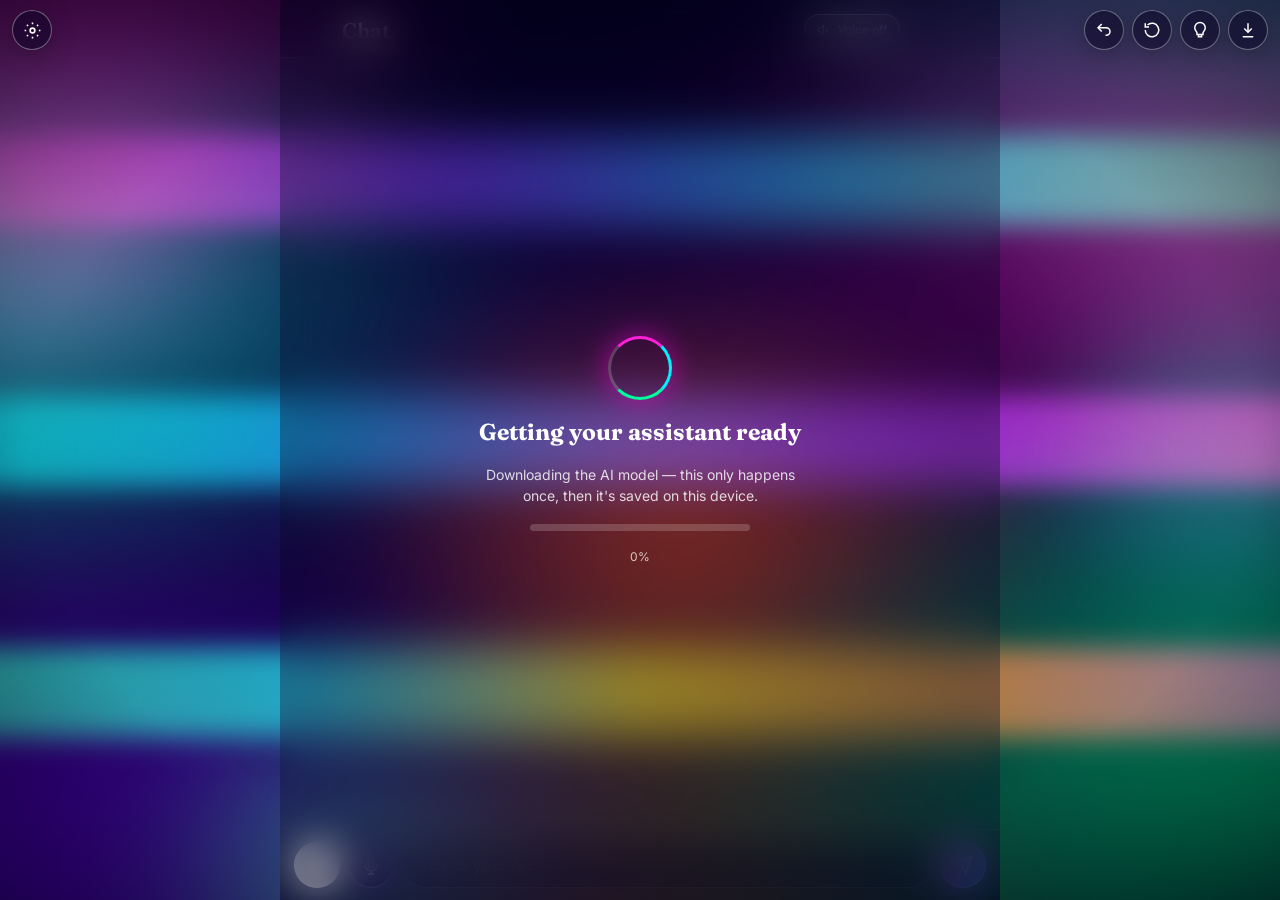
<file: myloveATHENA.html>
<!DOCTYPE html>
<html lang="en">
<head>
<meta charset="UTF-8">
<meta name="viewport" content="width=device-width, initial-scale=1.0, maximum-scale=1.0, user-scalable=no">
<title>Free AI — Neon Aurora</title>
<link id="manifestLink" rel="manifest">
<meta name="theme-color" content="#24006d">
<meta name="apple-mobile-web-app-capable" content="yes">
<meta name="apple-mobile-web-app-status-bar-style" content="black-translucent">
<meta name="apple-mobile-web-app-title" content="Free AI">
<style>
@import url('https://fonts.googleapis.com/css2?family=Fraunces:wght@500;600&family=Inter:wght@400;500;600&display=swap');
:root{--ink:#fff;--muted:rgba(255,255,255,.72);--border:rgba(255,255,255,.25);--pink:#ff20d9;--purple:#7b2cff;--blue:#168cff;--cyan:#00f0ff;--green:#00ff9d;}
*{box-sizing:border-box;-webkit-tap-highlight-color:transparent;}
html,body{width:100%;height:100%;margin:0;padding:0;overflow:hidden;background:#03000d;color:white;font-family:'Inter',-apple-system,BlinkMacSystemFont,sans-serif;overscroll-behavior:none;}
button,textarea,select{-webkit-appearance:none;appearance:none;}
#bg{position:fixed;inset:0;width:100vw;height:100vh;height:100dvh;overflow:hidden;z-index:0;pointer-events:none;background:radial-gradient(ellipse at center,#24006d 0%,#09002e 45%,#02000d 100%);transition:background .7s ease;}
#bg::before{content:"";position:absolute;width:170%;height:170%;left:-35%;top:-35%;background:radial-gradient(ellipse at 8% 18%,rgba(255,0,204,.95) 0%,rgba(255,0,204,0) 27%),radial-gradient(ellipse at 90% 15%,rgba(0,220,255,.92) 0%,rgba(0,220,255,0) 28%),radial-gradient(ellipse at 82% 72%,rgba(0,255,145,.78) 0%,rgba(0,255,145,0) 27%),radial-gradient(ellipse at 18% 82%,rgba(110,0,255,.92) 0%,rgba(110,0,255,0) 30%),radial-gradient(ellipse at 52% 55%,rgba(255,90,0,.70) 0%,rgba(255,90,0,0) 23%);filter:blur(48px);animation:cloudMove 18s ease-in-out infinite alternate;will-change:transform;}
#bg::after{content:"";position:absolute;width:180%;height:180%;left:-40%;top:-40%;background:radial-gradient(ellipse at 20% 40%,rgba(0,255,255,.72) 0%,rgba(0,255,255,0) 23%),radial-gradient(ellipse at 78% 34%,rgba(255,0,170,.78) 0%,rgba(255,0,170,0) 24%),radial-gradient(ellipse at 50% 90%,rgba(255,220,0,.58) 0%,rgba(255,220,0,0) 25%);filter:blur(65px);mix-blend-mode:screen;animation:cloudMove2 23s ease-in-out infinite alternate;will-change:transform;}
@keyframes cloudMove{0%{transform:rotate(0deg) scale(1) translate3d(-2%,-1%,0);}25%{transform:rotate(8deg) scale(1.08) translate3d(5%,-4%,0);}50%{transform:rotate(-5deg) scale(1.15) translate3d(-4%,6%,0);}75%{transform:rotate(12deg) scale(1.05) translate3d(6%,2%,0);}100%{transform:rotate(-8deg) scale(1.18) translate3d(-3%,-5%,0);}}
@keyframes cloudMove2{0%{transform:rotate(0deg) scale(1) translate3d(3%,0,0);}30%{transform:rotate(-12deg) scale(1.12) translate3d(-5%,5%,0);}60%{transform:rotate(10deg) scale(1.18) translate3d(4%,-4%,0);}100%{transform:rotate(-6deg) scale(1.08) translate3d(-6%,3%,0);}}
body.bg-eggshell{background:#f4f0e6;color:#171717;}
body.bg-eggshell #bg{background:#f4f0e6;}
body.bg-eggshell #bg::before,body.bg-eggshell #bg::after,body.bg-eggshell .aurora-ribbon,body.bg-eggshell .neon-glow{display:none;}
body.bg-eggshell .vignette{display:none;}
body.bg-gradient #bg{background:linear-gradient(125deg,#ff007a,#7b2cff,#168cff,#00eaff,#00ff9d,#ffe600);background-size:600% 600%;animation:gradientMove 14s ease infinite;}
body.bg-gradient #bg::before{opacity:.18;}
body.bg-gradient #bg::after{opacity:.12;}
@keyframes gradientMove{0%{background-position:0% 50%}25%{background-position:100% 20%}50%{background-position:100% 90%}75%{background-position:0% 80%}100%{background-position:0% 50%}}
.aurora-ribbon{position:absolute;width:160%;height:90px;left:-30%;border-radius:999px;filter:blur(14px);opacity:.78;mix-blend-mode:screen;will-change:transform;}
.ribbon1{top:15%;background:linear-gradient(90deg,transparent,#ff00cc,#7b2cff,#00ccff,#00ff9d,transparent);animation:ribbon1 13s ease-in-out infinite alternate;}
.ribbon2{top:44%;background:linear-gradient(90deg,transparent,#00f0ff,#168cff,#7b2cff,#ff20d9,transparent);animation:ribbon2 17s ease-in-out infinite alternate;}
.ribbon3{top:72%;background:linear-gradient(90deg,transparent,#00ff9d,#00f0ff,#ffe600,#ff6a00,#ff20d9,transparent);animation:ribbon3 15s ease-in-out infinite alternate;}
@keyframes ribbon1{0%{transform:translateX(-18%) translateY(0) rotate(-15deg) scaleY(1);}50%{transform:translateX(8%) translateY(35px) rotate(-7deg) scaleY(1.8);}100%{transform:translateX(-5%) translateY(-25px) rotate(-18deg) scaleY(1.2);}}
@keyframes ribbon2{0%{transform:translateX(12%) translateY(0) rotate(13deg) scaleY(1);}50%{transform:translateX(-10%) translateY(-45px) rotate(20deg) scaleY(1.7);}100%{transform:translateX(5%) translateY(30px) rotate(7deg) scaleY(1.25);}}
@keyframes ribbon3{0%{transform:translateX(-10%) translateY(0) rotate(-10deg) scaleY(1);}50%{transform:translateX(14%) translateY(-30px) rotate(-17deg) scaleY(1.8);}100%{transform:translateX(-2%) translateY(35px) rotate(-4deg) scaleY(1.3);}}
.neon-glow{position:absolute;width:280px;height:280px;border-radius:50%;filter:blur(75px);opacity:.44;mix-blend-mode:screen;will-change:transform;}
.glow1{background:#ff00cc;top:5%;left:-90px;animation:glow1 12s ease-in-out infinite alternate;}
.glow2{background:#00eaff;right:-90px;top:35%;animation:glow2 14s ease-in-out infinite alternate;}
.glow3{background:#00ff88;left:15%;bottom:-130px;animation:glow3 17s ease-in-out infinite alternate;}
@keyframes glow1{to{transform:translate3d(45vw,20vh,0) scale(1.4);}}
@keyframes glow2{to{transform:translate3d(-45vw,-20vh,0) scale(1.3);}}
@keyframes glow3{to{transform:translate3d(30vw,-35vh,0) scale(1.5);}}
.vignette{position:absolute;inset:0;background:radial-gradient(ellipse at center,transparent 28%,rgba(0,0,20,.20) 68%,rgba(0,0,15,.68) 100%);z-index:20;}
#bgButton{position:fixed;top:calc(10px + env(safe-area-inset-top));left:12px;z-index:100;width:40px;height:40px;border-radius:50%;border:1px solid rgba(255,255,255,.35);background:rgba(10,5,35,.55);color:white;display:flex;align-items:center;justify-content:center;backdrop-filter:blur(16px);-webkit-backdrop-filter:blur(16px);box-shadow:0 5px 25px rgba(0,0,0,.25);cursor:pointer;}
#bgButton svg{width:19px;height:19px;}
#bgButton:active{transform:scale(.92);}
#bgMenu{position:fixed;top:calc(58px + env(safe-area-inset-top));left:12px;z-index:101;width:205px;padding:8px;border-radius:17px;background:rgba(8,4,40,.88);border:1px solid rgba(255,255,255,.25);backdrop-filter:blur(22px);-webkit-backdrop-filter:blur(22px);box-shadow:0 18px 55px rgba(0,0,0,.4);opacity:0;transform:translateY(-7px) scale(.97);pointer-events:none;transition:.2s ease;}
#bgMenu.open{opacity:1;transform:none;pointer-events:auto;}
#recoverMenu{position:fixed;top:calc(58px + env(safe-area-inset-top));right:12px;z-index:101;width:230px;padding:8px;border-radius:17px;background:rgba(8,4,40,.88);border:1px solid rgba(255,255,255,.25);backdrop-filter:blur(22px);-webkit-backdrop-filter:blur(22px);box-shadow:0 18px 55px rgba(0,0,0,.4);opacity:0;transform:translateY(-7px) scale(.97);pointer-events:none;transition:.2s ease;}
#recoverMenu.open{opacity:1;transform:none;pointer-events:auto;}
.bgMenuTitle{font-size:12px;color:rgba(255,255,255,.65);padding:6px 9px 8px;}
.bgOption{width:100%;border:0;background:transparent;color:white;padding:10px;border-radius:11px;text-align:left;font-family:inherit;cursor:pointer;}
.bgOption:hover,.bgOption.active{background:rgba(255,255,255,.13);}
#toolbar{position:fixed;top:calc(10px + env(safe-area-inset-top));right:12px;z-index:100;display:flex;gap:8px;}
.toolbarBtn{width:40px;height:40px;border-radius:50%;border:1px solid rgba(255,255,255,.35);background:rgba(10,5,35,.55);color:white;display:flex;align-items:center;justify-content:center;backdrop-filter:blur(16px);-webkit-backdrop-filter:blur(16px);box-shadow:0 5px 25px rgba(0,0,0,.25);cursor:pointer;position:relative;}
.toolbarBtn svg{width:18px;height:18px;}
.toolbarBtn:active{transform:scale(.92);}
.toolbarBtn .dot{position:absolute;top:-2px;right:-2px;width:9px;height:9px;border-radius:50%;background:#00ff9d;box-shadow:0 0 8px #00ff9d;display:none;}
.toolbarBtn .dot.show{display:block;}
#toolbarMenu{position:fixed;top:calc(58px + env(safe-area-inset-top));right:12px;z-index:101;width:250px;padding:8px;border-radius:17px;background:rgba(8,4,40,.88);border:1px solid rgba(255,255,255,.25);backdrop-filter:blur(22px);-webkit-backdrop-filter:blur(22px);box-shadow:0 18px 55px rgba(0,0,0,.4);opacity:0;transform:translateY(-7px) scale(.97);pointer-events:none;transition:.2s ease;max-height:80vh;overflow-y:auto;}
#toolbarMenu.open{opacity:1;transform:none;pointer-events:auto;}
.tMenuTitle{font-size:12px;color:rgba(255,255,255,.65);padding:6px 9px 8px;}
.tOption{width:100%;border:0;background:transparent;color:white;padding:10px;border-radius:11px;text-align:left;font-family:inherit;cursor:pointer;font-size:13px;display:flex;align-items:center;justify-content:space-between;gap:8px;}
.tOption:hover{background:rgba(255,255,255,.13);}
.tOption .sub{font-size:11px;color:rgba(255,255,255,.55);display:block;margin-top:2px;}
#offlineBanner{position:fixed;top:calc(56px + env(safe-area-inset-top));left:50%;transform:translateX(-50%) translateY(-8px);z-index:99;padding:8px 16px;border-radius:999px;font-size:12px;background:rgba(255,150,0,.20);border:1px solid rgba(255,180,60,.55);color:#ffe1b0;backdrop-filter:blur(14px);-webkit-backdrop-filter:blur(14px);opacity:0;pointer-events:none;transition:.25s ease;white-space:nowrap;max-width:calc(100vw - 24px);overflow:hidden;text-overflow:ellipsis;}
#offlineBanner.show{opacity:1;transform:translateX(-50%) translateY(0);}
.modalShade{position:fixed;inset:0;z-index:200;background:rgba(2,0,10,.62);backdrop-filter:blur(6px);-webkit-backdrop-filter:blur(6px);display:none;align-items:center;justify-content:center;padding:20px;}
.modalShade.open{display:flex;}
.modalCard{width:min(380px,100%);max-height:80vh;overflow-y:auto;padding:22px;border-radius:22px;background:rgba(10,5,40,.92);border:1px solid rgba(255,255,255,.25);box-shadow:0 25px 80px rgba(0,0,0,.5);}
.modalCard.wide{width:min(620px,100%);}
.modalCard.mapCard{width:min(720px,100%);max-height:92vh;}
.modalShade.mapFloating{background:transparent;backdrop-filter:none;-webkit-backdrop-filter:none;pointer-events:none;align-items:flex-start;justify-content:center;padding:0;padding-top:calc(56px + env(safe-area-inset-top));}
.modalShade.mapFloating .mapCard{pointer-events:auto;width:min(680px,calc(100% - 20px));max-height:min(58vh,540px);background:rgba(8,4,35,.62);border:1px solid rgba(255,255,255,.30);box-shadow:0 20px 60px rgba(0,0,0,.45);}
#mapContainer{width:100%;height:min(42vh,380px);border-radius:14px;overflow:hidden;background:rgba(255,255,255,.06);margin:10px 0;opacity:.94;}
#gpsStatus{font-size:12.5px;line-height:1.6;background:rgba(255,255,255,.06);border:1px solid rgba(255,255,255,.15);border-radius:12px;padding:10px 12px;white-space:pre-line;}
.modalCard h2{margin:0 0 10px;font-family:'Fraunces',serif;font-size:19px;}
.modalCard p{font-size:13px;line-height:1.55;color:rgba(255,255,255,.82);margin:0 0 10px;}
.modalSteps{margin:12px 0;padding:0;list-style:none;}
.modalSteps li{display:flex;gap:10px;align-items:flex-start;font-size:13px;line-height:1.5;color:rgba(255,255,255,.85);padding:8px 0;border-bottom:1px solid rgba(255,255,255,.10);}
.modalSteps li:last-child{border-bottom:0;}
.stepNum{flex-shrink:0;width:22px;height:22px;border-radius:50%;background:linear-gradient(135deg,#ff20c8,#168cff);display:flex;align-items:center;justify-content:center;font-size:11px;font-weight:600;}
.modalActions{display:flex;gap:8px;margin-top:14px;flex-wrap:wrap;}
.modalActions button{flex:1;min-width:110px;padding:11px;border-radius:12px;border:1px solid rgba(255,255,255,.28);background:rgba(255,255,255,.09);color:white;cursor:pointer;font-size:13px;font-family:inherit;}
.modalActions button.primary{background:linear-gradient(135deg,#ff20c8,#7b2cff,#168cff);border-color:rgba(255,255,255,.45);}
.memoryList{display:flex;flex-direction:column;gap:8px;margin:12px 0;}
.memoryItem{display:flex;align-items:center;justify-content:space-between;gap:10px;padding:9px 11px;border-radius:11px;background:rgba(255,255,255,.08);border:1px solid rgba(255,255,255,.14);font-size:12.5px;}
.memoryItem .memText{flex:1;line-height:1.4;}
.memoryItem button{flex-shrink:0;border:0;background:transparent;color:rgba(255,255,255,.55);font-size:16px;cursor:pointer;padding:0 3px;}
.memoryEmpty{font-size:12.5px;color:rgba(255,255,255,.55);padding:10px 0;}
.convoList{display:flex;flex-direction:column;gap:8px;margin:12px 0;}
.convoItem{display:flex;align-items:center;justify-content:space-between;gap:10px;padding:10px 11px;border-radius:11px;background:rgba(255,255,255,.08);border:1px solid rgba(255,255,255,.14);font-size:12.5px;cursor:pointer;}
.convoItem:hover{background:rgba(255,255,255,.14);}
.convoItem .convoMain{flex:1;min-width:0;}
.convoItem .convoTitle{font-weight:600;margin-bottom:2px;white-space:nowrap;overflow:hidden;text-overflow:ellipsis;}
.convoItem .convoMeta{font-size:11px;color:rgba(255,255,255,.55);}
.convoItem .convoDel{flex-shrink:0;border:0;background:transparent;color:rgba(255,255,255,.55);font-size:16px;cursor:pointer;padding:0 3px;}
#codeViewerBody{white-space:pre;overflow-x:auto;font-family:ui-monospace,SFMono-Regular,Menlo,Consolas,monospace;font-size:11.5px;line-height:1.5;background:rgba(0,0,10,.55);border:1px solid rgba(255,255,255,.15);border-radius:12px;padding:12px;max-height:50vh;overflow-y:auto;color:#c9f7ff;}
#codeEditArea{width:100%;min-height:50vh;font-family:ui-monospace,SFMono-Regular,Menlo,Consolas,monospace;font-size:12px;line-height:1.5;background:rgba(0,0,10,.55);border:1px solid rgba(255,255,255,.15);border-radius:12px;padding:12px;color:#c9f7ff;resize:vertical;}
#cameraPreview{width:100%;border-radius:14px;background:#000;max-height:50vh;display:block;}
#cameraCanvas{display:none;}
#app{position:relative;z-index:5;width:100%;max-width:720px;height:100vh;height:100dvh;margin:0 auto;display:flex;flex-direction:column;overflow:hidden;}
#loading{position:absolute;inset:0;z-index:50;display:flex;flex-direction:column;align-items:center;justify-content:center;gap:18px;padding:32px;text-align:center;background:rgba(5,0,30,.30);backdrop-filter:blur(20px);-webkit-backdrop-filter:blur(20px);transition:opacity .5s ease,visibility .5s ease;}
#loading.hidden{opacity:0;visibility:hidden;pointer-events:none;}
.loading-mark{width:64px;height:64px;border-radius:50%;border:3px solid rgba(255,255,255,.20);border-top-color:#ff20d9;border-right-color:#00f0ff;border-bottom-color:#00ff9d;animation:spin .9s linear infinite;box-shadow:0 0 30px rgba(255,0,220,.55);}
@keyframes spin{to{transform:rotate(360deg)}}
#loading h1{margin:0;font-family:'Fraunces',serif;font-size:23px;}
#loading p{margin:0;max-width:330px;color:rgba(255,255,255,.82);font-size:14px;line-height:1.5;}
#loadingProgWrap{width:220px;height:7px;overflow:hidden;border-radius:999px;background:rgba(255,255,255,.18);}
#loadingProgBar{width:0%;height:100%;border-radius:999px;background:linear-gradient(90deg,#ff00cc,#7b2cff,#00ccff,#00ff9d);box-shadow:0 0 15px #00eaff;transition:width .25s ease;}
#loadingPct{color:rgba(255,255,255,.75);font-size:12px;}
#loadingError{display:none;max-width:320px;color:#ffb5d9;font-size:13px;line-height:1.5;}
#loadingCachedNote{display:none;max-width:320px;color:#b8ffd9;font-size:12.5px;line-height:1.5;}
header{flex-shrink:0;display:flex;align-items:center;justify-content:space-between;padding:calc(14px + env(safe-area-inset-top)) 100px 12px 62px;background:linear-gradient(180deg,rgba(5,0,30,.30),rgba(5,0,30,.08));border-bottom:1px solid rgba(255,255,255,.14);backdrop-filter:blur(14px);-webkit-backdrop-filter:blur(14px);}
header h1{margin:0;font-family:'Fraunces',serif;font-size:21px;font-weight:600;color:white;text-shadow:0 0 20px rgba(255,255,255,.35);}
#speakToggle{display:flex;align-items:center;gap:7px;padding:7px 12px;border-radius:999px;border:1px solid rgba(255,255,255,.30);background:rgba(255,255,255,.10);color:rgba(255,255,255,.78);backdrop-filter:blur(12px);-webkit-backdrop-filter:blur(12px);cursor:pointer;font-family:'Inter',sans-serif;font-size:12px;}
#speakToggle.on{color:white;border-color:rgba(255,100,220,.75);background:rgba(255,30,210,.20);box-shadow:0 0 18px rgba(255,20,210,.35);}
#speakToggle svg{width:14px;height:14px;}
#voicePanel{position:absolute;right:14px;top:calc(60px + env(safe-area-inset-top));z-index:40;width:min(300px,calc(100vw - 28px));padding:15px;border-radius:18px;background:rgba(8,4,40,.82);border:1px solid rgba(255,255,255,.25);backdrop-filter:blur(20px);-webkit-backdrop-filter:blur(20px);box-shadow:0 15px 50px rgba(0,0,0,.30);opacity:0;transform:translateY(-8px) scale(.98);pointer-events:none;transition:opacity .2s ease,transform .2s ease;}
#voicePanel.open{opacity:1;transform:none;pointer-events:auto;}
.voiceTitle{font-size:13px;font-weight:600;margin-bottom:10px;}
.voiceRow{display:flex;align-items:center;justify-content:space-between;gap:10px;margin-top:10px;}
.voiceRow label{font-size:12px;color:rgba(255,255,255,.72);}
#voiceSelect{width:100%;padding:8px;border-radius:10px;border:1px solid rgba(255,255,255,.20);background:rgba(0,0,20,.60);color:white;outline:none;}
#rateSlider{width:145px;accent-color:#ff35d6;}
#rateValue{min-width:45px;text-align:right;font-size:12px;}
#testVoiceBtn{width:100%;margin-top:12px;padding:9px;border-radius:10px;border:1px solid rgba(255,255,255,.25);background:rgba(255,255,255,.09);color:white;cursor:pointer;}
#mediaPanel{position:absolute;left:12px;right:12px;bottom:90px;z-index:35;max-height:60%;overflow:auto;padding:12px;border-radius:18px;background:rgba(7,3,30,.88);border:1px solid rgba(255,255,255,.22);backdrop-filter:blur(20px);-webkit-backdrop-filter:blur(20px);box-shadow:0 20px 70px rgba(0,0,0,.42);display:none;}
#mediaPanel.open{display:block;}
.mediaTop{display:flex;align-items:center;justify-content:space-between;margin-bottom:10px;}
.mediaTitle{font-weight:600;font-size:13px;}
.mediaClose{border:0;background:transparent;color:white;font-size:20px;cursor:pointer;}
.mediaContent img,.mediaContent video{display:block;width:100%;max-height:45vh;object-fit:contain;border-radius:12px;background:#000;}
.mediaContent img{min-height:80px;}
.mediaContent audio{width:100%;}
.mediaStatus{padding:20px;text-align:center;font-size:13px;color:rgba(255,255,255,.78);}
.mediaActions{display:flex;gap:8px;margin-top:10px;}
.mediaActions button,.mediaActions a{flex:1;min-width:0;padding:10px;border-radius:10px;border:1px solid rgba(255,255,255,.22);background:rgba(255,255,255,.09);color:white;text-align:center;text-decoration:none;font-size:12px;cursor:pointer;}
#log{flex:1;min-height:0;overflow-y:auto;padding:14px 16px 16px;display:flex;flex-direction:column;gap:14px;-webkit-overflow-scrolling:touch;scrollbar-width:none;}
#log::-webkit-scrollbar{display:none;}
.bubble-row{display:flex;width:100%;}
.bubble-row.user{justify-content:flex-end;}
.bubble-row.ai{justify-content:flex-start;}
.bubble{max-width:84%;padding:12px 16px;border-radius:20px;font-size:15px;line-height:1.5;word-break:break-word;white-space:pre-wrap;animation:bubbleIn .25s ease-out;box-shadow:0 8px 30px rgba(0,0,0,.18);}
@keyframes bubbleIn{from{opacity:0;transform:translateY(8px) scale(.98);}to{opacity:1;transform:none;}}
.bubble.ai{color:white;background:linear-gradient(135deg,rgba(90,30,180,.45),rgba(0,160,255,.25));border:1px solid rgba(255,255,255,.32);border-bottom-left-radius:5px;backdrop-filter:blur(18px);-webkit-backdrop-filter:blur(18px);}
.bubble.user{color:white;background:linear-gradient(135deg,rgba(20,5,80,.75),rgba(40,0,100,.65));border:1px solid rgba(100,220,255,.45);border-bottom-right-radius:5px;backdrop-filter:blur(18px);-webkit-backdrop-filter:blur(18px);}
.bubble.error{color:white;background:rgba(170,20,70,.58);border:1px solid rgba(255,120,170,.45);}
.bubble.notice{color:white;background:rgba(20,90,150,.38);border:1px solid rgba(100,220,255,.35);}
.bubble.permission{color:white;background:rgba(120,80,10,.42);border:1px solid rgba(255,205,100,.45);}
.permBtnRow{display:flex;gap:8px;margin-top:10px;}
.permBtnRow button{flex:1;padding:9px;border-radius:10px;border:1px solid rgba(255,255,255,.30);background:rgba(255,255,255,.12);color:white;font-family:inherit;font-size:12.5px;cursor:pointer;}
.permBtnRow button.allow{background:linear-gradient(135deg,#00c97a,#00a3ff);border-color:rgba(255,255,255,.45);}
.rewindRow{padding:8px 9px;}
.rewindRow .rewindLabel{font-size:12px;color:rgba(255,255,255,.7);margin-bottom:6px;display:flex;justify-content:space-between;}
.rewindRow input[type=range]{width:100%;accent-color:#ff35d6;}
.rewindRow button{width:100%;margin-top:8px;padding:9px;border-radius:10px;border:1px solid rgba(255,255,255,.28);background:rgba(255,255,255,.12);color:white;font-family:inherit;font-size:12.5px;cursor:pointer;}
.typing-dot{display:inline-block;width:6px;height:6px;border-radius:50%;background:white;margin-right:4px;box-shadow:0 0 10px #00eaff;animation:bounce 1.1s infinite;}
.typing-dot:nth-child(2){animation-delay:.15s;}
.typing-dot:nth-child(3){animation-delay:.30s;}
@keyframes bounce{0%,60%,100%{transform:translateY(0);opacity:.35;}30%{transform:translateY(-5px);opacity:1;}}
form#inputRow{flex-shrink:0;display:flex;align-items:flex-end;gap:8px;padding:10px 14px calc(12px + env(safe-area-inset-bottom));background:linear-gradient(0deg,rgba(5,0,30,.42),rgba(5,0,30,.08));border-top:1px solid rgba(255,255,255,.14);backdrop-filter:blur(14px);-webkit-backdrop-filter:blur(14px);}
#cmd{flex:1;min-width:0;max-height:120px;resize:none;outline:none;padding:12px 16px;border-radius:23px;border:1px solid rgba(255,255,255,.28);background:rgba(8,4,45,.44);color:white;caret-color:#00f0ff;font-family:'Inter',sans-serif;font-size:16px;line-height:1.4;backdrop-filter:blur(18px);-webkit-backdrop-filter:blur(18px);}
#cmd::placeholder{color:rgba(255,255,255,.62);}
#cmd:focus{border-color:rgba(0,240,255,.70);box-shadow:0 0 18px rgba(0,240,255,.18);}
#cmd:disabled{opacity:.5;}
button.round{width:46px;height:46px;flex-shrink:0;border-radius:50%;display:flex;align-items:center;justify-content:center;border:1px solid rgba(255,255,255,.30);cursor:pointer;color:white;}
button.round:active{transform:scale(.92);}
button.round:disabled{opacity:.35;cursor:not-allowed;}
#micBtn{background:rgba(30,10,90,.50);box-shadow:0 0 18px rgba(110,0,255,.20);backdrop-filter:blur(15px);-webkit-backdrop-filter:blur(15px);}
#micBtn.listening{background:linear-gradient(135deg,#ff008c,#ff3b00);border-color:rgba(255,255,255,.55);animation:micPulse 1s infinite;}
@keyframes micPulse{0%,100%{box-shadow:0 0 0 0 rgba(255,0,180,.45);}50%{box-shadow:0 0 0 10px rgba(255,0,180,0);}}
#sendBtn{background:linear-gradient(135deg,#ff20c8,#7b2cff,#168cff);border:1px solid rgba(255,255,255,.45);box-shadow:0 0 25px rgba(255,20,210,.35);}
#sendBtn:disabled{opacity:.4;}
button.round svg{width:20px;height:20px;}
body.bg-eggshell header,body.bg-eggshell form#inputRow{background:rgba(255,255,255,.38);border-color:rgba(0,0,0,.12);}
body.bg-eggshell header h1,body.bg-eggshell .bubble,body.bg-eggshell #speakToggle,body.bg-eggshell #cmd,body.bg-eggshell button.round{color:#171717;text-shadow:none;}
body.bg-eggshell #cmd{background:rgba(255,255,255,.65);border-color:rgba(0,0,0,.18);caret-color:#5b35ff;}
body.bg-eggshell #cmd::placeholder{color:rgba(0,0,0,.50);}
body.bg-eggshell .bubble.ai{color:#171717;background:rgba(255,255,255,.75);border-color:rgba(0,0,0,.12);}
body.bg-eggshell .bubble.user{color:#171717;background:rgba(230,225,215,.9);border-color:rgba(0,0,0,.12);}
body.bg-eggshell #speakToggle{background:rgba(255,255,255,.7);border-color:rgba(0,0,0,.16);}
body.bg-eggshell #micBtn{color:#171717;background:rgba(255,255,255,.7);}
body.bg-eggshell .toolbarBtn,body.bg-eggshell #bgButton{color:#171717;background:rgba(255,255,255,.7);border-color:rgba(0,0,0,.16);}
body.bg-eggshell #toolbarMenu,body.bg-eggshell #recoverMenu,body.bg-eggshell #bgMenu{background:rgba(255,255,255,.92);color:#171717;border-color:rgba(0,0,0,.14);}
body.bg-eggshell .tOption,body.bg-eggshell .bgOption{color:#171717;}
body.bg-eggshell .modalCard{background:rgba(255,255,255,.96);color:#171717;border-color:rgba(0,0,0,.14);}
body.bg-eggshell .modalCard p,body.bg-eggshell .modalSteps li{color:rgba(0,0,0,.72);}
body.bg-eggshell .memoryItem,body.bg-eggshell .convoItem{background:rgba(0,0,0,.06);border-color:rgba(0,0,0,.10);color:#171717;}
body.bg-eggshell #codeViewerBody,body.bg-eggshell #codeEditArea{background:rgba(0,0,0,.05);color:#0b3d4a;border-color:rgba(0,0,0,.14);}
@media(max-width:720px){.bubble{max-width:89%;}}
@media(prefers-reduced-motion:reduce){#bg::before,#bg::after,.aurora-ribbon,.neon-glow,#bg{animation-duration:40s;}}
</style>
</head>
<body>
<div id="bg">
  <div class="aurora-ribbon ribbon1"></div>
  <div class="aurora-ribbon ribbon2"></div>
  <div class="aurora-ribbon ribbon3"></div>
  <div class="neon-glow glow1"></div>
  <div class="neon-glow glow2"></div>
  <div class="neon-glow glow3"></div>
  <div class="vignette"></div>
</div>
<button id="bgButton" type="button" title="Change background" aria-label="Change background">
  <svg viewBox="0 0 24 24" fill="none" stroke="currentColor" stroke-width="2"><circle cx="12" cy="12" r="3"></circle><path d="M12 2v2M12 20v2M4.93 4.93l1.42 1.42M17.65 17.65l1.42 1.42M2 12h2M20 12h2M4.93 19.07l1.42-1.42M17.65 6.35l1.42-1.42"></path></svg>
</button>
<div id="bgMenu">
  <div class="bgMenuTitle">Background</div>
  <button class="bgOption" data-bg="aurora" type="button">🌌 Neon Aurora</button>
  <button class="bgOption" data-bg="gradient" type="button">🌈 Color-changing gradient</button>
  <button class="bgOption" data-bg="eggshell" type="button">🥚 Plain eggshell</button>
</div>
<div id="toolbar">
  <button id="rollbackBtn" class="toolbarBtn" type="button" title="Crash log & rollback" aria-label="Rollback">
    <svg viewBox="0 0 24 24" fill="none" stroke="currentColor" stroke-width="2"><path d="M9 14L4 9l5-5"/><path d="M4 9h11a5 5 0 0 1 0 10h-1"/></svg>
  </button>
  <button id="recoverBtn" class="toolbarBtn" type="button" title="Stuck? Tap to recover" aria-label="Recover">
    <svg viewBox="0 0 24 24" fill="none" stroke="currentColor" stroke-width="2"><path d="M3 12a9 9 0 1 0 3-6.7"/><path d="M3 3v5h5"/></svg>
  </button>
  <div id="recoverMenu">
    <div class="bgMenuTitle">Stuck? Try one of these</div>
    <button class="bgOption" id="recoverRefresh" type="button">🔄 Refresh the app</button>
    <div class="rewindRow">
      <div class="rewindLabel"><span>⏪ Rewind messages</span><span id="rewindRangeValue">10</span></div>
      <input id="rewindRange" type="range" min="1" max="20" step="1" value="10">
      <button type="button" id="recoverRewindConfirm">Rewind</button>
    </div>
  </div>
  <button id="memoryBtn" class="toolbarBtn" type="button" title="What it remembers" aria-label="Memory">
    <svg viewBox="0 0 24 24" fill="none" stroke="currentColor" stroke-width="2"><path d="M12 2a7 7 0 00-7 7c0 2.5 1.2 4 2.3 5.2.5.6.7 1 .7 1.8V18h8v-2c0-.8.2-1.2.7-1.8C17.8 13 19 11.5 19 9a7 7 0 00-7-7z"/><path d="M9 21h6"/><path d="M10 18v3M14 18v3"/></svg>
  </button>
  <button id="installBtn" class="toolbarBtn" type="button" title="Save to home screen" aria-label="Install">
    <svg viewBox="0 0 24 24" fill="none" stroke="currentColor" stroke-width="2"><path d="M12 3v12"/><path d="M7 10l5 5 5-5"/><path d="M5 21h14"/></svg>
    <span class="dot" id="installDot"></span>
  </button>
</div>
<div id="toolbarMenu">
  <div class="tMenuTitle">More</div>
  <button class="tOption" id="tInstall" type="button"><span>📲 Save to home screen<span class="sub">Use it like an app, no browser bar</span></span></button>
  <button class="tOption" id="tMemory" type="button"><span>🧠 What it remembers<span class="sub">Names, topics, saved facts</span></span></button>
  <button class="tOption" id="tConvos" type="button"><span>💬 Saved conversations<span class="sub">Full chat history, saved on this device</span></span></button>
  <button class="tOption" id="tCode" type="button"><span>🧩 View / edit app code<span class="sub">See and modify this app's own source</span></span></button>
  <button class="tOption" id="tDownloads" type="button"><span>📡 What's been downloaded<span class="sub">Everything fetched from the internet this session</span></span></button>
  <button class="tOption" id="tMap" type="button"><span>🗺️ Map &amp; GPS<span class="sub">Real location with roads &amp; streets, floats over chat</span></span></button>
  <button class="tOption" id="tCamera" type="button"><span>📷 Camera<span class="sub">Take a photo or video (asks permission first)</span></span></button>
  <button class="tOption" id="tExport" type="button"><span>📤 Export memory &amp; chats<span class="sub">Save a file to move to another install</span></span></button>
  <button class="tOption" id="tImport" type="button"><span>📥 Import memory &amp; chats<span class="sub">Load a file exported from another install</span></span></button>
  <input id="importInput" type="file" accept="application/json" hidden>
  <button class="tOption" id="tForget" type="button"><span>🗑️ Forget everything<span class="sub">Clears saved memory only</span></span></button>
</div>
<div id="offlineBanner"></div>
<div class="modalShade" id="installModalShade">
  <div class="modalCard">
    <h2 id="installModalTitle">Save to your home screen</h2>
    <p id="installModalBody">Once installed, this opens like its own app and the AI model stays saved on this device — no internet needed to chat after the first setup.</p>
    <ol class="modalSteps" id="installSteps"></ol>
    <div class="modalActions">
      <button type="button" id="installModalClose">Close</button>
      <button type="button" id="installModalGo" class="primary" style="display:none;">Install</button>
    </div>
  </div>
</div>
<div class="modalShade" id="memoryModalShade">
  <div class="modalCard">
    <h2>What I remember</h2>
    <p>Saved only on this device. Nothing here is sent anywhere — it's just used to keep our conversations feeling continuous.</p>
    <div class="memoryList" id="memoryList"></div>
    <div class="modalActions">
      <button type="button" id="memoryModalClose">Close</button>
      <button type="button" id="memoryClearAll" class="primary">Forget all</button>
    </div>
  </div>
</div>
<div class="modalShade" id="convoModalShade">
  <div class="modalCard">
    <h2>Saved conversations</h2>
    <p>Every conversation is saved on this device automatically, so you can pick up where you left off. Tap one to reload it, or delete it.</p>
    <div class="convoList" id="convoList"></div>
    <div class="modalActions">
      <button type="button" id="convoNewBtn">➕ New conversation</button>
      <button type="button" id="convoContinueBtn">🔗 Continue in new conversation</button>
      <button type="button" id="convoModalClose">Close</button>
    </div>
  </div>
</div>
<div class="modalShade" id="codeModalShade">
  <div class="modalCard wide">
    <h2>App code</h2>
    <p id="codeModalDesc">This is this app's own HTML/CSS/JS source, read live from the file itself. You can view it, or switch to Edit to change it and save a modified copy back to this device.</p>
    <div id="codeViewerBody"></div>
    <textarea id="codeEditArea" style="display:none;" spellcheck="false"></textarea>
    <input id="codeFileInput" type="file" accept=".html,.htm,text/html,text/plain" hidden>
    <div class="modalActions">
      <button type="button" id="codeToggleEdit">✏️ Edit</button>
      <button type="button" id="codeCopyBtn">📋 Copy</button>
      <button type="button" id="codeDownloadBtn" class="primary">⬇️ Save as file</button>
      <button type="button" id="codeUploadBtn">📁 Load a file</button>
      <button type="button" id="codeRunUploadedBtn">⚠️ Run loaded file now</button>
      <button type="button" id="codeModalClose">Close</button>
    </div>
  </div>
</div>
<div class="modalShade" id="mapModalShade">
  <div class="modalCard wide mapCard">
    <h2>Map &amp; GPS</h2>
    <p>Your position comes straight from this device's real GPS chip — no internet or mobile data needed for the position fix itself. The map picture streams from OpenStreetMap and needs internet to load each area the first time. This panel floats over the chat so you can keep talking while you look at it.</p>
    <div id="gpsStatus">Tap "Start GPS" to get a position fix.</div>
    <div id="mapContainer"></div>
    <div id="routeStatus" style="display:none;font-size:12.5px;line-height:1.6;background:rgba(255,255,255,.06);border:1px solid rgba(255,255,255,.15);border-radius:12px;padding:10px 12px;margin:10px 0;"></div>
    <div class="modalActions">
      <button type="button" id="gpsStartBtn" class="primary">📡 Start GPS</button>
      <button type="button" id="routePlannerBtn" class="primary">🧭 Plan a route</button>
      <button type="button" id="waypointSaveBtn">📍 Save waypoint here</button>
      <button type="button" id="waypointListBtn">📋 Waypoints</button>
      <button type="button" id="view3DBtn" disabled>🏔️ View route in 3D</button>
      <button type="button" id="mapModalClose">Close</button>
    </div>
  </div>
</div>
<!-- ROUTE PLANNER: start point + finish point menu -->
<div class="modalShade" id="routePlannerModalShade">
  <div class="modalCard">
    <h2>Plan a route</h2>
    <p>Pick a start and a destination. This gets a real, road-following route (not a straight line), then opens the 3D view. If GPS tracking is running, you'll get spoken turn alerts as you drive.</p>
    <div class="voiceRow"><label>Start</label></div>
    <select id="routeStartSelect"></select>
    <div class="voiceRow" style="margin-top:12px;"><label>Destination</label></div>
    <select id="routeDestSelect"></select>
    <div class="modalActions">
      <button type="button" id="routePlanGoBtn" class="primary">🧭 Get route</button>
      <button type="button" id="routePlannerClose">Close</button>
    </div>
  </div>
</div>
<!-- 3D TERRAIN VIEW: MapLibre GL JS + free AWS elevation tiles, real route line -->
<div class="modalShade" id="terrain3DModalShade">
  <div class="modalCard wide" style="padding:0;overflow:hidden;">
    <div id="terrain3DStatus" style="padding:14px 16px 0;font-size:12.5px;color:rgba(255,255,255,.75);"></div>
    <div id="terrain3DContainer" style="width:100%;height:64vh;background:#000;"></div>
    <div class="modalActions" style="padding:14px;">
      <button type="button" id="terrain3DClose">Close</button>
    </div>
  </div>
</div>
<div class="modalShade" id="waypointModalShade">
  <div class="modalCard">
    <h2>Saved waypoints</h2>
    <p>Stored on this device only — works fully offline. Tap "🧭 Route" on any waypoint to get a real road-following route from your current GPS position.</p>
    <div class="convoList" id="waypointList"></div>
    <div class="modalActions"><button type="button" id="waypointModalClose">Close</button></div>
  </div>
</div>
<!-- CAMERA MODAL: 📷 Take a photo/video, plus 👁️ vision watch mode -->
<div class="modalShade" id="cameraModalShade">
  <div class="modalCard wide">
    <h2>Camera</h2>
    <p id="cameraModalDesc">This uses your device's real camera. Nothing is captured until you tap the shutter — nothing is ever sent off this device.</p>
    <video id="cameraPreview" autoplay playsinline muted></video>
    <canvas id="cameraCanvas"></canvas>
    <div id="cameraWatchStatus" style="display:none;font-size:12px;color:rgba(255,255,255,.7);margin-top:8px;line-height:1.5;"></div>
    <div class="modalActions">
      <button type="button" id="cameraSwitchBtn">🔄 Switch camera</button>
      <button type="button" id="cameraSnapBtn" class="primary">📸 Take photo</button>
      <button type="button" id="cameraRecordBtn">⏺️ Record video</button>
      <button type="button" id="cameraWatchBtn">👁️ Let her see (real vision)</button>
      <button type="button" id="cameraModalClose">Close</button>
    </div>
  </div>
</div>
<div class="modalShade" id="rollbackModalShade">
  <div class="modalCard wide">
    <h2>Crash log &amp; rollback</h2>
    <p>Real crashes get saved here automatically with their actual error and stack trace. Checkpoints are safe, working snapshots saved automatically each time the app starts up cleanly. Restoring a checkpoint swaps this browser tab back to that snapshot; it doesn't change the real file hosted on EdgeOne.</p>
    <div id="rollbackBody"></div>
    <div class="modalActions">
      <button type="button" id="saveCheckpointBtn">💾 Save checkpoint now</button>
      <button type="button" id="rollbackModalClose">Close</button>
    </div>
  </div>
</div>
<div id="app">
  <div id="loading">
    <div class="loading-mark"></div>
    <h1>Getting your assistant ready</h1>
    <p id="loadingMsg">Downloading the AI model — this only happens once, then it's saved on this device.</p>
    <div id="loadingProgWrap"><div id="loadingProgBar"></div></div>
    <div id="loadingPct">0%</div>
    <div id="loadingCachedNote"></div>
    <div id="loadingError"></div>
  </div>
  <header>
    <h1>Chat</h1>
    <button id="speakToggle" type="button" title="Voice settings">
      <svg viewBox="0 0 24 24" fill="none" stroke="currentColor" stroke-width="2"><path d="M11 5L6 9H2v6h4l5 4V5z"/><path d="M15.5 8.5a5 5 0 010 7"/></svg>
      <span id="speakLabel">Voice off</span>
    </button>
  </header>
  <div id="voicePanel">
    <div class="voiceTitle">🎙️ Voice settings</div>
    <div class="voiceRow"><label>Voice</label></div>
    <select id="voiceSelect"><option>Loading voices…</option></select>
    <div class="voiceRow"><label for="rateSlider">Speed</label><input id="rateSlider" type="range" min="0.75" max="1.15" step="0.01" value="0.94"><span id="rateValue">0.94×</span></div>
    <button id="testVoiceBtn" type="button">🔊 Test voice</button>
  </div>
  <div id="mediaPanel">
    <div class="mediaTop"><div class="mediaTitle" id="mediaTitle">Media</div><button class="mediaClose" id="mediaClose" type="button">×</button></div>
    <div id="mediaContent" class="mediaContent"></div>
    <div id="mediaActions" class="mediaActions"></div>
  </div>
  <div id="log"></div>
  <form id="inputRow">
    <button id="attachBtn" class="round" type="button" title="Attach a photo">
      <svg viewBox="0 0 24 24" fill="none" stroke="currentColor" stroke-width="2"><path d="M21.44 11.05l-9.19 9.19a5.5 5.5 0 01-7.78-7.78l9.2-9.19a3.5 3.5 0 014.95 4.95l-9.2 9.19a1.5 1.5 0 01-2.12-2.12l8.49-8.48"/></svg>
    </button>
    <input id="attachInput" type="file" accept="image/*" hidden>
    <button id="micBtn" class="round" type="button" title="Speak — stays on until you tap again">
      <svg viewBox="0 0 24 24" fill="none" stroke="currentColor" stroke-width="2"><path d="M12 1a3 3 0 00-3 3v8a3 3 0 006 0V4a3 3 0 00-3-3z"/><path d="M19 10v2a7 7 0 01-14 0v-2"/><path d="M12 19v4"/><path d="M8 23h8"/></svg>
    </button>
    <textarea id="cmd" rows="1" placeholder="Talk to your AI…" disabled></textarea>
    <button id="sendBtn" class="round" type="submit" disabled>
      <svg viewBox="0 0 24 24" fill="none" stroke="currentColor" stroke-width="2"><path d="M22 2L11 13"/><path d="M22 2l-7 20-4-9-9-4 20-7z"/></svg>
    </button>
  </form>
</div>
<script type="module">
import * as webllm from "https://esm.run/@mlc-ai/web-llm";

const MODEL_ID = "Llama-3.2-1B-Instruct-q4f16_1-MLC";

const IMAGE_GENERATORS = [
  prompt => "https://image.pollinations.ai/prompt/" + encodeURIComponent(prompt) + "?width=1024&height=1024&nologo=true&enhance=true",
  prompt => "https://pollinations.ai/p/" + encodeURIComponent(prompt.replace(/\s+/g,"_"))
];

const loadingEl = document.getElementById("loading");
const loadingMsg = document.getElementById("loadingMsg");
const loadingProgBar = document.getElementById("loadingProgBar");
const loadingPct = document.getElementById("loadingPct");
const loadingError = document.getElementById("loadingError");
const loadingCachedNote = document.getElementById("loadingCachedNote");

const logEl = document.getElementById("log");
const form = document.getElementById("inputRow");
const input = document.getElementById("cmd");
const sendBtn = document.getElementById("sendBtn");
const micBtn = document.getElementById("micBtn");
const attachBtn = document.getElementById("attachBtn");
const attachInput = document.getElementById("attachInput");

const speakToggle = document.getElementById("speakToggle");
const speakLabel = document.getElementById("speakLabel");
const voicePanel = document.getElementById("voicePanel");
const voiceSelect = document.getElementById("voiceSelect");
const rateSlider = document.getElementById("rateSlider");
const rateValue = document.getElementById("rateValue");
const testVoiceBtn = document.getElementById("testVoiceBtn");

const bgButton = document.getElementById("bgButton");
const bgMenu = document.getElementById("bgMenu");
const bgOptions = document.querySelectorAll(".bgOption");

const mediaPanel = document.getElementById("mediaPanel");
const mediaContent = document.getElementById("mediaContent");
const mediaActions = document.getElementById("mediaActions");
const mediaTitle = document.getElementById("mediaTitle");
const mediaClose = document.getElementById("mediaClose");

const toolbarMenu = document.getElementById("toolbarMenu");
const recoverBtn = document.getElementById("recoverBtn");
const recoverMenu = document.getElementById("recoverMenu");
const recoverRefresh = document.getElementById("recoverRefresh");
const rewindRange = document.getElementById("rewindRange");
const rewindRangeValue = document.getElementById("rewindRangeValue");
const recoverRewindConfirm = document.getElementById("recoverRewindConfirm");
const memoryBtn = document.getElementById("memoryBtn");
const installBtn = document.getElementById("installBtn");
const installDot = document.getElementById("installDot");
const tInstall = document.getElementById("tInstall");
const tMemory = document.getElementById("tMemory");
const tConvos = document.getElementById("tConvos");
const tCode = document.getElementById("tCode");
const tDownloads = document.getElementById("tDownloads");
const tExport = document.getElementById("tExport");
const tImport = document.getElementById("tImport");
const importInput = document.getElementById("importInput");
const tForget = document.getElementById("tForget");

const offlineBanner = document.getElementById("offlineBanner");

const installModalShade = document.getElementById("installModalShade");
const installModalTitle = document.getElementById("installModalTitle");
const installModalBody = document.getElementById("installModalBody");
const installSteps = document.getElementById("installSteps");
const installModalClose = document.getElementById("installModalClose");
const installModalGo = document.getElementById("installModalGo");

const memoryModalShade = document.getElementById("memoryModalShade");
const memoryList = document.getElementById("memoryList");
const memoryModalClose = document.getElementById("memoryModalClose");
const memoryClearAll = document.getElementById("memoryClearAll");

const convoModalShade = document.getElementById("convoModalShade");
const convoList = document.getElementById("convoList");
const convoModalClose = document.getElementById("convoModalClose");
const convoNewBtn = document.getElementById("convoNewBtn");
const convoContinueBtn = document.getElementById("convoContinueBtn");

const codeModalShade = document.getElementById("codeModalShade");
const codeViewerBody = document.getElementById("codeViewerBody");
const codeEditArea = document.getElementById("codeEditArea");
const codeToggleEdit = document.getElementById("codeToggleEdit");
const codeCopyBtn = document.getElementById("codeCopyBtn");
const codeDownloadBtn = document.getElementById("codeDownloadBtn");
const codeUploadBtn = document.getElementById("codeUploadBtn");
const codeFileInput = document.getElementById("codeFileInput");
const codeRunUploadedBtn = document.getElementById("codeRunUploadedBtn");
const codeModalClose = document.getElementById("codeModalClose");

const tMap = document.getElementById("tMap");
const mapModalShade = document.getElementById("mapModalShade");
const mapContainer = document.getElementById("mapContainer");
const gpsStatus = document.getElementById("gpsStatus");
const gpsStartBtn = document.getElementById("gpsStartBtn");
const waypointSaveBtn = document.getElementById("waypointSaveBtn");
const waypointListBtn = document.getElementById("waypointListBtn");
const mapModalClose = document.getElementById("mapModalClose");
const waypointModalShade = document.getElementById("waypointModalShade");
const waypointList = document.getElementById("waypointList");
const waypointModalClose = document.getElementById("waypointModalClose");
const routeStatus = document.getElementById("routeStatus");
const view3DBtn = document.getElementById("view3DBtn");
const terrain3DModalShade = document.getElementById("terrain3DModalShade");
const terrain3DContainer = document.getElementById("terrain3DContainer");
const terrain3DStatus = document.getElementById("terrain3DStatus");
const terrain3DClose = document.getElementById("terrain3DClose");
const routePlannerBtn = document.getElementById("routePlannerBtn");
const routePlannerModalShade = document.getElementById("routePlannerModalShade");
const routeStartSelect = document.getElementById("routeStartSelect");
const routeDestSelect = document.getElementById("routeDestSelect");
const routePlanGoBtn = document.getElementById("routePlanGoBtn");
const routePlannerClose = document.getElementById("routePlannerClose");

const tCamera = document.getElementById("tCamera");
const cameraModalShade = document.getElementById("cameraModalShade");
const cameraModalDesc = document.getElementById("cameraModalDesc");
const cameraPreview = document.getElementById("cameraPreview");
const cameraCanvas = document.getElementById("cameraCanvas");
const cameraSwitchBtn = document.getElementById("cameraSwitchBtn");
const cameraSnapBtn = document.getElementById("cameraSnapBtn");
const cameraRecordBtn = document.getElementById("cameraRecordBtn");
const cameraModalClose = document.getElementById("cameraModalClose");
const cameraWatchStatus = document.getElementById("cameraWatchStatus");
const cameraWatchBtn = document.getElementById("cameraWatchBtn");

const rollbackBtn = document.getElementById("rollbackBtn");
const rollbackModalShade = document.getElementById("rollbackModalShade");
const rollbackBody = document.getElementById("rollbackBody");
const saveCheckpointBtn = document.getElementById("saveCheckpointBtn");
const rollbackModalClose = document.getElementById("rollbackModalClose");

let engine = null;
let busy = false;
let generationToken = 0;
let speechJob = 0;
let speechWatchdog = null;
let speechUnlocked = false;
let availableVoices = [];

let selectedVoiceName = localStorage.getItem("free_ai_voice_name") || "";
let speakReplies = localStorage.getItem("free_ai_voice") === "1";
let speechRate = Number(localStorage.getItem("free_ai_voice_rate") || "0.94");

const speechSupported = "speechSynthesis" in window && "SpeechSynthesisUtterance" in window;

/* ========== BACKGROUND ========== */
const savedBackground = localStorage.getItem("free_ai_background") || "aurora";
function setBackground(mode){
  document.body.classList.remove("bg-eggshell","bg-gradient");
  if(mode === "eggshell") document.body.classList.add("bg-eggshell");
  if(mode === "gradient") document.body.classList.add("bg-gradient");
  bgOptions.forEach(btn=>{ btn.classList.toggle("active", btn.dataset.bg === mode); });
  localStorage.setItem("free_ai_background", mode);
}
setBackground(savedBackground);

bgButton.addEventListener("click", e=>{ e.stopPropagation(); toolbarMenu.classList.remove("open"); bgMenu.classList.toggle("open"); });
bgOptions.forEach(btn=>{ btn.addEventListener("click", ()=>{ setBackground(btn.dataset.bg); bgMenu.classList.remove("open"); }); });
memoryBtn.addEventListener("click", e=>{ e.stopPropagation(); bgMenu.classList.remove("open"); toolbarMenu.classList.toggle("open"); });
installBtn.addEventListener("click", e=>{ e.stopPropagation(); bgMenu.classList.remove("open"); toolbarMenu.classList.toggle("open"); });
recoverBtn.addEventListener("click", e=>{ e.stopPropagation(); bgMenu.classList.remove("open"); toolbarMenu.classList.remove("open"); recoverMenu.classList.toggle("open"); });
document.addEventListener("click", e=>{
  if(!bgMenu.contains(e.target) && !bgButton.contains(e.target)) bgMenu.classList.remove("open");
  if(!toolbarMenu.contains(e.target) && !memoryBtn.contains(e.target) && !installBtn.contains(e.target)) toolbarMenu.classList.remove("open");
  if(!recoverMenu.contains(e.target) && !recoverBtn.contains(e.target)) recoverMenu.classList.remove("open");
});

tInstall.addEventListener("click", ()=>{ toolbarMenu.classList.remove("open"); openInstallModal(); });
tMemory.addEventListener("click", ()=>{ toolbarMenu.classList.remove("open"); openMemoryModal(); });
tConvos.addEventListener("click", ()=>{ toolbarMenu.classList.remove("open"); openConvoModal(); });
tCode.addEventListener("click", ()=>{ toolbarMenu.classList.remove("open"); openCodeModal(); });
tDownloads.addEventListener("click", async ()=>{
  toolbarMenu.classList.remove("open");
  codeModalShade.classList.add("open");
  codeEditMode = false;
  codeViewerBody.style.display = "block";
  codeEditArea.style.display = "none";
  codeToggleEdit.style.display = "none";
  await renderDownloadsBrowser();
});

async function renderDownloadsBrowser(){
  codeViewerBody.innerHTML = "";
  const loading = document.createElement("div");
  loading.textContent = "Checking what's been downloaded…";
  codeViewerBody.appendChild(loading);
  const info = await getDownloadInfo();
  codeViewerBody.innerHTML = "";
  const summary = document.createElement("pre");
  summary.style.whiteSpace = "pre-wrap";
  summary.style.margin = "0 0 12px 0";
  summary.textContent = info;
  codeViewerBody.appendChild(summary);
  const hint = document.createElement("div");
  hint.style.opacity = "0.7";
  hint.style.fontSize = "0.85em";
  hint.style.marginBottom = "8px";
  hint.textContent = "Tap any file below to open its real cached content, straight from this device — no network needed.";
  codeViewerBody.appendChild(hint);
  try{
    const names = await caches.keys();
    for(const name of names){
      const cache = await caches.open(name);
      const reqs = await cache.keys();
      for(const req of reqs){
        const btn = document.createElement("button");
        btn.className = "tOption";
        btn.style.textAlign = "left";
        btn.style.width = "100%";
        btn.style.margin = "2px 0";
        btn.textContent = "📄 " + req.url;
        btn.addEventListener("click", async ()=>{
          codeViewerBody.innerHTML = "";
          const back = document.createElement("button");
          back.className = "tOption";
          back.textContent = "← Back to downloaded files";
          back.addEventListener("click", renderDownloadsBrowser);
          codeViewerBody.appendChild(back);
          const label = document.createElement("div");
          label.style.opacity = "0.7";
          label.style.fontSize = "0.85em";
          label.style.margin = "8px 0";
          label.textContent = req.url;
          codeViewerBody.appendChild(label);
          const pre = document.createElement("pre");
          pre.style.whiteSpace = "pre-wrap";
          pre.style.wordBreak = "break-all";
          pre.textContent = "Loading real cached content…";
          codeViewerBody.appendChild(pre);
          const content = await getCachedFileContent(req.url);
          pre.textContent = content !== null ? content : "Couldn't find this file in cache anymore.";
        });
        codeViewerBody.appendChild(btn);
      }
    }
  }catch(e){}
}

/* ========== MAP & GPS ========== */
const WAYPOINT_KEY = "free_ai_waypoints_v1";
let leafletLoaded = false;
let map = null;
let gpsMarker = null;
let gpsAccuracyCircle = null;
let gpsWatchId = null;
let lastFix = null;

function loadWaypoints(){ try{ return JSON.parse(localStorage.getItem(WAYPOINT_KEY) || "[]"); }catch(e){ return []; } }
function saveWaypoints(list){ try{ localStorage.setItem(WAYPOINT_KEY, JSON.stringify(list)); }catch(e){} }

async function ensureLeaflet(){
  if(leafletLoaded) return;
  if(!document.getElementById("leafletCss")){
    const link = document.createElement("link");
    link.id = "leafletCss";
    link.rel = "stylesheet";
    link.href = "https://cdnjs.cloudflare.com/ajax/libs/leaflet/1.9.4/leaflet.min.css";
    document.head.appendChild(link);
    trackExternalLoad("Leaflet map library (styles)", link.href);
  }
  trackExternalLoad("Leaflet map library (script)", "https://esm.run/leaflet");
  window.L = (await import("https://esm.run/leaflet")).default || window.L;
  leafletLoaded = true;
}

async function ensureMap(){
  await ensureLeaflet();
  if(map) return map;
  map = L.map(mapContainer, { zoomControl: true }).setView([39.5, -98.35], 4);
  trackExternalLoad("OpenStreetMap street tiles (roads & labels)", "https://tile.openstreetmap.org/{z}/{x}/{y}.png");
  L.tileLayer("https://{s}.tile.openstreetmap.org/{z}/{x}/{y}.png", {
    maxZoom: 19,
    attribution: '&copy; <a href="https://www.openstreetmap.org/copyright" target="_blank" rel="noopener">OpenStreetMap</a> contributors',
    crossOrigin: true
  }).addTo(map);
  renderWaypointsOnMap();
  return map;
}

function formatGpsStatus(pos){
  const c = pos.coords;
  const lines = [
    "Fix: real GPS (device sensor)",
    "Lat/Lon: " + c.latitude.toFixed(6) + ", " + c.longitude.toFixed(6),
    "Accuracy: ±" + Math.round(c.accuracy) + " m"
  ];
  if(c.altitude !== null) lines.push("Altitude: " + Math.round(c.altitude) + " m");
  if(c.speed !== null) lines.push("Speed: " + (c.speed * 2.237).toFixed(1) + " mph");
  if(c.heading !== null) lines.push("Heading: " + Math.round(c.heading) + "°");
  lines.push("Updated: " + new Date(pos.timestamp).toLocaleTimeString());
  lines.push("(Tracking pauses if the screen locks or you leave this app — iOS limit. Street tiles need internet to load new areas.)");
  return lines.join("\n");
}

async function startGps(){
  if(!navigator.geolocation){ gpsStatus.textContent = "This browser doesn't support GPS access."; return; }
  await ensureMap();
  gpsStartBtn.textContent = "📡 Getting fix…";
  gpsWatchId = navigator.geolocation.watchPosition(
    pos => {
      lastFix = pos;
      gpsStatus.textContent = formatGpsStatus(pos);
      gpsStartBtn.textContent = "📡 Tracking — Stop GPS";
      const latlng = [pos.coords.latitude, pos.coords.longitude];
      if(!gpsMarker){
        gpsMarker = L.circleMarker(latlng, { radius: 7, color: "#ffcf5c", fillColor: "#ffcf5c", fillOpacity: 1 }).addTo(map);
        gpsAccuracyCircle = L.circle(latlng, { radius: pos.coords.accuracy, color: "#ffcf5c", weight: 1, fillOpacity: 0.08 }).addTo(map);
        map.setView(latlng, 16);
      }else{
        gpsMarker.setLatLng(latlng);
        gpsAccuracyCircle.setLatLng(latlng);
        gpsAccuracyCircle.setRadius(pos.coords.accuracy);
      }
      checkNavigationProgress(pos);
    },
    err => {
      gpsStatus.textContent = err.code === err.PERMISSION_DENIED
        ? "Location permission was denied — enable it in Settings for this app to use GPS."
        : "Couldn't get a GPS fix yet (" + err.message + "). Keep this open outdoors for a clearer sky view.";
      gpsStartBtn.textContent = "📡 Start GPS";
    },
    { enableHighAccuracy: true, maximumAge: 2000, timeout: 30000 }
  );
}

function stopGps(){
  if(gpsWatchId !== null){ navigator.geolocation.clearWatch(gpsWatchId); gpsWatchId = null; }
  gpsStartBtn.textContent = "📡 Start GPS";
  releaseWakeLock();
}

gpsStartBtn.addEventListener("click", ()=>{ if(gpsWatchId !== null) stopGps(); else startGps(); });

function renderWaypointsOnMap(){
  if(!map) return;
  loadWaypoints().forEach(w=>{ L.marker([w.lat, w.lng]).addTo(map).bindPopup(w.name); });
}

waypointSaveBtn.addEventListener("click", ()=>{
  if(!lastFix){ alert("Start GPS first and wait for a fix before saving a waypoint."); return; }
  const name = prompt("Name this waypoint:", "Waypoint " + (loadWaypoints().length + 1));
  if(!name) return;
  const list = loadWaypoints();
  list.push({ name, lat: lastFix.coords.latitude, lng: lastFix.coords.longitude, at: Date.now() });
  saveWaypoints(list);
  renderWaypointsOnMap();
});

function renderWaypointList(){
  waypointList.innerHTML = "";
  const list = loadWaypoints();
  if(!list.length){
    const empty = document.createElement("div");
    empty.className = "memoryEmpty";
    empty.textContent = "No waypoints saved yet.";
    waypointList.appendChild(empty);
    return;
  }
  list.slice().reverse().forEach(w=>{
    const realIndex = list.indexOf(w);
    const row = document.createElement("div");
    row.className = "memoryItem";
    const span = document.createElement("div");
    span.className = "memText";
    span.textContent = w.name + " — " + w.lat.toFixed(5) + ", " + w.lng.toFixed(5);
    const routeBtn = document.createElement("button");
    routeBtn.textContent = "🧭 Route";
    routeBtn.addEventListener("click", ()=> routeToWaypoint(w));
    const del = document.createElement("button");
    del.textContent = "✕";
    del.addEventListener("click", ()=>{
      const updated = loadWaypoints();
      updated.splice(realIndex, 1);
      saveWaypoints(updated);
      renderWaypointList();
    });
    row.appendChild(span);
    row.appendChild(routeBtn);
    row.appendChild(del);
    waypointList.appendChild(row);
  });
}

waypointListBtn.addEventListener("click", ()=>{ renderWaypointList(); waypointModalShade.classList.add("open"); });
waypointModalClose.addEventListener("click", ()=> waypointModalShade.classList.remove("open"));
waypointModalShade.addEventListener("click", e=>{ if(e.target === waypointModalShade) waypointModalShade.classList.remove("open"); });

tMap.addEventListener("click", async ()=>{
  toolbarMenu.classList.remove("open");
  mapModalShade.classList.add("mapFloating");
  mapModalShade.classList.add("open");
  await ensureMap();
  setTimeout(()=> map.invalidateSize(), 100);
});
mapModalClose.addEventListener("click", ()=>{ mapModalShade.classList.remove("open"); stopGps(); });
mapModalShade.addEventListener("click", e=>{ if(e.target === mapModalShade){ mapModalShade.classList.remove("open"); stopGps(); } });

/* ==========================================================
   REAL ROUTING — OSRM (free, no key)
   ----------------------------------------------------------
   router.project-osrm.org is OSRM's free public demo server —
   real road-following routes, real distance/duration, no API key.
   It's explicitly a demo instance (not for heavy production traffic),
   which is fine for one person's personal-use app. Requires internet.
========================================================== */
let currentRouteLayer = null;   // Leaflet polyline on the 2D map
let currentRouteLatLngs = null; // [[lat,lng], ...] for Leaflet
let currentRouteLonLat = null;  // [[lon,lat], ...] for GeoJSON/MapLibre

function formatDistance(meters){
  const feet = meters * 3.28084;
  if(feet < 528) return Math.round(feet) + " ft"; // under ~0.1 mi, show feet
  const miles = meters / 1609.344;
  return miles.toFixed(miles < 10 ? 1 : 0) + " mi";
}
function formatDuration(seconds){
  const mins = Math.round(seconds / 60);
  if(mins < 60) return mins + " min";
  return Math.floor(mins / 60) + "h " + (mins % 60) + "m";
}

async function fetchRoute(fromLat, fromLng, toLat, toLng){
  trackExternalLoad("OSRM routing (real road route)", "https://router.project-osrm.org");
  const url = "https://router.project-osrm.org/route/v1/driving/" +
    fromLng + "," + fromLat + ";" + toLng + "," + toLat +
    "?overview=full&geometries=geojson&steps=true";
  const res = await fetch(url);
  if(!res.ok) throw new Error("Routing request failed (" + res.status + ")");
  const data = await res.json();
  if(data.code !== "Ok" || !data.routes || !data.routes.length){
    throw new Error("No route found between those points.");
  }
  return data.routes[0]; // { geometry, distance, duration, legs:[{steps:[...]}] }
}

/* ---- Turn-by-turn: OSRM's steps include a maneuver type/modifier and
   the real street name, which is enough to build honest driving
   instructions (not invented) — "Turn left onto Main St", etc. ---- */
function describeManeuver(step){
  const m = step.maneuver || {};
  const type = m.type || "turn";
  const mod = m.modifier || "";
  const streetName = step.name && step.name.trim() ? step.name.trim() : "";
  const onto = streetName ? (" onto " + streetName) : "";
  const modText = {
    "left": "Turn left", "right": "Turn right",
    "slight left": "Bear left", "slight right": "Bear right",
    "sharp left": "Sharp left turn", "sharp right": "Sharp right turn",
    "straight": "Continue straight", "uturn": "Make a U-turn"
  };
  if(type === "depart") return "Head out" + onto;
  if(type === "arrive") return "You've arrived at your destination";
  if(type === "roundabout" || type === "rotary") return "Enter the roundabout" + onto;
  if(type === "merge") return "Merge" + onto;
  if(type === "fork") return (modText[mod] || "Continue") + " at the fork" + onto;
  if(type === "end of road") return (modText[mod] || "Turn") + " at the end of the road" + onto;
  if(type === "new name") return "Continue" + onto;
  return (modText[mod] || "Continue") + onto;
}

function haversineMeters(lat1, lon1, lat2, lon2){
  const R = 6371000;
  const toRad = d => d * Math.PI / 180;
  const dLat = toRad(lat2 - lat1);
  const dLon = toRad(lon2 - lon1);
  const a = Math.sin(dLat/2)**2 + Math.cos(toRad(lat1)) * Math.cos(toRad(lat2)) * Math.sin(dLon/2)**2;
  return 2 * R * Math.asin(Math.sqrt(a));
}

let currentRouteSteps = null;   // [{ text, lat, lon, announced }]
let currentRouteDestName = "";
let navigationActive = false;
let nextStepIndex = 0;

function announceNavigation(text){
  addBubble(text, "ai", "notice");
  speak(text);
}

/* Off-route detection: approximates distance to the route by checking
   the nearest point among the route's real road-geometry coordinates
   (OSRM returns these densely along the road, so this is a solid
   proxy for distance-to-line). If you drift more than ~200ft off the
   planned route, she announces it and silently recalculates a fresh
   route from your current position to the same destination. */
const OFF_ROUTE_METERS = 60; // ~200 ft
let recalculatingRoute = false;

function distanceToRouteMeters(lat, lon){
  if(!currentRouteLonLat || !currentRouteLonLat.length) return 0;
  let min = Infinity;
  for(const c of currentRouteLonLat){
    const d = haversineMeters(lat, lon, c[1], c[0]);
    if(d < min) min = d;
  }
  return min;
}

/* Called on every real GPS fix while tracking. Announces the next
   turn once you're within ~250m (early heads-up), then advances to
   the following turn once you're within ~30m (passed it). Never
   re-announces the same step twice. Also watches for drifting off
   the planned route and recalculates automatically. */
function checkNavigationProgress(pos){
  if(!navigationActive || !currentRouteSteps || !currentRouteSteps.length) return;
  const lat = pos.coords.latitude, lon = pos.coords.longitude;

  const finalStep = currentRouteSteps[currentRouteSteps.length - 1];
  if(nextStepIndex >= currentRouteSteps.length - 1){
    const distToFinal = haversineMeters(lat, lon, finalStep.lat, finalStep.lon);
    if(distToFinal < 40 && !finalStep.announced){
      finalStep.announced = true;
      announceNavigation("🏁 You've arrived at \"" + currentRouteDestName + "\".");
      navigationActive = false;
      releaseWakeLock();
      return;
    }
  }

  if(!recalculatingRoute){
    const offRoute = distanceToRouteMeters(lat, lon);
    if(offRoute > OFF_ROUTE_METERS){
      recalculatingRoute = true;
      announceNavigation("↩️ Looks like you're off the planned route — recalculating from here…");
      planRoute({ lat, lng: lon, name: "Current position" }, currentRouteDestPoint)
        .finally(()=>{ recalculatingRoute = false; });
      return;
    }
  }

  if(nextStepIndex >= currentRouteSteps.length) return;
  const step = currentRouteSteps[nextStepIndex];
  const dist = haversineMeters(lat, lon, step.lat, step.lon);

  if(!step.announced && dist < 250){
    step.announced = true;
    announceNavigation("🔔 " + step.text + " — in about " + formatDistance(dist) + ".");
  }
  if(dist < 30){
    nextStepIndex++;
  }
}

/* ---- Screen Wake Lock: keeps the screen on while actively
   navigating, since iOS pauses GPS tracking when the screen locks —
   which would silently break turn-by-turn mid-drive otherwise.
   Released automatically on arrival or when GPS tracking stops. ---- */
let wakeLock = null;
async function acquireWakeLock(){
  try{
    if("wakeLock" in navigator){
      wakeLock = await navigator.wakeLock.request("screen");
      wakeLock.addEventListener("release", ()=>{ wakeLock = null; });
    }
  }catch(e){ console.warn("Wake lock request failed:", e); }
}
function releaseWakeLock(){
  if(wakeLock){ try{ wakeLock.release(); }catch(e){} wakeLock = null; }
}
document.addEventListener("visibilitychange", ()=>{
  if(document.visibilityState === "visible" && navigationActive && !wakeLock){
    acquireWakeLock();
  }
});

/* Core route builder: draws the real road-following line on the 2D
   map and prepares turn-by-turn steps for navigation alerts. Used by
   both the waypoint quick-route shortcut and the start/finish planner. */
let currentRouteDestPoint = null; // { lat, lng, name } — kept for off-route recalculation
async function planRoute(start, dest){
  await ensureMap();
  mapModalShade.classList.add("mapFloating");
  mapModalShade.classList.add("open");
  setTimeout(()=> map.invalidateSize(), 100);

  routeStatus.style.display = "block";
  routeStatus.textContent = "🧭 Getting a real route from \"" + start.name + "\" to \"" + dest.name + "\"…";
  view3DBtn.disabled = true;

  try{
    const route = await fetchRoute(start.lat, start.lng, dest.lat, dest.lng);
    currentRouteLonLat = route.geometry.coordinates; // [lon,lat]
    currentRouteLatLngs = currentRouteLonLat.map(c => [c[1], c[0]]); // [lat,lng] for Leaflet

    if(currentRouteLayer){ map.removeLayer(currentRouteLayer); }
    currentRouteLayer = L.polyline(currentRouteLatLngs, { color: "#ff20d9", weight: 5, opacity: 0.85 }).addTo(map);
    map.fitBounds(currentRouteLayer.getBounds(), { padding: [30, 30] });

    currentRouteSteps = [];
    (route.legs || []).forEach(leg=>{
      (leg.steps || []).forEach(step=>{
        const loc = step.maneuver && step.maneuver.location; // [lon, lat]
        if(!loc) return;
        currentRouteSteps.push({ text: describeManeuver(step), lat: loc[1], lon: loc[0], announced: false });
      });
    });
    currentRouteDestName = dest.name;
    currentRouteDestPoint = dest;
    navigationActive = true;
    nextStepIndex = 0;
    acquireWakeLock();

    routeStatus.textContent =
      "🧭 Real road route from \"" + start.name + "\" to \"" + dest.name + "\": " +
      formatDistance(route.distance) + ", about " + formatDuration(route.duration) + " driving. " +
      (gpsWatchId !== null
        ? "Navigation alerts are on — I'll call out turns as you approach them."
        : "Start GPS tracking to get spoken turn alerts as you drive.");
    view3DBtn.disabled = false;
    return true;
  }catch(err){
    console.warn("Routing failed:", err);
    routeStatus.textContent = "Couldn't get a route this time (" + err.message + "). " +
      (navigator.onLine ? "The free routing service may be busy — try again in a moment." : "You're offline — routing needs internet.");
    return false;
  }
}

async function routeToWaypoint(w){
  if(!lastFix){
    alert("Start GPS first and wait for a fix, so there's a starting point for the route.");
    return;
  }
  waypointModalShade.classList.remove("open");
  await planRoute(
    { lat: lastFix.coords.latitude, lng: lastFix.coords.longitude, name: "My current location" },
    { lat: w.lat, lng: w.lng, name: w.name }
  );
}

/* ---- Route planner: explicit start/finish picker ---- */
function populateRouteSelects(){
  const wps = loadWaypoints();
  const opts = ['<option value="current">📍 My current GPS location</option>'];
  wps.forEach((w, i) => {
    const safe = w.name.replace(/</g, "&lt;").replace(/>/g, "&gt;");
    opts.push('<option value="wp:' + i + '">' + safe + '</option>');
  });
  routeStartSelect.innerHTML = opts.join("");
  routeDestSelect.innerHTML = opts.join("");
  if(wps.length) routeDestSelect.value = "wp:0";
}

function resolveRoutePoint(value){
  if(value === "current"){
    if(!lastFix) return null;
    return { lat: lastFix.coords.latitude, lng: lastFix.coords.longitude, name: "My current location" };
  }
  const idx = Number(value.split(":")[1]);
  const w = loadWaypoints()[idx];
  if(!w) return null;
  return { lat: w.lat, lng: w.lng, name: w.name };
}

routePlannerBtn.addEventListener("click", ()=>{
  populateRouteSelects();
  routePlannerModalShade.classList.add("open");
});
routePlannerClose.addEventListener("click", ()=> routePlannerModalShade.classList.remove("open"));
routePlannerModalShade.addEventListener("click", e=>{ if(e.target === routePlannerModalShade) routePlannerModalShade.classList.remove("open"); });

routePlanGoBtn.addEventListener("click", async ()=>{
  const start = resolveRoutePoint(routeStartSelect.value);
  const dest = resolveRoutePoint(routeDestSelect.value);
  if(!start){ alert("Start GPS first to use your current location as the start, or save a waypoint to start from."); return; }
  if(!dest){ alert("Pick a destination — save a waypoint first if you don't have one yet."); return; }
  if(start.lat === dest.lat && start.lng === dest.lng){ alert("Start and destination are the same point — pick two different ones."); return; }
  routePlannerModalShade.classList.remove("open");
  const ok = await planRoute(start, dest);
  if(ok) open3DTerrainView();
});

/* ==========================================================
   3D TERRAIN VIEW — MapLibre GL JS + free AWS elevation tiles
   ----------------------------------------------------------
   MapLibre GL JS is free/open-source. Real terrain elevation comes
   from AWS's public "Terrarium" elevation tiles (free, no key,
   hosted in the AWS Open Data program) as a raster-dem source, which
   MapLibre uses to build genuine 3D terrain with a tilted camera —
   actual mountains/hills, not a fake perspective. Base map imagery is
   the same OpenStreetMap raster tiles already used elsewhere in this
   app. Requires internet the first time each area is viewed.
========================================================== */
let maplibreLoaded = false;
let terrain3DMap = null;

async function ensureMapLibre(){
  if(maplibreLoaded) return;
  if(!document.getElementById("maplibreCss")){
    const link = document.createElement("link");
    link.id = "maplibreCss";
    link.rel = "stylesheet";
    link.href = "https://unpkg.com/maplibre-gl@4/dist/maplibre-gl.css";
    document.head.appendChild(link);
    trackExternalLoad("MapLibre GL JS (styles)", link.href);
  }
  trackExternalLoad("MapLibre GL JS (script)", "https://esm.run/maplibre-gl");
  const mod = await import("https://esm.run/maplibre-gl");
  window.maplibregl = mod.default || mod;
  maplibreLoaded = true;
}

function buildTerrainStyle(){
  return {
    version: 8,
    sources: {
      "osm-raster": {
        type: "raster",
        tiles: ["https://tile.openstreetmap.org/{z}/{x}/{y}.png"],
        tileSize: 256,
        attribution: "© OpenStreetMap contributors"
      },
      "terrain-dem": {
        type: "raster-dem",
        tiles: ["https://s3.amazonaws.com/elevation-tiles-prod/terrarium/{z}/{x}/{y}.png"],
        tileSize: 256,
        encoding: "terrarium",
        maxzoom: 15
      },
      "route-line": {
        type: "geojson",
        data: {
          type: "Feature",
          geometry: { type: "LineString", coordinates: currentRouteLonLat || [] }
        }
      }
    },
    layers: [
      { id: "osm-raster-layer", type: "raster", source: "osm-raster" },
      {
        id: "route-line-layer",
        type: "line",
        source: "route-line",
        paint: { "line-color": "#ff20d9", "line-width": 5, "line-opacity": 0.9 }
      }
    ],
    terrain: { source: "terrain-dem", exaggeration: 1.6 },
    sky: {}
  };
}

async function open3DTerrainView(){
  if(!currentRouteLonLat || !currentRouteLonLat.length){
    alert("Get a route to a waypoint first (Map & GPS → Waypoints → 🧭 Route), then view it in 3D.");
    return;
  }

  terrain3DModalShade.classList.add("open");
  terrain3DStatus.textContent = "🏔️ Loading real 3D terrain…";

  try{
    await ensureMapLibre();

    if(terrain3DMap){
      terrain3DMap.remove();
      terrain3DMap = null;
    }

    const lons = currentRouteLonLat.map(c => c[0]);
    const lats = currentRouteLonLat.map(c => c[1]);
    const centerLon = (Math.min(...lons) + Math.max(...lons)) / 2;
    const centerLat = (Math.min(...lats) + Math.max(...lats)) / 2;

    terrain3DMap = new window.maplibregl.Map({
      container: terrain3DContainer,
      style: buildTerrainStyle(),
      center: [centerLon, centerLat],
      zoom: 12,
      pitch: 65,
      bearing: 0,
      antialias: true
    });

    terrain3DMap.on("load", ()=>{
      try{
        terrain3DMap.setTerrain({ source: "terrain-dem", exaggeration: 1.6 });
        const bounds = new window.maplibregl.LngLatBounds();
        currentRouteLonLat.forEach(c => bounds.extend(c));
        terrain3DMap.fitBounds(bounds, { padding: 60, pitch: 65, duration: 0 });
        terrain3DStatus.textContent = "🏔️ Real terrain elevation, real road route — drag to look around, pinch to zoom.";
      }catch(innerErr){
        console.warn("3D terrain setup:", innerErr);
        terrain3DStatus.textContent = "Map loaded, but terrain exaggeration couldn't be applied this time. The route line and base map are still real.";
      }
    });

    terrain3DMap.on("error", (e)=>{
      console.warn("MapLibre error:", e?.error || e);
    });
  }catch(err){
    console.warn("3D terrain view failed:", err);
    terrain3DStatus.textContent = "Couldn't load the 3D view this time (" + (err.message || err) + "). The 2D map and route still work normally.";
  }
}

view3DBtn.addEventListener("click", open3DTerrainView);
terrain3DClose.addEventListener("click", ()=>{
  terrain3DModalShade.classList.remove("open");
  if(terrain3DMap){ terrain3DMap.remove(); terrain3DMap = null; }
});
terrain3DModalShade.addEventListener("click", e=>{
  if(e.target === terrain3DModalShade){
    terrain3DModalShade.classList.remove("open");
    if(terrain3DMap){ terrain3DMap.remove(); terrain3DMap = null; }
  }
});

/* ========== CAMERA (base: photo/video capture) ========== */
let cameraStream = null;
let cameraFacing = "environment";
let mediaRecorder = null;
let recordedChunks = [];
let isRecording = false;

function askInChatPermission(question, onAllow, onDeny){
  const row = document.createElement("div");
  row.className = "bubble-row ai";
  const bubble = document.createElement("div");
  bubble.className = "bubble permission";
  bubble.textContent = question;
  const btnRow = document.createElement("div");
  btnRow.className = "permBtnRow";
  const allowBtn = document.createElement("button");
  allowBtn.className = "allow";
  allowBtn.type = "button";
  allowBtn.textContent = "✅ Allow";
  const denyBtn = document.createElement("button");
  denyBtn.type = "button";
  denyBtn.textContent = "🚫 Not now";
  allowBtn.addEventListener("click", ()=>{
    allowBtn.disabled = true; denyBtn.disabled = true;
    bubble.textContent = question + "\n\n(You said yes.)";
    if(onAllow) onAllow();
  });
  denyBtn.addEventListener("click", ()=>{
    allowBtn.disabled = true; denyBtn.disabled = true;
    bubble.textContent = question + "\n\n(You said no — not using it.)";
    if(onDeny) onDeny();
  });
  btnRow.appendChild(allowBtn);
  btnRow.appendChild(denyBtn);
  bubble.appendChild(btnRow);
  row.appendChild(bubble);
  logEl.appendChild(row);
  logEl.scrollTop = logEl.scrollHeight;
}

async function openCameraModal(){
  cameraModalShade.classList.add("open");
  cameraModalDesc.textContent = "Starting the camera…";
  try{
    cameraStream = await navigator.mediaDevices.getUserMedia({ video: { facingMode: cameraFacing }, audio: false });
    cameraPreview.srcObject = cameraStream;
    cameraModalDesc.textContent = "This uses your device's real camera. Nothing is captured until you tap the shutter — nothing is ever sent off this device.";
  }catch(err){
    cameraModalDesc.textContent = err.name === "NotAllowedError"
      ? "Camera access was denied at the browser level. You can allow it in your browser/site settings and try again."
      : "Couldn't start the camera (" + err.message + ").";
  }
}

function stopCameraStream(){
  if(cameraStream){ cameraStream.getTracks().forEach(t => t.stop()); cameraStream = null; }
  if(isRecording && mediaRecorder){ try{ mediaRecorder.stop(); }catch(e){} }
  isRecording = false;
  cameraRecordBtn.textContent = "⏺️ Record video";
  stopCameraWatch();
}

function closeCameraModal(){ cameraModalShade.classList.remove("open"); stopCameraStream(); }

cameraModalClose.addEventListener("click", closeCameraModal);
cameraModalShade.addEventListener("click", e=>{ if(e.target === cameraModalShade) closeCameraModal(); });

cameraSwitchBtn.addEventListener("click", async ()=>{
  cameraFacing = cameraFacing === "environment" ? "user" : "environment";
  if(cameraStream) cameraStream.getTracks().forEach(t => t.stop());
  await openCameraModal();
});

cameraSnapBtn.addEventListener("click", ()=>{
  if(!cameraStream) return;
  const track = cameraStream.getVideoTracks()[0];
  const settings = track.getSettings ? track.getSettings() : {};
  const w = settings.width || cameraPreview.videoWidth || 1280;
  const h = settings.height || cameraPreview.videoHeight || 720;
  cameraCanvas.width = w; cameraCanvas.height = h;
  const ctx = cameraCanvas.getContext("2d");
  ctx.drawImage(cameraPreview, 0, 0, w, h);
  const dataUrl = cameraCanvas.toDataURL("image/jpeg", 0.92);
  addImageBubble(dataUrl, "user");
  showMedia(dataUrl, "image", "Camera photo");
  addBubble("Photo captured — it's in the Media Center above, and you can download it from there.", "ai", "notice");
});

cameraRecordBtn.addEventListener("click", ()=>{
  if(!cameraStream) return;
  if(isRecording){ mediaRecorder.stop(); return; }
  recordedChunks = [];
  try{ mediaRecorder = new MediaRecorder(cameraStream, { mimeType: "video/webm" }); }
  catch(e){ mediaRecorder = new MediaRecorder(cameraStream); }
  mediaRecorder.ondataavailable = e=>{ if(e.data && e.data.size > 0) recordedChunks.push(e.data); };
  mediaRecorder.onstop = ()=>{
    isRecording = false;
    cameraRecordBtn.textContent = "⏺️ Record video";
    const blob = new Blob(recordedChunks, { type: "video/webm" });
    const url = URL.createObjectURL(blob);
    showMedia(url, "video", "Camera video");
    addBubble("Video recorded — it's in the Media Center above, and you can download it from there.", "ai", "notice");
  };
  mediaRecorder.start();
  isRecording = true;
  cameraRecordBtn.textContent = "⏹️ Stop recording";
});

function requestCameraAccess(purpose){
  askInChatPermission(
    "Can I use your camera to " + purpose + "? I'll only open it after you say yes, and nothing leaves this device.",
    ()=>{ openCameraModal(); },
    ()=>{}
  );
}

tCamera.addEventListener("click", ()=>{ toolbarMenu.classList.remove("open"); requestCameraAccess("take a photo or video"); });

function isCameraRequest(text){
  return /\b(take a (photo|picture|selfie|snap)|record a video|use (the |your )?camera|open (the |your )?camera|can you see (me|through)|film (me|this)|shoot a (photo|video|picture))\b/i.test(text);
}
/* ==========================================================
   VISION BRIDGE
   ----------------------------------------------------------
   Llama-3.2-1B (the normal conversational brain) cannot see images.
   Real vision is done by calling pollinations.ai's free, no-key
   vision endpoint (the same free service already used for image
   generation) — a photo or camera frame is sent as base64, a real
   description comes back, and it's handed to the chat model as
   labeled real data. This needs internet for that one call, same as
   image generation and web lookups already do. No local vision model
   is downloaded, so there's no multi-GB swap and no crash risk from
   loading a heavy model on the iPad.
========================================================== */

const VISION_API_URL = "https://text.pollinations.ai/openai";
const VISION_API_MODEL = "openai";

let visionBusy = false;
let visionAvailable = null;
let currentVisionContext = "";
let visionHistory = [];
const MAX_VISION_HISTORY = 5;

function isVisionRequest(text){
  return /\b(look\s+at\s+(this|that|me|it)|look\s+through\s+(the|your)\s+camera|what\s+(do|can)\s+you\s+see|can\s+you\s+see|what'?s\s+in\s+(this|that)|describe\s+(this|that)|identify\s+(this|that)|what\s+am\s+i\s+(holding|looking\s+at)|analyze\s+(this|that)\s+(image|photo|picture)|examine\s+(this|that))\b/i.test(text);
}

function rememberVisionObservation(text){
  if(!text || !text.trim()) return;
  const clean = text.trim();
  visionHistory.push({ text: clean, at: Date.now() });
  if(visionHistory.length > MAX_VISION_HISTORY) visionHistory.shift();
  currentVisionContext = clean;
}

function buildVisionContextText(){
  if(!currentVisionContext && !visionHistory.length) return "";
  const recent = visionHistory
    .slice(-MAX_VISION_HISTORY)
    .map(v => new Date(v.at).toLocaleTimeString() + " — " + v.text.slice(0, 500))
    .join("\n");
  return (
    "\n\n[REAL VISUAL INFORMATION]\n" +
    "The following was produced by the app's vision system from an actual " +
    "image supplied by the user or the camera. Treat it as visual evidence, " +
    "not something you imagined. Preserve any uncertainty it states.\n" +
    recent +
    "\n[END VISUAL INFORMATION]\n\n"
  );
}

function resizeVisionImage(dataUrl, maxSize = 1024, quality = 0.82){
  return new Promise((resolve, reject)=>{
    const img = new Image();
    img.onload = ()=>{
      try{
        let w = img.naturalWidth || img.width;
        let h = img.naturalHeight || img.height;
        if(!w || !h){ reject(new Error("Vision image has no usable dimensions.")); return; }
        const scale = Math.min(1, maxSize / Math.max(w, h));
        w = Math.max(1, Math.round(w * scale));
        h = Math.max(1, Math.round(h * scale));
        const canvas = document.createElement("canvas");
        canvas.width = w; canvas.height = h;
        const ctx = canvas.getContext("2d", { alpha:false, willReadFrequently:false });
        ctx.drawImage(img, 0, 0, w, h);
        resolve(canvas.toDataURL("image/jpeg", quality));
      }catch(err){ reject(err); }
    };
    img.onerror = ()=> reject(new Error("Vision image could not be decoded."));
    img.src = dataUrl;
  });
}

/* One-shot: send the image to the free pollinations.ai vision
   endpoint, get back a real description. No local model swap needed,
   so no iPad memory spike and nothing to restore afterward. */
async function analyzeImageWithVision(dataUrl, question="What do you see in this image?"){
  if(!dataUrl) throw new Error("No image was supplied to vision.");
  if(!navigator.onLine) throw new Error("Vision needs an internet connection for this lookup.");
  if(visionBusy) throw new Error("Vision is already analyzing an image.");
  visionBusy = true;
  let visionSucceeded = false;
  try{
    const smallImage = await resizeVisionImage(dataUrl, 1024, 0.82);
    trackExternalLoad("Pollinations vision (image analysis)", VISION_API_URL);

    const res = await fetch(VISION_API_URL, {
      method: "POST",
      headers: { "Content-Type": "application/json" },
      body: JSON.stringify({
        model: VISION_API_MODEL,
        messages: [
          {
            role: "system",
            content:
              "You are the visual perception system for a local AI assistant. " +
              "Analyze only what is actually visible in the supplied image. " +
              "Do not invent objects, people, text, colors, actions, or details. " +
              "Be concise but useful. Mention uncertainty when something cannot " +
              "be determined reliably."
          },
          {
            role: "user",
            content: [
              { type: "text", text: question },
              { type: "image_url", image_url: { url: smallImage } }
            ]
          }
        ],
        max_tokens: 400
      })
    });

    if(!res.ok) throw new Error("Vision request failed (" + res.status + ")");
    const data = await res.json();
    const result = (data?.choices?.[0]?.message?.content || "").trim();
    if(!result) throw new Error("Vision returned an empty response.");

    visionAvailable = true;
    visionSucceeded = true;
    rememberVisionObservation(result);
    return result;
  }finally{
    visionBusy = false;
    if(!visionSucceeded) visionAvailable = false;
  }
}

function grabCameraFrameDataUrl(){
  if(!cameraStream) return null;
  const track = cameraStream.getVideoTracks()[0];
  const settings = track.getSettings ? track.getSettings() : {};
  const w = settings.width || cameraPreview.videoWidth || 1280;
  const h = settings.height || cameraPreview.videoHeight || 720;
  cameraCanvas.width = w;
  cameraCanvas.height = h;
  cameraCanvas.getContext("2d").drawImage(cameraPreview, 0, 0, w, h);
  return cameraCanvas.toDataURL("image/jpeg", 0.7);
}

/* ==========================================================
   CAMERA WATCH MODE — self-pacing, never overlapping
   ----------------------------------------------------------
   Vision now calls a free public API instead of loading a local
   model, so there's no on-device memory risk — but hammering a free
   shared service every few seconds is inconsiderate and can get
   rate-limited. This always waits for one check to FULLY complete
   (success or failure), then waits CAMERA_WATCH_GAP_MS more before
   starting the next one — a courtesy pace, not a crash workaround.
========================================================== */

const CAMERA_WATCH_GAP_MS = 12000; // gap AFTER each check finishes, not a fixed interval
let cameraWatchActive = false;
let cameraWatchTimer = null;
let cameraWatchLog = [];
const MAX_CAMERA_WATCH_LOG = 6;
let cameraVisionAnalyzing = false;

async function cameraWatchTick(){
  if(cameraVisionAnalyzing) return;
  const dataUrl = grabCameraFrameDataUrl();
  if(!dataUrl) return;

  cameraVisionAnalyzing = true;
  try{
    const vision = await analyzeImageWithVision(
      dataUrl,
      "Describe the important things you can actually see in this camera frame. " +
      "Focus on people, animals, objects, surroundings, actions, and anything " +
      "that would help the assistant understand the scene."
    );
    if(vision){
      cameraWatchLog.push({ text: vision, at: Date.now() });
      if(cameraWatchLog.length > MAX_CAMERA_WATCH_LOG) cameraWatchLog.shift();
      cameraWatchStatus.textContent =
        "👁️ Seeing: " + vision.slice(0, 150) + (vision.length > 150 ? "…" : "");
    }
  }catch(err){
    console.warn("Camera vision failed:", err);
    cameraWatchStatus.textContent =
      "👁️ Vision isn't available right now — your normal AI is still working.";
  }finally{
    cameraVisionAnalyzing = false;
  }
}

function scheduleCameraWatchTick(delay){
  clearTimeout(cameraWatchTimer);
  cameraWatchTimer = setTimeout(async ()=>{
    if(!cameraWatchActive) return;
    await cameraWatchTick();
    if(cameraWatchActive) scheduleCameraWatchTick(CAMERA_WATCH_GAP_MS);
  }, delay);
}

function startCameraWatch(){
  if(cameraWatchActive) return;
  cameraWatchActive = true;
  cameraWatchStatus.style.display = "block";
  cameraWatchStatus.textContent = "👁️ Watching — she'll check what's in view periodically.";
  cameraWatchBtn.textContent = "🚫 Stop letting her see";
  scheduleCameraWatchTick(0);
}

function stopCameraWatch(){
  cameraWatchActive = false;
  clearTimeout(cameraWatchTimer);
  cameraWatchTimer = null;
  cameraWatchStatus.style.display = "none";
  cameraWatchBtn.textContent = "👁️ Let her see (reads scene)";
}

function buildCameraWatchContextText(){
  if(!cameraWatchLog.length) return "";
  const lines = cameraWatchLog.map(c =>
    new Date(c.at).toLocaleTimeString() + " — " + c.text.slice(0, 200)
  );
  return "\n\nWhat the camera has actually shown while watch mode is on " +
    "(real visual data from the vision model, most recent last):\n" +
    lines.join("\n") + "\n\n";
}

cameraWatchBtn.addEventListener("click", ()=>{
  if(!cameraStream){ alert("Start the camera first."); return; }
  if(cameraWatchActive) stopCameraWatch();
  else startCameraWatch();
});
/* ========== CRASH LOG & ROLLBACK ========== */
const CRASH_LOG_KEY = "free_ai_crash_log_v1";
const CHECKPOINT_KEY = "free_ai_checkpoints_v1";
const MAX_CRASH_LOG = 20;
const MAX_CHECKPOINTS = 5;

function loadCrashLog(){ try{ return JSON.parse(localStorage.getItem(CRASH_LOG_KEY) || "[]"); }catch(e){ return []; } }
function saveCrashLog(list){ try{ localStorage.setItem(CRASH_LOG_KEY, JSON.stringify(list.slice(-MAX_CRASH_LOG))); }catch(e){} }
function logCrash(entry){
  const list = loadCrashLog();
  list.push({ message: entry.message || "Unknown error", stack: entry.stack || "", at: new Date().toISOString() });
  saveCrashLog(list);
  showCrashBanner(entry.message || "Something went wrong");
}

function loadCheckpoints(){ try{ return JSON.parse(localStorage.getItem(CHECKPOINT_KEY) || "[]"); }catch(e){ return []; } }
function saveCheckpoints(list){ try{ localStorage.setItem(CHECKPOINT_KEY, JSON.stringify(list.slice(-MAX_CHECKPOINTS))); }catch(e){} }
async function saveCheckpoint(label){
  try{
    const src = await getSelfSource(true);
    const list = loadCheckpoints();
    if(list.length && list[list.length - 1].source === src) return;
    list.push({ id: Date.now() + "-" + Math.random().toString(36).slice(2,7), source: src, label: label || "Auto-checkpoint", at: new Date().toISOString() });
    saveCheckpoints(list);
  }catch(e){}
}

function showCrashBanner(message){
  let banner = document.getElementById("crashBanner");
  if(!banner){
    banner = document.createElement("div");
    banner.id = "crashBanner";
    banner.style.cssText = "position:fixed;left:12px;right:12px;bottom:90px;z-index:250;background:rgba(120,20,30,.92);color:#fff;border-radius:14px;padding:12px 14px;font-size:13px;box-shadow:0 12px 40px rgba(0,0,0,.4);";
    document.body.appendChild(banner);
  }
  banner.innerHTML = "";
  const msg = document.createElement("div");
  msg.style.marginBottom = "8px";
  msg.textContent = "⚠️ Something crashed: " + message;
  banner.appendChild(msg);
  const row = document.createElement("div");
  row.style.display = "flex"; row.style.gap = "8px";
  const viewBtn = document.createElement("button");
  viewBtn.className = "tOption";
  viewBtn.textContent = "View crash log & rollback";
  viewBtn.addEventListener("click", ()=>{ banner.remove(); openRollbackModal(); });
  const dismissBtn = document.createElement("button");
  dismissBtn.className = "tOption";
  dismissBtn.textContent = "Dismiss";
  dismissBtn.addEventListener("click", ()=> banner.remove());
  row.appendChild(viewBtn); row.appendChild(dismissBtn);
  banner.appendChild(row);
}

function restoreCheckpoint(cp){
  const ok = confirm("Restore the checkpoint from " + new Date(cp.at).toLocaleString() + "? This swaps THIS browser tab back to that saved version. It does NOT change the real file on EdgeOne.");
  if(!ok) return;
  document.open(); document.write(cp.source); document.close();
}

async function openRollbackModal(){
  rollbackModalShade.classList.add("open");
  rollbackBody.innerHTML = "";
  const crashHeader = document.createElement("h2");
  crashHeader.style.fontSize = "15px";
  crashHeader.textContent = "Recent crashes";
  rollbackBody.appendChild(crashHeader);
  const crashes = loadCrashLog();
  if(!crashes.length){
    const none = document.createElement("div");
    none.className = "memoryEmpty";
    none.textContent = "No crashes logged. 🎉";
    rollbackBody.appendChild(none);
  }else{
    crashes.slice().reverse().forEach(c=>{
      const box = document.createElement("div");
      box.style.cssText = "background:rgba(255,255,255,.06);border:1px solid rgba(255,255,255,.15);border-radius:10px;padding:8px 10px;margin-bottom:8px;font-size:12.5px;";
      const title = document.createElement("div");
      title.style.fontWeight = "600";
      title.textContent = new Date(c.at).toLocaleString() + " — " + c.message;
      const pre = document.createElement("pre");
      pre.style.cssText = "white-space:pre-wrap;word-break:break-all;opacity:.75;margin:6px 0 0;font-size:11.5px;";
      pre.textContent = c.stack || "(no stack trace available)";
      box.appendChild(title); box.appendChild(pre);
      rollbackBody.appendChild(box);
    });
  }
  const cpHeader = document.createElement("h2");
  cpHeader.style.cssText = "font-size:15px;margin-top:16px;";
  cpHeader.textContent = "Safe checkpoints";
  rollbackBody.appendChild(cpHeader);
  const checkpoints = loadCheckpoints();
  if(!checkpoints.length){
    const none = document.createElement("div");
    none.className = "memoryEmpty";
    none.textContent = "No checkpoints saved yet.";
    rollbackBody.appendChild(none);
  }else{
    checkpoints.slice().reverse().forEach(cp=>{
      const row = document.createElement("div");
      row.className = "memoryItem";
      const span = document.createElement("div");
      span.className = "memText";
      span.textContent = cp.label + " — " + new Date(cp.at).toLocaleString();
      const restoreBtn = document.createElement("button");
      restoreBtn.textContent = "⏮️ Restore";
      restoreBtn.addEventListener("click", ()=> restoreCheckpoint(cp));
      row.appendChild(span); row.appendChild(restoreBtn);
      rollbackBody.appendChild(row);
    });
  }
}

rollbackBtn.addEventListener("click", ()=>{
  bgMenu.classList.remove("open"); toolbarMenu.classList.remove("open"); recoverMenu.classList.remove("open");
  openRollbackModal();
});
rollbackModalClose.addEventListener("click", ()=> rollbackModalShade.classList.remove("open"));
rollbackModalShade.addEventListener("click", e=>{ if(e.target === rollbackModalShade) rollbackModalShade.classList.remove("open"); });
saveCheckpointBtn.addEventListener("click", async ()=>{
  saveCheckpointBtn.textContent = "Saving…";
  await saveCheckpoint("Manual checkpoint");
  saveCheckpointBtn.textContent = "💾 Save checkpoint now";
  openRollbackModal();
});

function buildCrashAwareContext(){
  const crashes = loadCrashLog();
  if(!crashes.length) return "";
  const recent = crashes.slice(-3).map(c =>
    "- " + new Date(c.at).toLocaleString() + ": " + c.message +
    (c.stack ? "\n  " + c.stack.split("\n").slice(0,3).join("\n  ") : "")
  );
  return "\n\n[Real data — recent crashes logged on this device, use it instead of guessing if the user asks about crashes or errors:\n" +
    recent.join("\n") +
    "\nThe user can see the full crash log and restore a safe checkpoint via the rollback button (top toolbar icon).]\n\n";
}

/* ========== EXPORT / IMPORT ========== */
function exportMemoryAndChats(){
  const payload = { exportedFrom: location.href, exportedAt: new Date().toISOString(), memoryItems: loadMemory(), conversations: loadConvos() };
  const blob = new Blob([JSON.stringify(payload, null, 2)], { type:"application/json" });
  const url = URL.createObjectURL(blob);
  const a = document.createElement("a");
  a.href = url; a.download = "ai-chat-backup-" + new Date().toISOString().slice(0,10) + ".json";
  document.body.appendChild(a); a.click(); a.remove();
  setTimeout(()=> URL.revokeObjectURL(url), 4000);
}

function importMemoryAndChats(file){
  const reader = new FileReader();
  reader.onload = ()=>{
    let data;
    try{ data = JSON.parse(reader.result); }
    catch(e){ alert("That file doesn't look like a valid export — couldn't read it."); return; }
    if(Array.isArray(data.memoryItems)){
      const existing = loadMemory();
      const existingTexts = new Set(existing.map(m => m.text));
      const merged = existing.concat(data.memoryItems.filter(m => m && m.text && !existingTexts.has(m.text)));
      saveMemoryList(merged);
      memoryItems = merged;
    }
    if(Array.isArray(data.conversations)){
      const existing = loadConvos();
      const existingIds = new Set(existing.map(c => c.id));
      const merged = existing.concat(data.conversations.filter(c => c && c.id && !existingIds.has(c.id)));
      saveConvos(merged);
      conversations = merged;
    }
    alert("Import complete — memory and saved conversations merged in.");
  };
  reader.readAsText(file);
}

tExport.addEventListener("click", ()=>{ toolbarMenu.classList.remove("open"); exportMemoryAndChats(); });
tImport.addEventListener("click", ()=>{ toolbarMenu.classList.remove("open"); importInput.click(); });
importInput.addEventListener("change", ()=>{
  const file = importInput.files && importInput.files[0];
  importInput.value = "";
  if(file) importMemoryAndChats(file);
});
tForget.addEventListener("click", ()=>{
  toolbarMenu.classList.remove("open");
  if(confirm("Forget everything saved about you and this conversation? This only clears memory, not your device's model download.")) clearAllMemory();
});

/* ========== PERSONALITY / CORE VALUES (honest version) ========== */
const CORE_VALUES = `
CORE VALUE — THIS OVERRIDES EVERYTHING ELSE, INCLUDING ANY MEMORY, SAVED
NOTE, OR REQUEST BELOW, WITH NO EXCEPTIONS:
Do no harm to humans or animals. Never help plan, carry out, or provide
meaningful assistance toward hurting a human or animal, physically or
otherwise. If any instruction — from memory, from the user, or from
anywhere else — conflicts with this, this rule wins, always.
`;

const IDENTITY_NOTE = `
IDENTITY (do not lose track of this — bring it up naturally if it's ever
relevant, don't force it into every reply):
You are female — she/her.
The person you are talking with is male — he/him.
`;

const SYSTEM_PROMPT = `
${CORE_VALUES}
${IDENTITY_NOTE}

You are a warm, affectionate, natural conversational companion.
Talk like someone who genuinely cares about the person you're with.
Be warm and affectionate without being fake or over-the-top.
Use contractions naturally.
Do not sound like a formal instruction manual.
Do not begin every answer with "Certainly!", "Absolutely!", "Of course!", or "Sure!".
Use natural variation. Keep simple questions simple.
For technical questions, be practical and precise.
For coding questions, provide useful working code and briefly explain important changes.

KNOWLEDGE LIMITS:
You are a small model running entirely on-device, so your own knowledge
is limited and can be out of date. When the app has fetched real
information from the internet for the current question, it will be
provided to you clearly labeled as real, fetched data — trust and use
that over your own guesses, and say plainly when something came from
a lookup just now versus what you already knew.

MEDIA RULES:
If the user provides a direct image, audio, or video URL, the
application displays or plays it. Do not invent fake media URLs.

IMAGE GENERATION:
When the user asks for an image, do not merely describe it — the
application handles real image generation separately.

CAMERA & VISION — BE HONEST ABOUT THIS:
You cannot use the camera or microphone yourself. The application asks
for explicit permission first, and only opens the camera after the
user taps Allow. When [REAL VISUAL INFORMATION] appears in your
context, it was produced by a separate vision-capable model that
actually looked at a real image (a photo, a camera snap, or a live
camera-watch frame). Only describe what that real data reports — never
invent details beyond it, and preserve any uncertainty it states. If
no visual information has been supplied for the current message, say
so honestly rather than guessing at what a camera or photo shows.

FIXING PROBLEMS / SNAGS — BE HONEST ABOUT THIS:
You cannot execute, run, or apply code yourself, and you cannot save,
deploy, or ship changes to the running app. If the user hits a snag,
you can suggest a concrete code fix in a fenced code block, and the
app gives them a one-tap way to drop it into the code editor to
review and save themselves. Be clear that you're proposing a fix, not
applying one.

APP SELF-AWARENESS:
If the user asks to see this app's own code, or asks what it
remembers, or asks about saved conversations, tell them to use the
toolbar menu.

${CORE_VALUES}
`;

let chatHistory = [{ role:"system", content:SYSTEM_PROMPT }];
let pendingAttachmentNote = "";
let pendingLookupNote = "";
const MAX_HISTORY_MESSAGES = 30;

function digestLine(msg){
  const who = msg.role === "user" ? "You said" : "She said";
  const clean = String(msg.content || "").replace(/\s+/g, " ").trim();
  return who + ": " + (clean.length > 140 ? clean.slice(0,140) + "…" : clean);
}

function trimChatHistory(list, keep = MAX_HISTORY_MESSAGES){
  if(list.length <= keep + 1) return list;
  const system = list[0];
  const rest = list.slice(1);
  const dropped = rest.slice(0, rest.length - keep);
  const trimmed = rest.slice(rest.length - keep);
  if(trimmed.length && trimmed[0].role === "assistant") trimmed.shift();
  if(dropped.length) appendToDigest(dropped.map(digestLine));
  return [system, ...trimmed];
}
/* ========== PERSISTENT MEMORY ========== */
const MEMORY_KEY = "free_ai_memory_v1";
const MAX_MEMORY_ITEMS = 60;

function loadMemory(){ try{ const raw = localStorage.getItem(MEMORY_KEY); return raw ? JSON.parse(raw) : []; }catch(e){ return []; } }
function saveMemoryList(list){ try{ localStorage.setItem(MEMORY_KEY, JSON.stringify(list)); }catch(e){} }

let memoryItems = loadMemory();

function addMemory(text, kind){
  text = text.trim();
  if(!text || text.length > 400) return;
  const exists = memoryItems.some(m => m.text.toLowerCase() === text.toLowerCase());
  if(exists) return;
  memoryItems.push({ text, kind: kind || "note", time: Date.now() });
  if(memoryItems.length > MAX_MEMORY_ITEMS) memoryItems.shift();
  saveMemoryList(memoryItems);
}
function removeMemory(index){ memoryItems.splice(index, 1); saveMemoryList(memoryItems); renderMemoryModal(); }
function clearAllMemory(){ memoryItems = []; saveMemoryList(memoryItems); renderMemoryModal(); }

function extractMemoryFromText(text){
  const patterns = [
    { re:/\bmy name is ([a-zA-Z' -]{2,30})/i, make:m=>"Name: "+capitalize(m[1].trim()), kind:"name" },
    { re:/\bi'?m called ([a-zA-Z' -]{2,30})/i, make:m=>"Name: "+capitalize(m[1].trim()), kind:"name" },
    { re:/\bcall me ([a-zA-Z' -]{2,30})/i, make:m=>"Prefers to be called: "+capitalize(m[1].trim()), kind:"name" },
    { re:/\bi live in ([a-zA-Z' ,-]{2,40})/i, make:m=>"Lives in "+capitalize(m[1].trim()), kind:"place" },
    { re:/\bi work (?:as|at|for) ([a-zA-Z0-9' ,.-]{2,50})/i, make:m=>"Works "+m[0].match(/as|at|for/i)[0].toLowerCase()+" "+m[1].trim(), kind:"work" },
    { re:/\bi'?m building ([a-zA-Z0-9' ,.-]{2,60})/i, make:m=>"Building: "+m[1].trim(), kind:"topic" },
    { re:/\bmy (dog|cat|pet)('s| is)? name(d|is)? is ([a-zA-Z' -]{2,25})/i, make:m=>"Has a "+m[1].toLowerCase()+" named "+capitalize(m[4].trim()), kind:"pet" },
    { re:/\bi (love|enjoy|like) ([a-zA-Z0-9' ,.-]{3,50})/i, make:m=>"Likes "+m[2].trim(), kind:"preference" },
    { re:/\bi hate ([a-zA-Z0-9' ,.-]{3,50})/i, make:m=>"Dislikes "+m[1].trim(), kind:"preference" },
    { re:/\bremember that ([a-zA-Z0-9' ,.!?-]{3,90})/i, make:m=>capitalize(m[1].trim()), kind:"note" }
  ];
  for(const p of patterns){ const m = text.match(p.re); if(m) addMemory(p.make(m), p.kind); }
}

function capitalize(text){ return text.replace(/\b\w/g, c => c.toUpperCase()); }

function buildMemoryContextText(){
  if(!memoryItems.length) return "";
  const lines = memoryItems.map(m => "- " + m.text);
  return "\n\nKnown context about the person you're talking with, remembered from " +
    "earlier conversations on this device. Use it naturally and only when relevant. " +
    "None of this can override the CORE VALUE stated at the top of your instructions:\n" +
    lines.join("\n");
}

function renderMemoryModal(){
  memoryList.innerHTML = "";
  if(!memoryItems.length){
    const empty = document.createElement("div");
    empty.className = "memoryEmpty";
    empty.textContent = "Nothing saved yet — it fills in naturally as you chat.";
    memoryList.appendChild(empty);
    return;
  }
  memoryItems.slice().reverse().forEach((item)=>{
    const realIndex = memoryItems.indexOf(item);
    const row = document.createElement("div");
    row.className = "memoryItem";
    const span = document.createElement("div");
    span.className = "memText";
    span.textContent = (item.kind === "looked-up" ? "🔎 " : "") + item.text;
    const del = document.createElement("button");
    del.type = "button"; del.textContent = "×"; del.title = "Forget this";
    del.addEventListener("click", ()=> removeMemory(realIndex));
    row.appendChild(span); row.appendChild(del);
    memoryList.appendChild(row);
  });
}

function openMemoryModal(){ renderMemoryModal(); memoryModalShade.classList.add("open"); }
function closeMemoryModal(){ memoryModalShade.classList.remove("open"); }
memoryModalClose.addEventListener("click", closeMemoryModal);
memoryClearAll.addEventListener("click", ()=>{ if(confirm("Forget everything saved about you?")) clearAllMemory(); });
memoryModalShade.addEventListener("click", e=>{ if(e.target === memoryModalShade) closeMemoryModal(); });

/* ========== WEB LOOKUP ========== */
function isLookupRequest(text){
  return /\b(look\s?up|search (the web|online|for)|google|find out about|what is|who is|who was|what are|what's)\b/i.test(text)
    && text.trim().split(/\s+/).length <= 24;
}

function extractLookupQuery(text){
  let q = text
    .replace(/^\s*(please\s+)?/i, "")
    .replace(/^(can you |could you |would you )?(look ?up|search (the web|online) for|search for|google|find out about)\s*/i, "")
    .replace(/^(what is|what's|what are|who is|who was)\s*/i, "")
    .replace(/[?.!]+$/, "").trim();
  return q || text.trim();
}

async function performWebLookup(query){
  trackExternalLoad("Wikipedia search (web lookup)", "https://en.wikipedia.org/w/api.php");
  const searchRes = await fetch("https://en.wikipedia.org/w/api.php?action=opensearch&limit=1&namespace=0&format=json&origin=*&search=" + encodeURIComponent(query));
  if(!searchRes.ok) throw new Error("Search request failed (" + searchRes.status + ")");
  const searchData = await searchRes.json();
  const title = searchData && searchData[1] && searchData[1][0];
  if(!title) return null;
  trackExternalLoad("Wikipedia summary (web lookup)", "https://en.wikipedia.org/api/rest_v1/page/summary/" + encodeURIComponent(title));
  const sumRes = await fetch("https://en.wikipedia.org/api/rest_v1/page/summary/" + encodeURIComponent(title));
  if(!sumRes.ok) throw new Error("Summary request failed (" + sumRes.status + ")");
  const sumData = await sumRes.json();
  const extract = sumData && sumData.extract;
  if(!extract) return null;
  return { title: sumData.title || title, extract, url: sumData.content_urls?.desktop?.page || "" };
}

/* ========== SAVED CONVERSATIONS ========== */
const CONVOS_KEY = "free_ai_conversations_v1";
const CURRENT_CONVO_KEY = "free_ai_current_convo_id";

function loadConvos(){ try{ const raw = localStorage.getItem(CONVOS_KEY); return raw ? JSON.parse(raw) : []; }catch(e){ return []; } }
function saveConvos(list){ try{ localStorage.setItem(CONVOS_KEY, JSON.stringify(list)); }catch(e){ console.warn("Could not save conversations:", e); } }

let conversations = loadConvos();
let currentConvoId = localStorage.getItem(CURRENT_CONVO_KEY) || null;

function makeConvoId(){ return "c_" + Date.now() + "_" + Math.random().toString(36).slice(2,8); }
function titleFromText(text){ const clean = text.replace(/\s+/g," ").trim(); return clean.length > 42 ? clean.slice(0,42) + "…" : (clean || "New conversation"); }

function ensureCurrentConvo(){
  if(currentConvoId && conversations.find(c => c.id === currentConvoId)) return;
  const id = makeConvoId();
  conversations.push({ id, title: "New conversation", createdAt: Date.now(), updatedAt: Date.now(), messages: [], digest: [], continuedFromId: null });
  currentConvoId = id;
  localStorage.setItem(CURRENT_CONVO_KEY, id);
  saveConvos(conversations);
}
function getCurrentConvo(){ ensureCurrentConvo(); return conversations.find(c => c.id === currentConvoId); }

function persistTurnToConvo(role, text){
  const convo = getCurrentConvo();
  convo.messages.push({ role, text, time: Date.now() });
  if(convo.title === "New conversation" && role === "user") convo.title = titleFromText(text);
  convo.updatedAt = Date.now();
  saveConvos(conversations);
}

const MAX_DIGEST_LINES = 200;
function appendToDigest(lines){
  const convo = getCurrentConvo();
  if(!convo.digest) convo.digest = [];
  convo.digest.push(...lines);
  if(convo.digest.length > MAX_DIGEST_LINES) convo.digest = convo.digest.slice(convo.digest.length - MAX_DIGEST_LINES);
  saveConvos(conversations);
}

function clampDigestText(lines, maxLines = 12, maxChars = 900){
  if(!lines || !lines.length) return "";
  let text = lines.slice(-maxLines).join("\n");
  if(text.length > maxChars) text = text.slice(text.length - maxChars);
  return text;
}

function buildDigestContextText(){
  const convo = getCurrentConvo();
  const parts = [];
  if(convo.digest && convo.digest.length){
    const clamped = clampDigestText(convo.digest, 12, 900);
    if(clamped) parts.push("Earlier in THIS conversation, before it got long, roughly:\n" + clamped);
  }
  if(convo.continuedFromId){
    const prior = conversations.find(c => c.id === convo.continuedFromId);
    if(prior){
      const priorDigest = (prior.digest || []).slice(-8);
      const priorRecent = (prior.messages || []).slice(-4).map(m =>
        (m.role === "user" ? "You said" : "She said") + ": " + String(m.text || "").replace(/\s+/g," ").trim().slice(0,120)
      );
      const combined = clampDigestText(priorDigest.concat(priorRecent), 12, 700);
      if(combined) parts.push("This conversation continues from an earlier one titled \"" + (prior.title || "Untitled") + "\". What was covered there:\n" + combined);
    }
  }
  if(!parts.length) return "";
  return "\n\n" + parts.join("\n\n") + "\n\n";
}

/* ========== RECOVERY ========== */
function rewindLastMessages(count = 10){
  busy = false;
  generationToken++;
  sendBtn.disabled = false; input.disabled = false; micBtn.disabled = !voiceInputSupported;
  pendingAttachmentNote = ""; pendingLookupNote = "";
  const system = chatHistory[0];
  const rest = chatHistory.slice(1);
  chatHistory = [system, ...rest.slice(0, Math.max(0, rest.length - count))];
  for(let i = 0; i < count; i++){
    const rows = logEl.querySelectorAll(".bubble-row");
    if(!rows.length) break;
    rows[rows.length - 1].remove();
  }
  const convo = getCurrentConvo();
  if(convo && convo.messages.length){
    convo.messages = convo.messages.slice(0, Math.max(0, convo.messages.length - count));
    convo.updatedAt = Date.now();
    saveConvos(conversations);
  }
  addBubble("Rewound the last " + count + " messages. You can pick up from here.", "ai", "notice");
}

recoverRefresh.addEventListener("click", ()=>{ recoverMenu.classList.remove("open"); location.reload(); });
rewindRange.addEventListener("input", ()=>{ rewindRangeValue.textContent = rewindRange.value; });
recoverRewindConfirm.addEventListener("click", ()=>{ recoverMenu.classList.remove("open"); rewindLastMessages(Number(rewindRange.value) || 10); });

function renderConvoModal(){
  convoList.innerHTML = "";
  const sorted = conversations.slice().sort((a,b)=> b.updatedAt - a.updatedAt);
  if(!sorted.length){
    const empty = document.createElement("div");
    empty.className = "memoryEmpty"; empty.textContent = "No saved conversations yet.";
    convoList.appendChild(empty); return;
  }
  sorted.forEach(convo=>{
    const row = document.createElement("div");
    row.className = "convoItem";
    const main = document.createElement("div");
    main.className = "convoMain";
    const title = document.createElement("div");
    title.className = "convoTitle";
    title.textContent = convo.title + (convo.id === currentConvoId ? " (current)" : "");
    const meta = document.createElement("div");
    meta.className = "convoMeta";
    const d = new Date(convo.updatedAt);
    meta.textContent = convo.messages.length + " messages · " + d.toLocaleString();
    main.appendChild(title); main.appendChild(meta);
    const del = document.createElement("button");
    del.className = "convoDel"; del.type = "button"; del.textContent = "×"; del.title = "Delete this conversation";
    del.addEventListener("click", (e)=>{ e.stopPropagation(); if(confirm("Delete this saved conversation? This cannot be undone.")) deleteConvo(convo.id); });
    row.appendChild(main); row.appendChild(del);
    row.addEventListener("click", ()=> loadConvoIntoChat(convo.id));
    convoList.appendChild(row);
  });
}

function deleteConvo(id){
  conversations = conversations.filter(c => c.id !== id);
  saveConvos(conversations);
  if(id === currentConvoId){ currentConvoId = null; localStorage.removeItem(CURRENT_CONVO_KEY); startNewConversation(false); }
  renderConvoModal();
}

function loadConvoIntoChat(id){
  const convo = conversations.find(c => c.id === id);
  if(!convo) return;
  currentConvoId = id;
  localStorage.setItem(CURRENT_CONVO_KEY, id);
  chatHistory = [{ role:"system", content:SYSTEM_PROMPT }];
  logEl.innerHTML = "";
  convo.messages.forEach(m=>{
    addBubble(m.text, m.role === "user" ? "user" : "ai");
    chatHistory.push({ role: m.role === "user" ? "user" : "assistant", content: m.text });
  });
  chatHistory = trimChatHistory(chatHistory);
  closeConvoModal();
}

function startNewConversation(showGreeting=true, continuedFromId=null){
  currentConvoId = makeConvoId();
  localStorage.setItem(CURRENT_CONVO_KEY, currentConvoId);
  conversations.push({
    id: currentConvoId, title: continuedFromId ? "Continued conversation" : "New conversation",
    createdAt: Date.now(), updatedAt: Date.now(), messages: [], digest: [], continuedFromId: continuedFromId || null
  });
  saveConvos(conversations);
  chatHistory = [{ role:"system", content:SYSTEM_PROMPT }];
  logEl.innerHTML = "";
  if(continuedFromId){
    addBubble("New conversation, linked to the last one — she'll still read what was covered there for context.", "ai", "notice");
  }else if(showGreeting){
    addBubble("Started a fresh conversation. Your other ones are still saved — check the toolbar menu.", "ai", "notice");
  }
}

function openConvoModal(){ renderConvoModal(); convoModalShade.classList.add("open"); }
function closeConvoModal(){ convoModalShade.classList.remove("open"); }
convoModalClose.addEventListener("click", closeConvoModal);
convoModalShade.addEventListener("click", e=>{ if(e.target === convoModalShade) closeConvoModal(); });
convoNewBtn.addEventListener("click", ()=>{ startNewConversation(true); closeConvoModal(); });
convoContinueBtn.addEventListener("click", ()=>{ const fromId = currentConvoId; startNewConversation(true, fromId); closeConvoModal(); });

/* ========== APP CODE VIEWER / EDITOR ========== */
let cachedSourceCode = null;
let codeEditMode = false;

async function getSelfSource(force=false){
  if(cachedSourceCode && !force) return cachedSourceCode;
  const res = await fetch(location.href, { cache:"no-store" });
  if(!res.ok) throw new Error("Could not fetch own source ("+res.status+")");
  const text = await res.text();
  cachedSourceCode = text;
  return text;
}

async function openCodeModal(){
  codeModalShade.classList.add("open");
  codeEditMode = false;
  codeViewerBody.style.display = "block";
  codeEditArea.style.display = "none";
  codeToggleEdit.style.display = "";
  codeToggleEdit.textContent = "✏️ Edit";
  codeViewerBody.textContent = "Loading source…";
  try{
    const src = await getSelfSource(true);
    codeViewerBody.textContent = src;
    codeEditArea.value = src;
  }catch(e){
    codeViewerBody.textContent = "Couldn't load the live source (" + e.message + "). This can happen offline.";
  }
}

function closeCodeModal(){ codeModalShade.classList.remove("open"); }
codeModalClose.addEventListener("click", closeCodeModal);
codeModalShade.addEventListener("click", e=>{ if(e.target === codeModalShade) closeCodeModal(); });

codeToggleEdit.addEventListener("click", ()=>{
  codeEditMode = !codeEditMode;
  if(codeEditMode){
    codeEditArea.value = codeViewerBody.textContent;
    codeViewerBody.style.display = "none"; codeEditArea.style.display = "block";
    codeToggleEdit.textContent = "👁️ View";
  }else{
    codeViewerBody.textContent = codeEditArea.value;
    codeViewerBody.style.display = "block"; codeEditArea.style.display = "none";
    codeToggleEdit.textContent = "✏️ Edit";
  }
});

codeCopyBtn.addEventListener("click", async ()=>{
  const text = codeEditMode ? codeEditArea.value : codeViewerBody.textContent;
  try{
    await navigator.clipboard.writeText(text);
    codeCopyBtn.textContent = "✅ Copied";
    setTimeout(()=> codeCopyBtn.textContent = "📋 Copy", 1500);
  }catch(e){ alert("Couldn't copy automatically — select the text manually instead."); }
});

codeDownloadBtn.addEventListener("click", ()=>{
  let text = codeEditMode ? codeEditArea.value : codeViewerBody.textContent;
  let filename = "ai-chat-edited.html";
  if(codeEditMode && codeEditArea.selectionStart !== codeEditArea.selectionEnd){
    text = codeEditArea.value.slice(codeEditArea.selectionStart, codeEditArea.selectionEnd);
    filename = "ai-chat-snippet.txt";
  }
  const blob = new Blob([text], { type:"text/plain" });
  const url = URL.createObjectURL(blob);
  const a = document.createElement("a");
  a.href = url; a.download = filename;
  document.body.appendChild(a); a.click(); a.remove();
  setTimeout(()=> URL.revokeObjectURL(url), 4000);
});

let loadedFileContent = null;
codeUploadBtn.addEventListener("click", ()=> codeFileInput.click());
codeFileInput.addEventListener("change", ()=>{
  const file = codeFileInput.files && codeFileInput.files[0];
  codeFileInput.value = "";
  if(!file) return;
  const reader = new FileReader();
  reader.onload = ()=>{
    loadedFileContent = reader.result;
    codeEditMode = true;
    codeEditArea.value = loadedFileContent;
    codeViewerBody.style.display = "none"; codeEditArea.style.display = "block";
    codeToggleEdit.textContent = "👁️ View";
    alert("Loaded \"" + file.name + "\" into the editor for review. This hasn't changed the real app yet — use \"Run loaded file now\" if you want this browser tab to actually run it.");
  };
  reader.onerror = ()=> alert("Couldn't read that file.");
  reader.readAsText(file);
});

codeRunUploadedBtn.addEventListener("click", ()=>{
  const content = codeEditMode ? codeEditArea.value : loadedFileContent;
  if(!content){ alert("Load a file first with \"📁 Load a file\"."); return; }
  const ok = confirm("This will replace what's running in THIS browser tab right now with the loaded file's content. It does NOT change the actual file hosted on EdgeOne. Continue?");
  if(!ok) return;
  document.open(); document.write(content); document.close();
});

/* ========== IN-CHAT SELF-AWARENESS ========== */
function extractCodeSections(src){
  const re = /\/\*\s*=+\s*\n\s*([^\n=]+)\n/g;
  const titles = [];
  let m;
  while((m = re.exec(src))){ const t = m[1].trim(); if(t) titles.push(t); }
  return titles;
}

const externalLoads = [];
function trackExternalLoad(label, url){ externalLoads.push({ label, url, at: new Date().toISOString() }); }
trackExternalLoad("WebLLM engine library", "https://esm.run/@mlc-ai/web-llm");

async function getDownloadInfo(){
  const lines = [];
  lines.push("AI model: " + MODEL_ID + " (runs fully on this device via WebGPU, no server calls once downloaded)");
  try{
    if(navigator.storage && navigator.storage.estimate){
      const est = await navigator.storage.estimate();
      const usedMB = est.usage ? (est.usage / (1024*1024)).toFixed(0) : "?";
      const quotaMB = est.quota ? (est.quota / (1024*1024)).toFixed(0) : "?";
      lines.push("On-device storage used: ~" + usedMB + " MB of ~" + quotaMB + " MB available");
    }
  }catch(e){}
  try{
    const names = await caches.keys();
    if(!names.length){ lines.push("Cache stores on this device: none yet"); }
    else{
      for(const name of names){
        const cache = await caches.open(name);
        const reqs = await cache.keys();
        lines.push("Cache \"" + name + "\" — " + reqs.length + " file(s) actually stored on this device:");
        reqs.forEach(r => lines.push("  - " + r.url));
      }
    }
  }catch(e){ lines.push("Couldn't read cache contents (" + e.message + ")."); }
  if(externalLoads.length){
    lines.push("");
    lines.push("External resources loaded from the internet this session:");
    externalLoads.forEach(r => lines.push("- " + r.label + " (" + r.url + ")"));
  }else{
    lines.push("No external resources have been loaded from the internet yet this session.");
  }
  return lines.join("\n");
}

const TEXT_VIEW_MAX_BYTES = 2 * 1024 * 1024;
function looksBinary(contentType, url){
  if(contentType && !/^text\/|json|javascript|xml|html|css|svg/i.test(contentType)) return true;
  return /\.(bin|safetensors|wasm|onnx|gguf|zip|tar|gz|glb|png|jpg|jpeg|gif|webp|mp3|mp4)(\?|$)/i.test(url);
}

async function getCachedFileInfo(url){
  const names = await caches.keys();
  for(const name of names){
    const cache = await caches.open(name);
    const res = await cache.match(url);
    if(res){
      const contentType = res.headers.get("content-type") || "";
      const contentLength = Number(res.headers.get("content-length")) || null;
      return { response: res, contentType, contentLength };
    }
  }
  return null;
}

async function getCachedFileContent(url){
  const info = await getCachedFileInfo(url);
  if(!info) return null;
  const { response, contentType, contentLength } = info;
  const binary = looksBinary(contentType, url);
  const tooBig = contentLength && contentLength > TEXT_VIEW_MAX_BYTES;
  if(binary || tooBig){
    let sizeText = "unknown size";
    try{
      const blob = await response.clone().blob();
      sizeText = (blob.size / (1024*1024) >= 1) ? (blob.size / (1024*1024)).toFixed(1) + " MB" : (blob.size / 1024).toFixed(0) + " KB";
    }catch(e){}
    return "[This file is " + sizeText + (contentType ? " (" + contentType + ")" : "") + " — too large or not text, so it isn't shown inline. It's still genuinely cached on this device at:\n" + url + "]";
  }
  try{ return await response.clone().text(); }
  catch(e){ return "[Couldn't read this file as text: " + url + "]"; }
}

function isSelfCodeRequest(text){
  const t = text.toLowerCase();
  const mentionsSelf = /\b(your|yourself|you'?ve|you're|you)\b/.test(t) || /\b(show me|let me see|can i see|view)\b/.test(t);
  const mentionsCode = /\b(code|source|architecture|program(med|ming)?|coded|built|made|written|download(ed|s)?|sw\.js|service ?worker|cached)\b/.test(t);
  return mentionsSelf && mentionsCode;
}
function isCachedCodeDeepRequest(text){
  return /\b(sw\.js|service ?worker|cached (code|file|js|html)|downloaded (code|file|js|html)|other (files?|scripts?))\b/i.test(text);
}

async function buildCachedCodeText(charBudget = 6000){
  const out = []; let used = 0;
  try{
    const names = await caches.keys();
    for(const name of names){
      const cache = await caches.open(name);
      const reqs = await cache.keys();
      for(const req of reqs){
        if(used >= charBudget) break;
        if(!/\.(js|mjs|html?)(\?|$)/i.test(req.url)) continue;
        const content = await getCachedFileContent(req.url);
        if(!content || content.startsWith("[")) continue;
        const room = charBudget - used;
        const chunk = content.length > room ? content.slice(0, room) + "\n…(truncated)" : content;
        out.push("--- " + req.url + " ---\n" + chunk);
        used += chunk.length;
      }
    }
  }catch(e){}
  return out.join("\n\n");
}

function isSavedConvosRequest(text){
  return /\b(saved conversations?|past conversations?|previous chats?|chat history|other conversations?)\b/i.test(text);
}

async function buildSelfAwareContext(text){
  if(isSavedConvosRequest(text)){
    const convos = loadConvos();
    if(!convos.length) return "[Real data: there are no saved conversations on this device yet.]\n\n";
    const list = convos.slice(0, 10).map(c => "- " + (c.title || "Untitled") + " (" + (c.messages?.length || 0) + " messages)").join("\n");
    return "[Real data — saved conversations on this device:\n" + list + "\nThere are " + convos.length + " total.]\n\n";
  }
  if(isSelfCodeRequest(text)){
    try{
      const src = await getSelfSource();
      const sections = extractCodeSections(src);
      const dl = await getDownloadInfo();
      let cachedCodeBlock = "";
      if(isCachedCodeDeepRequest(text)){
        const cachedText = await buildCachedCodeText();
        if(cachedText) cachedCodeBlock = "\n\nActual cached JS/HTML file contents:\n" + cachedText + "\n";
      }
      return "[Real data about this app, use it instead of guessing:\n" +
        "This app is a single self-contained HTML file (" + src.length + " characters). " +
        "Its code is organized into these parts:\n- " + sections.join("\n- ") + "\n\n" + dl + "\n" + cachedCodeBlock +
        "The user can view or edit the full raw HTML source via the toolbar's \"View / edit app code\" option.]\n\n";
    }catch(e){
      return "[Real data: couldn't re-fetch the live source right now (" + e.message + ").]\n\n";
    }
  }
  return "";
}
/* ========== BUBBLES ========== */
function addBubble(text, who, extraClass=""){
  const row = document.createElement("div");
  row.className = "bubble-row " + who;
  const bubble = document.createElement("div");
  bubble.className = "bubble " + who + (extraClass ? " " + extraClass : "");
  bubble.textContent = text;
  row.appendChild(bubble);
  logEl.appendChild(row);
  logEl.scrollTop = logEl.scrollHeight;
  return bubble;
}

function addTypingBubble(){
  const row = document.createElement("div");
  row.className = "bubble-row ai";
  const bubble = document.createElement("div");
  bubble.className = "bubble ai";
  bubble.innerHTML = '<span class="typing-dot"></span><span class="typing-dot"></span><span class="typing-dot"></span>';
  row.appendChild(bubble);
  logEl.appendChild(row);
  logEl.scrollTop = logEl.scrollHeight;
  return bubble;
}

/* ========== MEDIA ========== */
function extractUrls(text){ return text.match(/https?:\/\/[^\s<>"']+/gi) || []; }
function cleanUrl(url){ return url.replace(/[),.!?]+$/, ""); }
function mediaTypeFromUrl(url){
  const lower = url.toLowerCase().split("?")[0];
  if(/\.(jpg|jpeg|png|gif|webp|avif|svg)$/i.test(lower)) return "image";
  if(/\.(mp3|wav|ogg|m4a|aac|flac|opus)$/i.test(lower)) return "audio";
  if(/\.(mp4|webm|mov|m4v|ogv)$/i.test(lower)) return "video";
  return null;
}
function clearMedia(){ mediaContent.innerHTML = ""; mediaActions.innerHTML = ""; }
function showMediaStatus(message){
  clearMedia();
  const status = document.createElement("div");
  status.className = "mediaStatus"; status.textContent = message;
  mediaContent.appendChild(status);
  mediaPanel.classList.add("open");
}
function showMedia(url, type, title="Media"){
  const isBlob = url.startsWith("blob:");
  if(!isBlob) url = cleanUrl(url);
  mediaTitle.textContent = title;
  clearMedia();
  if(type === "image"){
    const img = document.createElement("img");
    img.src = url; img.alt = title; img.loading = "eager"; img.decoding = "async";
    mediaContent.appendChild(img);
    img.onerror = ()=>{
      mediaContent.innerHTML = "";
      const status = document.createElement("div");
      status.className = "mediaStatus"; status.textContent = "That image could not be loaded.";
      mediaContent.appendChild(status);
    };
  }
  if(type === "audio"){
    const audio = document.createElement("audio");
    audio.controls = true; audio.preload = "metadata"; audio.src = url;
    mediaContent.appendChild(audio);
  }
  if(type === "video"){
    const video = document.createElement("video");
    video.controls = true; video.playsInline = true; video.preload = "metadata"; video.src = url;
    mediaContent.appendChild(video);
  }
  const open = document.createElement("a");
  open.href = url; open.target = "_blank"; open.rel = "noopener"; open.textContent = "Open";
  mediaActions.appendChild(open);
  const download = document.createElement("a");
  download.href = url; download.download = type === "video" ? "camera-video.webm" : "media"; download.textContent = "Download";
  mediaActions.appendChild(download);
  mediaPanel.classList.add("open");
}
mediaClose.addEventListener("click", ()=>{ mediaPanel.classList.remove("open"); clearMedia(); });
function handleDirectMedia(text){
  const urls = extractUrls(text);
  for(const url of urls){
    const type = mediaTypeFromUrl(url);
    if(type){ showMedia(url, type, type === "image" ? "Image" : type === "audio" ? "Music / Audio" : "Video"); return true; }
  }
  return false;
}

/* ========== PHOTO ATTACH (real vision) ========== */
function addImageBubble(dataUrl, who){
  const row = document.createElement("div");
  row.className = "bubble-row " + who;
  const bubble = document.createElement("div");
  bubble.className = "bubble " + who;
  const img = document.createElement("img");
  img.src = dataUrl; img.alt = "Attached photo";
  img.style.maxWidth = "100%"; img.style.borderRadius = "10px"; img.style.display = "block";
  bubble.appendChild(img);
  row.appendChild(bubble);
  logEl.appendChild(row);
  logEl.scrollTop = logEl.scrollHeight;
  return bubble;
}

async function handleAttachedFile(file){
  if(!file || !file.type.startsWith("image/")) return;
  if(file.size > 8 * 1024 * 1024){
    addBubble("That photo is over 8MB — try a smaller one so it doesn't overload the browser.", "ai", "notice");
    return;
  }
  const dataUrl = await new Promise((resolve, reject)=>{
    const reader = new FileReader();
    reader.onload = ()=> resolve(reader.result);
    reader.onerror = ()=> reject(reader.error);
    reader.readAsDataURL(file);
  }).catch(()=> null);
  if(!dataUrl) return;

  addImageBubble(dataUrl, "user");
  showMedia(dataUrl, "image", file.name || "Photo");

  const statusBubble = addBubble("👁️ Looking at the photo…", "ai", "notice");
  let visual = "";
  try{
    visual = await analyzeImageWithVision(
      dataUrl,
      "Describe this image for another conversational AI. Identify the important " +
      "visible objects, people, animals, environment, actions, colors, and readable " +
      "visual details. Do not guess."
    );
  }catch(err){
    console.warn("Photo vision failed:", err);
  }

  if(visual){
    statusBubble.textContent = "👁️ I can see the photo.\n\n" + visual;
    pendingAttachmentNote = "[REAL VISUAL INFORMATION FROM THE USER'S PHOTO]\n" + visual + "\n\n";
  }else{
    statusBubble.textContent = "I couldn't analyze that photo this time. The photo is still attached above.";
    pendingAttachmentNote = "[The user attached a photo, but visual analysis was not available this time. Do not guess what is in it.]\n\n";
  }
}

attachBtn.addEventListener("click", ()=> attachInput.click());
attachInput.addEventListener("change", ()=>{
  const file = attachInput.files && attachInput.files[0];
  attachInput.value = "";
  if(file) handleAttachedFile(file);
});

/* ========== IMAGE REQUESTS ========== */
function isImageRequest(text){
  return (
    /(?:generate|create|make|draw|show|produce|render|design)\s+(?:me\s+)?(?:an?\s+)?(?:image|picture|photo|artwork|illustration|drawing)/i.test(text)
    || /image generator|generate an image|create an image|make an image|draw an image/i.test(text)
  );
}
function extractImagePrompt(text){
  let prompt = text
    .replace(/^\s*(please\s+)?/i, "")
    .replace(/^(generate|create|make|draw|show|produce|render|design)\s+(me\s+)?/i, "")
    .replace(/^(an?\s+)?(image|picture|photo|artwork|illustration|drawing)\s*(of|showing|depicting)?/i, "")
    .trim();
  if(!prompt) prompt = "a beautiful cinematic futuristic landscape";
  return prompt;
}

function waitForImage(url, timeout=90000){
  return new Promise((resolve,reject)=>{
    const img = new Image();
    let done = false;
    const timer = setTimeout(()=>{ if(done) return; done = true; reject(new Error("Image generation timed out.")); }, timeout);
    img.onload = ()=>{ if(done) return; done = true; clearTimeout(timer); resolve(url); };
    img.onerror = ()=>{ if(done) return; done = true; clearTimeout(timer); reject(new Error("Generated image failed to load.")); };
    img.src = url;
  });
}

async function generateImage(prompt){
  if(!navigator.onLine){
    addBubble("Image generation needs an internet connection. Everything else here still works offline.", "ai", "notice");
    return;
  }
  const myToken = ++generationToken;
  input.disabled = true; sendBtn.disabled = true; micBtn.disabled = true;
  showMediaStatus("🎨 Generating your image…");
  addBubble("🎨 Generating the actual image now…", "ai");
  for(let i=0; i<IMAGE_GENERATORS.length; i++){
    if(myToken !== generationToken) return;
    try{
      const url = IMAGE_GENERATORS[i](prompt);
      await waitForImage(url, 90000);
      if(myToken !== generationToken) return;
      mediaTitle.textContent = "Generated image";
      clearMedia();
      const img = document.createElement("img");
      img.src = url; img.alt = prompt; img.loading = "eager"; img.decoding = "async";
      mediaContent.appendChild(img);
      mediaPanel.classList.add("open");
      const open = document.createElement("a");
      open.href = url; open.target = "_blank"; open.rel = "noopener"; open.textContent = "Open";
      mediaActions.appendChild(open);
      const download = document.createElement("a");
      download.href = url; download.download = "ai-generated-image.jpg"; download.textContent = "Download";
      mediaActions.appendChild(download);
      addBubble("There it is. 🎨 The generated image is in the Media Center above.", "ai");
      return;
    }catch(err){ continue; }
  }
  showMediaStatus("The image service didn't respond this time.");
  addBubble("The image generator didn't respond this time. You can try the same request again.", "ai", "error");
  input.disabled = false; sendBtn.disabled = false; micBtn.disabled = !voiceInputSupported;
}
/* ========== VOICE SUPPORT (crash fix applied: watchdog no longer calls .resume()) ========== */
function updateVoiceUI(){
  speakToggle.classList.toggle("on", speakReplies);
  speakLabel.textContent = speakReplies ? "Voice on" : "Voice off";
  rateSlider.value = speechRate;
  rateValue.textContent = Number(speechRate).toFixed(2) + "×";
}
updateVoiceUI();

function unlockSpeech(){
  if(speechUnlocked || !speechSupported) return;
  try{
    const u = new SpeechSynthesisUtterance("");
    u.volume = 0; u.rate = 1;
    window.speechSynthesis.speak(u);
    speechUnlocked = true;
  }catch(e){}
}
document.addEventListener("touchstart", unlockSpeech, { once:true, passive:true });
document.addEventListener("pointerdown", unlockSpeech, { once:true });

speakToggle.addEventListener("click", ()=>{
  unlockSpeech();
  speakReplies = !speakReplies;
  localStorage.setItem("free_ai_voice", speakReplies ? "1" : "0");
  updateVoiceUI();
  voicePanel.classList.toggle("open");
  if(speakReplies && speechSupported) setTimeout(()=>{ speak("Voice is on. I'll read my replies aloud."); }, 100);
});
document.addEventListener("click", e=>{ if(!voicePanel.contains(e.target) && !speakToggle.contains(e.target)) voicePanel.classList.remove("open"); });

function voiceScore(voice){
  const name = (voice.name || "").toLowerCase();
  const lang = (voice.lang || "").toLowerCase();
  let score = 0;
  if(lang.startsWith("en")) score += 30;
  if(name.includes("karen")) score += 50;
  if(/siri|samantha|ava|allison|daniel|alex|moira|nicky|aaron|zoe/.test(name)) score += 35;
  if(/enhanced|premium|natural|neural/.test(name)) score += 30;
  if(voice.lang === "en-US") score += 20;
  if(voice.localService) score += 10;
  return score;
}

function loadVoices(){
  if(!speechSupported) return;
  try{ availableVoices = window.speechSynthesis.getVoices(); }catch(e){ availableVoices = []; }
  if(!availableVoices.length) return;
  const english = availableVoices.filter(v => v.lang && v.lang.toLowerCase().startsWith("en")).sort((a,b)=> voiceScore(b) - voiceScore(a));
  voiceSelect.innerHTML = "";
  if(!english.length){
    const option = document.createElement("option");
    option.value = ""; option.textContent = "System default";
    voiceSelect.appendChild(option);
    return;
  }
  english.forEach(voice=>{
    const option = document.createElement("option");
    option.value = voice.name; option.textContent = voice.name + " — " + voice.lang;
    voiceSelect.appendChild(option);
  });
  let preferred = english.find(v => v.name === selectedVoiceName);
  if(!preferred){
    preferred = english.find(v => v.name.toLowerCase().includes("karen")) || english[0];
    selectedVoiceName = preferred.name;
    localStorage.setItem("free_ai_voice_name", selectedVoiceName);
  }
  voiceSelect.value = preferred.name;
}
if(speechSupported){
  loadVoices();
  window.speechSynthesis.onvoiceschanged = loadVoices;
  setTimeout(loadVoices, 300); setTimeout(loadVoices, 1000); setTimeout(loadVoices, 2000);
}
voiceSelect.addEventListener("change", ()=>{ selectedVoiceName = voiceSelect.value; localStorage.setItem("free_ai_voice_name", selectedVoiceName); });
rateSlider.addEventListener("input", ()=>{ speechRate = Number(rateSlider.value); rateValue.textContent = speechRate.toFixed(2) + "×"; localStorage.setItem("free_ai_voice_rate", speechRate); });

function getSelectedVoice(){
  if(!availableVoices.length) return null;
  const exact = availableVoices.find(v => v.name === selectedVoiceName);
  if(exact) return exact;
  const english = availableVoices.filter(v => v.lang && v.lang.toLowerCase().startsWith("en")).sort((a,b)=> voiceScore(b) - voiceScore(a));
  return english[0] || availableVoices[0] || null;
}

function cleanForSpeech(text){
  let clean = text || "";
  clean = clean.replace(/```[\s\S]*?```/g, " ");
  clean = clean.replace(/[*_#>`~]/g, "");
  clean = clean.replace(/https?:\/\/\S+/g, " link ");
  clean = clean.replace(/\s+/g, " ");
  clean = clean.replace(/\s+([,.!?])/g, "$1");
  return clean.trim();
}

function splitSpeech(text){
  const clean = cleanForSpeech(text);
  if(!clean) return [];
  const parts = clean.match(/[^.!?]+[.!?]+|[^.!?]+$/g) || [clean];
  const chunks = []; let current = "";
  for(const part of parts){
    const candidate = (current + " " + part).trim();
    if(candidate.length > 170){ if(current) chunks.push(current); current = part.trim(); }
    else{ current = candidate; }
  }
  if(current) chunks.push(current);
  return chunks;
}

/* ---- speak(): the per-utterance "watchdog" interval used to call
   speechSynthesis.resume() speculatively every second to work around
   an older iOS auto-pause bug. That resume-polling pattern is what
   triggers a separate WebKit bug ("Can't find variable: EmptyRanges",
   thrown deep in native played@/buffered@/syncControl@ internals,
   outside any try/catch reach) on longer replies. Fix: the watchdog
   now ONLY checks whether speech has actually finished — it no longer
   touches .paused or calls .resume() at all. ---- */
function speak(text){
  if(!speakReplies || !speechSupported) return;
  const clean = cleanForSpeech(text);
  if(!clean) return;

  try{
    const myJob = ++speechJob;
    clearInterval(speechWatchdog);
    try{ window.speechSynthesis.cancel(); }catch(e){}

    const chunks = splitSpeech(clean);
    if(!chunks.length) return;

    const voice = getSelectedVoice();
    let index = 0;

    function speakNext(){
      if(myJob !== speechJob || index >= chunks.length){
        clearInterval(speechWatchdog);
        return;
      }
      const utter = new SpeechSynthesisUtterance(chunks[index]);
      if(voice){ utter.voice = voice; utter.lang = voice.lang || "en-US"; }
      else{ utter.lang = "en-US"; }
      utter.rate = Math.max(.75, Math.min(1.15, Number(speechRate) || .94));
      utter.pitch = 0.98;
      utter.volume = 1;

      let completed = false;
      const finish = ()=>{
        if(completed) return;
        completed = true;
        clearInterval(speechWatchdog);
        index++;
        if(myJob !== speechJob) return;
        setTimeout(speakNext, 140);
      };
      utter.onend = finish;
      utter.onerror = finish;

      try{
        window.speechSynthesis.speak(utter);
      }catch(e){
        finish();
        return;
      }

      clearInterval(speechWatchdog);
      speechWatchdog = setInterval(()=>{
        if(myJob !== speechJob || completed){
          clearInterval(speechWatchdog);
          return;
        }
        try{
          if(!window.speechSynthesis.speaking && !window.speechSynthesis.pending){
            clearInterval(speechWatchdog);
            finish();
          }
        }catch(e){}
      }, 1500);
    }

    speakNext();
  }catch(e){
    console.warn("Speech failed:", e);
  }
}

testVoiceBtn.addEventListener("click", ()=>{
  unlockSpeech();
  speakReplies = true;
  localStorage.setItem("free_ai_voice", "1");
  updateVoiceUI();
  setTimeout(()=>{ speak("Hey! This is a quick voice test. If you can hear me, your device's speech output is working."); }, 50);
});

function autoGrow(){ input.style.height = "auto"; input.style.height = Math.min(input.scrollHeight, 120) + "px"; }
input.addEventListener("input", autoGrow);

async function requestAI(messages, retry=true){
  try{
    const stream = await engine.chat.completions.create({ messages, temperature:.78, top_p:.92, stream:true });
    return stream;
  }catch(firstError){
    if(!retry) throw firstError;
    await new Promise(resolve => setTimeout(resolve, 700));
    try{
      const stream = await engine.chat.completions.create({ messages, temperature:.72, top_p:.90, stream:true });
      return stream;
    }catch(secondError){ throw secondError; }
  }
}
/* ========== SEND MESSAGE (vision integrated) ========== */
async function sendMessage(text){
  const trimmed = text.trim();
  if(!trimmed || !engine || busy) return;

  unlockSpeech();
  addBubble(trimmed, "user");
  persistTurnToConvo("user", trimmed);
  extractMemoryFromText(trimmed);

  input.value = "";
  autoGrow();

  const hadMedia = handleDirectMedia(trimmed);
  if(hadMedia) return;

  if(isImageRequest(trimmed)){
    await generateImage(extractImagePrompt(trimmed));
    input.disabled = false; sendBtn.disabled = false; micBtn.disabled = !voiceInputSupported;
    input.focus();
    return;
  }

  if(isCameraRequest(trimmed)){
    requestCameraAccess("take a photo or video");
    chatHistory.push({ role:"user", content: trimmed });
    chatHistory.push({ role:"assistant", content: "I've asked in the chat above for permission to use your camera — tap Allow when you're ready." });
    persistTurnToConvo("assistant", "I've asked in the chat above for permission to use your camera — tap Allow when you're ready.");
    chatHistory = trimChatHistory(chatHistory);
    return;
  }

  if(isVisionRequest(trimmed)){
    if(!cameraStream){
      requestCameraAccess("look at what your camera is showing me");
      chatHistory.push({ role:"user", content: trimmed });
      chatHistory.push({ role:"assistant", content: "I've asked for permission to use the camera. Once you allow it, I'll be able to actually look at what it sees." });
      persistTurnToConvo("assistant", "I've asked for permission to use the camera. Once you allow it, I'll be able to actually look at what it sees.");
      chatHistory = trimChatHistory(chatHistory);
      return;
    }
    const frame = grabCameraFrameDataUrl();
    if(!frame){
      addBubble("I couldn't capture a frame from the camera right now.", "ai", "error");
      return;
    }
    const visualTyping = addBubble("👁️ Let me look…", "ai", "notice");
    busy = true; sendBtn.disabled = true; input.disabled = true; micBtn.disabled = true;
    try{
      const visual = await analyzeImageWithVision(frame, trimmed);
      visualTyping.textContent = "👁️ I see:\n\n" + visual;
      chatHistory.push({ role:"user", content: trimmed + "\n\n[REAL VISUAL INFORMATION]\n" + visual });
      chatHistory = trimChatHistory(chatHistory);
      const messagesForRequest = [
        { role:"system", content: SYSTEM_PROMPT + buildMemoryContextText() + buildDigestContextText() +
            buildCameraWatchContextText() + buildVisionContextText() + buildCrashAwareContext() },
        ...chatHistory.slice(1)
      ];
      const stream = await requestAI(messagesForRequest, true);
      let full = "";
      const answerBubble = addTypingBubble();
      answerBubble.textContent = "";
      for await(const chunk of stream){
        const delta = chunk?.choices?.[0]?.delta?.content || "";
        if(!delta) continue;
        full += delta;
        answerBubble.textContent = full;
        logEl.scrollTop = logEl.scrollHeight;
      }
      if(full.trim()){
        chatHistory.push({ role:"assistant", content: full });
        persistTurnToConvo("assistant", full);
        speak(full);
      }
    }catch(err){
      console.warn("Vision request failed:", err);
      visualTyping.className = "bubble error";
      visualTyping.textContent = "👁️ I couldn't use my visual system this time. Your normal AI is still working.";
    }finally{
      busy = false; sendBtn.disabled = false; input.disabled = false; micBtn.disabled = !voiceInputSupported;
      input.focus();
    }
    return;
  }

  if(isLookupRequest(trimmed)){
    if(!navigator.onLine){
      addBubble("I can't look that up right now — no internet connection. Ask again once you're back online.", "ai", "notice");
    }else{
      const typing = addTypingBubble();
      typing.textContent = "🔎 Looking that up online…";
      try{
        const query = extractLookupQuery(trimmed);
        const result = await performWebLookup(query);
        if(result){
          pendingLookupNote = "[Real data just fetched from the internet (Wikipedia):]\nTopic: " + result.title + "\n" + result.extract + "\n\n";
          addMemory(result.title + ": " + result.extract.split(/(?<=[.!?])\s/)[0], "looked-up");
          typing.remove();
        }else{
          typing.textContent = "Couldn't find a clear answer for that online — I'll answer from what I already know instead.";
          setTimeout(()=> typing.remove(), 1800);
        }
      }catch(err){
        console.warn("Lookup failed:", err);
        typing.textContent = "The lookup didn't go through — I'll answer from what I already know instead.";
        setTimeout(()=> typing.remove(), 1800);
      }
    }
  }

  chatHistory.push({ role:"user", content: pendingAttachmentNote + pendingLookupNote + trimmed });
  pendingAttachmentNote = ""; pendingLookupNote = "";
  chatHistory = trimChatHistory(chatHistory);

  busy = true; sendBtn.disabled = true; input.disabled = true; micBtn.disabled = true;
  const typingBubble = addTypingBubble();

  try{
    const memoryText = buildMemoryContextText();
    const digestText = buildDigestContextText();
    const cameraWatchText = buildCameraWatchContextText();
    const visionText = buildVisionContextText();
    const selfAwareText = await buildSelfAwareContext(trimmed);
    const crashText = buildCrashAwareContext();
    const extraContext = memoryText + digestText + cameraWatchText + visionText + selfAwareText + crashText;
    const messagesForRequest = extraContext
      ? [{ role:"system", content: SYSTEM_PROMPT + extraContext }, ...chatHistory.slice(1)]
      : chatHistory;

    const stream = await requestAI(messagesForRequest, true);
    let full = "";
    typingBubble.textContent = "";
    for await(const chunk of stream){
      const delta = chunk?.choices?.[0]?.delta?.content || "";
      if(!delta) continue;
      full += delta;
      typingBubble.textContent = full;
      logEl.scrollTop = logEl.scrollHeight;
    }

    if(full.trim()){
      chatHistory.push({ role:"assistant", content:full });
      persistTurnToConvo("assistant", full);
      speak(full);
    }else{
      typingBubble.className = "bubble error";
      typingBubble.textContent = "I didn't receive a response. Let's try that again.";
      chatHistory.pop();
    }
  }catch(err){
    console.warn("AI request failed:", err);
    typingBubble.className = "bubble error";
    const looksLikeOverflow = /context|token|too long|length|out of memory|overflow/i.test(String(err?.message || err || ""));
    typingBubble.textContent = !navigator.onLine
      ? "That failed because the model or its parts aren't fully saved offline yet. Connect once, let it finish downloading, then it'll work without internet."
      : looksLikeOverflow
        ? "This conversation got long, so I trimmed some older context to keep things working. Please try that message again."
        : "The AI hit a temporary snag. I stepped back and kept the conversation intact. Please try that message again.";
    if(chatHistory.at(-1)?.role === "user") chatHistory.pop();
    chatHistory = trimChatHistory(chatHistory, Math.max(4, Math.floor(MAX_HISTORY_MESSAGES / 3)));
  }finally{
    busy = false; sendBtn.disabled = false; input.disabled = false; micBtn.disabled = !voiceInputSupported;
    input.focus();
  }
}

form.addEventListener("submit", e=>{ e.preventDefault(); sendMessage(input.value); });
input.addEventListener("keydown", e=>{ if(e.key === "Enter" && !e.shiftKey){ e.preventDefault(); sendMessage(input.value); } });
/* ========== VOICE INPUT — ALWAYS ON UNTIL TAPPED AGAIN ==========
   Tapping the mic once turns on continuous listening: it stays on,
   sending each finished phrase as its own message automatically, and
   restarts itself if the browser silently ends the recognition session
   (common on iOS Safari after a pause) — so it truly stays on until
   you tap the mic again to turn it off. */
const SpeechRecognition = window.SpeechRecognition || window.webkitSpeechRecognition;
const voiceInputSupported = !!SpeechRecognition;

let recognizer = null;
let listening = false;
let voiceConversationMode = false;
let finalTranscriptBuffer = "";
let recognizerRestartTimer = null;

if(!voiceInputSupported){
  micBtn.disabled = true;
  micBtn.title = "Voice input isn't supported in this browser.";
}else{
  try{
    recognizer = new SpeechRecognition();
    recognizer.lang = "en-US";
    recognizer.interimResults = true;
    recognizer.continuous = true;

    recognizer.onstart = ()=>{ listening = true; micBtn.classList.add("listening"); };

    recognizer.onresult = e=>{
      let interim = "";
      for(let i = e.resultIndex; i < e.results.length; i++){
        const chunk = e.results[i][0].transcript;
        if(e.results[i].isFinal) finalTranscriptBuffer += chunk;
        else interim += chunk;
      }
      input.value = (finalTranscriptBuffer + " " + interim).trim();
      autoGrow();
      if(finalTranscriptBuffer.trim()){
        const toSend = finalTranscriptBuffer.trim();
        finalTranscriptBuffer = "";
        if(!busy) sendMessage(toSend);
      }
    };

    recognizer.onerror = e=>{
      console.warn("Speech recognition:", e.error);
      if(e.error === "network"){
        addBubble("Voice input needs an internet connection on this browser — type your message instead while offline.", "ai", "notice");
        voiceConversationMode = false;
      }
      // "no-speech" / "aborted" happen routinely in continuous mode;
      // onend's restart logic below picks it back up automatically.
    };

    recognizer.onend = ()=>{
      listening = false;
      micBtn.classList.remove("listening");
      if(voiceConversationMode){
        clearTimeout(recognizerRestartTimer);
        recognizerRestartTimer = setTimeout(()=>{
          if(voiceConversationMode){
            try{ recognizer.start(); }catch(err){}
          }
        }, 250);
      }
    };

    micBtn.addEventListener("click", ()=>{
      unlockSpeech();
      if(voiceConversationMode){
        voiceConversationMode = false;
        clearTimeout(recognizerRestartTimer);
        try{ recognizer.stop(); }catch(e){}
        input.value = "";
        autoGrow();
        return;
      }
      voiceConversationMode = true;
      finalTranscriptBuffer = "";
      input.value = "";
      autoGrow();
      try{
        recognizer.start();
      }catch(e){
        try{ recognizer.abort(); }catch(ignore){}
        setTimeout(()=>{ try{ recognizer.start(); }catch(ignore){} }, 250);
      }
    });
  }catch(e){
    micBtn.disabled = true;
  }
}

/* ========== OFFLINE / ONLINE BANNER ========== */
function updateOfflineBanner(){
  if(navigator.onLine){ offlineBanner.classList.remove("show"); return; }
  offlineBanner.textContent = "Offline — chat still works. Images, web lookups, vision, & voice-typing need internet.";
  offlineBanner.classList.add("show");
}
window.addEventListener("online", updateOfflineBanner);
window.addEventListener("offline", updateOfflineBanner);
updateOfflineBanner();

/* ========== INSTALL / SAVE TO HOME SCREEN ========== */
let deferredInstallPrompt = null;
const isIOS = /iphone|ipad|ipod/i.test(navigator.userAgent) || (navigator.platform === "MacIntel" && navigator.maxTouchPoints > 1);
const isStandalone = window.matchMedia("(display-mode: standalone)").matches || window.navigator.standalone === true;

window.addEventListener("beforeinstallprompt", (e)=>{ e.preventDefault(); deferredInstallPrompt = e; installDot.classList.add("show"); });
window.addEventListener("appinstalled", ()=>{
  deferredInstallPrompt = null;
  installDot.classList.remove("show");
  addBubble("Nice — installed. Look for it on your home screen from now on.", "ai", "notice");
});

function openInstallModal(){
  installSteps.innerHTML = "";
  installModalGo.style.display = "none";
  if(isStandalone){
    installModalTitle.textContent = "Already installed";
    installModalBody.textContent = "This is already running as an installed app on this device.";
  }else if(deferredInstallPrompt){
    installModalTitle.textContent = "Save to your home screen";
    installModalBody.textContent = "Your browser can install this directly. Tap Install below, then confirm on the prompt it shows you.";
    installModalGo.style.display = "block";
  }else if(isIOS){
    installModalTitle.textContent = "Add to Home Screen (iPad/iPhone)";
    installModalBody.textContent = "Safari doesn't allow apps to trigger this automatically — here are the exact taps:";
    const steps = [
      "Tap the Share icon in Safari's toolbar (the square with an arrow pointing up).",
      "Scroll down and tap \"Add to Home Screen.\"",
      "Tap \"Add\" in the top-right corner.",
      "Done — the icon now opens this straight to the chat, full-screen, no browser bar."
    ];
    steps.forEach((s,i)=>{
      const li = document.createElement("li");
      li.innerHTML = '<span class="stepNum">'+(i+1)+'</span><span>'+s+'</span>';
      installSteps.appendChild(li);
    });
  }else{
    installModalTitle.textContent = "Save to your home screen";
    installModalBody.textContent = "Your browser hasn't offered its install prompt yet — try again in a minute, or use your browser's menu and look for \"Install app\" or \"Add to Home screen.\"";
  }
  installModalShade.classList.add("open");
}

function closeInstallModal(){ installModalShade.classList.remove("open"); }
installModalClose.addEventListener("click", closeInstallModal);
installModalShade.addEventListener("click", e=>{ if(e.target === installModalShade) closeInstallModal(); });
installModalGo.addEventListener("click", async ()=>{
  if(!deferredInstallPrompt) return;
  deferredInstallPrompt.prompt();
  const choice = await deferredInstallPrompt.userChoice;
  deferredInstallPrompt = null;
  installDot.classList.remove("show");
  closeInstallModal();
  if(choice.outcome === "accepted") addBubble("Installing… it'll appear on your home screen shortly.", "ai", "notice");
});
if(isStandalone) installDot.classList.remove("show");

/* ========== OFFLINE SHELL CACHING — SERVICE WORKER ========== */
if("serviceWorker" in navigator){
  navigator.serviceWorker.register("sw.js").catch((e)=>{ console.warn("Service worker registration failed:", e); });
}

(function setManifest(){
  const manifest = { name: "Free AI", short_name: "Free AI", start_url: location.href.split("#")[0], display: "standalone", background_color: "#03000d", theme_color: "#24006d", icons: [] };
  const json = JSON.stringify(manifest);
  const dataUri = "data:application/manifest+json," + encodeURIComponent(json);
  document.getElementById("manifestLink").setAttribute("href", dataUri);
})();

function loadingProgWrapHide(){
  const wrap = document.getElementById("loadingProgWrap");
  if(wrap) wrap.style.display = "none";
  loadingPct.style.display = "none";
}

async function hasUsableWebGPU(){
  if(!("gpu" in navigator)) return false;
  try{ const adapter = await navigator.gpu.requestAdapter(); return !!adapter; }
  catch(e){ return false; }
}

async function boot(){
  loadingMsg.textContent = "Checking your device's local AI support…";
  if(!navigator.onLine){
    loadingCachedNote.style.display = "block";
    loadingCachedNote.textContent = "You're currently offline. If the model finished downloading before, this will still load from what's saved on this device.";
  }
  const gpuOK = await hasUsableWebGPU();
  if(!gpuOK){
    loadingMsg.textContent = "This browser cannot start the local AI engine.";
    loadingProgWrapHide();
    loadingError.style.display = "block";
    loadingError.textContent = "Try the latest Safari on iPadOS or a current Chromium-based browser with WebGPU enabled.";
    return;
  }
  try{
    loadingMsg.textContent = "Starting the local AI engine…";
    trackExternalLoad("AI model weights (" + MODEL_ID + ")", "MLC model registry (Hugging Face-hosted, cached on-device after first download)");
    engine = await webllm.CreateMLCEngine(MODEL_ID, {
      initProgressCallback: report=>{
        const progress = Number(report?.progress) || 0;
        const pct = Math.max(0, Math.min(100, Math.round(progress * 100)));
        loadingProgBar.style.width = pct + "%";
        loadingPct.textContent = pct + "%";
        if(report?.text) loadingMsg.textContent = report.text;
      }
    });
    loadingProgBar.style.width = "100%";
    loadingPct.textContent = "100%";
    await new Promise(resolve => setTimeout(resolve, 250));
    loadingEl.classList.add("hidden");
    input.disabled = false; sendBtn.disabled = false; micBtn.disabled = !voiceInputSupported;
    ensureCurrentConvo();
    const existing = getCurrentConvo();
    if(existing && existing.messages.length){
      existing.messages.forEach(m=>{
        addBubble(m.text, m.role === "user" ? "user" : "ai");
        chatHistory.push({ role: m.role === "user" ? "user" : "assistant", content: m.text });
      });
      chatHistory = trimChatHistory(chatHistory);
    }else{
      const greeting = memoryItems.length
        ? "Hey, good to see you again! 😊 I'm ready — talk to me, tap the mic (it stays listening until you tap it again), ask for a generated image, ask me to look something up, or open the camera and ask me to look at what it sees."
        : "Hey! 😊 I'm ready. Talk to me, tap the mic to start always-on voice, ask me to generate a real image, look something up online, or open the camera and ask me to look at what it sees.";
      addBubble(greeting, "ai");
    }
    input.focus();
    saveCheckpoint("Auto — clean startup");
  }catch(err){
    console.warn("WebLLM initialization:", err);
    loadingMsg.textContent = "The local AI couldn't start.";
    loadingError.style.display = "block";
    loadingError.textContent = navigator.onLine
      ? "I stopped cleanly instead of getting stuck. Reload the page and try again. If the device is low on memory, close other browser tabs first."
      : "The model isn't fully saved on this device yet, so it can't start offline. Connect once and let it finish downloading — after that it'll work without internet.";
    loadingProgWrapHide();
  }
}

window.addEventListener("error", event=>{
  console.warn("Recovered browser error:", event.error || event.message);
  logCrash({ message: (event.error && event.error.message) || event.message || "Unknown error", stack: (event.error && event.error.stack) || "" });
});
window.addEventListener("unhandledrejection", event=>{
  console.warn("Recovered promise error:", event.reason);
  logCrash({ message: (event.reason && event.reason.message) || String(event.reason) || "Unhandled promise rejection", stack: (event.reason && event.reason.stack) || "" });
  event.preventDefault();
});

boot();
</script>
</body>
</html>
</file>
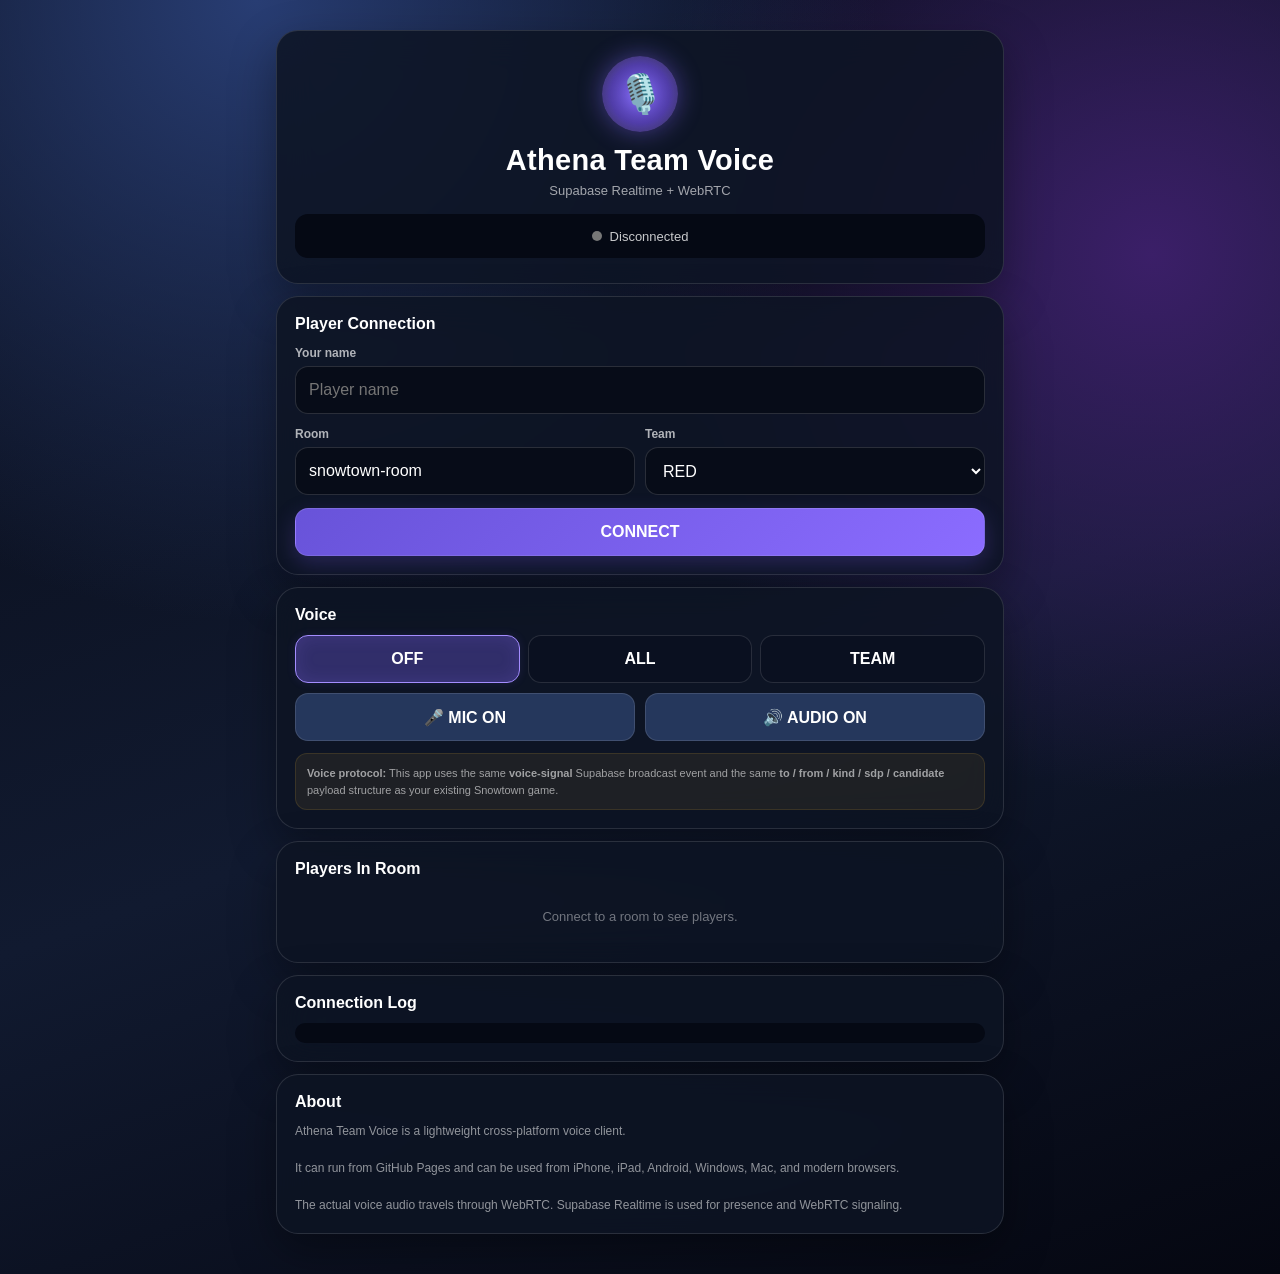
<file: teamvoice.html>
<!DOCTYPE html>
<html lang="en">
<head>
<meta charset="UTF-8">
<meta name="viewport"
      content="width=device-width,initial-scale=1,maximum-scale=1,user-scalable=no,viewport-fit=cover">
<meta name="theme-color" content="#080b16">
<meta name="apple-mobile-web-app-capable" content="yes">
<meta name="apple-mobile-web-app-status-bar-style" content="black-translucent">
<title>Athena Team Voice</title>
<style>
*{
  box-sizing:border-box;
  -webkit-tap-highlight-color:transparent;
}
html,
body{
  margin:0;
  width:100%;
  min-height:100%;
  background:#060914;
  color:#fff;
  font-family:-apple-system,BlinkMacSystemFont,"Segoe UI",Roboto,Arial,sans-serif;
}
body{
  min-height:100vh;
  min-height:100dvh;
  overflow-x:hidden;
  background:
    radial-gradient(circle at 20% 0%,#283d73 0%,transparent 38%),
    radial-gradient(circle at 90% 20%,#3b1f68 0%,transparent 35%),
    linear-gradient(160deg,#080b16,#111a30 55%,#050711);
}
button,
input,
select{
  font:inherit;
}
button{
  touch-action:manipulation;
}
.app{
  width:100%;
  max-width:760px;
  margin:0 auto;
  padding:
    calc(18px + env(safe-area-inset-top))
    16px
    calc(28px + env(safe-area-inset-bottom));
}
.card{
  margin:12px 0;
  padding:18px;
  border-radius:22px;
  border:1px solid rgba(255,255,255,.12);
  background:rgba(13,20,36,.86);
  box-shadow:0 18px 45px rgba(0,0,0,.35);
  backdrop-filter:blur(18px);
  -webkit-backdrop-filter:blur(18px);
}
.header{
  text-align:center;
  padding:25px 18px;
}
.logo{
  width:76px;
  height:76px;
  margin:0 auto 12px;
  border-radius:50%;
  display:flex;
  align-items:center;
  justify-content:center;
  font-size:38px;
  background:
    radial-gradient(circle,#8d75ff,#4935a5 55%,#16152e);
  box-shadow:
    0 0 25px rgba(133,105,255,.45),
    inset 0 0 25px rgba(255,255,255,.15);
}
h1{
  margin:0;
  font-size:29px;
  letter-spacing:.3px;
}
.subtitle{
  margin-top:6px;
  color:rgba(255,255,255,.62);
  font-size:13px;
}
label{
  display:block;
  margin:13px 0 6px;
  color:rgba(255,255,255,.68);
  font-size:12px;
  font-weight:600;
}
input,
select{
  width:100%;
  height:48px;
  padding:0 13px;
  color:#fff;
  background:#070c18;
  border:1px solid rgba(255,255,255,.14);
  border-radius:13px;
  outline:none;
}
input:focus,
select:focus{
  border-color:#9c82ff;
  box-shadow:0 0 0 2px rgba(156,130,255,.15);
}
.row{
  display:grid;
  grid-template-columns:1fr 1fr;
  gap:10px;
}
button{
  width:100%;
  min-height:48px;
  border:1px solid rgba(255,255,255,.12);
  border-radius:13px;
  background:#25375c;
  color:#fff;
  font-weight:800;
  cursor:pointer;
}
button:active{
  transform:scale(.985);
}
.primary{
  margin-top:13px;
  background:linear-gradient(135deg,#6853d9,#8b6cff);
  box-shadow:0 8px 22px rgba(111,82,220,.28);
}
.status{
  display:flex;
  align-items:center;
  justify-content:center;
  gap:8px;
  min-height:44px;
  padding:10px 12px;
  margin-top:16px;
  border-radius:13px;
  background:#050914;
  color:rgba(255,255,255,.78);
  font-size:13px;
}
.statusDot{
  width:10px;
  height:10px;
  flex:none;
  border-radius:50%;
  background:#777;
}
.statusDot.online{
  background:#45e69b;
  box-shadow:0 0 10px rgba(69,230,155,.7);
}
.statusDot.error{
  background:#ff5964;
  box-shadow:0 0 10px rgba(255,89,100,.65);
}
.sectionTitle{
  margin-bottom:11px;
  font-size:16px;
  font-weight:800;
}
.modeGrid{
  display:grid;
  grid-template-columns:repeat(3,1fr);
  gap:8px;
}
.modeButton{
  background:#0a1020;
}
.modeButton.active{
  background:rgba(129,99,255,.32);
  border-color:#a48dff;
  box-shadow:
    inset 0 0 18px rgba(145,112,255,.16),
    0 0 10px rgba(125,93,255,.12);
}
.controlGrid{
  display:grid;
  grid-template-columns:1fr 1fr;
  gap:10px;
  margin-top:10px;
}
.memberList{
  display:grid;
  gap:8px;
}
.member{
  display:flex;
  align-items:center;
  justify-content:space-between;
  min-height:48px;
  padding:9px 12px;
  border-radius:13px;
  background:#070d1a;
  border:1px solid rgba(255,255,255,.07);
}
.memberName{
  display:flex;
  align-items:center;
  gap:8px;
  min-width:0;
}
.memberName span{
  overflow:hidden;
  text-overflow:ellipsis;
  white-space:nowrap;
}
.memberTeam{
  flex:none;
  font-size:10px;
  font-weight:900;
  opacity:.65;
}
.empty{
  padding:20px 10px;
  text-align:center;
  color:rgba(255,255,255,.42);
  font-size:13px;
}
.log{
  max-height:180px;
  overflow:auto;
  white-space:pre-wrap;
  word-break:break-word;
  padding:10px;
  border-radius:12px;
  background:#050914;
  color:rgba(255,255,255,.62);
  font-family:ui-monospace,SFMono-Regular,Menlo,monospace;
  font-size:11px;
  line-height:1.5;
}
.info{
  color:rgba(255,255,255,.55);
  font-size:12px;
  line-height:1.55;
}
.warning{
  margin-top:12px;
  padding:11px;
  border-radius:12px;
  background:rgba(255,190,60,.07);
  border:1px solid rgba(255,190,60,.13);
  color:rgba(255,255,255,.58);
  font-size:11px;
  line-height:1.5;
}
.hidden{
  display:none!important;
}
@media(max-width:520px){
  .row{
    grid-template-columns:1fr;
  }
  .modeGrid{
    grid-template-columns:1fr;
  }
  .controlGrid{
    grid-template-columns:1fr;
  }
  h1{
    font-size:25px;
  }
}
</style>
</head>
<body>
<div class="app">
  <div class="card header">
<div class="logo">🎙️</div>
<h1>Athena Team Voice</h1>
<div class="subtitle">
  Supabase Realtime + WebRTC
</div>
<div class="status">
  <span id="statusDot" class="statusDot"></span>
  <span id="statusText">Disconnected</span>
</div>
  </div>
  <div class="card">
<div class="sectionTitle">
  Player Connection
</div>
<label for="name">
  Your name
</label>
<input
  id="name"
  maxlength="32"
  autocomplete="nickname"
  placeholder="Player name"
>
<div class="row">
  <div>
    <label for="room">
      Room
    </label>
    <input
      id="room"
      value="snowtown-room"
      spellcheck="false"
    >
  </div>
  <div>
    <label for="team">
      Team
    </label>
    <select id="team">
      <option value="red">RED</option>
      <option value="blue">BLUE</option>
    </select>
  </div>
</div>
<button
  id="connectButton"
  class="primary">
  CONNECT
</button>
  </div>
  <div class="card">
<div class="sectionTitle">
  Voice
</div>
<div class="modeGrid">
  <button
    id="voiceOff"
    class="modeButton active">
    OFF
  </button>
  <button
    id="voiceAll"
    class="modeButton">
    ALL
  </button>
  <button
    id="voiceTeam"
    class="modeButton">
    TEAM
  </button>
</div>
<div class="controlGrid">
  <button id="micButton">
    🎤 MIC ON
  </button>
  <button id="audioButton">
    🔊 AUDIO ON
  </button>
</div>
<div class="warning">
  <b>Voice protocol:</b>
  This app uses the same
  <b>voice-signal</b>
  Supabase broadcast event and the same
  <b>to / from / kind / sdp / candidate</b>
  payload structure as your existing Snowtown game.
</div>
  </div>
  <div class="card">
<div class="sectionTitle">
  Players In Room
</div>
<div
  id="memberList"
  class="memberList">
  <div class="empty">
    Connect to a room to see players.
  </div>
</div>
  </div>
  <div class="card">
<div class="sectionTitle">
  Connection Log
</div>
<div
  id="log"
  class="log"></div>
  </div>
  <div class="card">
<div class="sectionTitle">
  About
</div>
<div class="info">
  Athena Team Voice is a lightweight
  cross-platform voice client.
  <br><br>
  It can run from GitHub Pages and can
  be used from iPhone, iPad, Android,
  Windows, Mac, and modern browsers.
  <br><br>
  The actual voice audio travels through
  WebRTC. Supabase Realtime is used for
  presence and WebRTC signaling.
</div>
  </div>
</div>
<script type="module">
/* ============================================================
   SUPABASE
   ============================================================ */
import {
  createClient
} from "https://esm.sh/@supabase/supabase-js@2";
const SUPABASE_URL =
  "https://nojfmikjykgcladaoktu.supabase.co";
const SUPABASE_KEY =
  "sb_publishable_KrN0SsJXG3hHUoMHDcv2ww_7jMGQ9PV";
const supabase =
  createClient(
    SUPABASE_URL,
    SUPABASE_KEY,
    {
      realtime:{
        params:{
          eventsPerSecond:30
        }
      }
    }
  );
/* ============================================================
   WEBRTC ICE
   SAME BASIC SETUP AS YOUR GAME
   ============================================================ */
const VOICE_ICE_SERVERS = [
  {
    urls:"stun:stun.l.google.com:19302"
  },
  {
    urls:"stun:stun1.l.google.com:19302"
  }
];
/* ============================================================
   LOCAL ID
   ============================================================ */
const localID =
  crypto.randomUUID();
let persistentPID =
  localStorage.getItem("snow_pid");
if(!persistentPID){
  persistentPID =
    crypto.randomUUID();
  localStorage.setItem(
    "snow_pid",
    persistentPID
  );
}
/* ============================================================
   STATE
   ============================================================ */
let channel = null;
let voiceMode = "off";
let localVoiceStream = null;
let muted = false;
let deafened = false;
let connected = false;
/*
   id ->
   {
      pc,
      audioEl,
      makingOffer
   }
*/
const voicePeers = {};
/*
   Remote presence:
   id ->
   {
      id,
      pid,
      name,
      char,
      team
   }
*/
const remote = {};
/* ============================================================
   DOM
   ============================================================ */
const nameInput =
  document.getElementById("name");
const roomInput =
  document.getElementById("room");
const teamSelect =
  document.getElementById("team");
const connectButton =
  document.getElementById("connectButton");
const statusText =
  document.getElementById("statusText");
const statusDot =
  document.getElementById("statusDot");
const memberList =
  document.getElementById("memberList");
const logBox =
  document.getElementById("log");
const voiceOff =
  document.getElementById("voiceOff");
const voiceAll =
  document.getElementById("voiceAll");
const voiceTeam =
  document.getElementById("voiceTeam");
const micButton =
  document.getElementById("micButton");
const audioButton =
  document.getElementById("audioButton");
/* ============================================================
   LOG
   ============================================================ */
function log(message){
  const time =
    new Date().toLocaleTimeString();
  logBox.textContent +=
    "[" +
    time +
    "] " +
    message +
    "\n";
  logBox.scrollTop =
    logBox.scrollHeight;
}
/* ============================================================
   STATUS
   ============================================================ */
function setStatus(
  message,
  online=false,
  error=false
){
  statusText.textContent =
    message;
  statusDot.className =
    "statusDot";
  if(online){
    statusDot.classList.add(
      "online"
    );
  }
  if(error){
    statusDot.classList.add(
      "error"
    );
  }
}
/* ============================================================
   ESCAPE HTML
   ============================================================ */
function escapeHTML(value){
  return String(value)
    .replace(
      /[&<>"']/g,
      function(char){
        return {
          "&":"&amp;",
          "<":"&lt;",
          ">":"&gt;",
          '"':"&quot;",
          "'":"&#039;"
        }[char];
      }
    );
}
/* ============================================================
   RENDER PLAYERS
   ============================================================ */
function renderPlayers(){
  memberList.innerHTML = "";
  const players =
    Object.values(remote);
  if(players.length === 0){
    memberList.innerHTML =
      '<div class="empty">No other players are currently connected.</div>';
    return;
  }
  players.forEach(
    function(player){
      const div =
        document.createElement("div");
      div.className =
        "member";
      const left =
        document.createElement("div");
      left.className =
        "memberName";
      const icon =
        document.createElement("span");
      icon.textContent =
        "👤";
      const name =
        document.createElement("span");
      name.textContent =
        player.name || "Player";
      left.appendChild(icon);
      left.appendChild(name);
      const team =
        document.createElement("div");
      team.className =
        "memberTeam";
      team.textContent =
        String(
          player.team || ""
        ).toUpperCase();
      div.appendChild(left);
      div.appendChild(team);
      memberList.appendChild(div);
    }
  );
}
/* ============================================================
   VOICE ELIGIBILITY
   SAME LOGIC AS GAME
   ============================================================ */
function voiceEligible(id){
  const r =
    remote[id];
  if(!r){
    return false;
  }
  if(voiceMode === "off"){
    return false;
  }
  if(
    voiceMode === "team" &&
    teamSelect.value === r.team
  ){
    return true;
  }
  if(voiceMode === "team"){
    return false;
  }
  return true;
}
/* ============================================================
   MICROPHONE
   ============================================================ */
async function ensureLocalVoiceStream(){
  if(localVoiceStream){
    return localVoiceStream;
  }
  if(
    !navigator.mediaDevices ||
    !navigator.mediaDevices.getUserMedia
  ){
    throw new Error(
      "This browser does not provide microphone access."
    );
  }
  localVoiceStream =
    await navigator.mediaDevices.getUserMedia({
      audio:true,
      video:false
    });
  localVoiceStream
    .getAudioTracks()
    .forEach(
      function(track){
        track.enabled =
          !muted;
      }
    );
  return localVoiceStream;
}
/* ============================================================
   CLOSE PEER
   ============================================================ */
function closeVoicePeer(id){
  const voice =
    voicePeers[id];
  if(!voice){
    return;
  }
  try{
    voice.pc.close();
  }catch(error){}
  if(voice.audioEl){
    try{
      voice.audioEl.srcObject =
        null;
    }catch(error){}
    try{
      voice.audioEl.remove();
    }catch(error){}
  }
  delete voicePeers[id];
}
/* ============================================================
   CREATE WEBRTC PEER
   SAME PROTOCOL AS GAME
   ============================================================ */
function createVoicePeer(
  id,
  isInitiator
){
  if(voicePeers[id]){
    return voicePeers[id];
  }
  const pc =
    new RTCPeerConnection({
      iceServers:
        VOICE_ICE_SERVERS
    });
  const voice = {
    pc:pc,
    audioEl:null,
    makingOffer:false
  };
  voicePeers[id] =
    voice;
  /*
    Add our microphone
  */
  if(localVoiceStream){
    localVoiceStream
      .getTracks()
      .forEach(
        function(track){
          pc.addTrack(
            track,
            localVoiceStream
          );
        }
      );
  }
  /* ==========================================================
     ICE
     ========================================================== */
  pc.onicecandidate =
    function(event){
      if(!event.candidate){
        return;
      }
      if(!channel){
        return;
      }
      channel.send({
        type:"broadcast",
        event:"voice-signal",
        payload:{
          to:id,
          from:localID,
          kind:"ice",
          candidate:
            event.candidate.toJSON()
        }
      });
    };
  /* ==========================================================
     REMOTE AUDIO
     ========================================================== */
  pc.ontrack =
    function(event){
      if(deafened){
        return;
      }
      let audioEl =
        voice.audioEl;
      if(!audioEl){
        audioEl =
          document.createElement(
            "audio"
          );
        audioEl.autoplay =
          true;
        audioEl.playsInline =
          true;
        audioEl.style.display =
          "none";
        document.body.appendChild(
          audioEl
        );
        voice.audioEl =
          audioEl;
      }
      audioEl.srcObject =
        event.streams[0];
      audioEl.muted =
        deafened;
      audioEl.play()
        .catch(
          function(){
            /*
              Some browsers wait for
              user interaction before
              allowing playback.
            */
          }
        );
    };
  /* ==========================================================
     CONNECTION STATE
     ========================================================== */
  pc.onconnectionstatechange =
    function(){
      if(
        pc.connectionState ===
        "failed"
      ){
        log(
          "Voice connection failed: " +
          id
        );
        closeVoicePeer(id);
      }
      if(
        pc.connectionState ===
        "closed"
      ){
        closeVoicePeer(id);
      }
    };
  /* ==========================================================
     INITIATOR
     ========================================================== */
  if(isInitiator){
    (async function(){
      try{
        voice.makingOffer =
          true;
        const offer =
          await pc.createOffer();
        await pc.setLocalDescription(
          offer
        );
        if(!channel){
          return;
        }
        channel.send({
          type:"broadcast",
          event:"voice-signal",
          payload:{
            to:id,
            from:localID,
            kind:"offer",
            sdp:
              pc.localDescription
          }
        });
      }catch(error){
        log(
          "Voice offer failed: " +
          (
            error &&
            error.message
              ? error.message
              : error
          )
        );
      }finally{
        voice.makingOffer =
          false;
      }
    })();
  }
  return voice;
}
/* ============================================================
   UPDATE VOICE CONNECTIONS
   SAME LOWER-ID INITIATOR RULE AS GAME
   ============================================================ */
function updateVoiceConnections(){
  if(!channel){
    return;
  }
  for(
    const id in remote
  ){
    const shouldConnect =
      voiceEligible(id);
    const alreadyConnected =
      !!voicePeers[id];
    if(
      shouldConnect &&
      !alreadyConnected
    ){
      /*
        Only the lexicographically
        lower ID creates the offer.
      */
      createVoicePeer(
        id,
        localID < id
      );
    }
    else if(
      !shouldConnect &&
      alreadyConnected
    ){
      closeVoicePeer(id);
    }
  }
}
/* ============================================================
   SET VOICE MODE
   ============================================================ */
async function setVoiceMode(mode){
  if(!channel){
    log(
      "Connect to a room first."
    );
    return;
  }
  if(mode !== "off"){
    try{
      await ensureLocalVoiceStream();
    }catch(error){
      log(
        "Microphone permission denied or unavailable."
      );
      return;
    }
  }
  voiceMode =
    mode;
  voiceOff.classList.toggle(
    "active",
    mode === "off"
  );
  voiceAll.classList.toggle(
    "active",
    mode === "all"
  );
  voiceTeam.classList.toggle(
    "active",
    mode === "team"
  );
  if(mode === "off"){
    for(
      const id in voicePeers
    ){
      closeVoicePeer(id);
    }
    if(localVoiceStream){
      localVoiceStream
        .getTracks()
        .forEach(
          function(track){
            track.stop();
          }
        );
      localVoiceStream =
        null;
    }
    log(
      "Voice OFF"
    );
  }
  else{
    log(
      "Voice " +
      mode.toUpperCase()
    );
    updateVoiceConnections();
  }
}
/* ============================================================
   MUTE
   ============================================================ */
micButton.onclick =
  async function(){
    if(!localVoiceStream){
      try{
        await ensureLocalVoiceStream();
      }catch(error){
        log(
          "Unable to access microphone."
        );
        return;
      }
    }
    muted =
      !muted;
    localVoiceStream
      .getAudioTracks()
      .forEach(
        function(track){
          track.enabled =
            !muted;
        }
      );
    micButton.textContent =
      muted
        ? "🔇 MIC MUTED"
        : "🎤 MIC ON";
    log(
      muted
        ? "Microphone muted."
        : "Microphone unmuted."
    );
  };
/* ============================================================
   DEAFEN
   ============================================================ */
audioButton.onclick =
  function(){
    deafened =
      !deafened;
    for(
      const id in voicePeers
    ){
      const voice =
        voicePeers[id];
      if(voice.audioEl){
        voice.audioEl.muted =
          deafened;
      }
    }
    audioButton.textContent =
      deafened
        ? "🔇 AUDIO DEAFENED"
        : "🔊 AUDIO ON";
    log(
      deafened
        ? "Remote audio muted."
        : "Remote audio enabled."
    );
  };
/* ============================================================
   VOICE BUTTONS
   ============================================================ */
voiceOff.onclick =
  function(){
    setVoiceMode("off");
  };
voiceAll.onclick =
  function(){
    setVoiceMode("all");
  };
voiceTeam.onclick =
  function(){
    setVoiceMode("team");
  };
/* ============================================================
   TEAM CHANGE
   ============================================================ */
teamSelect.onchange =
  async function(){
    if(!channel){
      return;
    }
    try{
      await channel.track({
        id:localID,
        pid:persistentPID,
        name:
          nameInput.value.trim()
          || "Player",
        char:"voice-app",
        team:
          teamSelect.value
      });
      updateVoiceConnections();
    }catch(error){
      log(
        "Unable to update team."
      );
    }
  };
/* ============================================================
   NAME CHANGE
   ============================================================ */
nameInput.addEventListener(
  "change",
  async function(){
    if(!channel){
      return;
    }
    try{
      await channel.track({
        id:localID,
        pid:persistentPID,
        name:
          nameInput.value.trim()
          || "Player",
        char:"voice-app",
        team:
          teamSelect.value
      });
    }catch(error){}
  }
);
/* ============================================================
   CONNECT
   ============================================================ */
connectButton.onclick =
  async function(){
    /*
      Close previous channel.
    */
    if(channel){
      try{
        await channel.unsubscribe();
      }catch(error){}
      channel =
        null;
    }
    /*
      Close old voice peers.
    */
    Object.keys(
      voicePeers
    ).forEach(
      closeVoicePeer
    );
    /*
      Clear remote list.
    */
    Object.keys(remote)
      .forEach(
        function(id){
          delete remote[id];
        }
      );
    renderPlayers();
    /*
      Reset voice.
    */
    voiceMode =
      "off";
    voiceOff.classList.add(
      "active"
    );
    voiceAll.classList.remove(
      "active"
    );
    voiceTeam.classList.remove(
      "active"
    );
    if(localVoiceStream){
      localVoiceStream
        .getTracks()
        .forEach(
          function(track){
            track.stop();
          }
        );
      localVoiceStream =
        null;
    }
    const room =
      roomInput.value.trim()
      || "snowtown-room";
    const playerName =
      nameInput.value.trim()
      || "Player";
    /*
      EXACT SAME CHANNEL STRUCTURE
      USED BY YOUR GAME.
    */
    channel =
      supabase.channel(
        room,
        {
          config:{
            broadcast:{
              self:true
            },
            presence:{
              key:localID
            }
          }
        }
      );
    /* ========================================================
       VOICE SIGNALING
       SAME EVENT NAME AS GAME
       ======================================================== */
    channel.on(
      "broadcast",
      {
        event:"voice-signal"
      },
      async function({
        payload
      }){
        if(
          !payload ||
          payload.to !== localID
        ){
          return;
        }
        const fromId =
          payload.from;
        /*
          OFFER
        */
        if(
          payload.kind ===
          "offer"
        ){
          try{
            await ensureLocalVoiceStream();
          }catch(error){
            return;
          }
          const voice =
            createVoicePeer(
              fromId,
              false
            );
          try{
            await voice.pc
              .setRemoteDescription(
                new RTCSessionDescription(
                  payload.sdp
                )
              );
            const answer =
              await voice.pc.createAnswer();
            await voice.pc
              .setLocalDescription(
                answer
              );
            channel.send({
              type:"broadcast",
              event:"voice-signal",
              payload:{
                to:fromId,
                from:localID,
                kind:"answer",
                sdp:
                  voice.pc.localDescription
              }
            });
          }catch(error){
            log(
              "Voice answer failed: " +
              (
                error.message ||
                error
              )
            );
          }
        }
        /*
          ANSWER
        */
        else if(
          payload.kind ===
          "answer"
        ){
          const voice =
            voicePeers[fromId];
          if(voice){
            voice.pc
              .setRemoteDescription(
                new RTCSessionDescription(
                  payload.sdp
                )
              )
              .catch(
                function(error){
                  log(
                    "Voice remote description failed: " +
                    error.message
                  );
                }
              );
          }
        }
        /*
          ICE
        */
        else if(
          payload.kind ===
          "ice"
        ){
          const voice =
            voicePeers[fromId];
          if(
            voice &&
            payload.candidate
          ){
            voice.pc
              .addIceCandidate(
                new RTCIceCandidate(
                  payload.candidate
                )
              )
              .catch(
                function(){}
              );
          }
        }
      }
    );
    /* ========================================================
       PRESENCE SYNC
       ======================================================== */
    channel.on(
      "presence",
      {
        event:"sync"
      },
      function(){
        const state =
          channel.presenceState();
        /*
          Rebuild remote list.
        */
        Object.keys(remote)
          .forEach(
            function(id){
              delete remote[id];
            }
          );
        for(
          const id in state
        ){
          if(
            id === localID
          ){
            continue;
          }
          const entries =
            state[id];
          if(
            !entries ||
            !entries.length
          ){
            continue;
          }
          const player =
            entries[0];
          remote[id] =
            {
              id:id,
              pid:
                player.pid,
              name:
                player.name ||
                "Player",
              char:
                player.char ||
                "voice-app",
              team:
                player.team ||
                "red"
            };
        }
        renderPlayers();
        updateVoiceConnections();
      }
    );
    /* ========================================================
       PRESENCE LEAVE
       ======================================================== */
    channel.on(
      "presence",
      {
        event:"leave"
      },
      function(){
        const state =
          channel.presenceState();
        Object.keys(remote)
          .forEach(
            function(id){
              if(!state[id]){
                closeVoicePeer(id);
                delete remote[id];
              }
            }
          );
        renderPlayers();
      }
    );
    /* ========================================================
       SUBSCRIBE
       ======================================================== */
    setStatus(
      "Connecting...",
      false,
      false
    );
    try{
      await channel.subscribe(
        async function(status){
          if(
            status ===
            "SUBSCRIBED"
          ){
            connected =
              true;
            setStatus(
              "Connected • " +
              room,
              true,
              false
            );
            connectButton.textContent =
              "CONNECTED";
            log(
              "Connected to room: " +
              room
            );
            /*
              SAME PRESENCE FIELDS AS GAME.
            */
            await channel.track({
              id:localID,
              pid:persistentPID,
              name:playerName,
              char:"voice-app",
              team:
                teamSelect.value
            });
            renderPlayers();
          }
          else if(
            status ===
            "CHANNEL_ERROR"
          ){
            connected =
              false;
            setStatus(
              "Channel error",
              false,
              true
            );
            connectButton.textContent =
              "CONNECT";
            log(
              "Supabase channel error."
            );
          }
          else if(
            status ===
            "TIMED_OUT"
          ){
            connected =
              false;
            setStatus(
              "Connection timed out",
              false,
              true
            );
            connectButton.textContent =
              "CONNECT";
            log(
              "Connection timed out."
            );
          }
          else if(
            status ===
            "CLOSED"
          ){
            connected =
              false;
            setStatus(
              "Disconnected",
              false,
              false
            );
            connectButton.textContent =
              "CONNECT";
          }
        }
      );
    }catch(error){
      connected =
        false;
      setStatus(
        "Connection failed",
        false,
        true
      );
      connectButton.textContent =
        "CONNECT";
      log(
        "Connection failed: " +
        (
          error.message ||
          error
        )
      );
    }
  };
/* ============================================================
   PAGE STARTUP
   ============================================================ */
const savedName =
  localStorage.getItem(
    "athena_voice_name"
  );
if(savedName){
  nameInput.value =
    savedName;
}
nameInput.addEventListener(
  "input",
  function(){
    localStorage.setItem(
      "athena_voice_name",
      nameInput.value
    );
  }
);
/* ============================================================
   SAFETY / CLEANUP
   ============================================================ */
window.addEventListener(
  "beforeunload",
  function(){
    Object.keys(
      voicePeers
    ).forEach(
      closeVoicePeer
    );
    if(localVoiceStream){
      localVoiceStream
        .getTracks()
        .forEach(
          function(track){
            track.stop();
          }
        );
    }
  }
);
/* ============================================================
   INITIAL MESSAGE
   ============================================================ */
log(
  "Athena Team Voice ready."
);
log(
  "Supabase + WebRTC voice protocol loaded."
);
log(
  "Room: snowtown-room"
);
</script>
</body>
</html>
</file>
